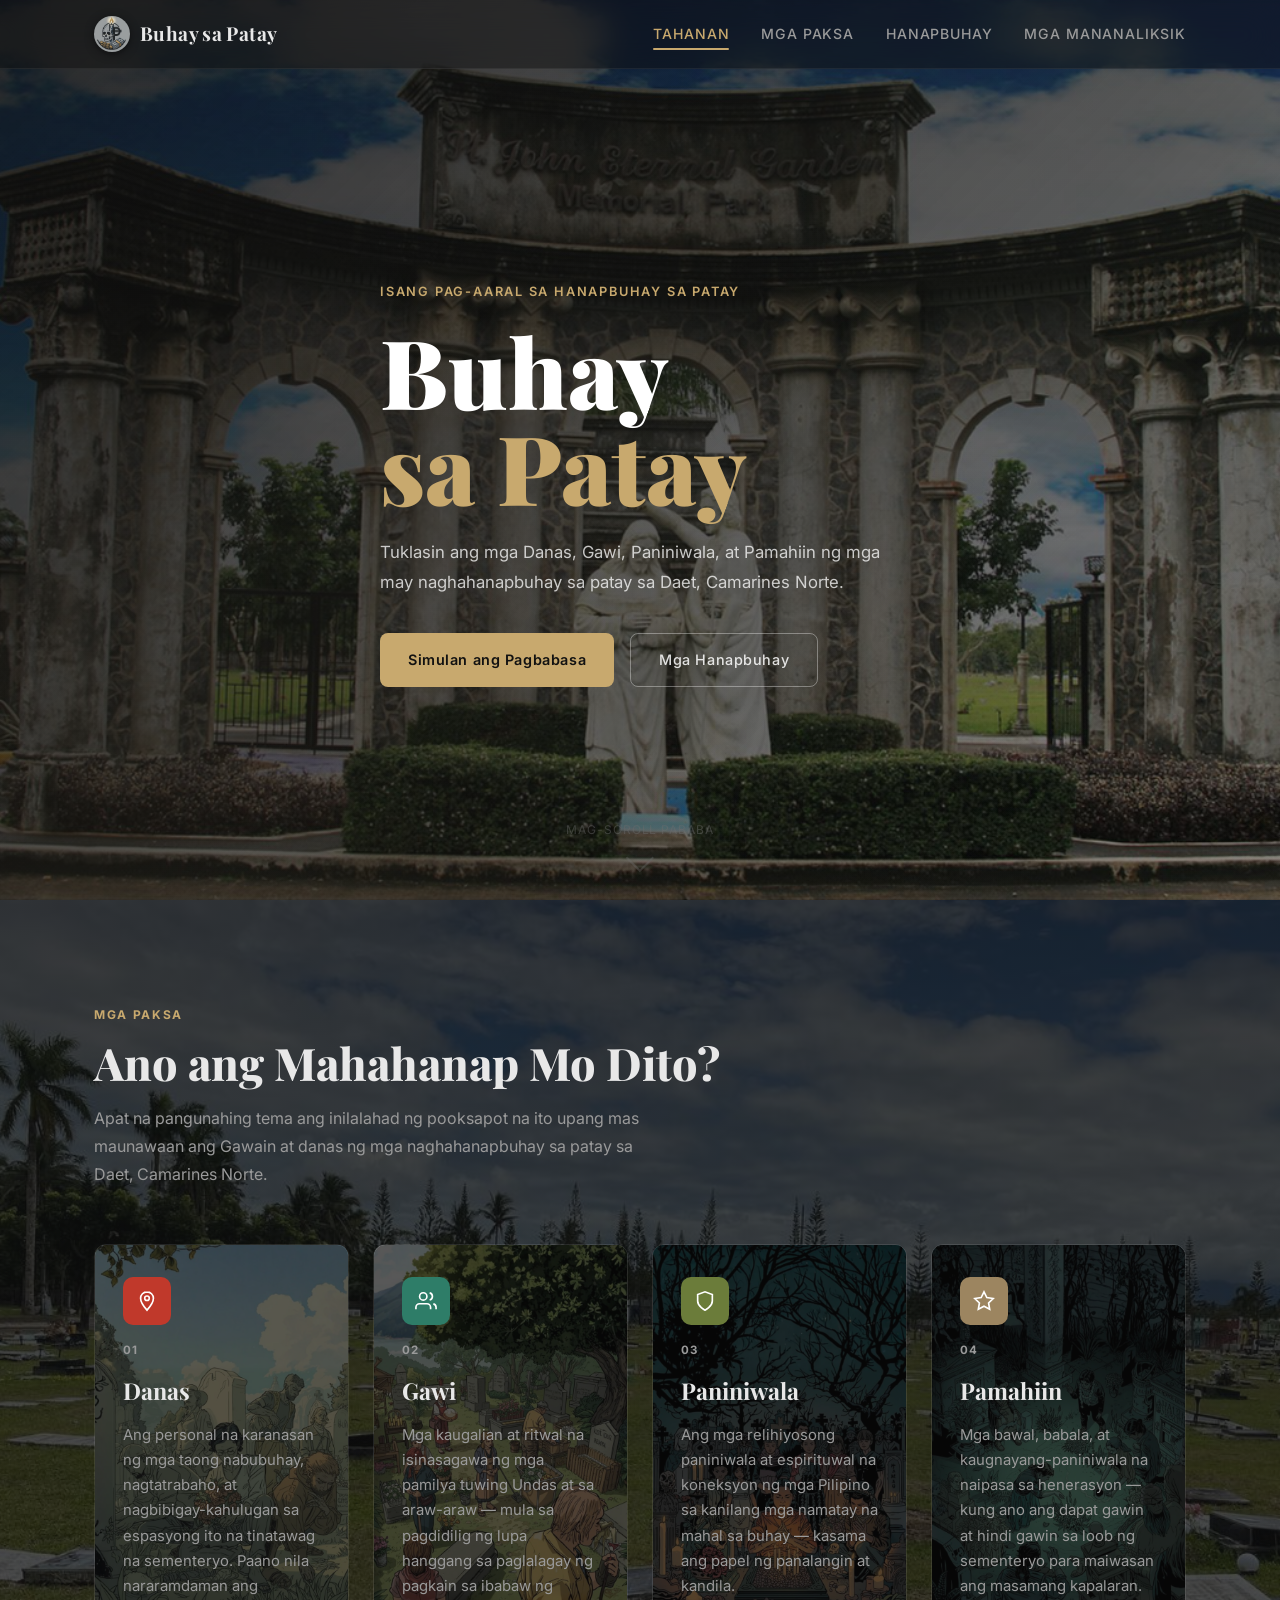
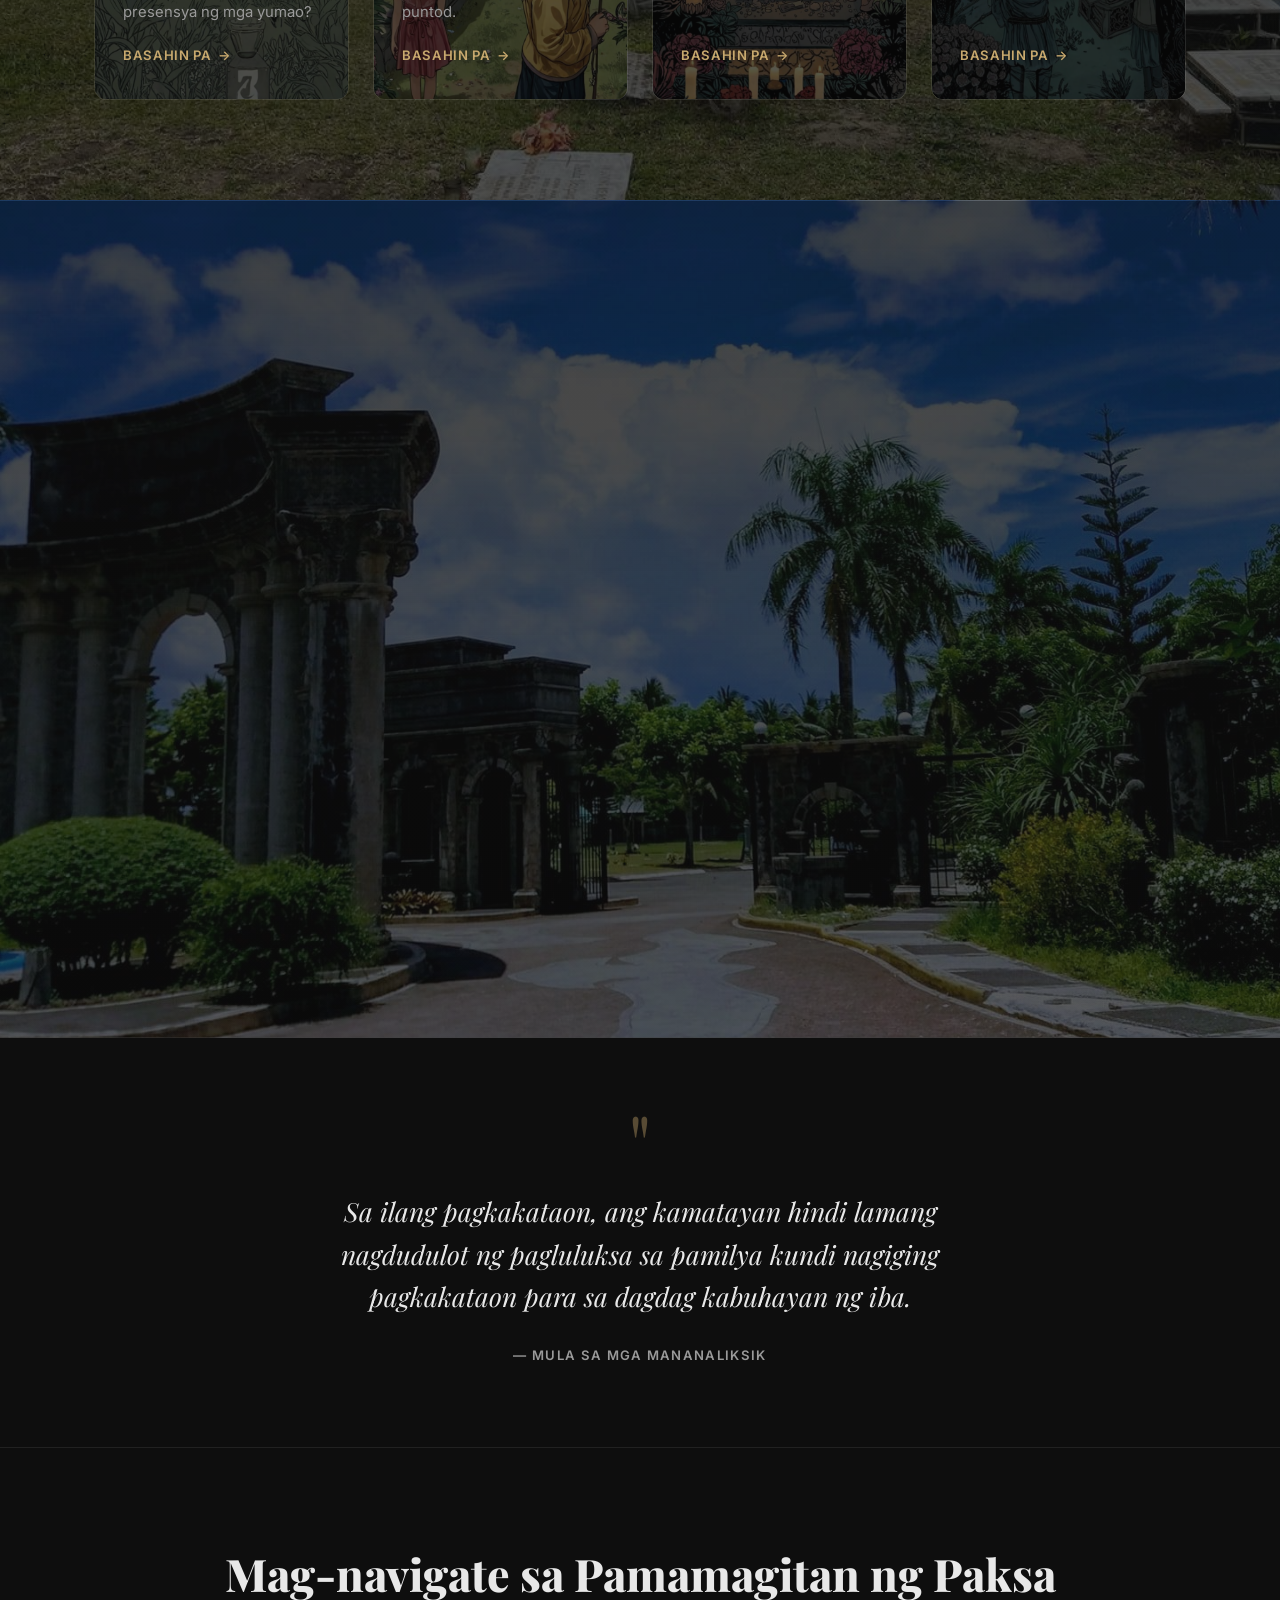
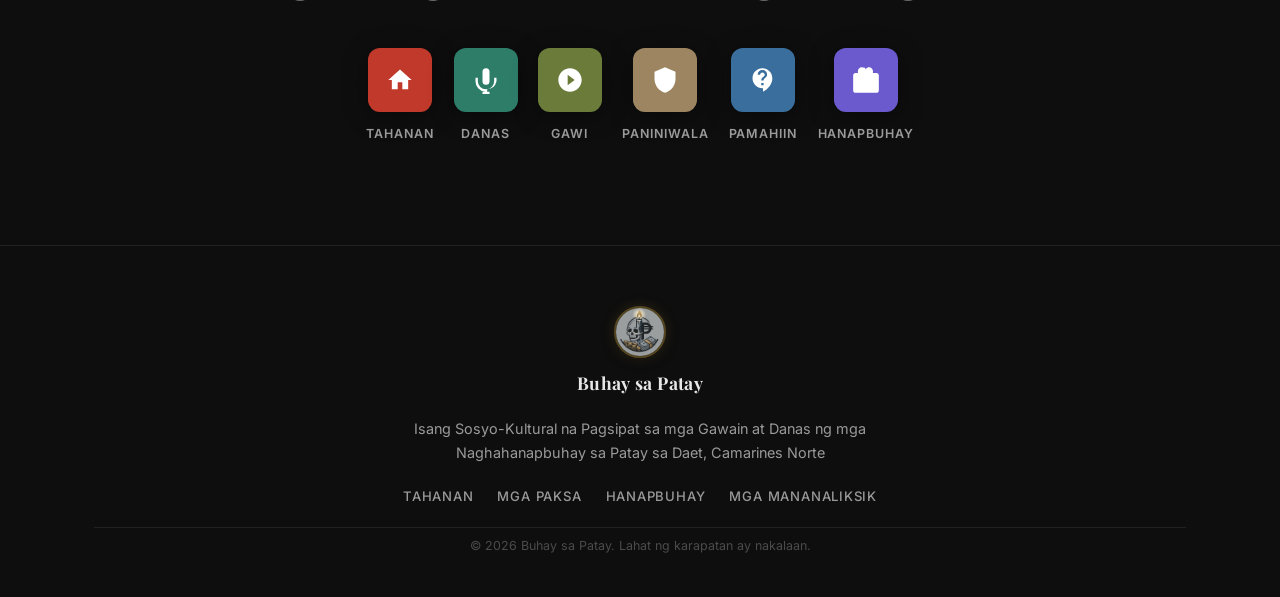
<file: index.html>
<!DOCTYPE html>
<html lang="fil" translate="no">
<head>
  <meta charset="UTF-8" />
  <meta name="google" content="notranslate" />
  <meta name="viewport" content="width=device-width, initial-scale=1.0" />
  <title>Buhay sa Patay</title>
  <link rel="icon" type="image/png" href="Assets/favicon_round.png">
  <link rel="preconnect" href="https://fonts.googleapis.com" />
  <link rel="preconnect" href="https://fonts.gstatic.com" crossorigin />
  <link href="https://fonts.googleapis.com/css2?family=Playfair+Display:wght@400;700;900&family=Inter:wght@300;400;500;600&display=swap" rel="stylesheet" />
  <link rel="stylesheet" href="style.css" />
</head>
<body>

  <!-- â”€â”€â”€ NAVBAR â”€â”€â”€ -->
  <header class="navbar">
    <div class="container nav-inner">
      <div class="brand">
        <img class="brand-icon" src="Assets/logo.png" alt="Logo">
        <span class="brand-text">Buhay sa Patay</span>
      </div>
      <nav class="nav-links">
        <a href="#home">Tahanan</a>
        <a href="#topics">Mga Paksa</a>
        <a href="#hanapbuhay">Hanapbuhay</a>
        <a href="mananaliksik.html">Mga Mananaliksik</a>
      </nav>
      <button class="hamburger" id="hamburger" aria-label="Toggle menu">
        <span></span><span></span><span></span>
      </button>
    </div>
    <div class="mobile-menu" id="mobileMenu"><div class="mobile-menu-inner"><div class="mobile-menu-inner">
      <a href="#home">Tahanan</a>
      <a href="#topics">Mga Paksa</a>
      <a href="#hanapbuhay">Hanapbuhay</a>
      <a href="mananaliksik.html">Mga Mananaliksik</a>
    </div>
  </header>

  <!-- â”€â”€â”€ HERO â”€â”€â”€ -->
  <section class="hero" id="home">
    <div class="hero-overlay"></div>
    <div class="container hero-content">
      <p class="hero-eyebrow">Isang Pag-aaral sa Hanapbuhay sa Patay</p>
      <h1 class="hero-title">Buhay<br /><span>sa Patay</span></h1>
      <p class="hero-desc">
        Tuklasin ang mga Danas, Gawi, Paniniwala, at Pamahiin ng mga 
        may naghahanapbuhay sa patay sa Daet, Camarines Norte.
      </p>
      <div class="hero-actions">
        <a href="#topics" class="btn-primary">Simulan ang Pagbabasa</a>
        <a href="#hanapbuhay" class="btn-ghost">Mga Hanapbuhay</a>
      </div>
    </div>
    <div class="hero-scroll-hint">
      <span>Mag-scroll pababa</span>
      <div class="scroll-arrow"></div>
    </div>
  </section>


  <!-- â”€â”€â”€ TOPICS SECTION â”€â”€â”€ -->
  <section class="topics" id="topics">
    <div class="container">
      <div class="section-label">Mga Paksa</div>
      <h2 class="section-title">Ano ang Mahahanap Mo Dito?</h2>
      <p class="section-sub">
        Apat na pangunahing tema ang inilalahad ng pooksapot na ito upang mas maunawaan ang 
        Gawain at danas ng mga naghahanapbuhay sa patay sa Daet, Camarines Norte.
      </p>

      <div class="cards-grid">

        <!-- Card 1 -->
        <a class="card" id="danas" href="danas.html">
          <div class="card-icon-wrap card-icon-red">
            <svg viewBox="0 0 24 24" fill="none" stroke="currentColor" stroke-width="1.8"><path d="M12 2C8.13 2 5 5.13 5 9c0 5.25 7 13 7 13s7-7.75 7-13c0-3.87-3.13-7-7-7z"/><circle cx="12" cy="9" r="2.5"/></svg>
          </div>
          <span class="card-tag">01</span>
          <h3>Danas</h3>
          <p>
            Ang personal na karanasan ng mga taong nabubuhay, nagtatrabaho, at
            nagbibigay-kahulugan sa espasyong ito na tinatawag na sementeryo.
            Paano nila nararamdaman ang presensya ng mga yumao?
          </p>
          <span class="card-link">Basahin pa <span>→</span></span>
        </a>

        <!-- Card 2 -->
        <a class="card" id="gawi" href="gawi.html">
          <div class="card-icon-wrap card-icon-teal">
            <svg viewBox="0 0 24 24" fill="none" stroke="currentColor" stroke-width="1.8"><path d="M17 21v-2a4 4 0 0 0-4-4H5a4 4 0 0 0-4 4v2"/><circle cx="9" cy="7" r="4"/><path d="M23 21v-2a4 4 0 0 0-3-3.87"/><path d="M16 3.13a4 4 0 0 1 0 7.75"/></svg>
          </div>
          <span class="card-tag">02</span>
          <h3>Gawi</h3>
          <p>
            Mga kaugalian at ritwal na isinasagawa ng mga pamilya tuwing Undas
            at sa araw-araw — mula sa pagdidilig ng lupa hanggang sa paglalagay
            ng pagkain sa ibabaw ng puntod.
          </p>
          <span class="card-link">Basahin pa <span>→</span></span>
        </a>

        <!-- Card 3 -->
        <a class="card" id="paniniwala" href="paniniwala.html">
          <div class="card-icon-wrap card-icon-olive">
            <svg viewBox="0 0 24 24" fill="none" stroke="currentColor" stroke-width="1.8"><path d="M12 22s8-4 8-10V5l-8-3-8 3v7c0 6 8 10 8 10z"/></svg>
          </div>
          <span class="card-tag">03</span>
          <h3>Paniniwala</h3>
          <p>
            Ang mga relihiyosong paniniwala at espirituwal na koneksyon ng mga
            Pilipino sa kanilang mga namatay na mahal sa buhay — kasama ang
            papel ng panalangin at kandila.
          </p>
          <span class="card-link">Basahin pa <span>→</span></span>
        </a>

        <!-- Card 4 -->
        <a class="card" id="pamahiin" href="pamahiin.html">
          <div class="card-icon-wrap card-icon-tan">
            <svg viewBox="0 0 24 24" fill="none" stroke="currentColor" stroke-width="1.8"><polygon points="12 2 15.09 8.26 22 9.27 17 14.14 18.18 21.02 12 17.77 5.82 21.02 7 14.14 2 9.27 8.91 8.26 12 2"/></svg>
          </div>
          <span class="card-tag">04</span>
          <h3>Pamahiin</h3>
          <p>
            Mga bawal, babala, at kaugnayang-paniniwala na naipasa sa henerasyon
            — kung ano ang dapat gawin at hindi gawin sa loob ng sementeryo
            para maiwasan ang masamang kapalaran.
          </p>
          <span class="card-link">Basahin pa <span>→</span></span>
        </a>

      </div>
    </div>
  </section>

  <!-- â”€â”€â”€ HANAPBUHAY FEATURE SECTION â”€â”€â”€ -->
  <section class="feature-section" id="hanapbuhay">
    <div class="container feature-inner">
      <div class="feature-text">
        <div class="section-label light">Tampok na Paksa</div>
        <h2 class="section-title light">
          Mga Hanapbuhay<br />sa Patay
        </h2>
        <p class="feature-desc">
          Hindi lang lugar ng pagdadalamhati ang sementeryo. Para sa maraming
          Pilipino, ito ay lugar din ng ikinabubuhay. Alamin ang iba't ibang
          anyo ng kabuhayan na namumukat sa loob at paligid ng sementeryo —
          mula sa pagbebenta ng bulaklak, at kandila hanggang sa mga
          manggagawang nagkukumpuni ng mga puntod.
        </p>
        <div class="feature-highlights">
          <div class="highlight-item">
            <span class="highlight-dot"></span>
            <p>Mga nagbebenta ng kandila</p>
          </div>
          <div class="highlight-item">
            <span class="highlight-dot"></span>
            <p>Mga nagbebenta ng bulaklak</p>
          </div>
          <div class="highlight-item">
            <span class="highlight-dot"></span>
            <p>Mga gumagawa ng lapida</p>
          </div>
          <div class="highlight-item">
            <span class="highlight-dot"></span>
            <p>Paglilinis at pag-aalaga ng puntod</p>
          </div>
          <div class="highlight-item">
            <span class="highlight-dot"></span>
            <p>Gumagawa ng ataol o kabaong</p>
          </div>
          <div class="highlight-item">
            <span class="highlight-dot"></span>
            <p>Make-up artist ng patay</p>
          </div>
        </div>
        <a href="#" class="btn-primary">Tuklasin ang mga Kwento</a>
      </div>
      <div class="feature-gallery">
        <a href="kandila.html" class="gallery-card gallery-card-link">
          <div class="gallery-placeholder gp-3" style="background-image:linear-gradient(to top, rgba(0,0,0,0.65) 0%, rgba(0,0,0,0.15) 60%), url('Assets/hanapbuhay_kandilaa.jpg'); background-size:cover; background-position:top center;">
            <span>Nagbebenta ng Kandila →</span>
          </div>
        </a>
        <a href="bulaklak.html" class="gallery-card gallery-card-link">
          <div class="gallery-placeholder gp-1" style="background-image:linear-gradient(to top, rgba(0,0,0,0.65) 0%, rgba(0,0,0,0.15) 60%), url('Assets/hanapbuhay_bulaklak.jpg'); background-size:cover; background-position:top center;">
            <span>Nagbebenta ng Bulaklak →</span>
          </div>
        </a>
        <a href="lapida.html" class="gallery-card gallery-card-link">
          <div class="gallery-placeholder gp-2" style="background-image:linear-gradient(to top, rgba(0,0,0,0.65) 0%, rgba(0,0,0,0.15) 60%), url('Assets/hanapbuhay_lapida.jpg'); background-size:cover; background-position:top center;">
            <span>Gumagawa ng Lapida →</span>
          </div>
        </a>
        <a href="naglilinis.html" class="gallery-card gallery-card-link">
          <div class="gallery-placeholder gp-4" style="background-image:linear-gradient(to top, rgba(0,0,0,0.65) 0%, rgba(0,0,0,0.15) 60%), url('Assets/hanapbuhay_paglilinis.jpg'); background-size:cover; background-position:top center;">
            <span>Naglilinis ng Puntod →</span>
          </div>
        </a>
        <a href="ataol.html" class="gallery-card gallery-card-link">
          <div class="gallery-placeholder gp-5" style="background-image:linear-gradient(to top, rgba(0,0,0,0.65) 0%, rgba(0,0,0,0.15) 60%), url('Assets/hanapbuhay_ataol.jpg'); background-size:cover; background-position:top center;">
            <span>Gumagawa ng Ataol →</span>
          </div>
        </a>
        <a href="tagaganda.html" class="gallery-card gallery-card-link">
          <div class="gallery-placeholder gp-6" style="background-image:linear-gradient(to top, rgba(0,0,0,0.65) 0%, rgba(0,0,0,0.15) 60%), url('Assets/hanapbuhay_make-up_artist.jpg'); background-size:cover; background-position:top center;">
            <span>Make-up Artist ng Patay →</span>
          </div>
        </a>
      </div>
    </div>
  </section>

  <!-- â”€â”€â”€ QUOTE SECTION â”€â”€â”€ -->
  <section class="quote-section">
    <div class="container">
      <blockquote>
        <span class="quote-mark">"</span>
        <p>
          Sa ilang pagkakataon, ang kamatayan hindi lamang nagdudulot ng pagluluksa sa pamilya 
          kundi nagiging pagkakataon para sa dagdag kabuhayan ng iba.
        </p>
        <cite>— Mula sa mga Mananaliksik</cite>
      </blockquote>
    </div>
  </section>

  <!-- â”€â”€â”€ BOTTOM NAV / QUICK LINKS â”€â”€â”€ -->
  <section class="quick-nav">
    <div class="container">
      <h2 class="section-title center">Mag-navigate sa Pamamagitan ng Paksa</h2>
      <div class="qnav-grid">
        <a href="#home" class="qnav-item">
          <div class="qnav-icon qn-red">
            <svg viewBox="0 0 24 24" fill="currentColor"><path d="M10 20v-6h4v6h5v-8h3L12 3 2 12h3v8z"/></svg>
          </div>
          <span>Tahanan</span>
        </a>
        <a href="danas.html" class="qnav-item">
          <div class="qnav-icon qn-teal">
            <svg viewBox="0 0 24 24" fill="currentColor"><path d="M12 2a3 3 0 0 1 3 3v8a3 3 0 0 1-6 0V5a3 3 0 0 1 3-3z M19 10v3a7 7 0 0 1-14 0v-3H3v3a9 9 0 0 0 8 8.94V22H9v2h6v-2h-2v-2.06A9 9 0 0 0 21 13v-3h-2z" fill-rule="evenodd"/></svg>
          </div>
          <span>Danas</span>
        </a>
        <a href="gawi.html" class="qnav-item">
          <div class="qnav-icon qn-olive">
            <svg viewBox="0 0 24 24" fill="currentColor"><path d="M12 2C6.48 2 2 6.48 2 12s4.48 10 10 10 10-4.48 10-10S17.52 2 12 2zm-2 14.5v-9l6 4.5-6 4.5z"/></svg>
          </div>
          <span>Gawi</span>
        </a>
        <a href="paniniwala.html" class="qnav-item">
          <div class="qnav-icon qn-tan">
            <svg viewBox="0 0 24 24" fill="currentColor"><path d="M12 1L3 5v6c0 5.55 3.84 10.74 9 12 5.16-1.26 9-6.45 9-12V5l-9-4z"/></svg>
          </div>
          <span>Paniniwala</span>
        </a>
        <a href="pamahiin.html" class="qnav-item">
          <div class="qnav-icon qn-blue">
            <svg viewBox="0 0 24 24" fill="currentColor"><path d="M11.5 2C6.81 2 3 5.81 3 10.5S6.81 19 11.5 19h.5v3c4.86-2.34 8-7 8-11.5C20 5.81 16.19 2 11.5 2zm1 14.5h-2v-2h2v2zm0-4h-2c0-3.25 3-3 3-5 0-1.1-.9-2-2-2s-2 .9-2 2h-2c0-2.21 1.79-4 4-4s4 1.79 4 4c0 2.5-3 2.75-3 5z"/></svg>
          </div>
          <span>Pamahiin</span>
        </a>
        <a href="#hanapbuhay" class="qnav-item">
          <div class="qnav-icon qn-purple">
            <svg viewBox="0 0 24 24" fill="currentColor"><path d="M20 6h-2.18c.07-.44.18-.88.18-1.35C18 2.51 16.49 1 14.65 1c-1.11 0-2.05.56-2.72 1.41L12 3.24l-.93-1.83C10.41 1.56 9.46 1 8.35 1 6.52 1 5 2.51 5 4.65c0 .47.11.91.18 1.35H3c-1.1 0-2 .9-2 2v13c0 1.1.9 2 2 2h18c1.1 0 2-.9 2-2V8c0-1.1-.9-2-2-2z"/></svg>
          </div>
          <span>Hanapbuhay</span>
        </a>
      </div>
    </div>
  </section>

  <!-- â”€â”€â”€ FOOTER â”€â”€â”€ -->
  <footer class="footer">
    <div class="container footer-inner">
      <div class="footer-brand">
        <img class="brand-icon" src="Assets/logo.png" alt="Logo">
        <span class="brand-text">Buhay sa Patay</span>
      </div>
      <p class="footer-desc">Isang Sosyo-Kultural na Pagsipat sa mga Gawain at Danas ng mga Naghahanapbuhay sa Patay sa Daet, Camarines Norte</p>
      <div class="footer-links">
        <a href="#home">Tahanan</a>
        <a href="#topics">Mga Paksa</a>
        <a href="#hanapbuhay">Hanapbuhay</a>
        <a href="mananaliksik.html">Mga Mananaliksik</a>
      </div>
      <p class="footer-copy">© 2026 Buhay sa Patay. Lahat ng karapatan ay nakalaan.</p>
    </div>
  </footer>

  <script src="main.js"></script>
</body>
</html>
</file>
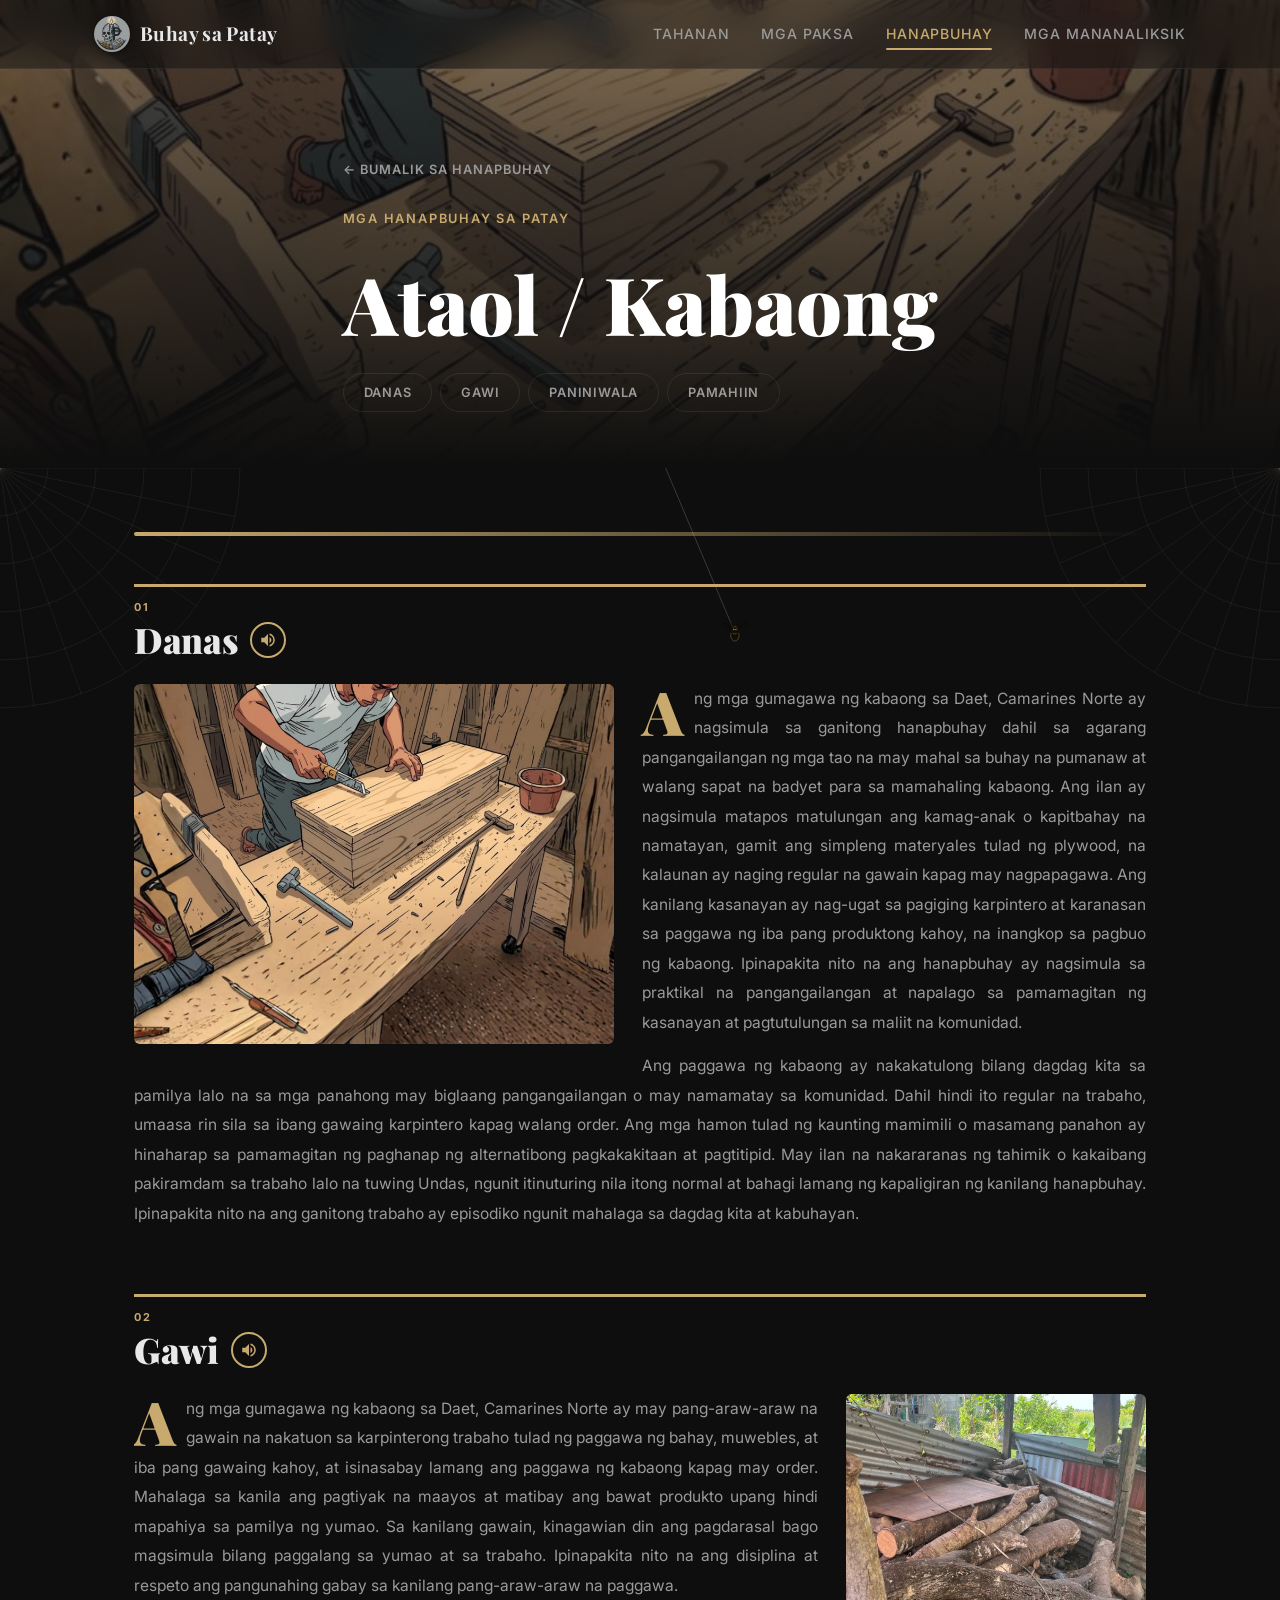
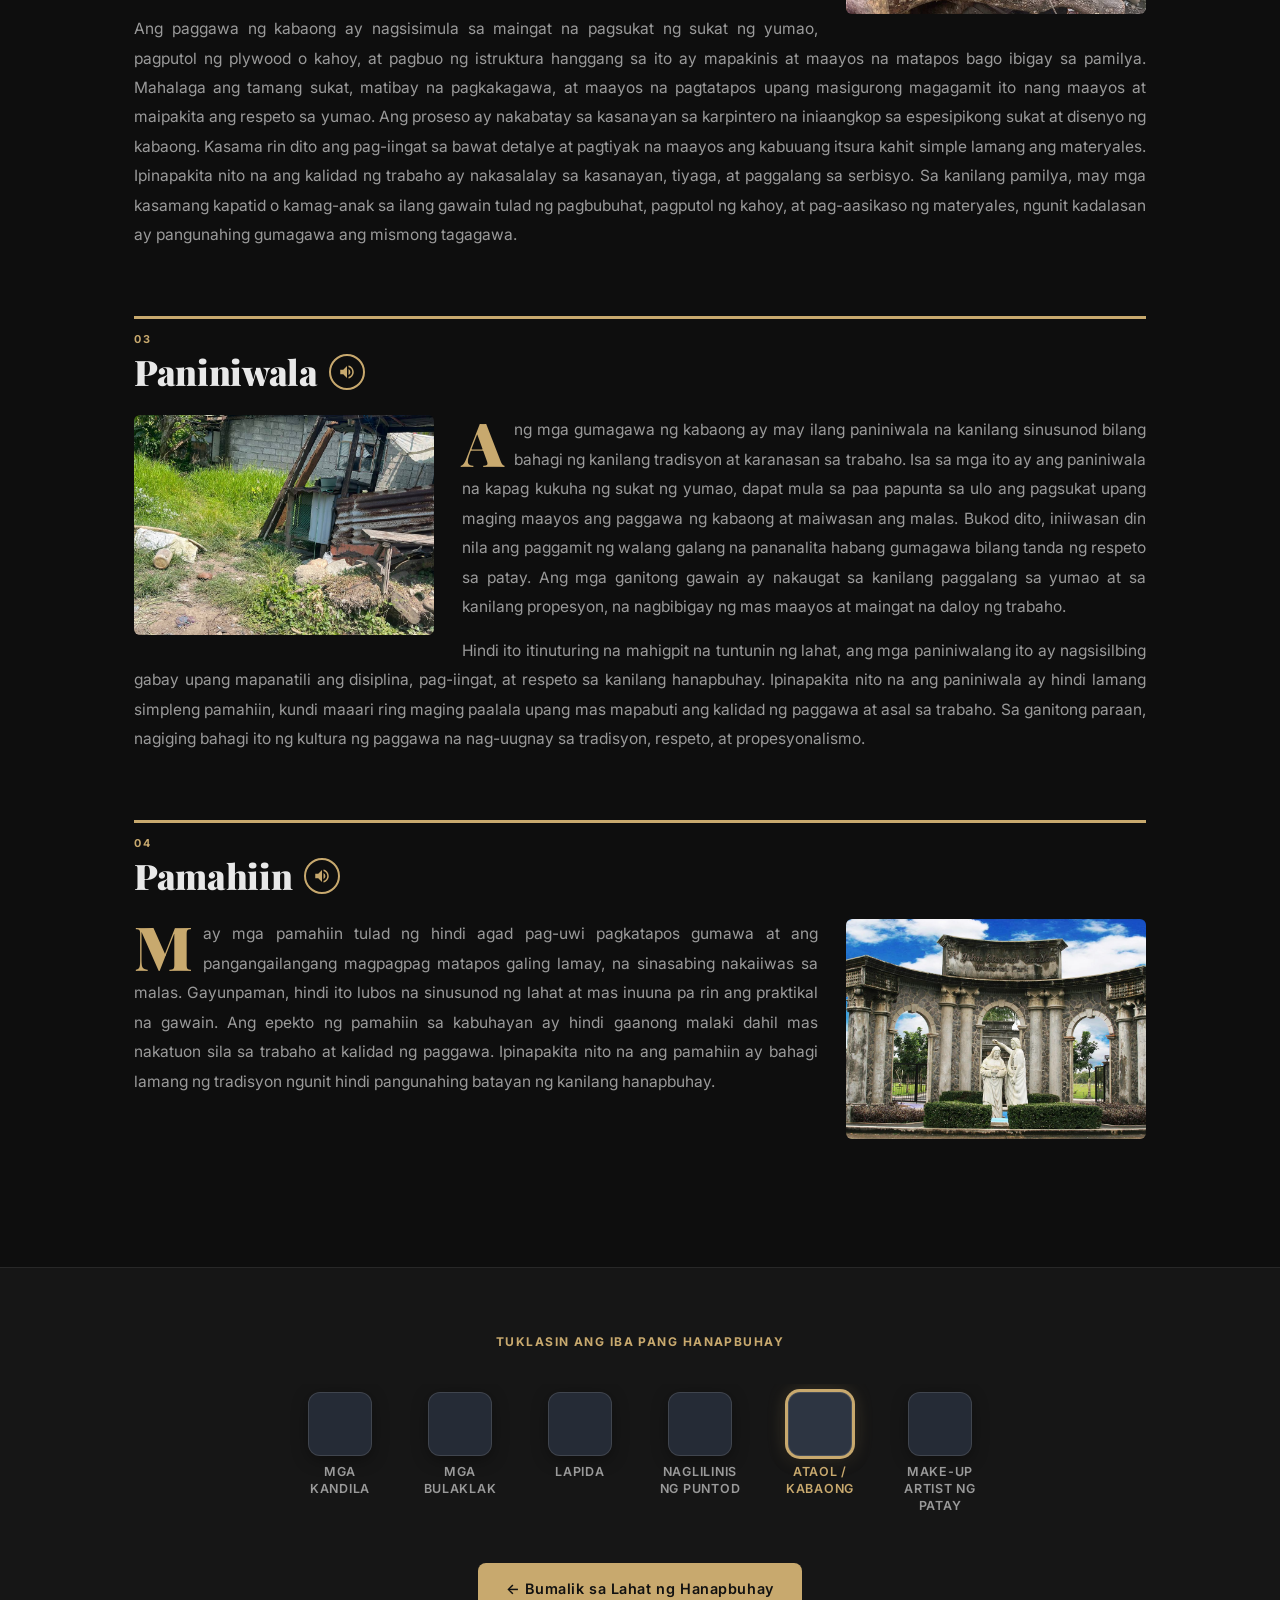
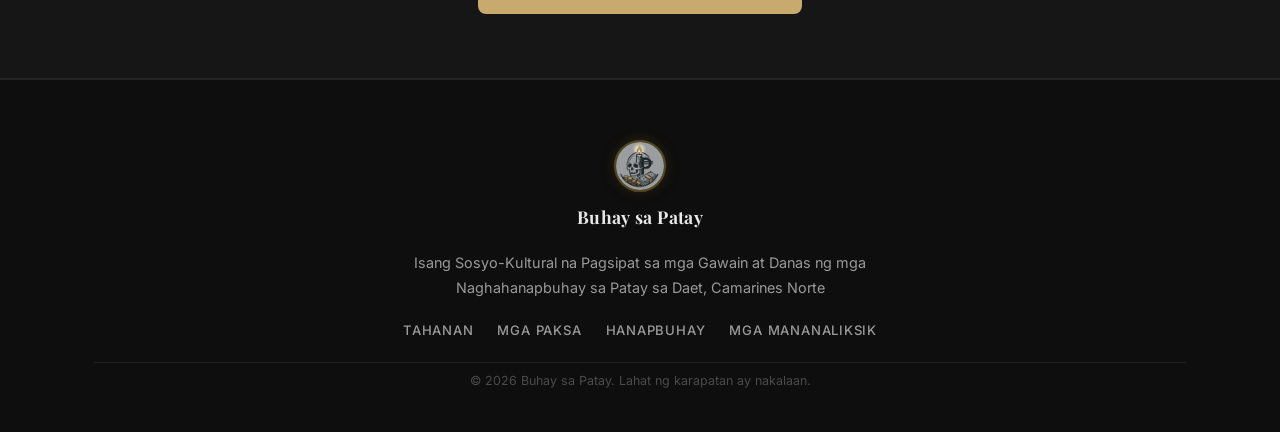
<file: ataol.html>
<!DOCTYPE html>
<html lang="fil" translate="no">
<head>
  <meta charset="UTF-8" />
  <meta name="google" content="notranslate" />
  <meta name="viewport" content="width=device-width, initial-scale=1.0" />
  <title>Ataol / Kabaong — Buhay sa Patay</title>
  <link rel="icon" type="image/png" href="Assets/favicon_round.png">
  <link rel="preconnect" href="https://fonts.googleapis.com" />
  <link rel="preconnect" href="https://fonts.gstatic.com" crossorigin />
  <link href="https://fonts.googleapis.com/css2?family=Playfair+Display:wght@400;700;900&family=Inter:wght@300;400;500;600&display=swap" rel="stylesheet" />
  <link rel="stylesheet" href="style.css" />
  <link rel="stylesheet" href="detail.css" />
  <script src="https://cdn.lordicon.com/lordicon.js"></script>
</head>
<body data-page-parity="odd">

  <!-- â”€â”€â”€ NAVBAR â”€â”€â”€ -->
  <header class="navbar">
    <div class="container nav-inner">
      <div class="brand">
        <a href="index.html" style="display:flex;align-items:center;gap:10px;text-decoration:none;color:inherit;">
          <img class="brand-icon" src="Assets/logo.png" alt="Logo">
          <span class="brand-text">Buhay sa Patay</span>
        </a>
      </div>
      <nav class="nav-links">
        <a href="index.html">Tahanan</a>
        <a href="index.html#topics">Mga Paksa</a>
        <a href="index.html#hanapbuhay" class="active">Hanapbuhay</a>
        <a href="mananaliksik.html">Mga Mananaliksik</a>
      </nav>
      <button class="hamburger" id="hamburger" aria-label="Toggle menu">
        <span></span><span></span><span></span>
      </button>
    </div>
    <div class="mobile-menu" id="mobileMenu"><div class="mobile-menu-inner"><div class="mobile-menu-inner">
      <a href="index.html">Tahanan</a>
      <a href="index.html#topics">Mga Paksa</a>
      <a href="index.html#hanapbuhay">Hanapbuhay</a>
      <a href="mananaliksik.html">Mga Mananaliksik</a>
    </div>
  </header>

  <!-- â”€â”€â”€ DETAIL HERO â”€â”€â”€ -->
  <!-- TODO: palitan ang 'Assets/ataol.jpg' ng tamang image path -->
  <section class="detail-hero" style="background-image:url('Assets/hanapbuhay_ataol.jpg')">
    <div class="detail-hero-overlay"></div>
    <div class="container detail-hero-content">
      <a href="index.html#hanapbuhay" class="back-link">← Bumalik sa Hanapbuhay</a>
      <div class="detail-hero-icon"><lord-icon src="https://cdn.lordicon.com/jqluolug.json" trigger="loop" delay="2000" style="width:72px;height:72px"></lord-icon></div>
      <p class="hero-eyebrow">Mga Hanapbuhay sa Patay</p>
      <h1 class="detail-hero-title">Ataol / Kabaong</h1>
      <div class="detail-tabs">
        <a href="#danas" class="detail-tab">Danas</a>
        <a href="#gawi" class="detail-tab">Gawi</a>
        <a href="#paniniwala" class="detail-tab">Paniniwala</a>
        <a href="#pamahiin" class="detail-tab">Pamahiin</a>
      </div>
    </div>
  </section>

  <!-- â”€â”€â”€ CONTENT â”€â”€â”€ -->
  <main class="detail-main">
    <div class="container detail-content">

      <!-- DANAS -->
      <section class="detail-section" id="danas">
        <div class="detail-section-label">
          <span class="dsec-number">01</span>
          <h2>Danas <button class="audio-btn" data-audio="Assets/Audio/Danas-Ataol.mp3" aria-label="Pakinggan ang seksyon"><svg viewBox="0 0 24 24" fill="currentColor"><path d="M3 9v6h4l5 5V4L7 9H3zm13.5 3A4.5 4.5 0 0 0 14 7.97v8.05c1.48-.73 2.5-2.25 2.5-4.02zM14 3.23v2.06c2.89.86 5 3.54 5 6.71s-2.11 5.85-5 6.71v2.06c4.01-.91 7-4.49 7-8.77s-2.99-7.86-7-8.77z"/></svg></button></h2>
        </div>
        <div class="detail-section-body">
          <img class="news-img" src="Assets/hanapbuhay_ataol.jpg" alt="Paggawa ng ataol o kabaong">
          <p>Ang mga gumagawa ng kabaong sa Daet, Camarines Norte ay nagsimula sa ganitong hanapbuhay dahil sa agarang pangangailangan ng mga tao na may mahal sa buhay na pumanaw at walang sapat na badyet para sa mamahaling kabaong. Ang ilan ay nagsimula matapos matulungan ang kamag-anak o kapitbahay na namatayan, gamit ang simpleng materyales tulad ng plywood, na kalaunan ay naging regular na gawain kapag may nagpapagawa. Ang kanilang kasanayan ay nag-ugat sa pagiging karpintero at karanasan sa paggawa ng iba pang produktong kahoy, na inangkop sa pagbuo ng kabaong. Ipinapakita nito na ang hanapbuhay ay nagsimula sa praktikal na pangangailangan at napalago sa pamamagitan ng kasanayan at pagtutulungan sa maliit na komunidad.</p>
          <p>Ang paggawa ng kabaong ay nakakatulong bilang dagdag kita sa pamilya lalo na sa mga panahong may biglaang pangangailangan o may namamatay sa komunidad. Dahil hindi ito regular na trabaho, umaasa rin sila sa ibang gawaing karpintero kapag walang order. Ang mga hamon tulad ng kaunting mamimili o masamang panahon ay hinaharap sa pamamagitan ng paghanap ng alternatibong pagkakakitaan at pagtitipid. May ilan na nakararanas ng tahimik o kakaibang pakiramdam sa trabaho lalo na tuwing Undas, ngunit itinuturing nila itong normal at bahagi lamang ng kapaligiran ng kanilang hanapbuhay. Ipinapakita nito na ang ganitong trabaho ay episodiko ngunit mahalaga sa dagdag kita at kabuhayan.</p>
        </div>
      </section>

      <div class="detail-divider"></div>

      <!-- GAWI -->
      <section class="detail-section" id="gawi">
        <div class="detail-section-label">
          <span class="dsec-number">02</span>
          <h2>Gawi <button class="audio-btn" data-audio="Assets/Audio/Gawi-Ataol.mp3" aria-label="Pakinggan ang seksyon"><svg viewBox="0 0 24 24" fill="currentColor"><path d="M3 9v6h4l5 5V4L7 9H3zm13.5 3A4.5 4.5 0 0 0 14 7.97v8.05c1.48-.73 2.5-2.25 2.5-4.02zM14 3.23v2.06c2.89.86 5 3.54 5 6.71s-2.11 5.85-5 6.71v2.06c4.01-.91 7-4.49 7-8.77s-2.99-7.86-7-8.77z"/></svg></button></h2>
        </div>
        <div class="detail-section-body">
          <img class="news-img" src="Assets/ataol_1.jpg" alt="Sementeryo">
          <p>Ang mga gumagawa ng kabaong sa Daet, Camarines Norte ay may pang-araw-araw na gawain na nakatuon sa karpinterong trabaho tulad ng paggawa ng bahay, muwebles, at iba pang gawaing kahoy, at isinasabay lamang ang paggawa ng kabaong kapag may order. Mahalaga sa kanila ang pagtiyak na maayos at matibay ang bawat produkto upang hindi mapahiya sa pamilya ng yumao. Sa kanilang gawain, kinagawian din ang pagdarasal bago magsimula bilang paggalang sa yumao at sa trabaho. Ipinapakita nito na ang disiplina at respeto ang pangunahing gabay sa kanilang pang-araw-araw na paggawa.</p>
          <p>Ang paggawa ng kabaong ay nagsisimula sa maingat na pagsukat ng sukat ng yumao, pagputol ng plywood o kahoy, at pagbuo ng istruktura hanggang sa ito ay mapakinis at maayos na matapos bago ibigay sa pamilya. Mahalaga ang tamang sukat, matibay na pagkakagawa, at maayos na pagtatapos upang masigurong magagamit ito nang maayos at maipakita ang respeto sa yumao. Ang proseso ay nakabatay sa kasanayan sa karpintero na iniaangkop sa espesipikong sukat at disenyo ng kabaong. Kasama rin dito ang pag-iingat sa bawat detalye at pagtiyak na maayos ang kabuuang itsura kahit simple lamang ang materyales. Ipinapakita nito na ang kalidad ng trabaho ay nakasalalay sa kasanayan, tiyaga, at paggalang sa serbisyo. Sa kanilang pamilya, may mga kasamang kapatid o kamag-anak sa ilang gawain tulad ng pagbubuhat, pagputol ng kahoy, at pag-aasikaso ng materyales, ngunit kadalasan ay pangunahing gumagawa ang mismong tagagawa.</p>
        </div>
      </section>

      <div class="detail-divider"></div>

      <!-- PANINIWALA -->
      <section class="detail-section" id="paniniwala">
        <div class="detail-section-label">
          <span class="dsec-number">03</span>
          <h2>Paniniwala <button class="audio-btn" data-audio="Assets/Audio/Paniniwala-Ataol.mp3" aria-label="Pakinggan ang seksyon"><svg viewBox="0 0 24 24" fill="currentColor"><path d="M3 9v6h4l5 5V4L7 9H3zm13.5 3A4.5 4.5 0 0 0 14 7.97v8.05c1.48-.73 2.5-2.25 2.5-4.02zM14 3.23v2.06c2.89.86 5 3.54 5 6.71s-2.11 5.85-5 6.71v2.06c4.01-.91 7-4.49 7-8.77s-2.99-7.86-7-8.77z"/></svg></button></h2>
        </div>
        <div class="detail-section-body">
          <img class="news-img" src="Assets/ataol_2.jpg" alt="Sementeryo">
          <p>Ang mga gumagawa ng kabaong ay may ilang paniniwala na kanilang sinusunod bilang bahagi ng kanilang tradisyon at karanasan sa trabaho. Isa sa mga ito ay ang paniniwala na kapag kukuha ng sukat ng yumao, dapat mula sa paa papunta sa ulo ang pagsukat upang maging maayos ang paggawa ng kabaong at maiwasan ang malas. Bukod dito, iniiwasan din nila ang paggamit ng walang galang na pananalita habang gumagawa bilang tanda ng respeto sa patay. Ang mga ganitong gawain ay nakaugat sa kanilang paggalang sa yumao at sa kanilang propesyon, na nagbibigay ng mas maayos at maingat na daloy ng trabaho.</p>
          <p>Hindi ito itinuturing na mahigpit na tuntunin ng lahat, ang mga paniniwalang ito ay nagsisilbing gabay upang mapanatili ang disiplina, pag-iingat, at respeto sa kanilang hanapbuhay. Ipinapakita nito na ang paniniwala ay hindi lamang simpleng pamahiin, kundi maaari ring maging paalala upang mas mapabuti ang kalidad ng paggawa at asal sa trabaho. Sa ganitong paraan, nagiging bahagi ito ng kultura ng paggawa na nag-uugnay sa tradisyon, respeto, at propesyonalismo.</p>
        </div>
      </section>

      <div class="detail-divider"></div>

      <!-- PAMAHIIN -->
      <section class="detail-section" id="pamahiin">
        <div class="detail-section-label">
          <span class="dsec-number">04</span>
          <h2>Pamahiin <button class="audio-btn" data-audio="Assets/Audio/Pamahiin-Ataol.mp3" aria-label="Pakinggan ang seksyon"><svg viewBox="0 0 24 24" fill="currentColor"><path d="M3 9v6h4l5 5V4L7 9H3zm13.5 3A4.5 4.5 0 0 0 14 7.97v8.05c1.48-.73 2.5-2.25 2.5-4.02zM14 3.23v2.06c2.89.86 5 3.54 5 6.71s-2.11 5.85-5 6.71v2.06c4.01-.91 7-4.49 7-8.77s-2.99-7.86-7-8.77z"/></svg></button></h2>
        </div>
        <div class="detail-section-body">
          <img class="news-img" src="Assets/main_bg.png" alt="Sementeryo">
          <p>May mga pamahiin tulad ng hindi agad pag-uwi pagkatapos gumawa at ang pangangailangang magpagpag matapos galing lamay, na sinasabing nakaiiwas sa malas. Gayunpaman, hindi ito lubos na sinusunod ng lahat at mas inuuna pa rin ang praktikal na gawain. Ang epekto ng pamahiin sa kabuhayan ay hindi gaanong malaki dahil mas nakatuon sila sa trabaho at kalidad ng paggawa. Ipinapakita nito na ang pamahiin ay bahagi lamang ng tradisyon ngunit hindi pangunahing batayan ng kanilang hanapbuhay.</p>
      </section>

    </div>
  </main>

  <!-- â”€â”€â”€ HANAPBUHAY NAV â”€â”€â”€ -->
  <section class="hbnav">
    <div class="container">
      <p class="hbnav-label">Tuklasin ang iba pang Hanapbuhay</p>
      <div class="hbnav-grid">
        <a href="kandila.html" class="hbnav-item">
          <div class="hbnav-icon" style="background:var(--tan)"><lord-icon src="https://cdn.lordicon.com/mfgtmuty.json" trigger="hover" colors="primary:#848484,secondary:#f24c00,tertiary:#d59f80" style="width:40px;height:40px"></lord-icon></div>
          <span>Mga Kandila</span>
        </a>
        <a href="bulaklak.html" class="hbnav-item">
          <div class="hbnav-icon" style="background:var(--teal)"><lord-icon src="https://cdn.lordicon.com/etuixrny.json" trigger="hover" colors="primary:#e4e4e4,secondary:#ffc738" style="width:40px;height:40px"></lord-icon></div>
          <span>Mga Bulaklak</span>
        </a>
        <a href="lapida.html" class="hbnav-item">
          <div class="hbnav-icon" style="background:var(--olive)"><lord-icon src="https://cdn.lordicon.com/sjhlybob.json" trigger="hover" colors="primary:#d59f80,secondary:#848484,tertiary:#646e78" style="width:40px;height:40px"></lord-icon></div>
          <span>Lapida</span>
        </a>
        <a href="naglilinis.html" class="hbnav-item">
          <div class="hbnav-icon" style="background:var(--blue)"><lord-icon src="https://cdn.lordicon.com/ijwgvxns.json" trigger="hover" colors="primary:#646e78,secondary:#d59f80,tertiary:#f9c9c0,quaternary:#c67d53,quinary:#848484,senary:#b26836" style="width:40px;height:40px"></lord-icon></div>
          <span>Naglilinis ng Puntod</span>
        </a>
        <span class="hbnav-item hbnav-item--active">
          <div class="hbnav-icon" style="background:var(--purple)"><lord-icon src="https://cdn.lordicon.com/jqluolug.json" trigger="hover" style="width:40px;height:40px"></lord-icon></div>
          <span>Ataol / Kabaong</span>
        </span>
        <a href="tagaganda.html" class="hbnav-item">
          <div class="hbnav-icon" style="background:var(--red)"><lord-icon src="https://cdn.lordicon.com/znrcrqdz.json" trigger="hover" colors="primary:#a66037" style="width:40px;height:40px"></lord-icon></div>
          <span>Make-up Artist ng Patay</span>
        </a>
      </div>
      <div class="hbnav-footer">
        <a href="index.html#hanapbuhay" class="btn-primary">← Bumalik sa Lahat ng Hanapbuhay</a>
      </div>
    </div>
  </section>

  <!-- ─── FOOTER ─── -->
  <footer class="footer">
    <div class="container footer-inner">
      <div class="footer-brand">
        <img class="brand-icon" src="Assets/logo.png" alt="Logo">
        <span class="brand-text">Buhay sa Patay</span>
      </div>
      <p class="footer-desc">Isang Sosyo-Kultural na Pagsipat sa mga Gawain at Danas ng mga Naghahanapbuhay sa Patay sa Daet, Camarines Norte</p>
      <div class="footer-links">
        <a href="index.html">Tahanan</a>
        <a href="index.html#topics">Mga Paksa</a>
        <a href="index.html#hanapbuhay">Hanapbuhay</a>
        <a href="mananaliksik.html">Mga Mananaliksik</a>
      </div>
      <p class="footer-copy">© 2026 Buhay sa Patay. Lahat ng karapatan ay nakalaan.</p>
    </div>
  </footer>

  <!-- ─── FLOATING AUDIO PLAYER ─── -->
  <div id="floatingPlayer" class="floating-player" aria-hidden="true">
    <div class="fp-label">
      <svg viewBox="0 0 24 24" fill="currentColor" width="14" height="14"><path d="M3 9v6h4l5 5V4L7 9H3zm13.5 3A4.5 4.5 0 0 0 14 7.97v8.05c1.48-.73 2.5-2.25 2.5-4.02zM14 3.23v2.06c2.89.86 5 3.54 5 6.71s-2.11 5.85-5 6.71v2.06c4.01-.91 7-4.49 7-8.77s-2.99-7.86-7-8.77z"/></svg>
      <span id="fpTitle">—</span>
    </div>
    <div class="fp-controls">
      <button id="fpPlayPause" class="fp-btn" aria-label="Play / Pause">
        <svg viewBox="0 0 24 24" fill="currentColor"><path d="M6 19h4V5H6v14zm8-14v14h4V5h-4z"/></svg>
      </button>
      <button id="fpStop" class="fp-btn fp-btn-stop" aria-label="Itigil">
        <svg viewBox="0 0 24 24" fill="currentColor"><path d="M6 6h12v12H6z"/></svg>
      </button>
    </div>
  </div>

  <script src="main.js"></script>
  <script src="spider.js"></script>
</body>
</html>
</file>
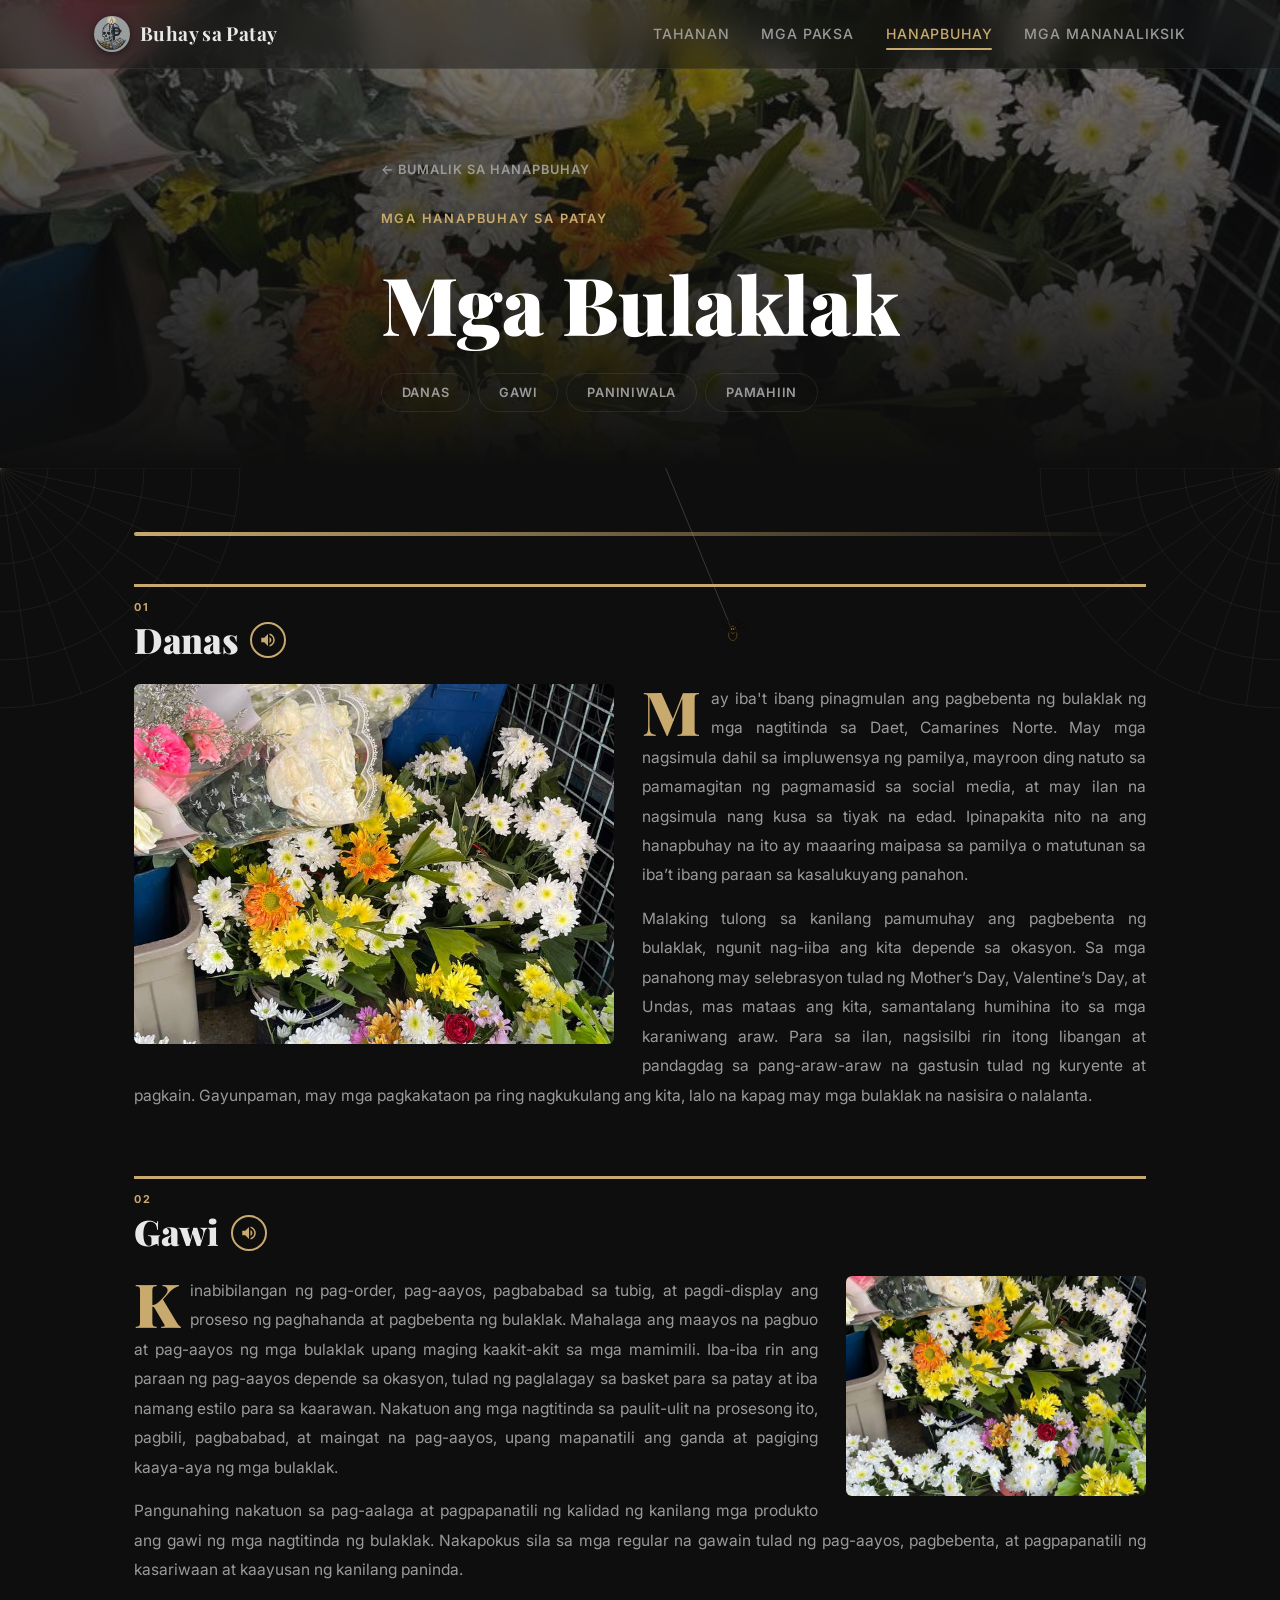
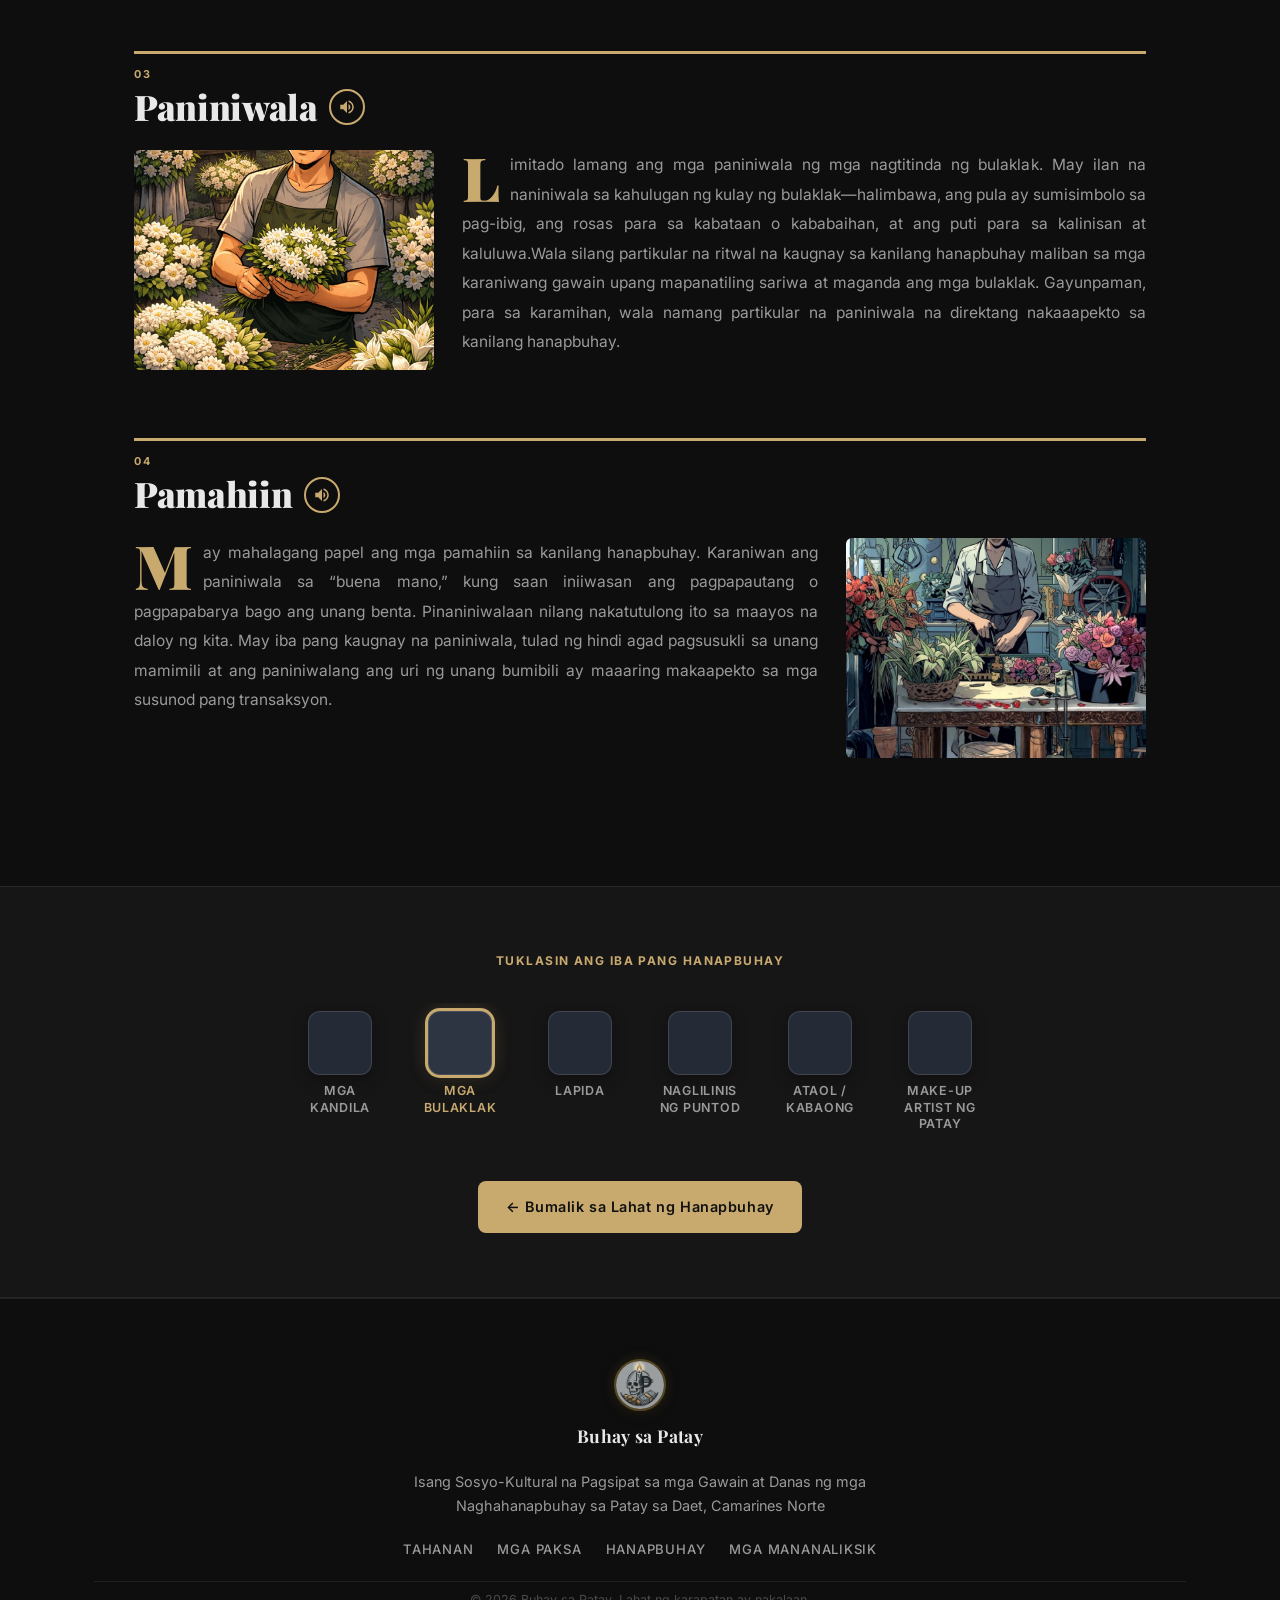
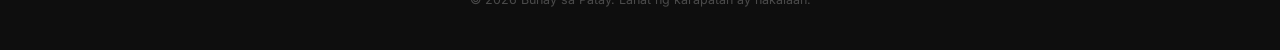
<file: bulaklak.html>
<!DOCTYPE html>
<html lang="fil" translate="no">
<head>
  <meta charset="UTF-8" />
  <meta name="google" content="notranslate" />
  <meta name="viewport" content="width=device-width, initial-scale=1.0" />
  <title>Mga Bulaklak — Buhay sa Patay</title>
  <link rel="icon" type="image/png" href="Assets/favicon_round.png">
  <link rel="preconnect" href="https://fonts.googleapis.com" />
  <link rel="preconnect" href="https://fonts.gstatic.com" crossorigin />
  <link href="https://fonts.googleapis.com/css2?family=Playfair+Display:wght@400;700;900&family=Inter:wght@300;400;500;600&display=swap" rel="stylesheet" />
  <link rel="stylesheet" href="style.css" />
  <link rel="stylesheet" href="detail.css" />
  <script src="https://cdn.lordicon.com/lordicon.js"></script>
</head>
<body data-page-parity="odd">

  <!-- ─── NAVBAR ─── -->
  <header class="navbar">
    <div class="container nav-inner">
      <div class="brand">
        <a href="index.html" style="display:flex;align-items:center;gap:10px;text-decoration:none;color:inherit;">
          <img class="brand-icon" src="Assets/logo.png" alt="Logo">
          <span class="brand-text">Buhay sa Patay</span>
        </a>
      </div>
      <nav class="nav-links">
        <a href="index.html">Tahanan</a>
        <a href="index.html#topics">Mga Paksa</a>
        <a href="index.html#hanapbuhay" class="active">Hanapbuhay</a>
        <a href="mananaliksik.html">Mga Mananaliksik</a>
      </nav>
      <button class="hamburger" id="hamburger" aria-label="Toggle menu">
        <span></span><span></span><span></span>
      </button>
    </div>
    <div class="mobile-menu" id="mobileMenu"><div class="mobile-menu-inner"><div class="mobile-menu-inner">
      <a href="index.html">Tahanan</a>
      <a href="index.html#topics">Mga Paksa</a>
      <a href="index.html#hanapbuhay">Hanapbuhay</a>
      <a href="mananaliksik.html">Mga Mananaliksik</a>
    </div>
  </header>

  <!-- ─── DETAIL HERO ─── -->
  <section class="detail-hero" style="background-image:url('Assets/flower_1.jpg')">
    <div class="detail-hero-overlay"></div>
    <div class="container detail-hero-content">
      <a href="index.html#hanapbuhay" class="back-link">← Bumalik sa Hanapbuhay</a>
      <div class="detail-hero-icon"><lord-icon src="https://cdn.lordicon.com/etuixrny.json" trigger="loop" delay="2000" colors="primary:#e4e4e4,secondary:#ffc738" style="width:72px;height:72px"></lord-icon></div>
      <p class="hero-eyebrow">Mga Hanapbuhay sa Patay</p>
      <h1 class="detail-hero-title">Mga Bulaklak</h1>
      <div class="detail-tabs">
        <a href="#danas" class="detail-tab">Danas</a>
        <a href="#gawi" class="detail-tab">Gawi</a>
        <a href="#paniniwala" class="detail-tab">Paniniwala</a>
        <a href="#pamahiin" class="detail-tab">Pamahiin</a>
      </div>
    </div>
  </section>

  <!-- ─── CONTENT ─── -->
  <main class="detail-main">
    <div class="container detail-content">

      <!-- DANAS -->
      <section class="detail-section" id="danas">
        <div class="detail-section-label">
          <span class="dsec-number">01</span>
          <h2>Danas <button class="audio-btn" data-audio="Assets/Audio/Danas-Bulaklak.mp3" aria-label="Pakinggan ang seksyon"><svg viewBox="0 0 24 24" fill="currentColor"><path d="M3 9v6h4l5 5V4L7 9H3zm13.5 3A4.5 4.5 0 0 0 14 7.97v8.05c1.48-.73 2.5-2.25 2.5-4.02zM14 3.23v2.06c2.89.86 5 3.54 5 6.71s-2.11 5.85-5 6.71v2.06c4.01-.91 7-4.49 7-8.77s-2.99-7.86-7-8.77z"/></svg></button></h2>
        </div>
        <div class="detail-section-body">
          <img class="news-img" src="Assets/flower_1.jpg" alt="Mga bulaklak sa sementeryo">
          <p>May iba't ibang pinagmulan ang pagbebenta ng bulaklak ng mga nagtitinda sa Daet, Camarines Norte. May mga nagsimula dahil sa impluwensya ng pamilya, mayroon ding natuto sa pamamagitan ng pagmamasid sa social media, at may ilan na nagsimula nang kusa sa tiyak na edad. Ipinapakita nito na ang hanapbuhay na ito ay maaaring maipasa sa pamilya o matutunan sa iba’t ibang paraan sa kasalukuyang panahon.</p>
          <p>Malaking tulong sa kanilang pamumuhay ang pagbebenta ng bulaklak, ngunit nag-iiba ang kita depende sa okasyon. Sa mga panahong may selebrasyon tulad ng Mother’s Day, Valentine’s Day, at Undas, mas mataas ang kita, samantalang humihina ito sa mga karaniwang araw. Para sa ilan, nagsisilbi rin itong libangan at pandagdag sa pang-araw-araw na gastusin tulad ng kuryente at pagkain. Gayunpaman, may mga pagkakataon pa ring nagkukulang ang kita, lalo na kapag may mga bulaklak na nasisira o nalalanta.</p>
        </div>
      </section>

      <div class="detail-divider"></div>

      <!-- GAWI -->
      <section class="detail-section" id="gawi">
        <div class="detail-section-label">
          <span class="dsec-number">02</span>
          <h2>Gawi <button class="audio-btn" data-audio="Assets/Audio/Gawi-Bulaklak.mp3" aria-label="Pakinggan ang seksyon"><svg viewBox="0 0 24 24" fill="currentColor"><path d="M3 9v6h4l5 5V4L7 9H3zm13.5 3A4.5 4.5 0 0 0 14 7.97v8.05c1.48-.73 2.5-2.25 2.5-4.02zM14 3.23v2.06c2.89.86 5 3.54 5 6.71s-2.11 5.85-5 6.71v2.06c4.01-.91 7-4.49 7-8.77s-2.99-7.86-7-8.77z"/></svg></button></h2>
        </div>
        <div class="detail-section-body">
          <img class="news-img" src="Assets/flower_2.jpg" alt="Tradisyon ng paggawa ng bulaklak">
          <p>Kinabibilangan ng pag-order, pag-aayos, pagbababad sa tubig, at pagdi-display ang proseso ng paghahanda at pagbebenta ng bulaklak. Mahalaga ang maayos na pagbuo at pag-aayos ng mga bulaklak upang maging kaakit-akit sa mga mamimili. Iba-iba rin ang paraan ng pag-aayos depende sa okasyon, tulad ng paglalagay sa basket para sa patay at iba namang estilo para sa kaarawan. Nakatuon ang mga nagtitinda sa paulit-ulit na prosesong ito, pagbili, pagbababad, at maingat na pag-aayos, upang mapanatili ang ganda at pagiging kaaya-aya ng mga bulaklak.</p>
          <p>Pangunahing nakatuon sa pag-aalaga at pagpapanatili ng kalidad ng kanilang mga produkto ang gawi ng mga nagtitinda ng bulaklak.  Nakapokus sila sa mga regular na gawain tulad ng pag-aayos, pagbebenta, at pagpapanatili ng kasariwaan at kaayusan ng kanilang paninda.</p>
        </div>
      </section>

      <div class="detail-divider"></div>

      <!-- PANINIWALA -->
      <section class="detail-section" id="paniniwala">
        <div class="detail-section-label">
          <span class="dsec-number">03</span>
          <h2>Paniniwala <button class="audio-btn" data-audio="Assets/Audio/Paniniwala-Bulaklak.mp3" aria-label="Pakinggan ang seksyon"><svg viewBox="0 0 24 24" fill="currentColor"><path d="M3 9v6h4l5 5V4L7 9H3zm13.5 3A4.5 4.5 0 0 0 14 7.97v8.05c1.48-.73 2.5-2.25 2.5-4.02zM14 3.23v2.06c2.89.86 5 3.54 5 6.71s-2.11 5.85-5 6.71v2.06c4.01-.91 7-4.49 7-8.77s-2.99-7.86-7-8.77z"/></svg></button></h2>
        </div>
        <div class="detail-section-body">
          <img class="news-img" src="Assets/ai_flower.jpg" alt="Tradisyon at paniniwala sa mga bulaklak">
          <p>Limitado lamang ang mga paniniwala ng mga nagtitinda ng bulaklak. May ilan na naniniwala sa kahulugan ng kulay ng bulaklak—halimbawa, ang pula ay sumisimbolo sa pag-ibig, ang rosas para sa kabataan o kababaihan, at ang puti para sa kalinisan at kaluluwa.Wala silang partikular na ritwal na kaugnay sa kanilang hanapbuhay maliban sa mga karaniwang gawain upang mapanatiling sariwa at maganda ang mga bulaklak. Gayunpaman, para sa karamihan, wala namang partikular na paniniwala na direktang nakaaapekto sa kanilang hanapbuhay.</p>
        </div>
      </section>

      <div class="detail-divider"></div>

      <!-- PAMAHIIN -->
      <section class="detail-section" id="pamahiin">
        <div class="detail-section-label">
          <span class="dsec-number">04</span>
          <h2>Pamahiin <button class="audio-btn" data-audio="Assets/Audio/Pamahiin-Bulaklak.mp3" aria-label="Pakinggan ang seksyon"><svg viewBox="0 0 24 24" fill="currentColor"><path d="M3 9v6h4l5 5V4L7 9H3zm13.5 3A4.5 4.5 0 0 0 14 7.97v8.05c1.48-.73 2.5-2.25 2.5-4.02zM14 3.23v2.06c2.89.86 5 3.54 5 6.71s-2.11 5.85-5 6.71v2.06c4.01-.91 7-4.49 7-8.77s-2.99-7.86-7-8.77z"/></svg></button></h2>
        </div>
        <div class="detail-section-body">
          <img class="news-img" src="Assets/hanapbuhay_bulaklak.jpg" alt="Tagagawa ng bulaklak">
          <p>May mahalagang papel ang mga pamahiin sa kanilang hanapbuhay. Karaniwan ang paniniwala sa “buena mano,” kung saan iniiwasan ang pagpapautang o pagpapabarya bago ang unang benta. Pinaniniwalaan nilang nakatutulong ito sa maayos na daloy ng kita. May iba pang kaugnay na paniniwala, tulad ng hindi agad pagsusukli sa unang mamimili at ang paniniwalang ang uri ng unang bumibili ay maaaring makaapekto sa mga susunod pang transaksyon.</p>
        </div>
      </section>

    </div>
  </main>

  <!-- ─── HANAPBUHAY NAV ─── -->
  <section class="hbnav">
    <div class="container">
      <p class="hbnav-label">Tuklasin ang iba pang Hanapbuhay</p>
      <div class="hbnav-grid">
        <a href="kandila.html" class="hbnav-item">
          <div class="hbnav-icon" style="background:var(--tan)"><lord-icon src="https://cdn.lordicon.com/mfgtmuty.json" trigger="hover" colors="primary:#848484,secondary:#f24c00,tertiary:#d59f80" style="width:40px;height:40px"></lord-icon></div>
          <span>Mga Kandila</span>
        </a>
        <span class="hbnav-item hbnav-item--active">
          <div class="hbnav-icon" style="background:var(--teal)"><lord-icon src="https://cdn.lordicon.com/etuixrny.json" trigger="hover" colors="primary:#e4e4e4,secondary:#ffc738" style="width:40px;height:40px"></lord-icon></div>
          <span>Mga Bulaklak</span>
        </span>
        <a href="lapida.html" class="hbnav-item">
          <div class="hbnav-icon" style="background:var(--olive)"><lord-icon src="https://cdn.lordicon.com/sjhlybob.json" trigger="hover" colors="primary:#d59f80,secondary:#848484,tertiary:#646e78" style="width:40px;height:40px"></lord-icon></div>
          <span>Lapida</span>
        </a>
        <a href="naglilinis.html" class="hbnav-item">
          <div class="hbnav-icon" style="background:var(--blue)"><lord-icon src="https://cdn.lordicon.com/ijwgvxns.json" trigger="hover" colors="primary:#646e78,secondary:#d59f80,tertiary:#f9c9c0,quaternary:#c67d53,quinary:#848484,senary:#b26836" style="width:40px;height:40px"></lord-icon></div>
          <span>Naglilinis ng Puntod</span>
        </a>
        <a href="ataol.html" class="hbnav-item">
          <div class="hbnav-icon" style="background:var(--purple)"><lord-icon src="https://cdn.lordicon.com/jqluolug.json" trigger="hover" style="width:40px;height:40px"></lord-icon></div>
          <span>Ataol / Kabaong</span>
        </a>
        <a href="tagaganda.html" class="hbnav-item">
          <div class="hbnav-icon" style="background:var(--red)"><lord-icon src="https://cdn.lordicon.com/znrcrqdz.json" trigger="hover" colors="primary:#a66037" style="width:40px;height:40px"></lord-icon></div>
          <span>Make-up Artist ng Patay</span>
        </a>
      </div>
      <div class="hbnav-footer">
        <a href="index.html#hanapbuhay" class="btn-primary">← Bumalik sa Lahat ng Hanapbuhay</a>
      </div>
    </div>
  </section>

  <!-- ─── FOOTER ─── -->
  <footer class="footer">
    <div class="container footer-inner">
      <div class="footer-brand">
        <img class="brand-icon" src="Assets/logo.png" alt="Logo">
        <span class="brand-text">Buhay sa Patay</span>
      </div>
      <p class="footer-desc">Isang Sosyo-Kultural na Pagsipat sa mga Gawain at Danas ng mga Naghahanapbuhay sa Patay sa Daet, Camarines Norte</p>
      <div class="footer-links">
        <a href="index.html">Tahanan</a>
        <a href="index.html#topics">Mga Paksa</a>
        <a href="index.html#hanapbuhay">Hanapbuhay</a>
        <a href="mananaliksik.html">Mga Mananaliksik</a>
      </div>
      <p class="footer-copy">© 2026 Buhay sa Patay. Lahat ng karapatan ay nakalaan.</p>
    </div>
  </footer>

  <!-- ─── FLOATING AUDIO PLAYER ─── -->
  <div id="floatingPlayer" class="floating-player" aria-hidden="true">
    <div class="fp-label">
      <svg viewBox="0 0 24 24" fill="currentColor" width="14" height="14"><path d="M3 9v6h4l5 5V4L7 9H3zm13.5 3A4.5 4.5 0 0 0 14 7.97v8.05c1.48-.73 2.5-2.25 2.5-4.02zM14 3.23v2.06c2.89.86 5 3.54 5 6.71s-2.11 5.85-5 6.71v2.06c4.01-.91 7-4.49 7-8.77s-2.99-7.86-7-8.77z"/></svg>
      <span id="fpTitle">—</span>
    </div>
    <div class="fp-controls">
      <button id="fpPlayPause" class="fp-btn" aria-label="Play / Pause">
        <svg viewBox="0 0 24 24" fill="currentColor"><path d="M6 19h4V5H6v14zm8-14v14h4V5h-4z"/></svg>
      </button>
      <button id="fpStop" class="fp-btn fp-btn-stop" aria-label="Itigil">
        <svg viewBox="0 0 24 24" fill="currentColor"><path d="M6 6h12v12H6z"/></svg>
      </button>
    </div>
  </div>

  <script src="main.js"></script>
  <script src="spider.js"></script>
</body>
</html>
</file>
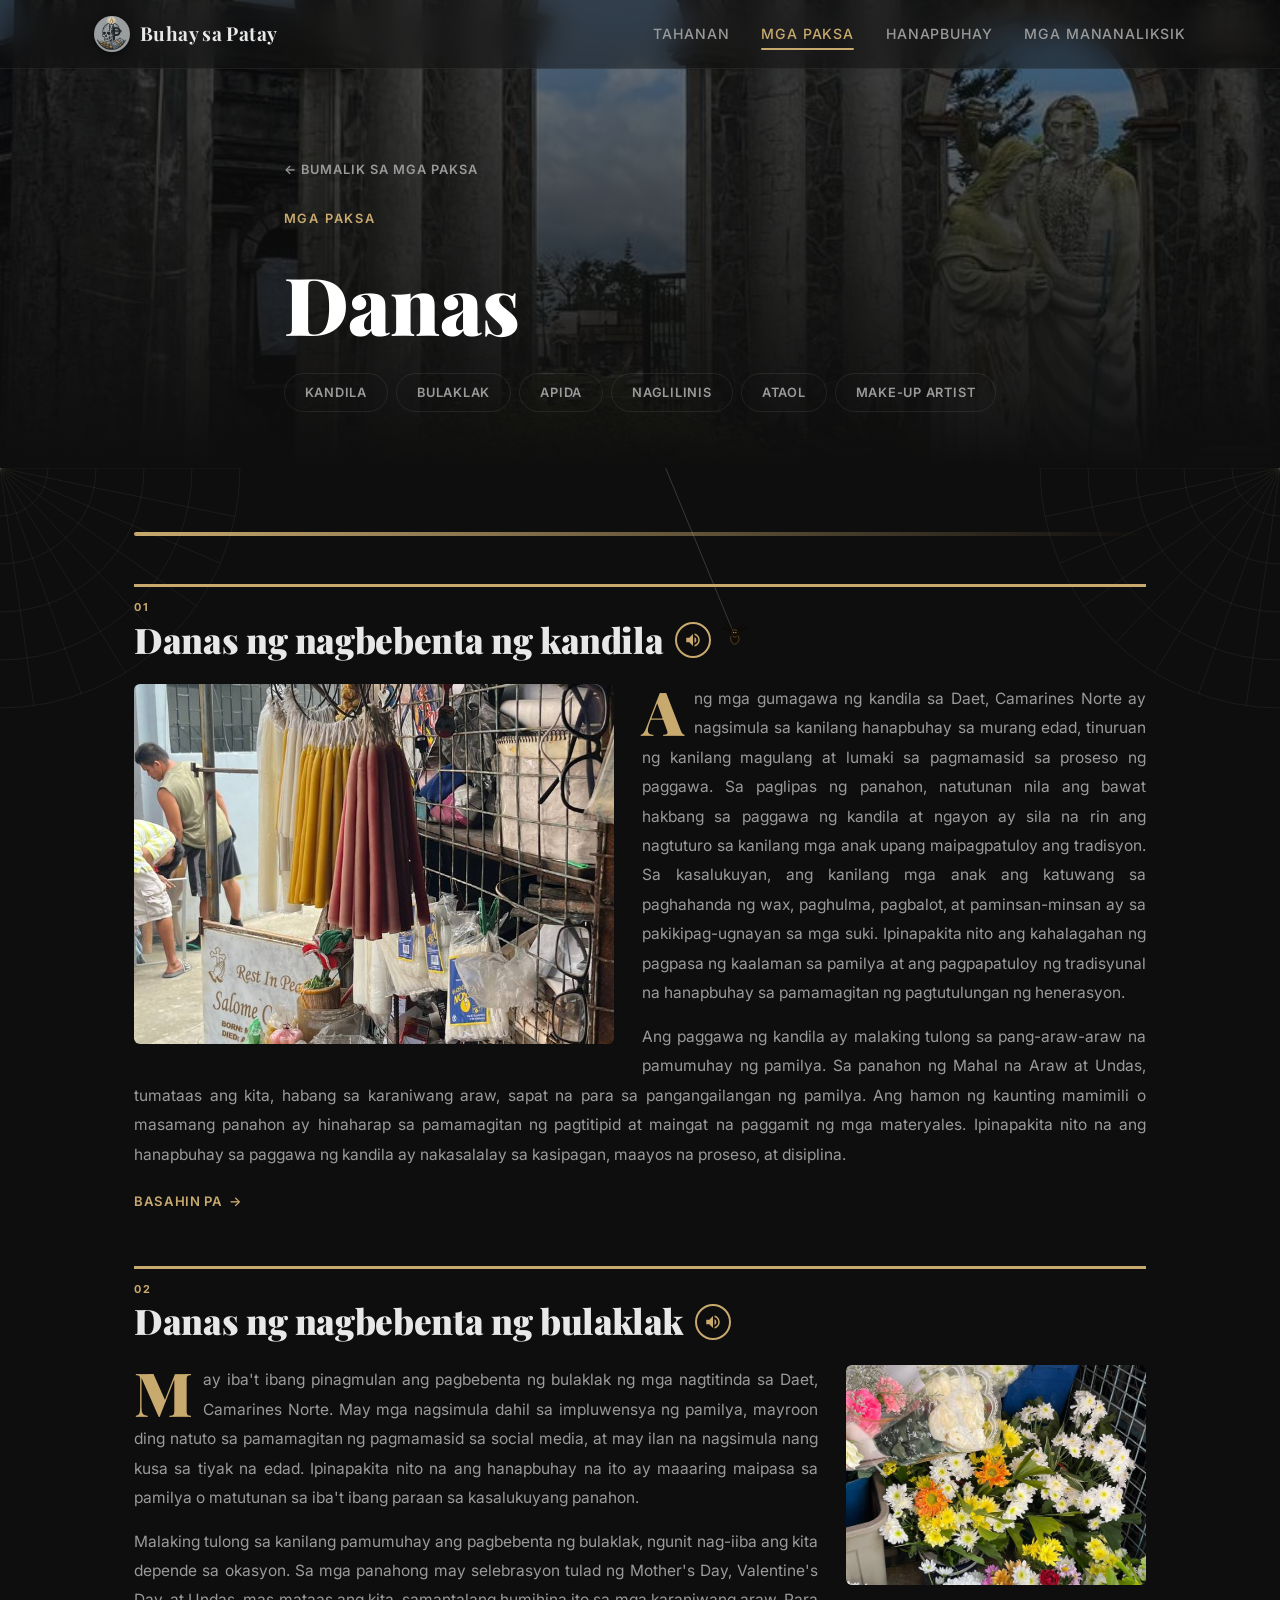
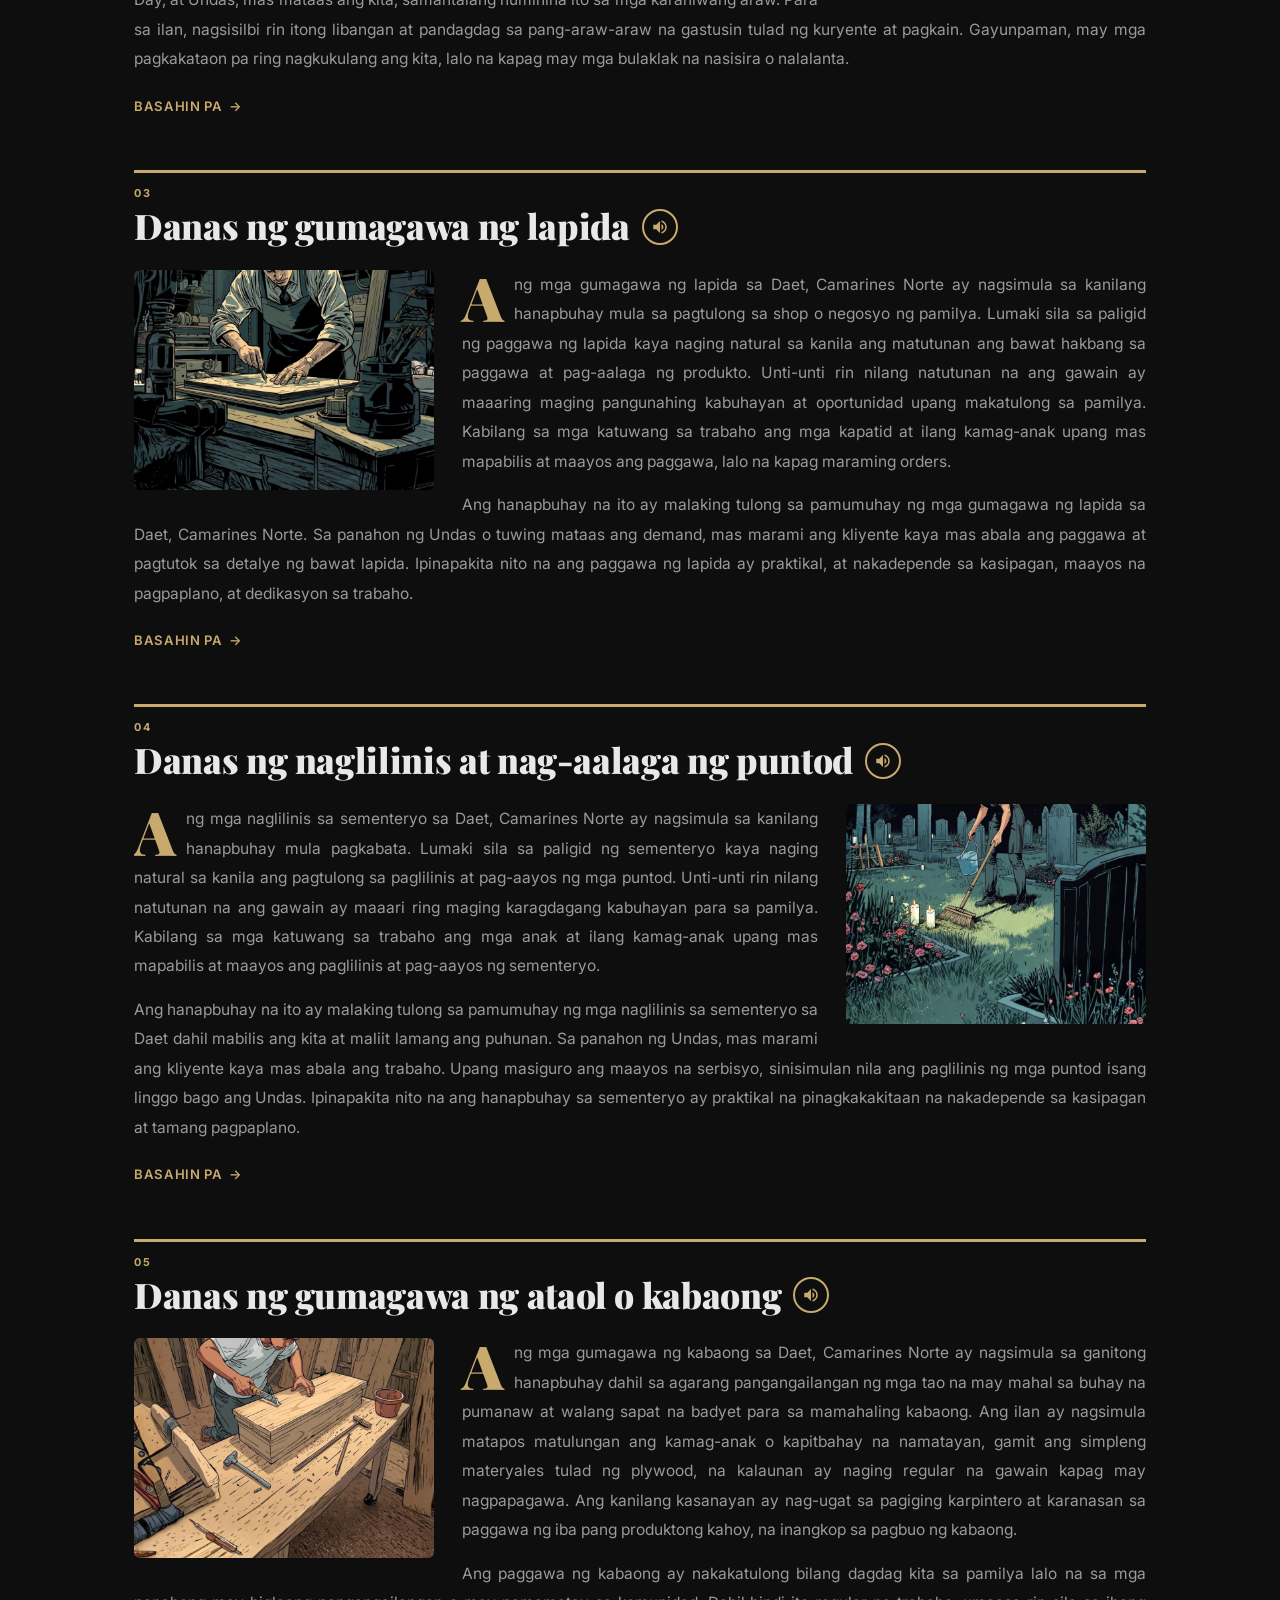
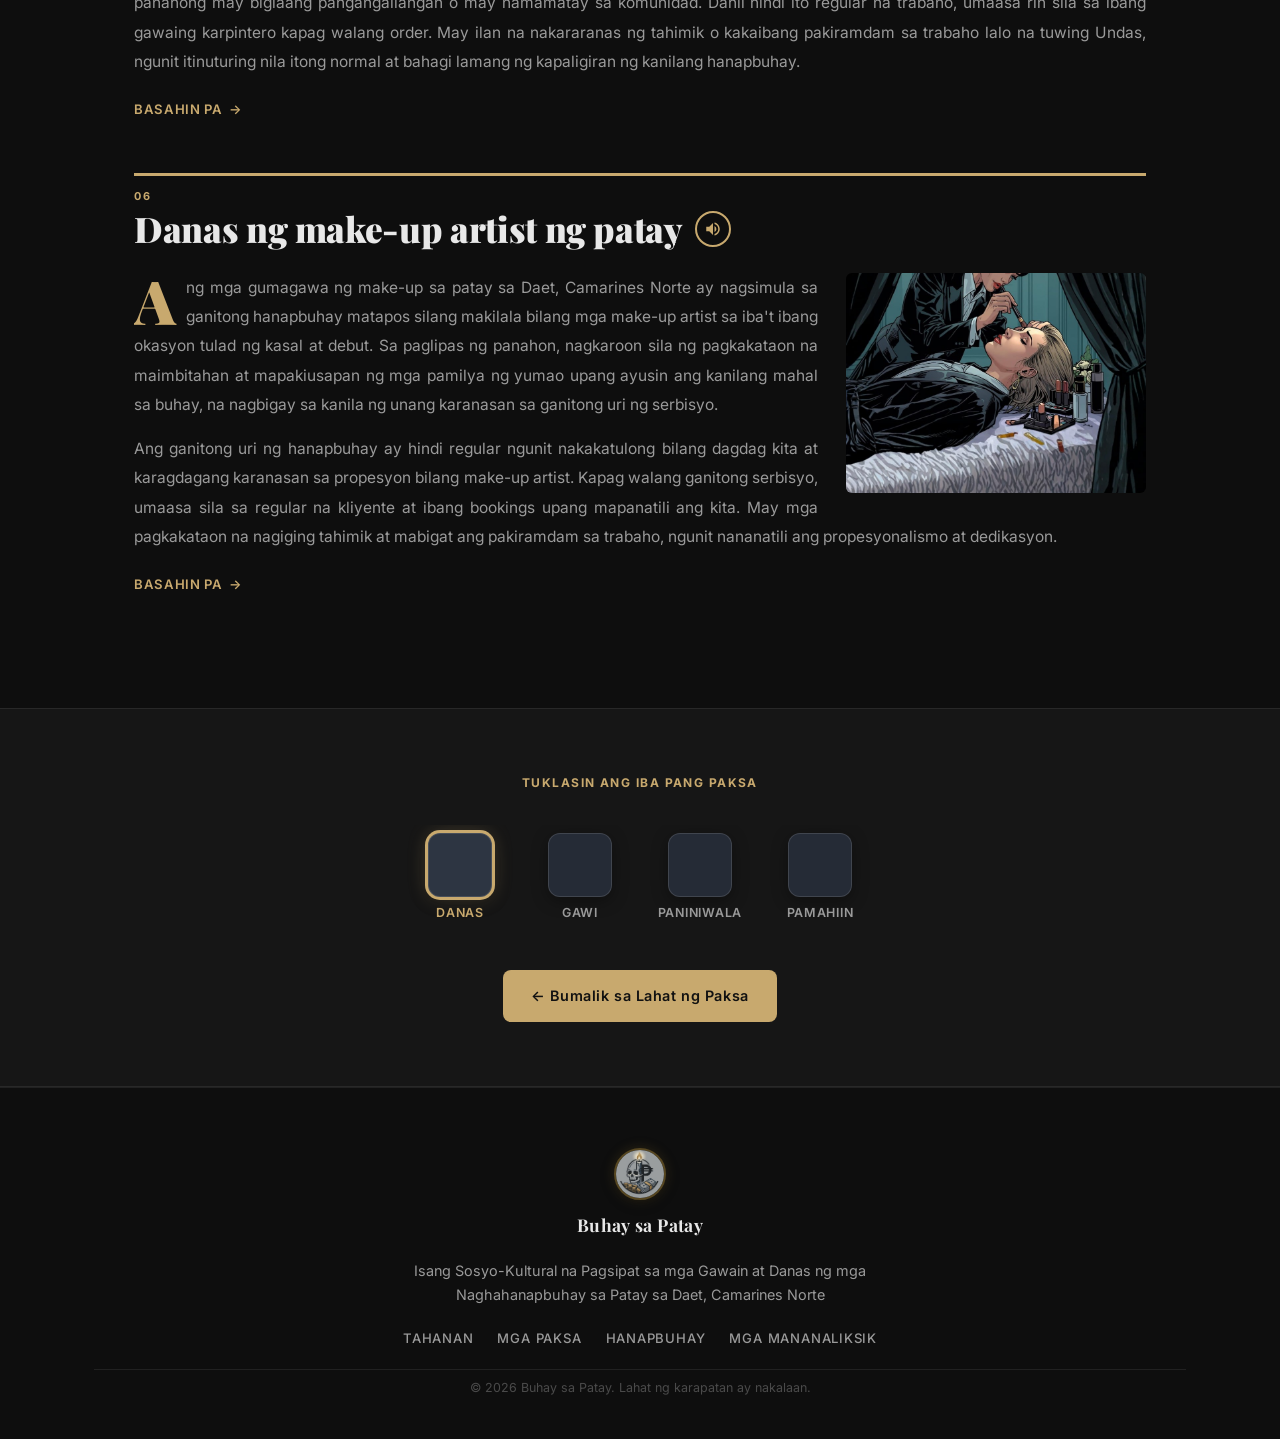
<file: danas.html>
<!DOCTYPE html>
<html lang="fil" translate="no">
<head>
  <meta charset="UTF-8" />
  <meta name="google" content="notranslate" />
<meta name="viewport" content="width=device-width, initial-scale=1.0" />
  <title>Danas — Buhay sa Patay</title>
  <link rel="icon" type="image/png" href="Assets/favicon_round.png">
  <link rel="preconnect" href="https://fonts.googleapis.com" />
  <link rel="preconnect" href="https://fonts.gstatic.com" crossorigin />
  <link href="https://fonts.googleapis.com/css2?family=Playfair+Display:wght@400;700;900&family=Inter:wght@300;400;500;600&display=swap" rel="stylesheet" />
  <link rel="stylesheet" href="style.css" />
  <link rel="stylesheet" href="detail.css" />
  <script src="https://cdn.lordicon.com/lordicon.js"></script>
</head>
<body data-page-parity="odd">

  <!-- â”€â”€â”€ NAVBAR â”€â”€â”€ -->
  <header class="navbar">
    <div class="container nav-inner">
      <div class="brand">
        <a href="index.html" style="display:flex;align-items:center;gap:10px;text-decoration:none;color:inherit;">
          <img class="brand-icon" src="Assets/logo.png" alt="Logo">
          <span class="brand-text">Buhay sa Patay</span>
        </a>
      </div>
      <nav class="nav-links">
        <a href="index.html">Tahanan</a>
        <a href="index.html#topics" class="active">Mga Paksa</a>
        <a href="index.html#hanapbuhay">Hanapbuhay</a>
        <a href="mananaliksik.html">Mga Mananaliksik</a>
      </nav>
      <button class="hamburger" id="hamburger" aria-label="Toggle menu">
        <span></span><span></span><span></span>
      </button>
    </div>
    <div class="mobile-menu" id="mobileMenu"><div class="mobile-menu-inner"><div class="mobile-menu-inner">
      <a href="index.html">Tahanan</a>
      <a href="index.html#topics">Mga Paksa</a>
      <a href="index.html#hanapbuhay">Hanapbuhay</a>
      <a href="mananaliksik.html">Mga Mananaliksik</a>
    </div>
  </header>

  <!-- â”€â”€â”€ HERO â”€â”€â”€ -->
  <section class="detail-hero" style="background-image:url('Assets/bg_3.jpg')">
    <div class="detail-hero-overlay"></div>
    <div class="container detail-hero-content">
      <a href="index.html#topics" class="back-link">← Bumalik sa Mga Paksa</a>
      <div class="detail-hero-icon"><lord-icon src="https://cdn.lordicon.com/yxsbonud.json" trigger="loop" delay="2000" colors="primary:#ebe6ef,secondary:#848484,tertiary:#f24c00,quaternary:#f9c9c0,quinary:#66eece" style="width:72px;height:72px"></lord-icon></div>
      <p class="hero-eyebrow">Mga Paksa</p>
      <h1 class="detail-hero-title">Danas</h1>
      <div class="detail-tabs">
        <a href="#kandila" class="detail-tab">Kandila</a>
        <a href="#bulaklak" class="detail-tab">Bulaklak</a>
        <a href="#lapida" class="detail-tab">apida</a>
        <a href="#naglilinis" class="detail-tab">Naglilinis</a>
        <a href="#ataol" class="detail-tab">Ataol</a>
        <a href="#tagaganda" class="detail-tab">Make-up Artist</a>
      </div>
    </div>
  </section>

  <!-- â”€â”€â”€ CONTENT â”€â”€â”€ -->
  <main class="detail-main">
    <div class="container detail-content">

      <!-- KANDILA -->
      <section class="detail-section" id="kandila">
        <div class="detail-section-label">
          <span class="dsec-number">01</span>
          <h2>Danas ng nagbebenta ng kandila <button class="audio-btn" data-audio="Assets/Audio/Danas-Kandila.mp3" aria-label="Pakinggan ang seksyon"><svg viewBox="0 0 24 24" fill="currentColor"><path d="M3 9v6h4l5 5V4L7 9H3zm13.5 3A4.5 4.5 0 0 0 14 7.97v8.05c1.48-.73 2.5-2.25 2.5-4.02zM14 3.23v2.06c2.89.86 5 3.54 5 6.71s-2.11 5.85-5 6.71v2.06c4.01-.91 7-4.49 7-8.77s-2.99-7.86-7-8.77z"/></svg></button></h2>
        </div>
        <div class="detail-section-body">
          <img class="news-img" src="Assets/candle_1.jpg" alt="Paggawa ng kandila">
          <p>Ang mga gumagawa ng kandila sa Daet, Camarines Norte ay nagsimula sa kanilang hanapbuhay sa murang edad, tinuruan ng kanilang magulang at lumaki sa pagmamasid sa proseso ng paggawa. Sa paglipas ng panahon, natutunan nila ang bawat hakbang sa paggawa ng kandila at ngayon ay sila na rin ang nagtuturo sa kanilang mga anak upang maipagpatuloy ang tradisyon. Sa kasalukuyan, ang kanilang mga anak ang katuwang sa paghahanda ng wax, paghulma, pagbalot, at paminsan-minsan ay sa pakikipag-ugnayan sa mga suki. Ipinapakita nito ang kahalagahan ng pagpasa ng kaalaman sa pamilya at ang pagpapatuloy ng tradisyunal na hanapbuhay sa pamamagitan ng pagtutulungan ng henerasyon.</p>
          <p>Ang paggawa ng kandila ay malaking tulong sa pang-araw-araw na pamumuhay ng pamilya. Sa panahon ng Mahal na Araw at Undas, tumataas ang kita, habang sa karaniwang araw, sapat na para sa pangangailangan ng pamilya. Ang hamon ng kaunting mamimili o masamang panahon ay hinaharap sa pamamagitan ng pagtitipid at maingat na paggamit ng mga materyales. Ipinapakita nito na ang hanapbuhay sa paggawa ng kandila ay nakasalalay sa kasipagan, maayos na proseso, at disiplina.</p>
          <a href="kandila.html" class="card-link">Basahin pa <span>→</span></a>
        </div>
      </section>

      <div class="detail-divider"></div>

      <!-- BULAKLAK -->
      <section class="detail-section" id="bulaklak">
        <div class="detail-section-label">
          <span class="dsec-number">02</span>
          <h2>Danas ng nagbebenta ng bulaklak <button class="audio-btn" data-audio="Assets/Audio/Danas-Bulaklak.mp3" aria-label="Pakinggan ang seksyon"><svg viewBox="0 0 24 24" fill="currentColor"><path d="M3 9v6h4l5 5V4L7 9H3zm13.5 3A4.5 4.5 0 0 0 14 7.97v8.05c1.48-.73 2.5-2.25 2.5-4.02zM14 3.23v2.06c2.89.86 5 3.54 5 6.71s-2.11 5.85-5 6.71v2.06c4.01-.91 7-4.49 7-8.77s-2.99-7.86-7-8.77z"/></svg></button></h2>
        </div>
        <div class="detail-section-body">
          <img class="news-img" src="Assets/flower_1.jpg" alt="Mga bulaklak sa sementeryo">
          <p>May iba't ibang pinagmulan ang pagbebenta ng bulaklak ng mga nagtitinda sa Daet, Camarines Norte. May mga nagsimula dahil sa impluwensya ng pamilya, mayroon ding natuto sa pamamagitan ng pagmamasid sa social media, at may ilan na nagsimula nang kusa sa tiyak na edad. Ipinapakita nito na ang hanapbuhay na ito ay maaaring maipasa sa pamilya o matutunan sa iba't ibang paraan sa kasalukuyang panahon.</p>
          <p>Malaking tulong sa kanilang pamumuhay ang pagbebenta ng bulaklak, ngunit nag-iiba ang kita depende sa okasyon. Sa mga panahong may selebrasyon tulad ng Mother's Day, Valentine's Day, at Undas, mas mataas ang kita, samantalang humihina ito sa mga karaniwang araw. Para sa ilan, nagsisilbi rin itong libangan at pandagdag sa pang-araw-araw na gastusin tulad ng kuryente at pagkain. Gayunpaman, may mga pagkakataon pa ring nagkukulang ang kita, lalo na kapag may mga bulaklak na nasisira o nalalanta.</p>
          <a href="bulaklak.html" class="card-link">Basahin pa <span>→</span></a>
        </div>
      </section>

      <div class="detail-divider"></div>

      <!-- LAPIDA -->
      <section class="detail-section" id="lapida">
        <div class="detail-section-label">
          <span class="dsec-number">03</span>
          <h2>Danas ng gumagawa ng lapida <button class="audio-btn" data-audio="Assets/Audio/Danas-Lapida.mp3" aria-label="Pakinggan ang seksyon"><svg viewBox="0 0 24 24" fill="currentColor"><path d="M3 9v6h4l5 5V4L7 9H3zm13.5 3A4.5 4.5 0 0 0 14 7.97v8.05c1.48-.73 2.5-2.25 2.5-4.02zM14 3.23v2.06c2.89.86 5 3.54 5 6.71s-2.11 5.85-5 6.71v2.06c4.01-.91 7-4.49 7-8.77s-2.99-7.86-7-8.77z"/></svg></button></h2>
        </div>
        <div class="detail-section-body">
          <img class="news-img" src="Assets/hanapbuhay_lapida.jpg" alt="Paggawa ng lapida">
          <p>Ang mga gumagawa ng lapida sa Daet, Camarines Norte ay nagsimula sa kanilang hanapbuhay mula sa pagtulong sa shop o negosyo ng pamilya. Lumaki sila sa paligid ng paggawa ng lapida kaya naging natural sa kanila ang matutunan ang bawat hakbang sa paggawa at pag-aalaga ng produkto. Unti-unti rin nilang natutunan na ang gawain ay maaaring maging pangunahing kabuhayan at oportunidad upang makatulong sa pamilya. Kabilang sa mga katuwang sa trabaho ang mga kapatid at ilang kamag-anak upang mas mapabilis at maayos ang paggawa, lalo na kapag maraming orders.</p>
          <p>Ang hanapbuhay na ito ay malaking tulong sa pamumuhay ng mga gumagawa ng lapida sa Daet, Camarines Norte. Sa panahon ng Undas o tuwing mataas ang demand, mas marami ang kliyente kaya mas abala ang paggawa at pagtutok sa detalye ng bawat lapida. Ipinapakita nito na ang paggawa ng lapida ay praktikal, at nakadepende sa kasipagan, maayos na pagpaplano, at dedikasyon sa trabaho.</p>
          <a href="lapida.html" class="card-link">Basahin pa <span>→</span></a>
        </div>
      </section>

      <div class="detail-divider"></div>

      <!-- NAGLILINIS -->
      <section class="detail-section" id="naglilinis">
        <div class="detail-section-label">
          <span class="dsec-number">04</span>
          <h2>Danas ng naglilinis at nag-aalaga ng puntod <button class="audio-btn" data-audio="Assets/Audio/Danas-Naglilinis.mp3" aria-label="Pakinggan ang seksyon"><svg viewBox="0 0 24 24" fill="currentColor"><path d="M3 9v6h4l5 5V4L7 9H3zm13.5 3A4.5 4.5 0 0 0 14 7.97v8.05c1.48-.73 2.5-2.25 2.5-4.02zM14 3.23v2.06c2.89.86 5 3.54 5 6.71s-2.11 5.85-5 6.71v2.06c4.01-.91 7-4.49 7-8.77s-2.99-7.86-7-8.77z"/></svg></button></h2>
        </div>
        <div class="detail-section-body">
          <img class="news-img" src="Assets/hanapbuhay_paglilinis.jpg" alt="Paglilinis ng sementeryo">
          <p>Ang mga naglilinis sa sementeryo sa Daet, Camarines Norte ay nagsimula sa kanilang hanapbuhay mula pagkabata. Lumaki sila sa paligid ng sementeryo kaya naging natural sa kanila ang pagtulong sa paglilinis at pag-aayos ng mga puntod. Unti-unti rin nilang natutunan na ang gawain ay maaari ring maging karagdagang kabuhayan para sa pamilya. Kabilang sa mga katuwang sa trabaho ang mga anak at ilang kamag-anak upang mas mapabilis at maayos ang paglilinis at pag-aayos ng sementeryo.</p>
          <p>Ang hanapbuhay na ito ay malaking tulong sa pamumuhay ng mga naglilinis sa sementeryo sa Daet dahil mabilis ang kita at maliit lamang ang puhunan. Sa panahon ng Undas, mas marami ang kliyente kaya mas abala ang trabaho. Upang masiguro ang maayos na serbisyo, sinisimulan nila ang paglilinis ng mga puntod isang linggo bago ang Undas. Ipinapakita nito na ang hanapbuhay sa sementeryo ay praktikal na pinagkakakitaan na nakadepende sa kasipagan at tamang pagpaplano.</p>
          <a href="naglilinis.html" class="card-link">Basahin pa <span>→</span></a>
        </div>
      </section>

      <div class="detail-divider"></div>

      <!-- ATAOL -->
      <section class="detail-section" id="ataol">
        <div class="detail-section-label">
          <span class="dsec-number">05</span>
          <h2>Danas ng gumagawa ng ataol o kabaong <button class="audio-btn" data-audio="Assets/Audio/Danas-Ataol.mp3" aria-label="Pakinggan ang seksyon"><svg viewBox="0 0 24 24" fill="currentColor"><path d="M3 9v6h4l5 5V4L7 9H3zm13.5 3A4.5 4.5 0 0 0 14 7.97v8.05c1.48-.73 2.5-2.25 2.5-4.02zM14 3.23v2.06c2.89.86 5 3.54 5 6.71s-2.11 5.85-5 6.71v2.06c4.01-.91 7-4.49 7-8.77s-2.99-7.86-7-8.77z"/></svg></button></h2>
        </div>
        <div class="detail-section-body">
          <img class="news-img" src="Assets/hanapbuhay_ataol.jpg" alt="Paggawa ng ataol o kabaong">
          <p>Ang mga gumagawa ng kabaong sa Daet, Camarines Norte ay nagsimula sa ganitong hanapbuhay dahil sa agarang pangangailangan ng mga tao na may mahal sa buhay na pumanaw at walang sapat na badyet para sa mamahaling kabaong. Ang ilan ay nagsimula matapos matulungan ang kamag-anak o kapitbahay na namatayan, gamit ang simpleng materyales tulad ng plywood, na kalaunan ay naging regular na gawain kapag may nagpapagawa. Ang kanilang kasanayan ay nag-ugat sa pagiging karpintero at karanasan sa paggawa ng iba pang produktong kahoy, na inangkop sa pagbuo ng kabaong.</p>
          <p>Ang paggawa ng kabaong ay nakakatulong bilang dagdag kita sa pamilya lalo na sa mga panahong may biglaang pangangailangan o may namamatay sa komunidad. Dahil hindi ito regular na trabaho, umaasa rin sila sa ibang gawaing karpintero kapag walang order. May ilan na nakararanas ng tahimik o kakaibang pakiramdam sa trabaho lalo na tuwing Undas, ngunit itinuturing nila itong normal at bahagi lamang ng kapaligiran ng kanilang hanapbuhay.</p>
          <a href="ataol.html" class="card-link">Basahin pa <span>→</span></a>
        </div>
      </section>

      <div class="detail-divider"></div>

      <!-- TAGAGANDA -->
      <section class="detail-section" id="tagaganda">
        <div class="detail-section-label">
          <span class="dsec-number">06</span>
          <h2>Danas ng make-up artist ng patay <button class="audio-btn" data-audio="Assets/Audio/Danas-Tagaganda.mp3" aria-label="Pakinggan ang seksyon"><svg viewBox="0 0 24 24" fill="currentColor"><path d="M3 9v6h4l5 5V4L7 9H3zm13.5 3A4.5 4.5 0 0 0 14 7.97v8.05c1.48-.73 2.5-2.25 2.5-4.02zM14 3.23v2.06c2.89.86 5 3.54 5 6.71s-2.11 5.85-5 6.71v2.06c4.01-.91 7-4.49 7-8.77s-2.99-7.86-7-8.77z"/></svg></button></h2>
        </div>
        <div class="detail-section-body">
          <img class="news-img" src="Assets/hanapbuhay_make-up_artist.jpg" alt="Tagaganda ng patay">
          <p>Ang mga gumagawa ng make-up sa patay sa Daet, Camarines Norte ay nagsimula sa ganitong hanapbuhay matapos silang makilala bilang mga make-up artist sa iba't ibang okasyon tulad ng kasal at debut. Sa paglipas ng panahon, nagkaroon sila ng pagkakataon na maimbitahan at mapakiusapan ng mga pamilya ng yumao upang ayusin ang kanilang mahal sa buhay, na nagbigay sa kanila ng unang karanasan sa ganitong uri ng serbisyo.</p>
          <p>Ang ganitong uri ng hanapbuhay ay hindi regular ngunit nakakatulong bilang dagdag kita at karagdagang karanasan sa propesyon bilang make-up artist. Kapag walang ganitong serbisyo, umaasa sila sa regular na kliyente at ibang bookings upang mapanatili ang kita. May mga pagkakataon na nagiging tahimik at mabigat ang pakiramdam sa trabaho, ngunit nananatili ang propesyonalismo at dedikasyon.</p>
          <a href="tagaganda.html" class="card-link">Basahin pa <span>→</span></a>
        </div>
      </section>

    </div>
  </main>

  <!-- â”€â”€â”€ TOPIC NAV â”€â”€â”€ -->
  <section class="hbnav">
    <div class="container">
      <p class="hbnav-label">Tuklasin ang iba pang Paksa</p>
      <div class="hbnav-grid">
        <span class="hbnav-item hbnav-item--active">
          <div class="hbnav-icon" style="background:var(--red)"><lord-icon src="https://cdn.lordicon.com/yxsbonud.json" trigger="hover" colors="primary:#ebe6ef,secondary:#848484,tertiary:#f24c00,quaternary:#f9c9c0,quinary:#66eece" style="width:40px;height:40px"></lord-icon></div>
          <span>Danas</span>
        </span>
        <a href="gawi.html" class="hbnav-item">
          <div class="hbnav-icon" style="background:var(--teal)"><lord-icon src="https://cdn.lordicon.com/ydwstxbl.json" trigger="hover" colors="primary:#d59f80,secondary:#ebe6ef" style="width:40px;height:40px"></lord-icon></div>
          <span>Gawi</span>
        </a>
        <a href="paniniwala.html" class="hbnav-item">
          <div class="hbnav-icon" style="background:var(--olive)"><lord-icon src="https://cdn.lordicon.com/watryeys.json" trigger="hover" colors="primary:#646e78,secondary:#f9c9c0,tertiary:#848484" style="width:40px;height:40px"></lord-icon></div>
          <span>Paniniwala</span>
        </a>
        <a href="pamahiin.html" class="hbnav-item">
          <div class="hbnav-icon" style="background:var(--tan)"><lord-icon src="https://cdn.lordicon.com/ozfnndcu.json" trigger="hover" colors="primary:#d59f80,secondary:#848484,tertiary:#f24c00" style="width:40px;height:40px"></lord-icon></div>
          <span>Pamahiin</span>
        </a>
      </div>
      <div class="hbnav-footer">
        <a href="index.html#topics" class="btn-primary">← Bumalik sa Lahat ng Paksa</a>
      </div>
    </div>
  </section>

  <!-- ─── FOOTER ─── -->
  <footer class="footer">
    <div class="container footer-inner">
      <div class="footer-brand">
        <img class="brand-icon" src="Assets/logo.png" alt="Logo">
        <span class="brand-text">Buhay sa Patay</span>
      </div>
      <p class="footer-desc">Isang Sosyo-Kultural na Pagsipat sa mga Gawain at Danas ng mga Naghahanapbuhay sa Patay sa Daet, Camarines Norte</p>
      <div class="footer-links">
        <a href="index.html">Tahanan</a>
        <a href="index.html#topics">Mga Paksa</a>
        <a href="index.html#hanapbuhay">Hanapbuhay</a>
        <a href="mananaliksik.html">Mga Mananaliksik</a>
      </div>
      <p class="footer-copy">© 2026 Buhay sa Patay. Lahat ng karapatan ay nakalaan.</p>
    </div>
  </footer>

  <!-- ─── FLOATING AUDIO PLAYER ─── -->
  <div id="floatingPlayer" class="floating-player" aria-hidden="true">
    <div class="fp-label">
      <svg viewBox="0 0 24 24" fill="currentColor" width="14" height="14"><path d="M3 9v6h4l5 5V4L7 9H3zm13.5 3A4.5 4.5 0 0 0 14 7.97v8.05c1.48-.73 2.5-2.25 2.5-4.02zM14 3.23v2.06c2.89.86 5 3.54 5 6.71s-2.11 5.85-5 6.71v2.06c4.01-.91 7-4.49 7-8.77s-2.99-7.86-7-8.77z"/></svg>
      <span id="fpTitle">—</span>
    </div>
    <div class="fp-controls">
      <button id="fpPlayPause" class="fp-btn" aria-label="Play / Pause"><svg viewBox="0 0 24 24" fill="currentColor"><path d="M6 19h4V5H6v14zm8-14v14h4V5h-4z"/></svg></button>
      <button id="fpStop" class="fp-btn fp-btn-stop" aria-label="Itigil"><svg viewBox="0 0 24 24" fill="currentColor"><path d="M6 6h12v12H6z"/></svg></button>
    </div>
  </div>

  <script src="main.js"></script>
  <script src="spider.js"></script>
</body>
</html>
</file>
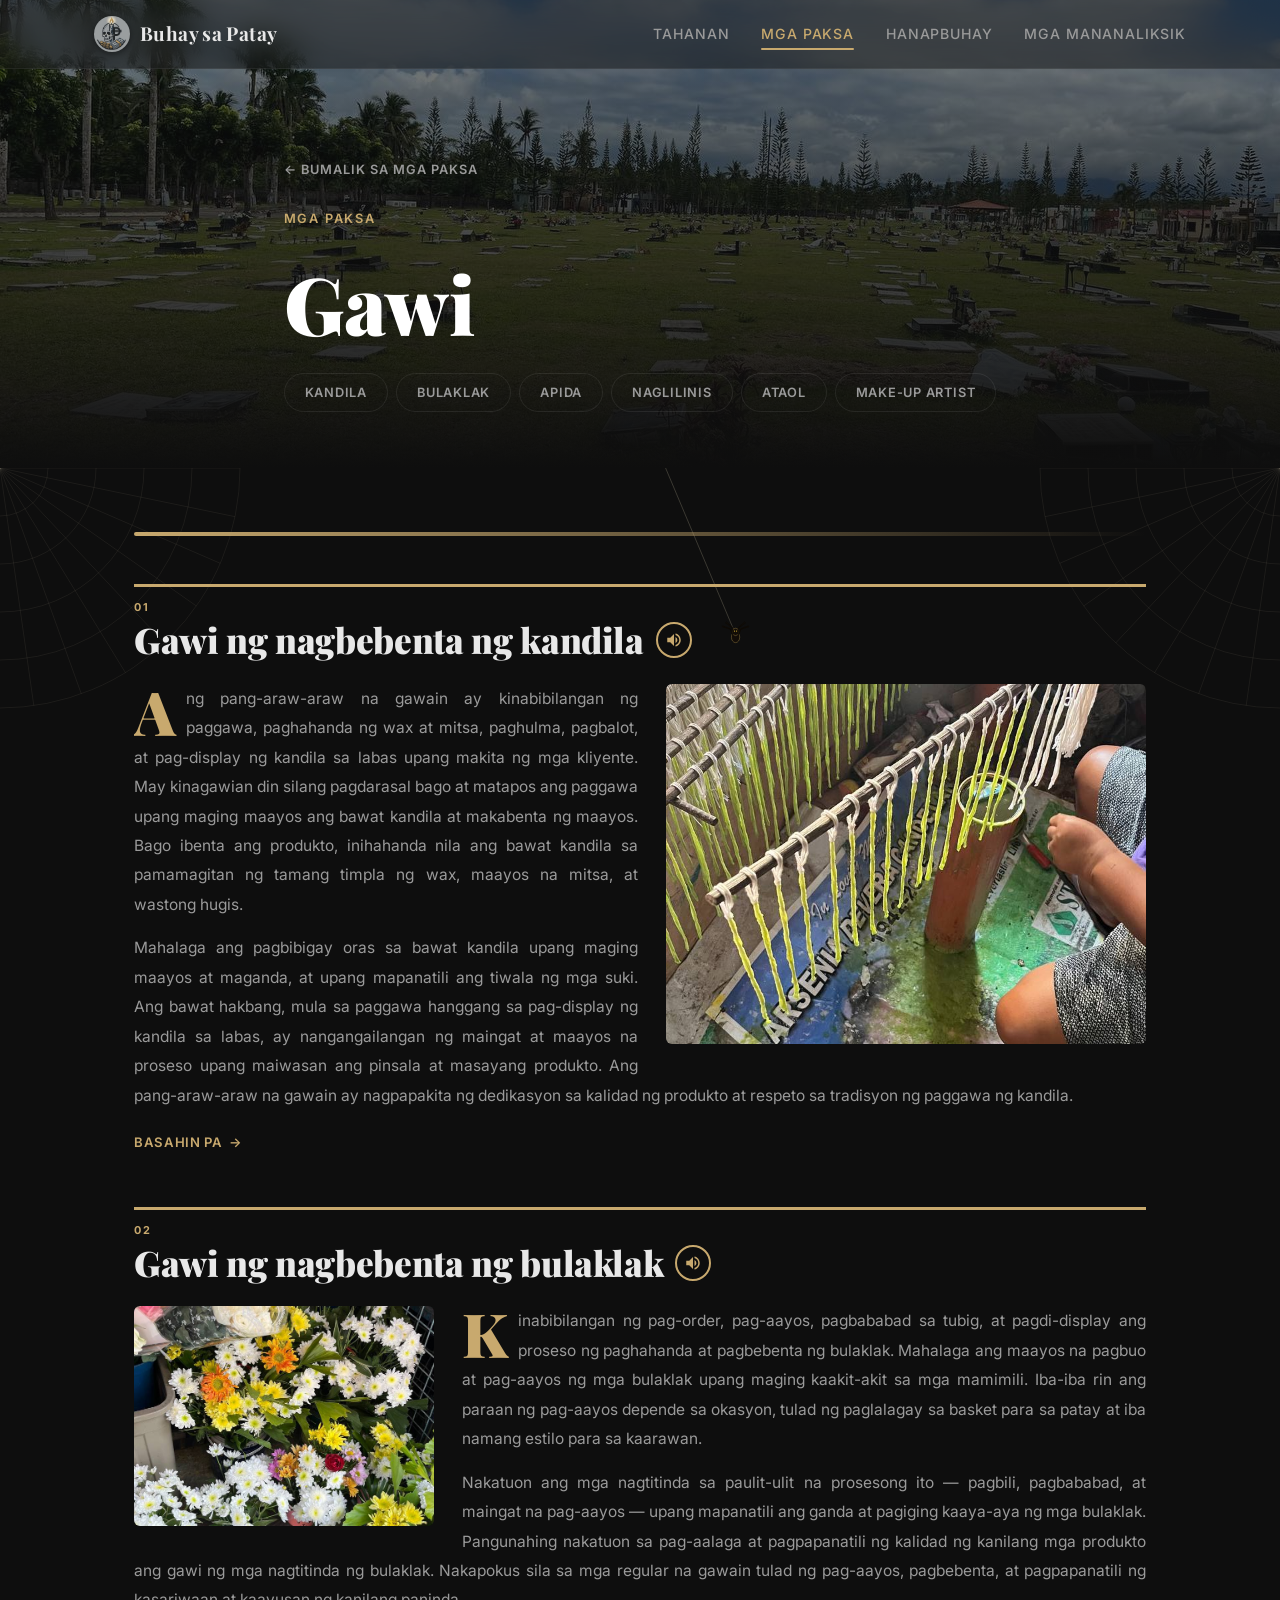
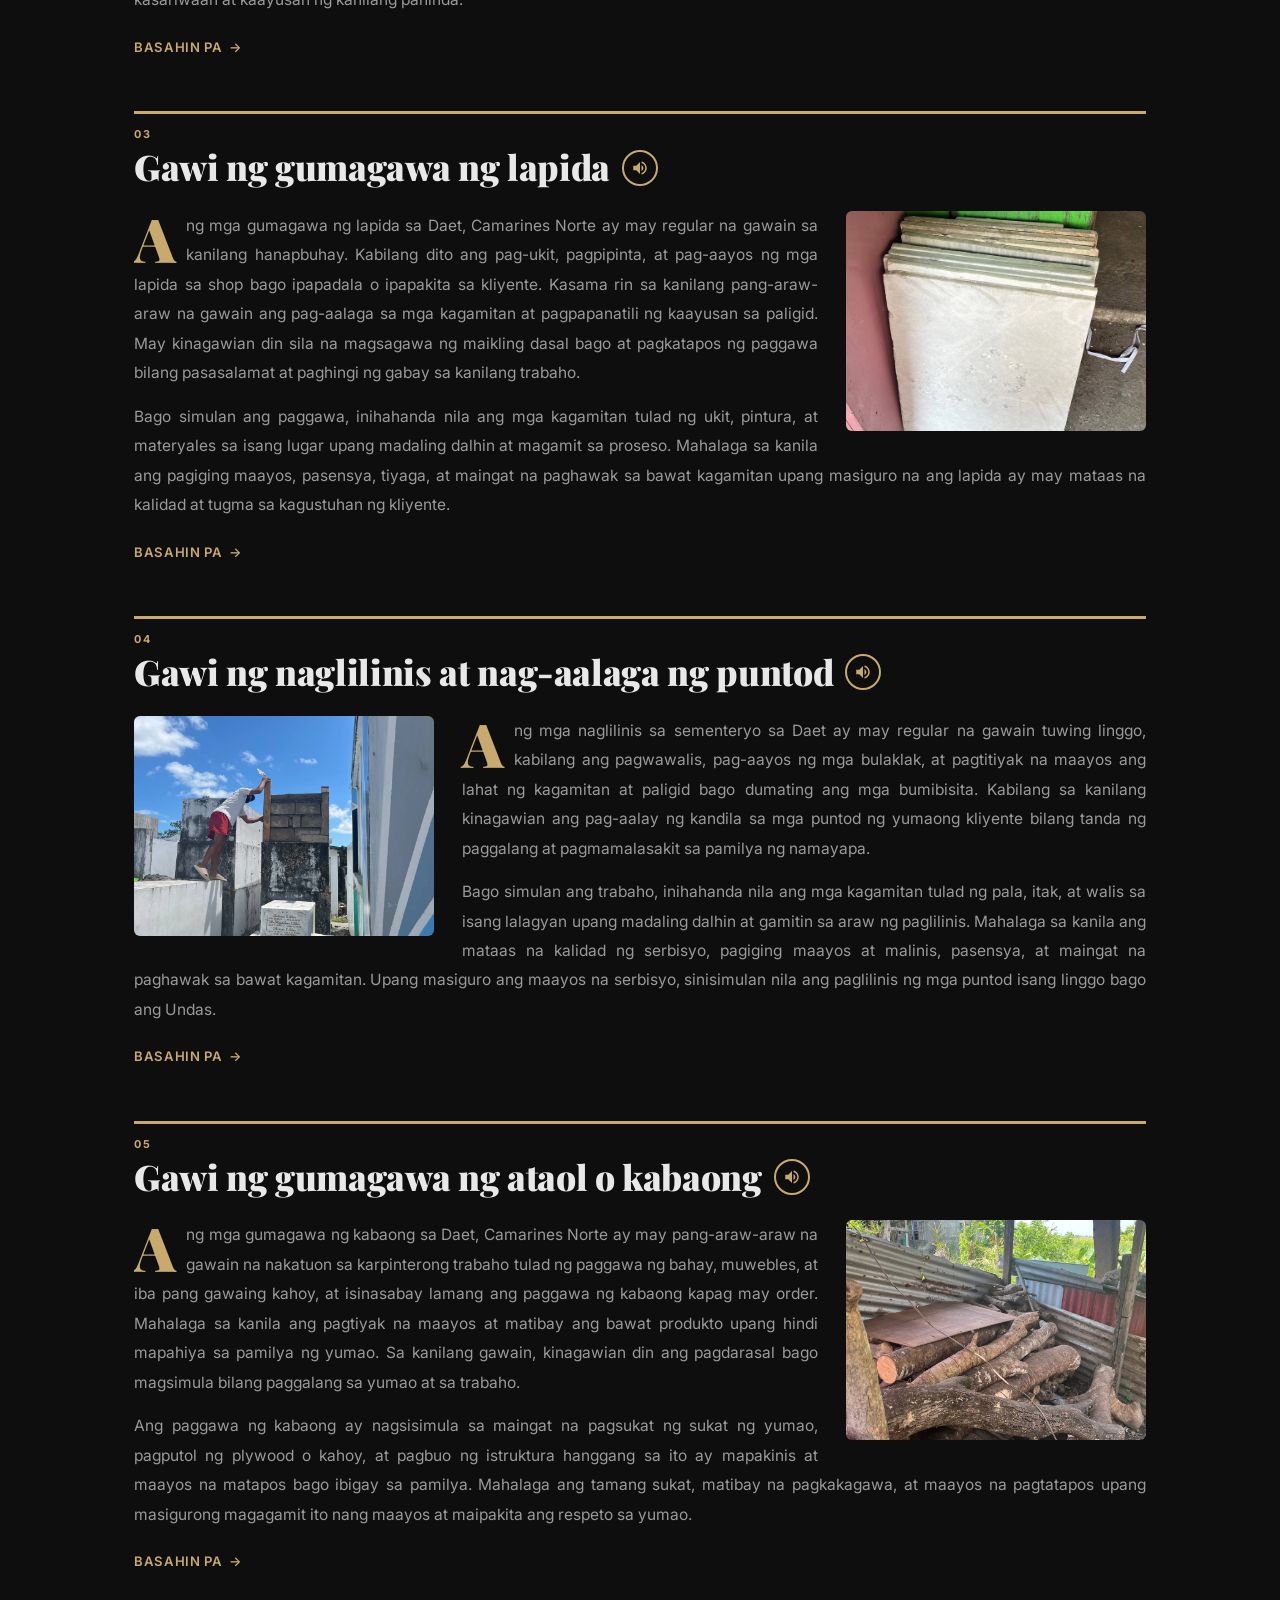
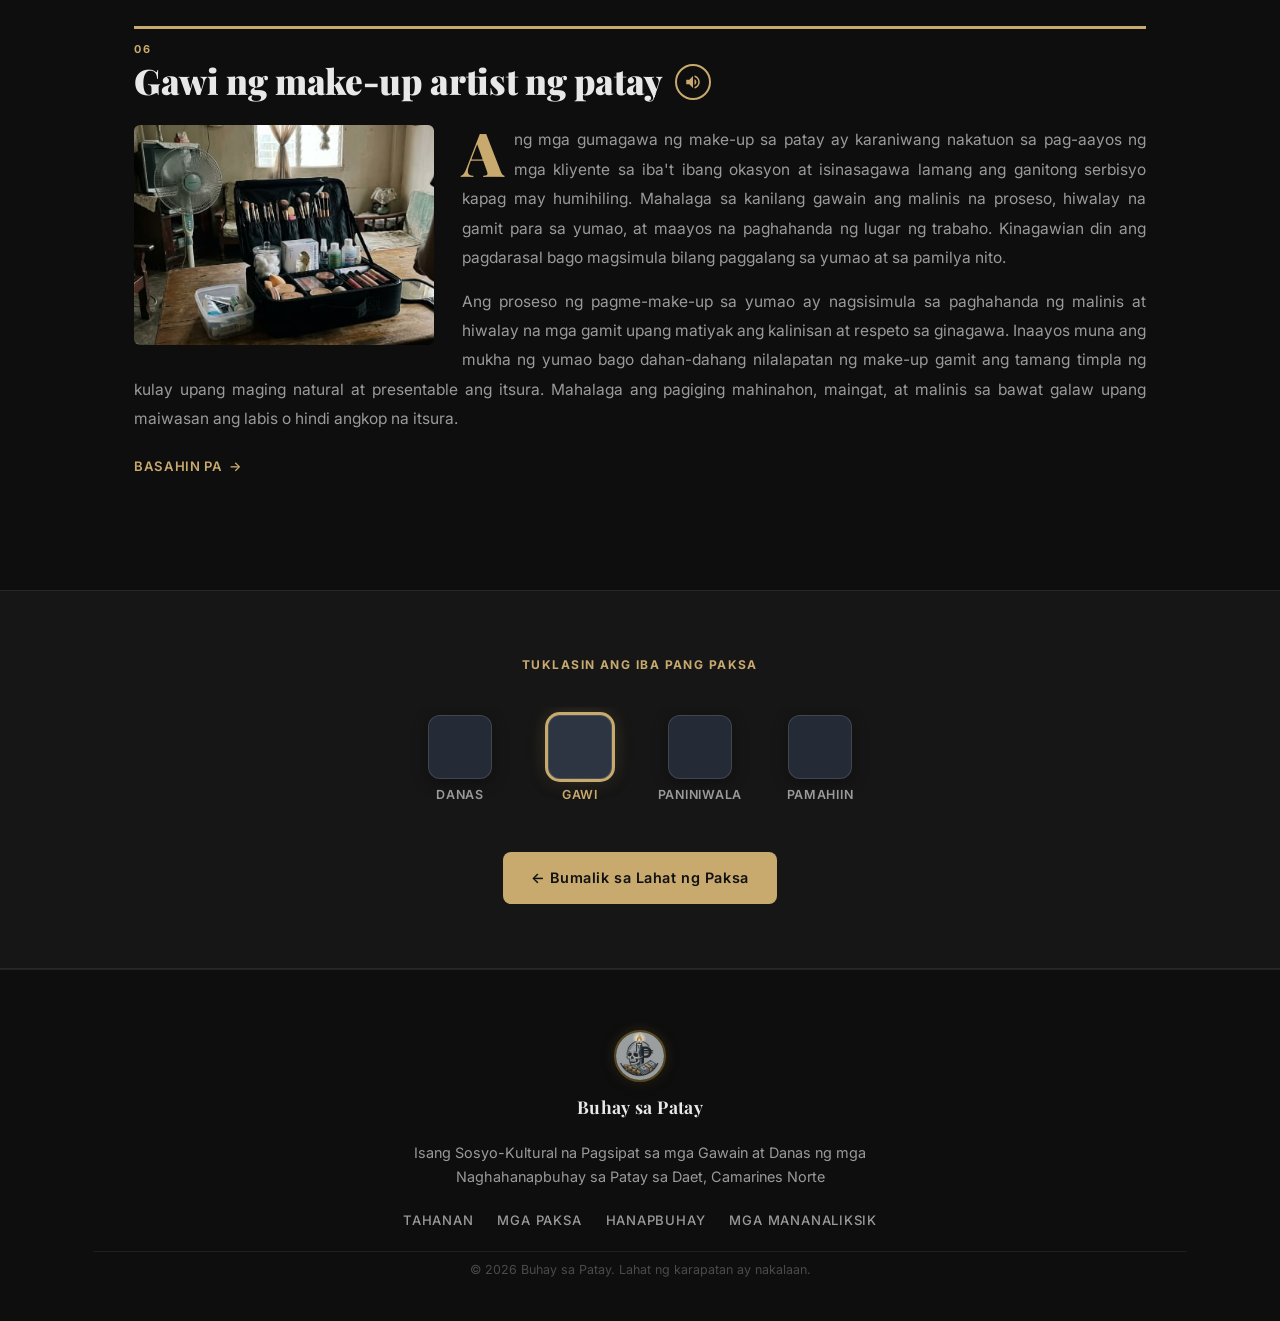
<file: gawi.html>
<!DOCTYPE html>
<html lang="fil" translate="no">
<head>
  <meta charset="UTF-8" />
  <meta name="google" content="notranslate" />
  <meta name="viewport" content="width=device-width, initial-scale=1.0" />
  <title>Gawi — Buhay sa Patay</title>
  <link rel="icon" type="image/png" href="Assets/favicon_round.png">
  <link rel="preconnect" href="https://fonts.googleapis.com" />
  <link rel="preconnect" href="https://fonts.gstatic.com" crossorigin />
  <link href="https://fonts.googleapis.com/css2?family=Playfair+Display:wght@400;700;900&family=Inter:wght@300;400;500;600&display=swap" rel="stylesheet" />
  <link rel="stylesheet" href="style.css" />
  <link rel="stylesheet" href="detail.css" />
  <script src="https://cdn.lordicon.com/lordicon.js"></script>
</head>
<body data-page-parity="even">

  <!-- â”€â”€â”€ NAVBAR â”€â”€â”€ -->
  <header class="navbar">
    <div class="container nav-inner">
      <div class="brand">
        <a href="index.html" style="display:flex;align-items:center;gap:10px;text-decoration:none;color:inherit;">
          <img class="brand-icon" src="Assets/logo.png" alt="Logo">
          <span class="brand-text">Buhay sa Patay</span>
        </a>
      </div>
      <nav class="nav-links">
        <a href="index.html">Tahanan</a>
        <a href="index.html#topics" class="active">Mga Paksa</a>
        <a href="index.html#hanapbuhay">Hanapbuhay</a>
        <a href="mananaliksik.html">Mga Mananaliksik</a>
      </nav>
      <button class="hamburger" id="hamburger" aria-label="Toggle menu">
        <span></span><span></span><span></span>
      </button>
    </div>
    <div class="mobile-menu" id="mobileMenu"><div class="mobile-menu-inner"><div class="mobile-menu-inner">
      <a href="index.html">Tahanan</a>
      <a href="index.html#topics">Mga Paksa</a>
      <a href="index.html#hanapbuhay">Hanapbuhay</a>
      <a href="mananaliksik.html">Mga Mananaliksik</a>
    </div>
  </header>

  <!-- â”€â”€â”€ HERO â”€â”€â”€ -->
  <section class="detail-hero" style="background-image:url('Assets/bg_4.jpg')">
    <div class="detail-hero-overlay"></div>
    <div class="container detail-hero-content">
      <a href="index.html#topics" class="back-link">← Bumalik sa Mga Paksa</a>
      <div class="detail-hero-icon"><lord-icon src="https://cdn.lordicon.com/ydwstxbl.json" trigger="loop" delay="2000" colors="primary:#d59f80,secondary:#ebe6ef" style="width:72px;height:72px"></lord-icon></div>
      <p class="hero-eyebrow">Mga Paksa</p>
      <h1 class="detail-hero-title">Gawi</h1>
<div class="detail-tabs">
        <a href="#kandila" class="detail-tab">Kandila</a>
        <a href="#bulaklak" class="detail-tab">Bulaklak</a>
        <a href="#lapida" class="detail-tab">apida</a>
        <a href="#naglilinis" class="detail-tab">Naglilinis</a>
        <a href="#ataol" class="detail-tab">Ataol</a>
        <a href="#tagaganda" class="detail-tab">Make-up Artist</a>
      </div>
    </div>
  </section>

  <!-- â”€â”€â”€ CONTENT â”€â”€â”€ -->
  <main class="detail-main">
    <div class="container detail-content">

      <!-- KANDILA -->
      <section class="detail-section" id="kandila">
        <div class="detail-section-label">
          <span class="dsec-number">01</span>
          <h2>Gawi ng nagbebenta ng kandila <button class="audio-btn" data-audio="Assets/Audio/Gawi-Kandila.mp3" aria-label="Pakinggan ang seksyon"><svg viewBox="0 0 24 24" fill="currentColor"><path d="M3 9v6h4l5 5V4L7 9H3zm13.5 3A4.5 4.5 0 0 0 14 7.97v8.05c1.48-.73 2.5-2.25 2.5-4.02zM14 3.23v2.06c2.89.86 5 3.54 5 6.71s-2.11 5.85-5 6.71v2.06c4.01-.91 7-4.49 7-8.77s-2.99-7.86-7-8.77z"/></svg></button></h2>
        </div>
        <div class="detail-section-body">
          <img class="news-img" src="Assets/candle_2.jpg" alt="Gawi sa paggawa ng kandila">
          <p>Ang pang-araw-araw na gawain ay kinabibilangan ng paggawa, paghahanda ng wax at mitsa, paghulma, pagbalot, at pag-display ng kandila sa labas upang makita ng mga kliyente. May kinagawian din silang pagdarasal bago at matapos ang paggawa upang maging maayos ang bawat kandila at makabenta ng maayos. Bago ibenta ang produkto, inihahanda nila ang bawat kandila sa pamamagitan ng tamang timpla ng wax, maayos na mitsa, at wastong hugis.</p>
          <p>Mahalaga ang pagbibigay oras sa bawat kandila upang maging maayos at maganda, at upang mapanatili ang tiwala ng mga suki. Ang bawat hakbang, mula sa paggawa hanggang sa pag-display ng kandila sa labas, ay nangangailangan ng maingat at maayos na proseso upang maiwasan ang pinsala at masayang produkto. Ang pang-araw-araw na gawain ay nagpapakita ng dedikasyon sa kalidad ng produkto at respeto sa tradisyon ng paggawa ng kandila.</p>
          <a href="kandila.html" class="card-link">Basahin pa <span>→</span></a>
        </div>
      </section>

      <div class="detail-divider"></div>

      <!-- BULAKLAK -->
      <section class="detail-section" id="bulaklak">
        <div class="detail-section-label">
          <span class="dsec-number">02</span>
          <h2>Gawi ng nagbebenta ng bulaklak <button class="audio-btn" data-audio="Assets/Audio/Gawi-Bulaklak.mp3" aria-label="Pakinggan ang seksyon"><svg viewBox="0 0 24 24" fill="currentColor"><path d="M3 9v6h4l5 5V4L7 9H3zm13.5 3A4.5 4.5 0 0 0 14 7.97v8.05c1.48-.73 2.5-2.25 2.5-4.02zM14 3.23v2.06c2.89.86 5 3.54 5 6.71s-2.11 5.85-5 6.71v2.06c4.01-.91 7-4.49 7-8.77s-2.99-7.86-7-8.77z"/></svg></button></h2>
        </div>
        <div class="detail-section-body">
          <img class="news-img" src="Assets/flower_2.jpg" alt="Tradisyon ng pagbebenta ng bulaklak">
          <p>Kinabibilangan ng pag-order, pag-aayos, pagbababad sa tubig, at pagdi-display ang proseso ng paghahanda at pagbebenta ng bulaklak. Mahalaga ang maayos na pagbuo at pag-aayos ng mga bulaklak upang maging kaakit-akit sa mga mamimili. Iba-iba rin ang paraan ng pag-aayos depende sa okasyon, tulad ng paglalagay sa basket para sa patay at iba namang estilo para sa kaarawan.</p>
          <p>Nakatuon ang mga nagtitinda sa paulit-ulit na prosesong ito — pagbili, pagbababad, at maingat na pag-aayos — upang mapanatili ang ganda at pagiging kaaya-aya ng mga bulaklak. Pangunahing nakatuon sa pag-aalaga at pagpapanatili ng kalidad ng kanilang mga produkto ang gawi ng mga nagtitinda ng bulaklak. Nakapokus sila sa mga regular na gawain tulad ng pag-aayos, pagbebenta, at pagpapanatili ng kasariwaan at kaayusan ng kanilang paninda.</p>
          <a href="bulaklak.html" class="card-link">Basahin pa <span>→</span></a>
        </div>
      </section>

      <div class="detail-divider"></div>

      <!-- LAPIDA -->
      <section class="detail-section" id="lapida">
        <div class="detail-section-label">
          <span class="dsec-number">03</span>
          <h2>Gawi ng gumagawa ng lapida <button class="audio-btn" data-audio="Assets/Audio/Gawi-Lapida.mp3" aria-label="Pakinggan ang seksyon"><svg viewBox="0 0 24 24" fill="currentColor"><path d="M3 9v6h4l5 5V4L7 9H3zm13.5 3A4.5 4.5 0 0 0 14 7.97v8.05c1.48-.73 2.5-2.25 2.5-4.02zM14 3.23v2.06c2.89.86 5 3.54 5 6.71s-2.11 5.85-5 6.71v2.06c4.01-.91 7-4.49 7-8.77s-2.99-7.86-7-8.77z"/></svg></button></h2>
        </div>
        <div class="detail-section-body">
          <img class="news-img" src="Assets/lapida_2.jpg" alt="Mga lapida sa sementeryo">
          <p>Ang mga gumagawa ng lapida sa Daet, Camarines Norte ay may regular na gawain sa kanilang hanapbuhay. Kabilang dito ang pag-ukit, pagpipinta, at pag-aayos ng mga lapida sa shop bago ipapadala o ipapakita sa kliyente. Kasama rin sa kanilang pang-araw-araw na gawain ang pag-aalaga sa mga kagamitan at pagpapanatili ng kaayusan sa paligid. May kinagawian din sila na magsagawa ng maikling dasal bago at pagkatapos ng paggawa bilang pasasalamat at paghingi ng gabay sa kanilang trabaho.</p>
          <p>Bago simulan ang paggawa, inihahanda nila ang mga kagamitan tulad ng ukit, pintura, at materyales sa isang lugar upang madaling dalhin at magamit sa proseso. Mahalaga sa kanila ang pagiging maayos, pasensya, tiyaga, at maingat na paghawak sa bawat kagamitan upang masiguro na ang lapida ay may mataas na kalidad at tugma sa kagustuhan ng kliyente.</p>
          <a href="lapida.html" class="card-link">Basahin pa <span>→</span></a>
        </div>
      </section>

      <div class="detail-divider"></div>

      <!-- NAGLILINIS -->
      <section class="detail-section" id="naglilinis">
        <div class="detail-section-label">
          <span class="dsec-number">04</span>
          <h2>Gawi ng naglilinis at nag-aalaga ng puntod <button class="audio-btn" data-audio="Assets/Audio/Gawi-Naglilinis.mp3" aria-label="Pakinggan ang seksyon"><svg viewBox="0 0 24 24" fill="currentColor"><path d="M3 9v6h4l5 5V4L7 9H3zm13.5 3A4.5 4.5 0 0 0 14 7.97v8.05c1.48-.73 2.5-2.25 2.5-4.02zM14 3.23v2.06c2.89.86 5 3.54 5 6.71s-2.11 5.85-5 6.71v2.06c4.01-.91 7-4.49 7-8.77s-2.99-7.86-7-8.77z"/></svg></button></h2>
        </div>
        <div class="detail-section-body">
          <img class="news-img" src="Assets/cleaning_2.jpg" alt="Gawain sa sementeryo">
          <p>Ang mga naglilinis sa sementeryo sa Daet ay may regular na gawain tuwing linggo, kabilang ang pagwawalis, pag-aayos ng mga bulaklak, at pagtitiyak na maayos ang lahat ng kagamitan at paligid bago dumating ang mga bumibisita. Kabilang sa kanilang kinagawian ang pag-aalay ng kandila sa mga puntod ng yumaong kliyente bilang tanda ng paggalang at pagmamalasakit sa pamilya ng namayapa.</p>
          <p>Bago simulan ang trabaho, inihahanda nila ang mga kagamitan tulad ng pala, itak, at walis sa isang lalagyan upang madaling dalhin at gamitin sa araw ng paglilinis. Mahalaga sa kanila ang mataas na kalidad ng serbisyo, pagiging maayos at malinis, pasensya, at maingat na paghawak sa bawat kagamitan. Upang masiguro ang maayos na serbisyo, sinisimulan nila ang paglilinis ng mga puntod isang linggo bago ang Undas.</p>
          <a href="naglilinis.html" class="card-link">Basahin pa <span>→</span></a>
        </div>
      </section>

      <div class="detail-divider"></div>

      <!-- ATAOL -->
      <section class="detail-section" id="ataol">
        <div class="detail-section-label">
          <span class="dsec-number">05</span>
          <h2>Gawi ng gumagawa ng ataol o kabaong <button class="audio-btn" data-audio="Assets/Audio/Gawi-Ataol.mp3" aria-label="Pakinggan ang seksyon"><svg viewBox="0 0 24 24" fill="currentColor"><path d="M3 9v6h4l5 5V4L7 9H3zm13.5 3A4.5 4.5 0 0 0 14 7.97v8.05c1.48-.73 2.5-2.25 2.5-4.02zM14 3.23v2.06c2.89.86 5 3.54 5 6.71s-2.11 5.85-5 6.71v2.06c4.01-.91 7-4.49 7-8.77s-2.99-7.86-7-8.77z"/></svg></button></h2>
        </div>
        <div class="detail-section-body">
          <img class="news-img" src="Assets/ataol_1.jpg" alt="Paggawa ng ataol o kabaong">
          <p>Ang mga gumagawa ng kabaong sa Daet, Camarines Norte ay may pang-araw-araw na gawain na nakatuon sa karpinterong trabaho tulad ng paggawa ng bahay, muwebles, at iba pang gawaing kahoy, at isinasabay lamang ang paggawa ng kabaong kapag may order. Mahalaga sa kanila ang pagtiyak na maayos at matibay ang bawat produkto upang hindi mapahiya sa pamilya ng yumao. Sa kanilang gawain, kinagawian din ang pagdarasal bago magsimula bilang paggalang sa yumao at sa trabaho.</p>
          <p>Ang paggawa ng kabaong ay nagsisimula sa maingat na pagsukat ng sukat ng yumao, pagputol ng plywood o kahoy, at pagbuo ng istruktura hanggang sa ito ay mapakinis at maayos na matapos bago ibigay sa pamilya. Mahalaga ang tamang sukat, matibay na pagkakagawa, at maayos na pagtatapos upang masigurong magagamit ito nang maayos at maipakita ang respeto sa yumao.</p>
          <a href="ataol.html" class="card-link">Basahin pa <span>→</span></a>
        </div>
      </section>

      <div class="detail-divider"></div>

      <!-- TAGAGANDA -->
      <section class="detail-section" id="tagaganda">
        <div class="detail-section-label">
          <span class="dsec-number">06</span>
          <h2>Gawi ng make-up artist ng patay <button class="audio-btn" data-audio="Assets/Audio/Gawi-Tagaganda.mp3" aria-label="Pakinggan ang seksyon"><svg viewBox="0 0 24 24" fill="currentColor"><path d="M3 9v6h4l5 5V4L7 9H3zm13.5 3A4.5 4.5 0 0 0 14 7.97v8.05c1.48-.73 2.5-2.25 2.5-4.02zM14 3.23v2.06c2.89.86 5 3.54 5 6.71s-2.11 5.85-5 6.71v2.06c4.01-.91 7-4.49 7-8.77s-2.99-7.86-7-8.77z"/></svg></button></h2>
        </div>
        <div class="detail-section-body">
          <img class="news-img" src="Assets/make-up-1.jpg" alt="Proseso ng tagaganda">
          <p>Ang mga gumagawa ng make-up sa patay ay karaniwang nakatuon sa pag-aayos ng mga kliyente sa iba't ibang okasyon at isinasagawa lamang ang ganitong serbisyo kapag may humihiling. Mahalaga sa kanilang gawain ang malinis na proseso, hiwalay na gamit para sa yumao, at maayos na paghahanda ng lugar ng trabaho. Kinagawian din ang pagdarasal bago magsimula bilang paggalang sa yumao at sa pamilya nito.</p>
          <p>Ang proseso ng pagme-make-up sa yumao ay nagsisimula sa paghahanda ng malinis at hiwalay na mga gamit upang matiyak ang kalinisan at respeto sa ginagawa. Inaayos muna ang mukha ng yumao bago dahan-dahang nilalapatan ng make-up gamit ang tamang timpla ng kulay upang maging natural at presentable ang itsura. Mahalaga ang pagiging mahinahon, maingat, at malinis sa bawat galaw upang maiwasan ang labis o hindi angkop na itsura.</p>
          <a href="tagaganda.html" class="card-link">Basahin pa <span>→</span></a>
        </div>
      </section>

    </div>
  </main>

  <!-- â”€â”€â”€ TOPIC NAV â”€â”€â”€ -->
  <section class="hbnav">
    <div class="container">
      <p class="hbnav-label">Tuklasin ang iba pang Paksa</p>
      <div class="hbnav-grid">
        <a href="danas.html" class="hbnav-item">
          <div class="hbnav-icon" style="background:var(--red)"><lord-icon src="https://cdn.lordicon.com/yxsbonud.json" trigger="hover" colors="primary:#ebe6ef,secondary:#848484,tertiary:#f24c00,quaternary:#f9c9c0,quinary:#66eece" style="width:40px;height:40px"></lord-icon></div>
          <span>Danas</span>
        </a>
        <span class="hbnav-item hbnav-item--active">
          <div class="hbnav-icon" style="background:var(--teal)"><lord-icon src="https://cdn.lordicon.com/ydwstxbl.json" trigger="hover" colors="primary:#d59f80,secondary:#ebe6ef" style="width:40px;height:40px"></lord-icon></div>
          <span>Gawi</span>
        </span>
        <a href="paniniwala.html" class="hbnav-item">
          <div class="hbnav-icon" style="background:var(--olive)"><lord-icon src="https://cdn.lordicon.com/watryeys.json" trigger="hover" colors="primary:#646e78,secondary:#f9c9c0,tertiary:#848484" style="width:40px;height:40px"></lord-icon></div>
          <span>Paniniwala</span>
        </a>
        <a href="pamahiin.html" class="hbnav-item">
          <div class="hbnav-icon" style="background:var(--tan)"><lord-icon src="https://cdn.lordicon.com/ozfnndcu.json" trigger="hover" colors="primary:#d59f80,secondary:#848484,tertiary:#f24c00" style="width:40px;height:40px"></lord-icon></div>
          <span>Pamahiin</span>
        </a>
      </div>
      <div class="hbnav-footer">
        <a href="index.html#topics" class="btn-primary">← Bumalik sa Lahat ng Paksa</a>
      </div>
    </div>
  </section>

  <!-- ─── FOOTER ─── -->
  <footer class="footer">
    <div class="container footer-inner">
      <div class="footer-brand">
        <img class="brand-icon" src="Assets/logo.png" alt="Logo">
        <span class="brand-text">Buhay sa Patay</span>
      </div>
      <p class="footer-desc">Isang Sosyo-Kultural na Pagsipat sa mga Gawain at Danas ng mga Naghahanapbuhay sa Patay sa Daet, Camarines Norte</p>
      <div class="footer-links">
        <a href="index.html">Tahanan</a>
        <a href="index.html#topics">Mga Paksa</a>
        <a href="index.html#hanapbuhay">Hanapbuhay</a>
        <a href="mananaliksik.html">Mga Mananaliksik</a>
      </div>
      <p class="footer-copy">© 2026 Buhay sa Patay. Lahat ng karapatan ay nakalaan.</p>
    </div>
  </footer>

  <!-- ─── FLOATING AUDIO PLAYER ─── -->
  <div id="floatingPlayer" class="floating-player" aria-hidden="true">
    <div class="fp-label">
      <svg viewBox="0 0 24 24" fill="currentColor" width="14" height="14"><path d="M3 9v6h4l5 5V4L7 9H3zm13.5 3A4.5 4.5 0 0 0 14 7.97v8.05c1.48-.73 2.5-2.25 2.5-4.02zM14 3.23v2.06c2.89.86 5 3.54 5 6.71s-2.11 5.85-5 6.71v2.06c4.01-.91 7-4.49 7-8.77s-2.99-7.86-7-8.77z"/></svg>
      <span id="fpTitle">—</span>
    </div>
    <div class="fp-controls">
      <button id="fpPlayPause" class="fp-btn" aria-label="Play / Pause"><svg viewBox="0 0 24 24" fill="currentColor"><path d="M6 19h4V5H6v14zm8-14v14h4V5h-4z"/></svg></button>
      <button id="fpStop" class="fp-btn fp-btn-stop" aria-label="Itigil"><svg viewBox="0 0 24 24" fill="currentColor"><path d="M6 6h12v12H6z"/></svg></button>
    </div>
  </div>

  <script src="main.js"></script>
  <script src="spider.js"></script>
</body>
</html>
</file>
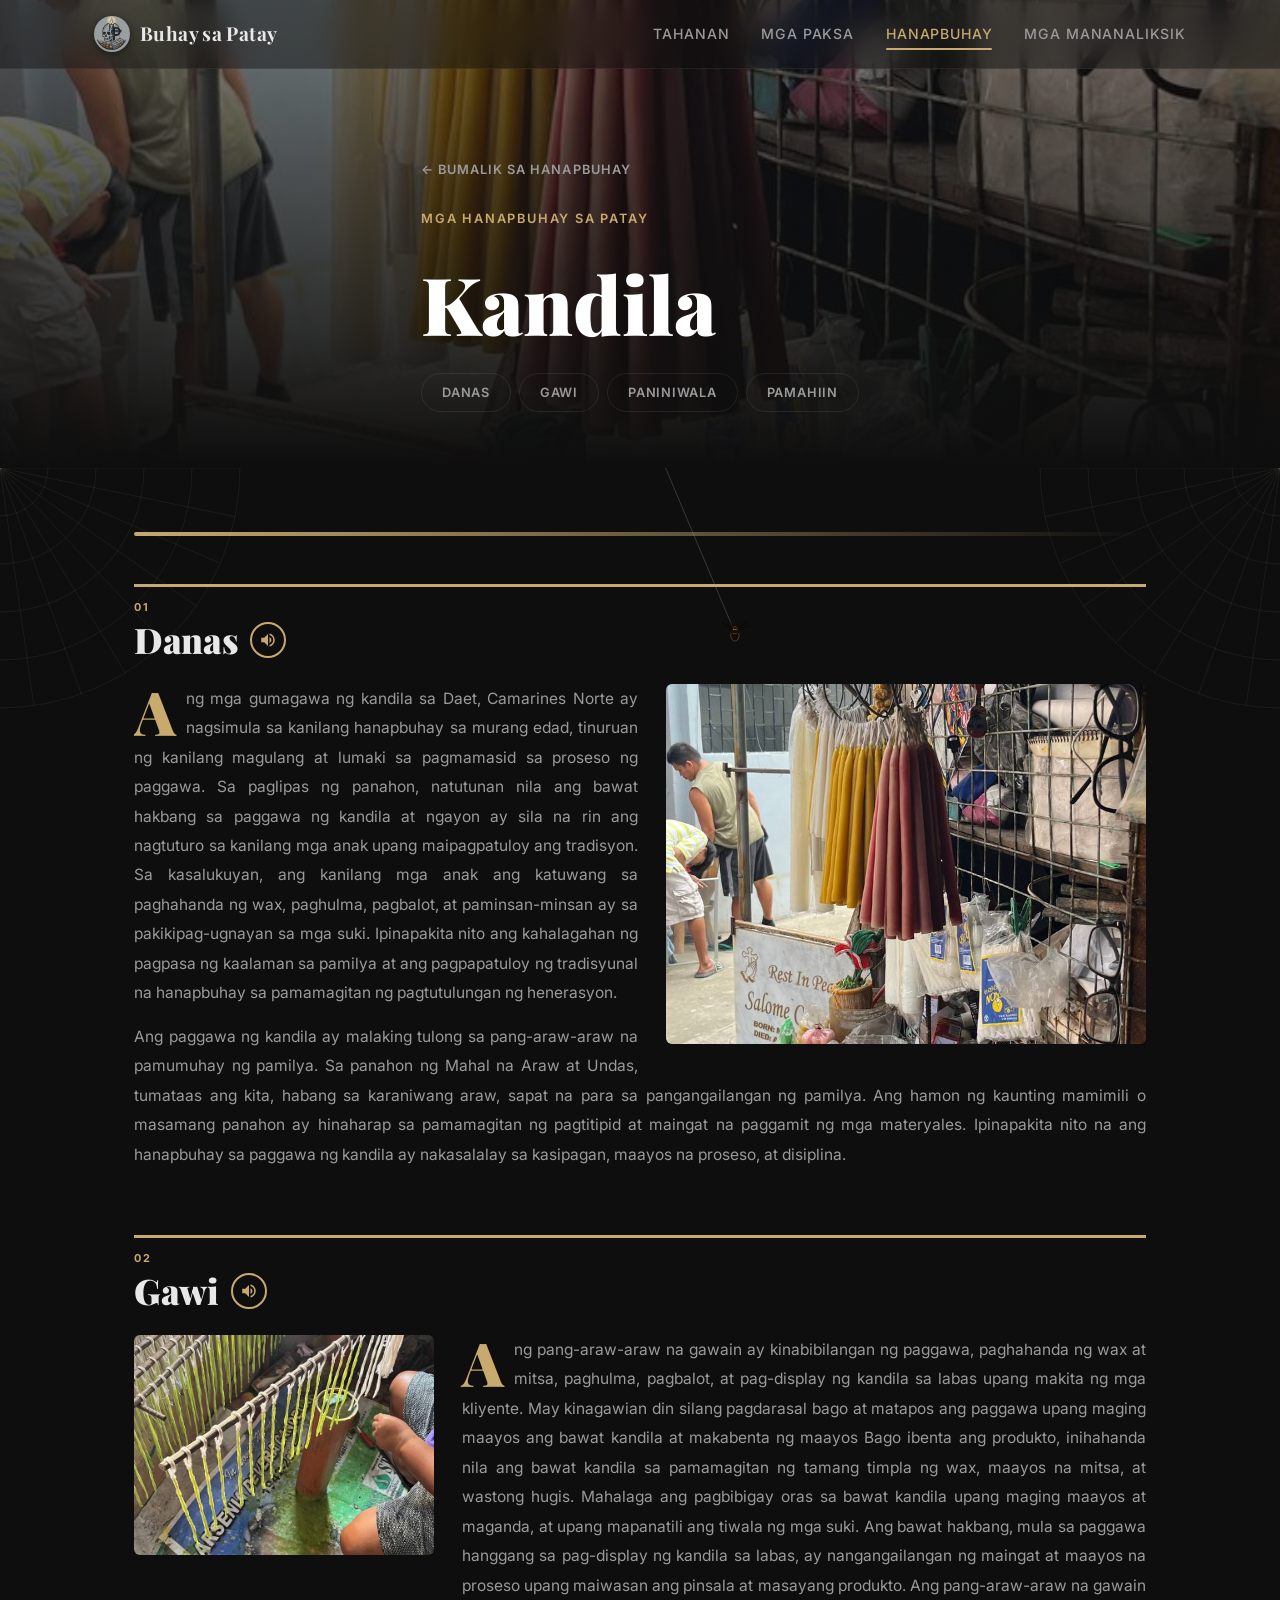
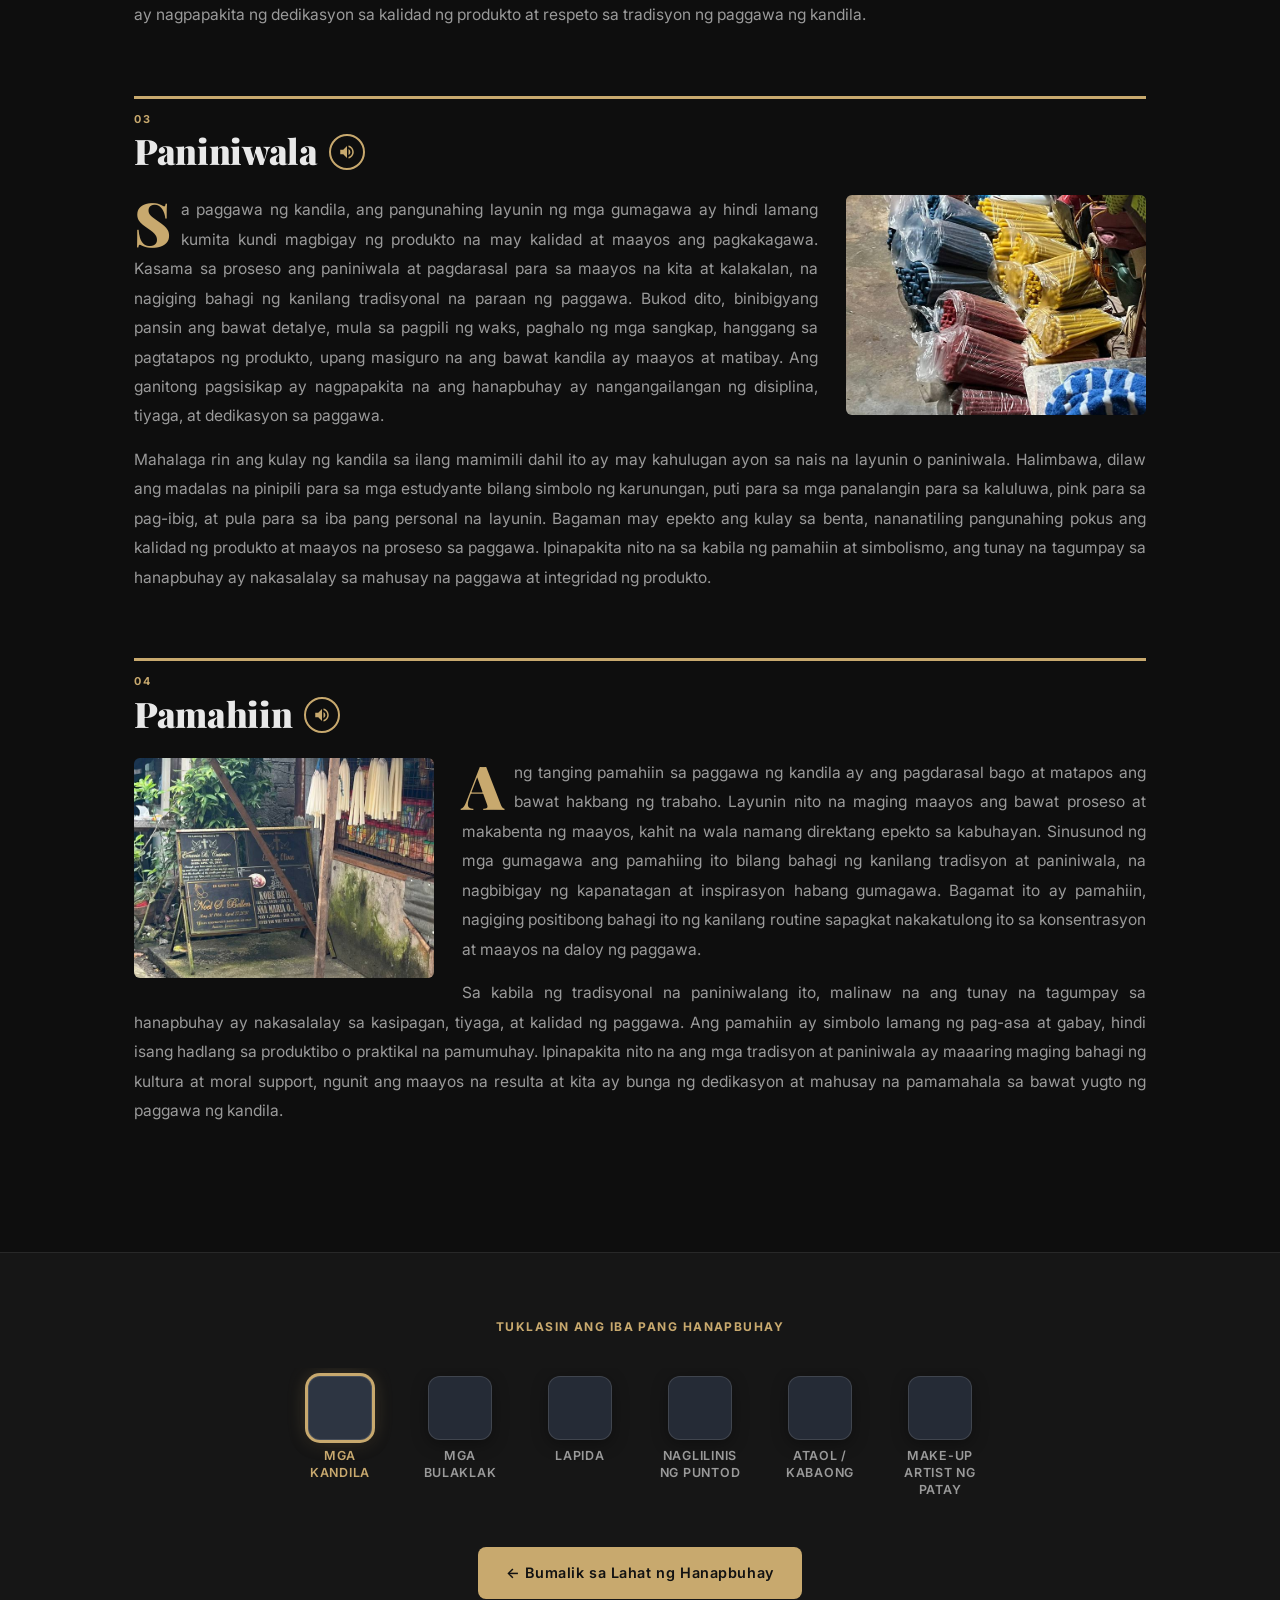
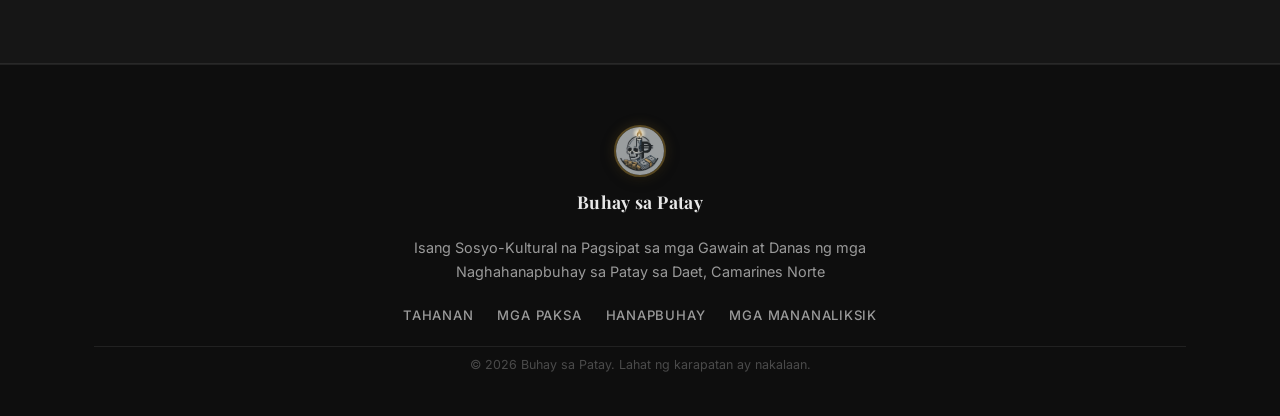
<file: kandila.html>
<!DOCTYPE html>
<html lang="fil" translate="no">
<head>
  <meta charset="UTF-8" />
  <meta name="google" content="notranslate" />
  <meta name="viewport" content="width=device-width, initial-scale=1.0" />
  <title>Kandila — Buhay sa Patay</title>
  <link rel="icon" type="image/png" href="Assets/favicon_round.png">
  <link rel="preconnect" href="https://fonts.googleapis.com" />
  <link rel="preconnect" href="https://fonts.gstatic.com" crossorigin />
  <link href="https://fonts.googleapis.com/css2?family=Playfair+Display:wght@400;700;900&family=Inter:wght@300;400;500;600&display=swap" rel="stylesheet" />
  <link rel="stylesheet" href="style.css" />
  <link rel="stylesheet" href="detail.css" />
  <script src="https://cdn.lordicon.com/lordicon.js"></script>
</head>
<body data-page-parity="even">

  <!-- â”€â”€â”€ NAVBAR â”€â”€â”€ -->
  <header class="navbar">
    <div class="container nav-inner">
      <div class="brand">
        <a href="index.html" style="display:flex;align-items:center;gap:10px;text-decoration:none;color:inherit;">
          <img class="brand-icon" src="Assets/logo.png" alt="Logo">
          <span class="brand-text">Buhay sa Patay</span>
        </a>
      </div>
      <nav class="nav-links">
        <a href="index.html">Tahanan</a>
        <a href="index.html#topics">Mga Paksa</a>
        <a href="index.html#hanapbuhay" class="active">Hanapbuhay</a>
        <a href="mananaliksik.html">Mga Mananaliksik</a>
      </nav>
      <button class="hamburger" id="hamburger" aria-label="Toggle menu">
        <span></span><span></span><span></span>
      </button>
    </div>
    <div class="mobile-menu" id="mobileMenu"><div class="mobile-menu-inner"><div class="mobile-menu-inner">
      <a href="index.html">Tahanan</a>
      <a href="index.html#topics">Mga Paksa</a>
      <a href="index.html#hanapbuhay">Hanapbuhay</a>
      <a href="mananaliksik.html">Mga Mananaliksik</a>
    </div>
  </header>

  <!-- â”€â”€â”€ DETAIL HERO â”€â”€â”€ -->
  <section class="detail-hero" style="background-image:url('Assets/candle_1.jpg')">
    <div class="detail-hero-overlay"></div>
    <div class="container detail-hero-content">
      <a href="index.html#hanapbuhay" class="back-link">← Bumalik sa Hanapbuhay</a>
      <div class="detail-hero-icon"><lord-icon src="https://cdn.lordicon.com/mfgtmuty.json" trigger="loop" delay="2000" colors="primary:#848484,secondary:#f24c00,tertiary:#d59f80" style="width:72px;height:72px"></lord-icon></div>
      <p class="hero-eyebrow">Mga Hanapbuhay sa Patay</p>
      <h1 class="detail-hero-title">Kandila</h1>
      <div class="detail-tabs">
        <a href="#danas" class="detail-tab">Danas</a>
        <a href="#gawi" class="detail-tab">Gawi</a>
        <a href="#paniniwala" class="detail-tab">Paniniwala</a>
        <a href="#pamahiin" class="detail-tab">Pamahiin</a>
      </div>
    </div>
  </section>

  <!-- â”€â”€â”€ CONTENT â”€â”€â”€ -->
  <main class="detail-main">
    <div class="container detail-content">

      <!-- DANAS -->
      <section class="detail-section" id="danas">
        <div class="detail-section-label">
          <span class="dsec-number">01</span>
          <h2>Danas <button class="audio-btn" data-audio="Assets/Audio/Danas-Kandila.mp3" aria-label="Pakinggan ang seksyon"><svg viewBox="0 0 24 24" fill="currentColor"><path d="M3 9v6h4l5 5V4L7 9H3zm13.5 3A4.5 4.5 0 0 0 14 7.97v8.05c1.48-.73 2.5-2.25 2.5-4.02zM14 3.23v2.06c2.89.86 5 3.54 5 6.71s-2.11 5.85-5 6.71v2.06c4.01-.91 7-4.49 7-8.77s-2.99-7.86-7-8.77z"/></svg></button></h2>
        </div>
        <div class="detail-section-body">
          <img class="news-img" src="Assets/candle_1.jpg" alt="Paggawa ng kandila">
          <p>Ang mga gumagawa ng kandila sa Daet, Camarines Norte ay nagsimula sa kanilang hanapbuhay sa murang edad, tinuruan ng kanilang magulang at lumaki sa pagmamasid sa proseso ng paggawa. Sa paglipas ng panahon, natutunan nila ang bawat hakbang sa paggawa ng kandila at ngayon ay sila na rin ang nagtuturo sa kanilang mga anak upang maipagpatuloy ang tradisyon. Sa kasalukuyan, ang kanilang mga anak ang katuwang sa paghahanda ng wax, paghulma, pagbalot, at paminsan-minsan ay sa pakikipag-ugnayan sa mga suki. Ipinapakita nito ang kahalagahan ng pagpasa ng kaalaman sa pamilya at ang pagpapatuloy ng tradisyunal na hanapbuhay sa pamamagitan ng pagtutulungan ng henerasyon.</p>
          <p>Ang paggawa ng kandila ay malaking tulong sa pang-araw-araw na pamumuhay ng pamilya. Sa panahon ng Mahal na Araw at Undas, tumataas ang kita, habang sa karaniwang araw, sapat na para sa pangangailangan ng pamilya. Ang hamon ng kaunting mamimili o masamang panahon ay hinaharap sa pamamagitan ng pagtitipid at maingat na paggamit ng mga materyales. Ipinapakita nito na ang hanapbuhay sa paggawa ng kandila ay nakasalalay sa kasipagan, maayos na proseso, at disiplina.</p>
        </div>
      </section>

      <div class="detail-divider"></div>

      <!-- GAWI -->
      <section class="detail-section" id="gawi">
        <div class="detail-section-label">
          <span class="dsec-number">02</span>
          <h2>Gawi <button class="audio-btn" data-audio="Assets/Audio/Gawi-Kandila.mp3" aria-label="Pakinggan ang seksyon"><svg viewBox="0 0 24 24" fill="currentColor"><path d="M3 9v6h4l5 5V4L7 9H3zm13.5 3A4.5 4.5 0 0 0 14 7.97v8.05c1.48-.73 2.5-2.25 2.5-4.02zM14 3.23v2.06c2.89.86 5 3.54 5 6.71s-2.11 5.85-5 6.71v2.06c4.01-.91 7-4.49 7-8.77s-2.99-7.86-7-8.77z"/></svg></button></h2>
        </div>
        <div class="detail-section-body">
          <img class="news-img" src="Assets/candle_2.jpg" alt="Pang-araw-araw na gawain sa kandila">
          <p>Ang pang-araw-araw na gawain ay kinabibilangan ng paggawa, paghahanda ng wax at mitsa, paghulma, pagbalot, at pag-display ng kandila sa labas upang makita ng mga kliyente. May kinagawian din silang pagdarasal bago at matapos ang paggawa upang maging maayos ang bawat kandila at makabenta ng maayos Bago ibenta ang produkto, inihahanda nila ang bawat kandila sa pamamagitan ng tamang timpla ng wax, maayos na mitsa, at wastong hugis. Mahalaga ang pagbibigay oras sa bawat kandila upang maging maayos at maganda, at upang mapanatili ang tiwala ng mga suki. Ang bawat hakbang, mula sa paggawa hanggang sa pag-display ng kandila sa labas, ay nangangailangan ng maingat at maayos na proseso upang maiwasan ang pinsala at masayang produkto. Ang pang-araw-araw na gawain ay nagpapakita ng dedikasyon sa kalidad ng produkto at respeto sa tradisyon ng paggawa ng kandila.</p>
        </div>
      </section>

      <div class="detail-divider"></div>

      <!-- PANINIWALA -->
      <section class="detail-section" id="paniniwala">
        <div class="detail-section-label">
          <span class="dsec-number">03</span>
          <h2>Paniniwala <button class="audio-btn" data-audio="Assets/Audio/Paniniwa-Kandila.mp3" aria-label="Pakinggan ang seksyon"><svg viewBox="0 0 24 24" fill="currentColor"><path d="M3 9v6h4l5 5V4L7 9H3zm13.5 3A4.5 4.5 0 0 0 14 7.97v8.05c1.48-.73 2.5-2.25 2.5-4.02zM14 3.23v2.06c2.89.86 5 3.54 5 6.71s-2.11 5.85-5 6.71v2.06c4.01-.91 7-4.49 7-8.77s-2.99-7.86-7-8.77z"/></svg></button></h2>
        </div>
        <div class="detail-section-body">
          <img class="news-img" src="Assets/another_candle1 (1).jpg" alt="Kandila at paniniwala">
          <p>Sa paggawa ng kandila, ang pangunahing layunin ng mga gumagawa ay hindi lamang kumita kundi magbigay ng produkto na may kalidad at maayos ang pagkakagawa. Kasama sa proseso ang paniniwala at pagdarasal para sa maayos na kita at kalakalan, na nagiging bahagi ng kanilang tradisyonal na paraan ng paggawa. Bukod dito, binibigyang pansin ang bawat detalye, mula sa pagpili ng waks, paghalo ng mga sangkap, hanggang sa pagtatapos ng produkto, upang masiguro na ang bawat kandila ay maayos at matibay. Ang ganitong pagsisikap ay nagpapakita na ang hanapbuhay ay nangangailangan ng disiplina, tiyaga, at dedikasyon sa paggawa.</p>
          <p>Mahalaga rin ang kulay ng kandila sa ilang mamimili dahil ito ay may kahulugan ayon sa nais na layunin o paniniwala. Halimbawa, dilaw ang madalas na pinipili para sa mga estudyante bilang simbolo ng karunungan, puti para sa mga panalangin para sa kaluluwa, pink para sa pag-ibig, at pula para sa iba pang personal na layunin. Bagaman may epekto ang kulay sa benta, nananatiling pangunahing pokus ang kalidad ng produkto at maayos na proseso sa paggawa. Ipinapakita nito na sa kabila ng pamahiin at simbolismo, ang tunay na tagumpay sa hanapbuhay ay nakasalalay sa mahusay na paggawa at integridad ng produkto.</p>
        </div>
      </section>

      <div class="detail-divider"></div>

      <!-- PAMAHIIN -->
      <section class="detail-section" id="pamahiin">
        <div class="detail-section-label">
          <span class="dsec-number">04</span>
          <h2>Pamahiin <button class="audio-btn" data-audio="Assets/Audio/Pamahiin-Kandila.mp3" aria-label="Pakinggan ang seksyon"><svg viewBox="0 0 24 24" fill="currentColor"><path d="M3 9v6h4l5 5V4L7 9H3zm13.5 3A4.5 4.5 0 0 0 14 7.97v8.05c1.48-.73 2.5-2.25 2.5-4.02zM14 3.23v2.06c2.89.86 5 3.54 5 6.71s-2.11 5.85-5 6.71v2.06c4.01-.91 7-4.49 7-8.77s-2.99-7.86-7-8.77z"/></svg></button></h2>
        </div>
        <div class="detail-section-body">
          <img class="news-img" src="Assets/another_candle_with_lapida.jpg" alt="Kandila at lapida">
          <p>Ang tanging pamahiin sa paggawa ng kandila ay ang pagdarasal bago at matapos ang bawat hakbang ng trabaho. Layunin nito na maging maayos ang bawat proseso at makabenta ng maayos, kahit na wala namang direktang epekto sa kabuhayan. Sinusunod ng mga gumagawa ang pamahiing ito bilang bahagi ng kanilang tradisyon at paniniwala, na nagbibigay ng kapanatagan at inspirasyon habang gumagawa. Bagamat ito ay pamahiin, nagiging positibong bahagi ito ng kanilang routine sapagkat nakakatulong ito sa konsentrasyon at maayos na daloy ng paggawa.</p>
          <p>Sa kabila ng tradisyonal na paniniwalang ito, malinaw na ang tunay na tagumpay sa hanapbuhay ay nakasalalay sa kasipagan, tiyaga, at kalidad ng paggawa. Ang pamahiin ay simbolo lamang ng pag-asa at gabay, hindi isang hadlang sa produktibo o praktikal na pamumuhay. Ipinapakita nito na ang mga tradisyon at paniniwala ay maaaring maging bahagi ng kultura at moral support, ngunit ang maayos na resulta at kita ay bunga ng dedikasyon at mahusay na pamamahala sa bawat yugto ng paggawa ng kandila.</p>
        </div>
      </section>

    </div>
  </main>

  <!-- â”€â”€â”€ HANAPBUHAY NAV â”€â”€â”€ -->
  <section class="hbnav">
    <div class="container">
      <p class="hbnav-label">Tuklasin ang iba pang Hanapbuhay</p>
      <div class="hbnav-grid">
        <span class="hbnav-item hbnav-item--active">
          <div class="hbnav-icon" style="background:var(--tan)"><lord-icon src="https://cdn.lordicon.com/mfgtmuty.json" trigger="hover" colors="primary:#848484,secondary:#f24c00,tertiary:#d59f80" style="width:40px;height:40px"></lord-icon></div>
          <span>Mga Kandila</span>
        </span>
        <a href="bulaklak.html" class="hbnav-item">
          <div class="hbnav-icon" style="background:var(--teal)"><lord-icon src="https://cdn.lordicon.com/etuixrny.json" trigger="hover" colors="primary:#e4e4e4,secondary:#ffc738" style="width:40px;height:40px"></lord-icon></div>
          <span>Mga Bulaklak</span>
        </a>
        <a href="lapida.html" class="hbnav-item">
          <div class="hbnav-icon" style="background:var(--olive)"><lord-icon src="https://cdn.lordicon.com/sjhlybob.json" trigger="hover" colors="primary:#d59f80,secondary:#848484,tertiary:#646e78" style="width:40px;height:40px"></lord-icon></div>
          <span>Lapida</span>
        </a>
        <a href="naglilinis.html" class="hbnav-item">
          <div class="hbnav-icon" style="background:var(--blue)"><lord-icon src="https://cdn.lordicon.com/ijwgvxns.json" trigger="hover" colors="primary:#646e78,secondary:#d59f80,tertiary:#f9c9c0,quaternary:#c67d53,quinary:#848484,senary:#b26836" style="width:40px;height:40px"></lord-icon></div>
          <span>Naglilinis ng Puntod</span>
        </a>
        <a href="ataol.html" class="hbnav-item">
          <div class="hbnav-icon" style="background:var(--purple)"><lord-icon src="https://cdn.lordicon.com/jqluolug.json" trigger="hover" style="width:40px;height:40px"></lord-icon></div>
          <span>Ataol / Kabaong</span>
        </a>
        <a href="tagaganda.html" class="hbnav-item">
          <div class="hbnav-icon" style="background:var(--red)"><lord-icon src="https://cdn.lordicon.com/znrcrqdz.json" trigger="hover" colors="primary:#a66037" style="width:40px;height:40px"></lord-icon></div>
          <span>Make-up Artist ng Patay</span>
        </a>
      </div>
      <div class="hbnav-footer">
        <a href="index.html#hanapbuhay" class="btn-primary">← Bumalik sa Lahat ng Hanapbuhay</a>
      </div>
    </div>
  </section>

  <!-- ─── FOOTER ─── -->
  <footer class="footer">
    <div class="container footer-inner">
      <div class="footer-brand">
        <img class="brand-icon" src="Assets/logo.png" alt="Logo">
        <span class="brand-text">Buhay sa Patay</span>
      </div>
      <p class="footer-desc">Isang Sosyo-Kultural na Pagsipat sa mga Gawain at Danas ng mga Naghahanapbuhay sa Patay sa Daet, Camarines Norte</p>
      <div class="footer-links">
        <a href="index.html">Tahanan</a>
        <a href="index.html#topics">Mga Paksa</a>
        <a href="index.html#hanapbuhay">Hanapbuhay</a>
        <a href="mananaliksik.html">Mga Mananaliksik</a>
      </div>
      <p class="footer-copy">© 2026 Buhay sa Patay. Lahat ng karapatan ay nakalaan.</p>
    </div>
  </footer>

  <!-- â”€â”€â”€ FLOATING AUDIO PLAYER â”€â”€â”€ -->
  <div id="floatingPlayer" class="floating-player" aria-hidden="true">
    <div class="fp-label">
      <svg viewBox="0 0 24 24" fill="currentColor" width="14" height="14"><path d="M3 9v6h4l5 5V4L7 9H3zm13.5 3A4.5 4.5 0 0 0 14 7.97v8.05c1.48-.73 2.5-2.25 2.5-4.02zM14 3.23v2.06c2.89.86 5 3.54 5 6.71s-2.11 5.85-5 6.71v2.06c4.01-.91 7-4.49 7-8.77s-2.99-7.86-7-8.77z"/></svg>
      <span id="fpTitle">—</span>
    </div>
    <div class="fp-controls">
      <button id="fpPlayPause" class="fp-btn" aria-label="Play / Pause">
        <svg viewBox="0 0 24 24" fill="currentColor"><path d="M6 19h4V5H6v14zm8-14v14h4V5h-4z"/></svg>
      </button>
      <button id="fpStop" class="fp-btn fp-btn-stop" aria-label="Itigil">
        <svg viewBox="0 0 24 24" fill="currentColor"><path d="M6 6h12v12H6z"/></svg>
      </button>
    </div>
  </div>

  <script src="main.js"></script>
  <script src="spider.js"></script>
</body>
</html>
</file>
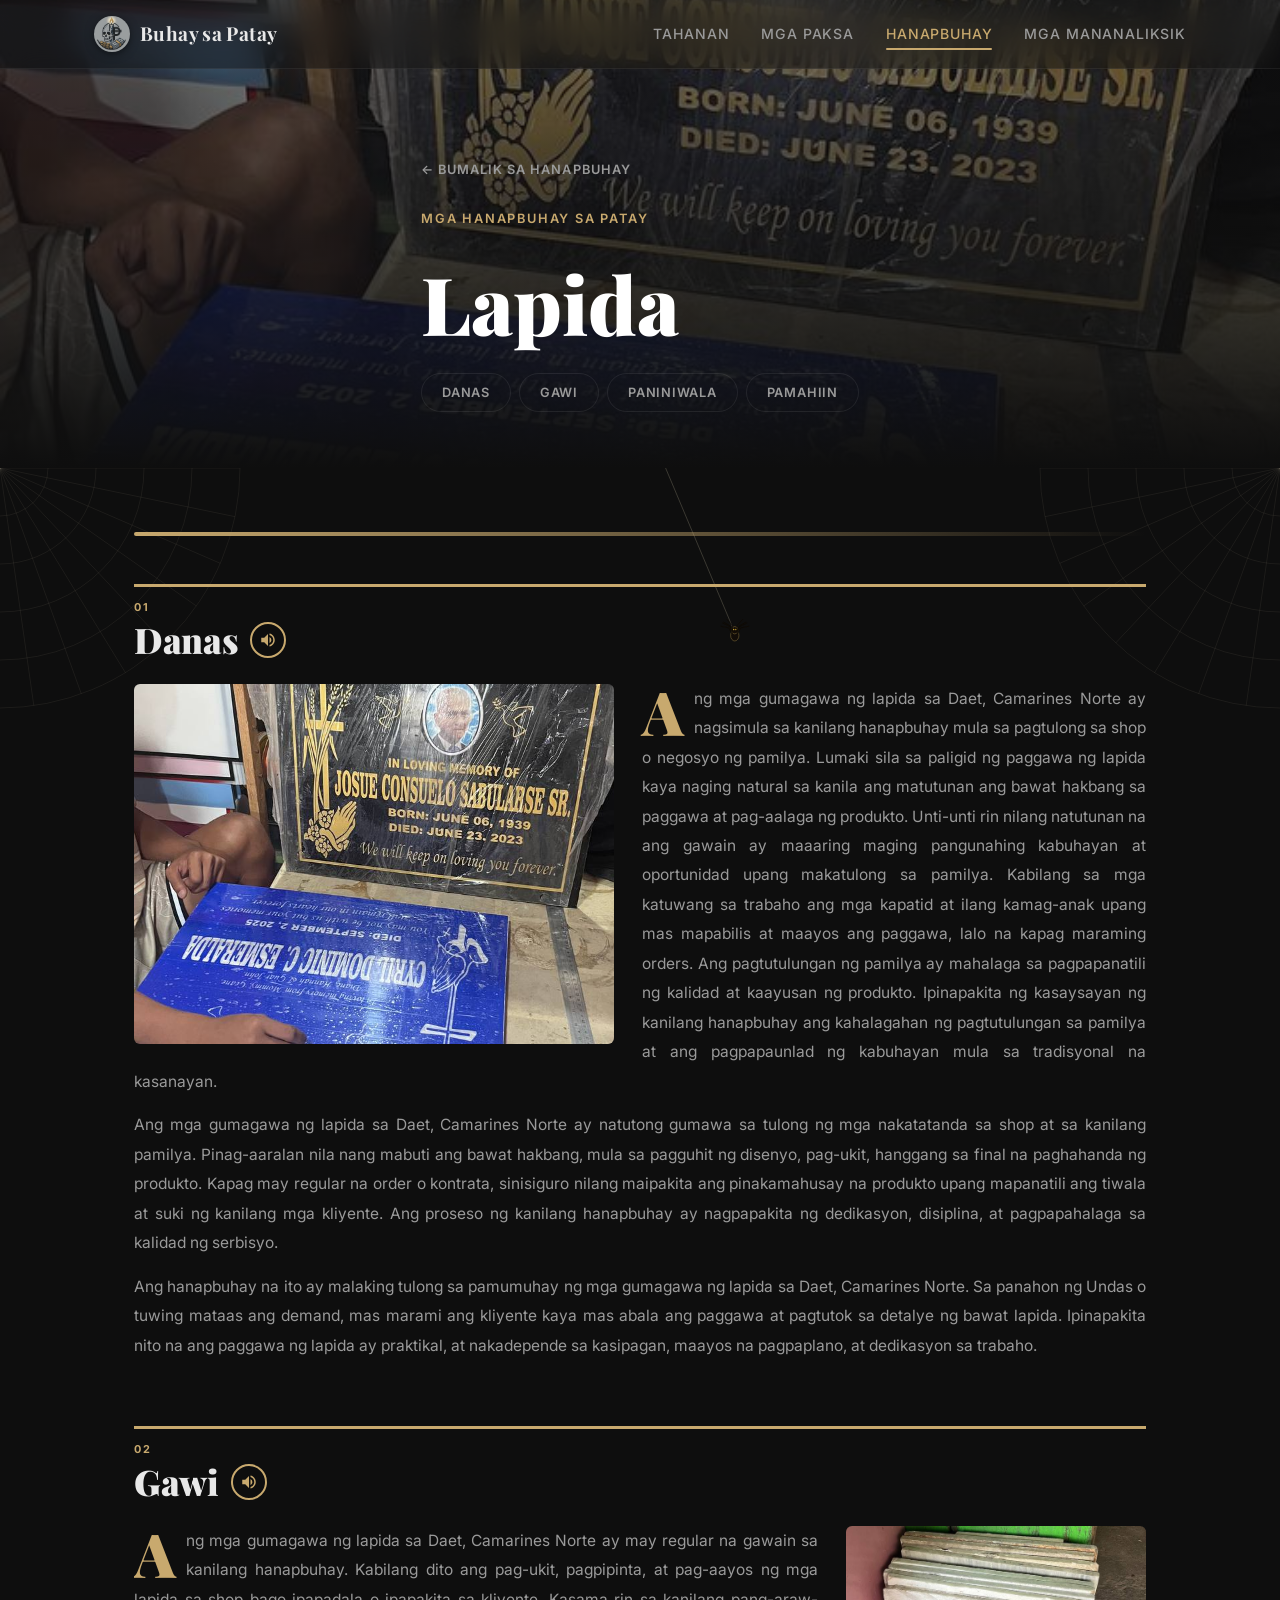
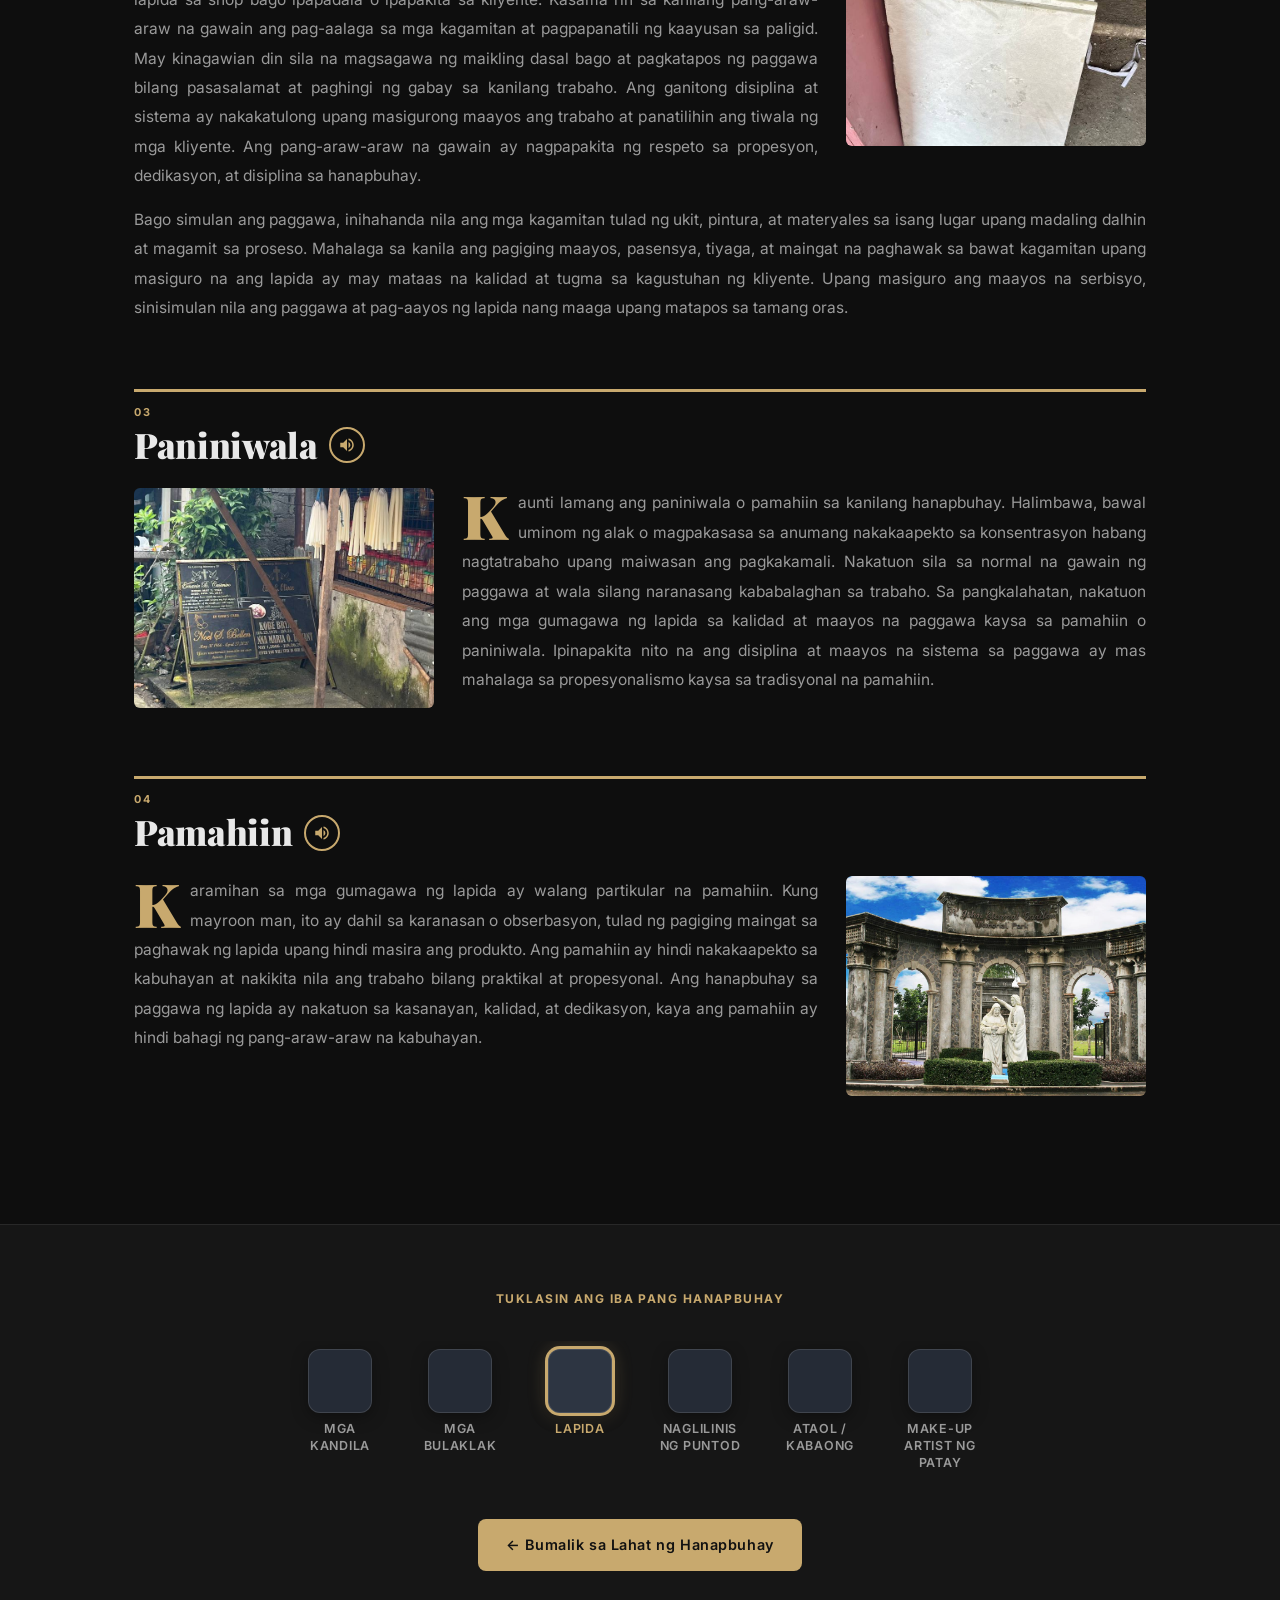
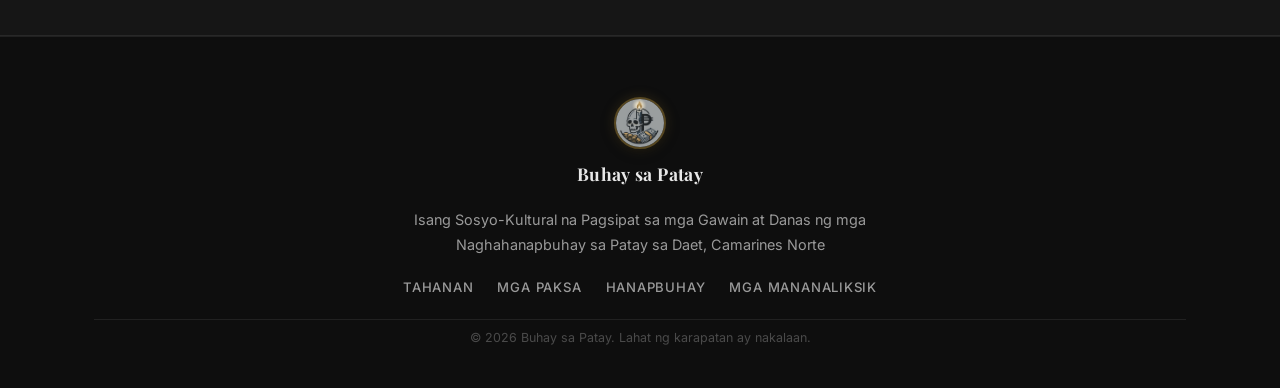
<file: lapida.html>
<!DOCTYPE html>
<html lang="fil" translate="no">
<head>
  <meta charset="UTF-8" />
  <meta name="google" content="notranslate" />
  <meta name="viewport" content="width=device-width, initial-scale=1.0" />
  <title>Lapida — Buhay sa Patay</title>
  <link rel="icon" type="image/png" href="Assets/favicon_round.png">
  <link rel="preconnect" href="https://fonts.googleapis.com" />
  <link rel="preconnect" href="https://fonts.gstatic.com" crossorigin />
  <link href="https://fonts.googleapis.com/css2?family=Playfair+Display:wght@400;700;900&family=Inter:wght@300;400;500;600&display=swap" rel="stylesheet" />
  <link rel="stylesheet" href="style.css" />
  <link rel="stylesheet" href="detail.css" />
  <script src="https://cdn.lordicon.com/lordicon.js"></script>
</head>
<body data-page-parity="odd">

  <!-- â”€â”€â”€ NAVBAR â”€â”€â”€ -->
  <header class="navbar">
    <div class="container nav-inner">
      <div class="brand">
        <a href="index.html" style="display:flex;align-items:center;gap:10px;text-decoration:none;color:inherit;">
          <img class="brand-icon" src="Assets/logo.png" alt="Logo">
          <span class="brand-text">Buhay sa Patay</span>
        </a>
      </div>
      <nav class="nav-links">
        <a href="index.html">Tahanan</a>
        <a href="index.html#topics">Mga Paksa</a>
        <a href="index.html#hanapbuhay" class="active">Hanapbuhay</a>
        <a href="mananaliksik.html">Mga Mananaliksik</a>
      </nav>
      <button class="hamburger" id="hamburger" aria-label="Toggle menu">
        <span></span><span></span><span></span>
      </button>
    </div>
    <div class="mobile-menu" id="mobileMenu"><div class="mobile-menu-inner"><div class="mobile-menu-inner">
      <a href="index.html">Tahanan</a>
      <a href="index.html#topics">Mga Paksa</a>
      <a href="index.html#hanapbuhay">Hanapbuhay</a>
      <a href="mananaliksik.html">Mga Mananaliksik</a>
    </div>
  </header>

  <!-- â”€â”€â”€ DETAIL HERO â”€â”€â”€ -->
  <section class="detail-hero" style="background-image:url('Assets/lapida_1.jpg')">
    <div class="detail-hero-overlay"></div>
    <div class="container detail-hero-content">
      <a href="index.html#hanapbuhay" class="back-link">← Bumalik sa Hanapbuhay</a>
      <div class="detail-hero-icon"><lord-icon src="https://cdn.lordicon.com/sjhlybob.json" trigger="loop" delay="2000" colors="primary:#d59f80,secondary:#848484,tertiary:#646e78" style="width:72px;height:72px"></lord-icon></div>
      <p class="hero-eyebrow">Mga Hanapbuhay sa Patay</p>
      <h1 class="detail-hero-title">Lapida</h1>
      <div class="detail-tabs">
        <a href="#danas" class="detail-tab">Danas</a>
        <a href="#gawi" class="detail-tab">Gawi</a>
        <a href="#paniniwala" class="detail-tab">Paniniwala</a>
        <a href="#pamahiin" class="detail-tab">Pamahiin</a>
      </div>
    </div>
  </section>

  <!-- â”€â”€â”€ CONTENT â”€â”€â”€ -->
  <main class="detail-main">
    <div class="container detail-content">

      <!-- DANAS -->
      <section class="detail-section" id="danas">
        <div class="detail-section-label">
          <span class="dsec-number">01</span>
          <h2>Danas <button class="audio-btn" data-audio="Assets/Audio/Danas-Lapida.mp3" aria-label="Pakinggan ang seksyon"><svg viewBox="0 0 24 24" fill="currentColor"><path d="M3 9v6h4l5 5V4L7 9H3zm13.5 3A4.5 4.5 0 0 0 14 7.97v8.05c1.48-.73 2.5-2.25 2.5-4.02zM14 3.23v2.06c2.89.86 5 3.54 5 6.71s-2.11 5.85-5 6.71v2.06c4.01-.91 7-4.49 7-8.77s-2.99-7.86-7-8.77z"/></svg></button></h2>
        </div>
        <div class="detail-section-body">
          <img class="news-img" src="Assets/lapida_1.jpg" alt="Paggawa ng lapida">
          <p>Ang mga gumagawa ng lapida sa Daet, Camarines Norte ay nagsimula sa kanilang hanapbuhay mula sa pagtulong sa shop o negosyo ng pamilya. Lumaki sila sa paligid ng paggawa ng lapida kaya naging natural sa kanila ang matutunan ang bawat hakbang sa paggawa at pag-aalaga ng produkto. Unti-unti rin nilang natutunan na ang gawain ay maaaring maging pangunahing kabuhayan at oportunidad upang makatulong sa pamilya. Kabilang sa mga katuwang sa trabaho ang mga kapatid at ilang kamag-anak upang mas mapabilis at maayos ang paggawa, lalo na kapag maraming orders. Ang pagtutulungan ng pamilya ay mahalaga sa pagpapanatili ng kalidad at kaayusan ng produkto. Ipinapakita ng kasaysayan ng kanilang hanapbuhay ang kahalagahan ng pagtutulungan sa pamilya at ang pagpapaunlad ng kabuhayan mula sa tradisyonal na kasanayan.</p>
          <p>Ang mga gumagawa ng lapida sa Daet, Camarines Norte ay natutong gumawa sa tulong ng mga nakatatanda sa shop at sa kanilang pamilya. Pinag-aaralan nila nang mabuti ang bawat hakbang, mula sa pagguhit ng disenyo, pag-ukit, hanggang sa final na paghahanda ng produkto. Kapag may regular na order o kontrata, sinisiguro nilang maipakita ang pinakamahusay na produkto upang mapanatili ang tiwala at suki ng kanilang mga kliyente. Ang proseso ng kanilang hanapbuhay ay nagpapakita ng dedikasyon, disiplina, at pagpapahalaga sa kalidad ng serbisyo.</p>
          <p>Ang hanapbuhay na ito ay malaking tulong sa pamumuhay ng mga gumagawa ng lapida sa Daet, Camarines Norte. Sa panahon ng Undas o tuwing mataas ang demand, mas marami ang kliyente kaya mas abala ang paggawa at pagtutok sa detalye ng bawat lapida. Ipinapakita nito na ang paggawa ng lapida ay praktikal, at nakadepende sa kasipagan, maayos na pagpaplano, at dedikasyon sa trabaho.</p>
        </div>
      </section>

      <div class="detail-divider"></div>

      <!-- GAWI -->
      <section class="detail-section" id="gawi">
        <div class="detail-section-label">
          <span class="dsec-number">02</span>
          <h2>Gawi <button class="audio-btn" data-audio="Assets/Audio/Gawi-Lapida.mp3" aria-label="Pakinggan ang seksyon"><svg viewBox="0 0 24 24" fill="currentColor"><path d="M3 9v6h4l5 5V4L7 9H3zm13.5 3A4.5 4.5 0 0 0 14 7.97v8.05c1.48-.73 2.5-2.25 2.5-4.02zM14 3.23v2.06c2.89.86 5 3.54 5 6.71s-2.11 5.85-5 6.71v2.06c4.01-.91 7-4.49 7-8.77s-2.99-7.86-7-8.77z"/></svg></button></h2>
        </div>
        <div class="detail-section-body">
          <img class="news-img" src="Assets/lapida_2.jpg" alt="Mga lapida sa sementeryo">
          <p>Ang mga gumagawa ng lapida sa Daet, Camarines Norte ay may regular na gawain sa kanilang hanapbuhay. Kabilang dito ang pag-ukit, pagpipinta, at pag-aayos ng mga lapida sa shop bago ipapadala o ipapakita sa kliyente. Kasama rin sa kanilang pang-araw-araw na gawain ang pag-aalaga sa mga kagamitan at pagpapanatili ng kaayusan sa paligid. May kinagawian din sila na magsagawa ng maikling dasal bago at pagkatapos ng paggawa bilang pasasalamat at paghingi ng gabay sa kanilang trabaho. Ang ganitong disiplina at sistema ay nakakatulong upang masigurong maayos ang trabaho at panatilihin ang tiwala ng mga kliyente. Ang pang-araw-araw na gawain ay nagpapakita ng respeto sa propesyon, dedikasyon, at disiplina sa hanapbuhay.</p>
          <p>Bago simulan ang paggawa, inihahanda nila ang mga kagamitan tulad ng ukit, pintura, at materyales sa isang lugar upang madaling dalhin at magamit sa proseso. Mahalaga sa kanila ang pagiging maayos, pasensya, tiyaga, at maingat na paghawak sa bawat kagamitan upang masiguro na ang lapida ay may mataas na kalidad at tugma sa kagustuhan ng kliyente. Upang masiguro ang maayos na serbisyo, sinisimulan nila ang paggawa at pag-aayos ng lapida nang maaga upang matapos sa tamang oras.</p>
        </div>
      </section>

      <div class="detail-divider"></div>

      <!-- PANINIWALA -->
      <section class="detail-section" id="paniniwala">
        <div class="detail-section-label">
          <span class="dsec-number">03</span>
          <h2>Paniniwala <button class="audio-btn" data-audio="Assets/Audio/Paniniwala-Lapida.mp3" aria-label="Pakinggan ang seksyon"><svg viewBox="0 0 24 24" fill="currentColor"><path d="M3 9v6h4l5 5V4L7 9H3zm13.5 3A4.5 4.5 0 0 0 14 7.97v8.05c1.48-.73 2.5-2.25 2.5-4.02zM14 3.23v2.06c2.89.86 5 3.54 5 6.71s-2.11 5.85-5 6.71v2.06c4.01-.91 7-4.49 7-8.77s-2.99-7.86-7-8.77z"/></svg></button></h2>
        </div>
        <div class="detail-section-body">
          <img class="news-img" src="Assets/another_candle_with_lapida.jpg" alt="Kandila at lapida">
          <p>Kaunti lamang ang paniniwala o pamahiin sa kanilang hanapbuhay. Halimbawa, bawal uminom ng alak o magpakasasa sa anumang nakakaapekto sa konsentrasyon habang nagtatrabaho upang maiwasan ang pagkakamali. Nakatuon sila sa normal na gawain ng paggawa at wala silang naranasang kababalaghan sa trabaho. Sa pangkalahatan, nakatuon ang mga gumagawa ng lapida sa kalidad at maayos na paggawa kaysa sa pamahiin o paniniwala. Ipinapakita nito na ang disiplina at maayos na sistema sa paggawa ay mas mahalaga sa propesyonalismo kaysa sa tradisyonal na pamahiin.</p>
        </div>
      </section>

      <div class="detail-divider"></div>

      <!-- PAMAHIIN -->
      <section class="detail-section" id="pamahiin">
        <div class="detail-section-label">
          <span class="dsec-number">04</span>
          <h2>Pamahiin <button class="audio-btn" data-audio="Assets/Audio/Pamahiin-Lapida.mp3" aria-label="Pakinggan ang seksyon"><svg viewBox="0 0 24 24" fill="currentColor"><path d="M3 9v6h4l5 5V4L7 9H3zm13.5 3A4.5 4.5 0 0 0 14 7.97v8.05c1.48-.73 2.5-2.25 2.5-4.02zM14 3.23v2.06c2.89.86 5 3.54 5 6.71s-2.11 5.85-5 6.71v2.06c4.01-.91 7-4.49 7-8.77s-2.99-7.86-7-8.77z"/></svg></button></h2>
        </div>
        <div class="detail-section-body">
          <img class="news-img" src="Assets/main_bg.png" alt="Alaala sa sementeryo">
          <p>Karamihan sa mga gumagawa ng lapida ay walang partikular na pamahiin. Kung mayroon man, ito ay dahil sa karanasan o obserbasyon, tulad ng pagiging maingat sa paghawak ng lapida upang hindi masira ang produkto. Ang pamahiin ay hindi nakakaapekto sa kabuhayan at nakikita nila ang trabaho bilang praktikal at propesyonal. Ang hanapbuhay sa paggawa ng lapida ay nakatuon sa kasanayan, kalidad, at dedikasyon, kaya ang pamahiin ay hindi bahagi ng pang-araw-araw na kabuhayan.</p>
        </div>
      </section>

    </div>
  </main>

  <!-- â”€â”€â”€ HANAPBUHAY NAV â”€â”€â”€ -->
  <section class="hbnav">
    <div class="container">
      <p class="hbnav-label">Tuklasin ang iba pang Hanapbuhay</p>
      <div class="hbnav-grid">
        <a href="kandila.html" class="hbnav-item">
          <div class="hbnav-icon" style="background:var(--tan)"><lord-icon src="https://cdn.lordicon.com/mfgtmuty.json" trigger="hover" colors="primary:#848484,secondary:#f24c00,tertiary:#d59f80" style="width:40px;height:40px"></lord-icon></div>
          <span>Mga Kandila</span>
        </a>
        <a href="bulaklak.html" class="hbnav-item">
          <div class="hbnav-icon" style="background:var(--teal)"><lord-icon src="https://cdn.lordicon.com/etuixrny.json" trigger="hover" colors="primary:#e4e4e4,secondary:#ffc738" style="width:40px;height:40px"></lord-icon></div>
          <span>Mga Bulaklak</span>
        </a>
        <span class="hbnav-item hbnav-item--active">
          <div class="hbnav-icon" style="background:var(--olive)"><lord-icon src="https://cdn.lordicon.com/sjhlybob.json" trigger="hover" colors="primary:#d59f80,secondary:#848484,tertiary:#646e78" style="width:40px;height:40px"></lord-icon></div>
          <span>Lapida</span>
        </span>
        <a href="naglilinis.html" class="hbnav-item">
          <div class="hbnav-icon" style="background:var(--blue)"><lord-icon src="https://cdn.lordicon.com/ijwgvxns.json" trigger="hover" colors="primary:#646e78,secondary:#d59f80,tertiary:#f9c9c0,quaternary:#c67d53,quinary:#848484,senary:#b26836" style="width:40px;height:40px"></lord-icon></div>
          <span>Naglilinis ng Puntod</span>
        </a>
        <a href="ataol.html" class="hbnav-item">
          <div class="hbnav-icon" style="background:var(--purple)"><lord-icon src="https://cdn.lordicon.com/jqluolug.json" trigger="hover" style="width:40px;height:40px"></lord-icon></div>
          <span>Ataol / Kabaong</span>
        </a>
        <a href="tagaganda.html" class="hbnav-item">
          <div class="hbnav-icon" style="background:var(--red)"><lord-icon src="https://cdn.lordicon.com/znrcrqdz.json" trigger="hover" colors="primary:#a66037" style="width:40px;height:40px"></lord-icon></div>
          <span>Make-up Artist ng Patay</span>
        </a>
      </div>
      <div class="hbnav-footer">
        <a href="index.html#hanapbuhay" class="btn-primary">← Bumalik sa Lahat ng Hanapbuhay</a>
      </div>
    </div>
  </section>

  <!-- ─── FOOTER ─── -->
  <footer class="footer">
    <div class="container footer-inner">
      <div class="footer-brand">
        <img class="brand-icon" src="Assets/logo.png" alt="Logo">
        <span class="brand-text">Buhay sa Patay</span>
      </div>
      <p class="footer-desc">Isang Sosyo-Kultural na Pagsipat sa mga Gawain at Danas ng mga Naghahanapbuhay sa Patay sa Daet, Camarines Norte</p>
      <div class="footer-links">
        <a href="index.html">Tahanan</a>
        <a href="index.html#topics">Mga Paksa</a>
        <a href="index.html#hanapbuhay">Hanapbuhay</a>
        <a href="mananaliksik.html">Mga Mananaliksik</a>
      </div>
      <p class="footer-copy">© 2026 Buhay sa Patay. Lahat ng karapatan ay nakalaan.</p>
    </div>
  </footer>

  <!-- ─── FLOATING AUDIO PLAYER ─── -->
  <div id="floatingPlayer" class="floating-player" aria-hidden="true">
    <div class="fp-label">
      <svg viewBox="0 0 24 24" fill="currentColor" width="14" height="14"><path d="M3 9v6h4l5 5V4L7 9H3zm13.5 3A4.5 4.5 0 0 0 14 7.97v8.05c1.48-.73 2.5-2.25 2.5-4.02zM14 3.23v2.06c2.89.86 5 3.54 5 6.71s-2.11 5.85-5 6.71v2.06c4.01-.91 7-4.49 7-8.77s-2.99-7.86-7-8.77z"/></svg>
      <span id="fpTitle">—</span>
    </div>
    <div class="fp-controls">
      <button id="fpPlayPause" class="fp-btn" aria-label="Play / Pause">
        <svg viewBox="0 0 24 24" fill="currentColor"><path d="M6 19h4V5H6v14zm8-14v14h4V5h-4z"/></svg>
      </button>
      <button id="fpStop" class="fp-btn fp-btn-stop" aria-label="Itigil">
        <svg viewBox="0 0 24 24" fill="currentColor"><path d="M6 6h12v12H6z"/></svg>
      </button>
    </div>
  </div>

  <script src="main.js"></script>
  <script src="spider.js"></script>
</body>
</html>
</file>
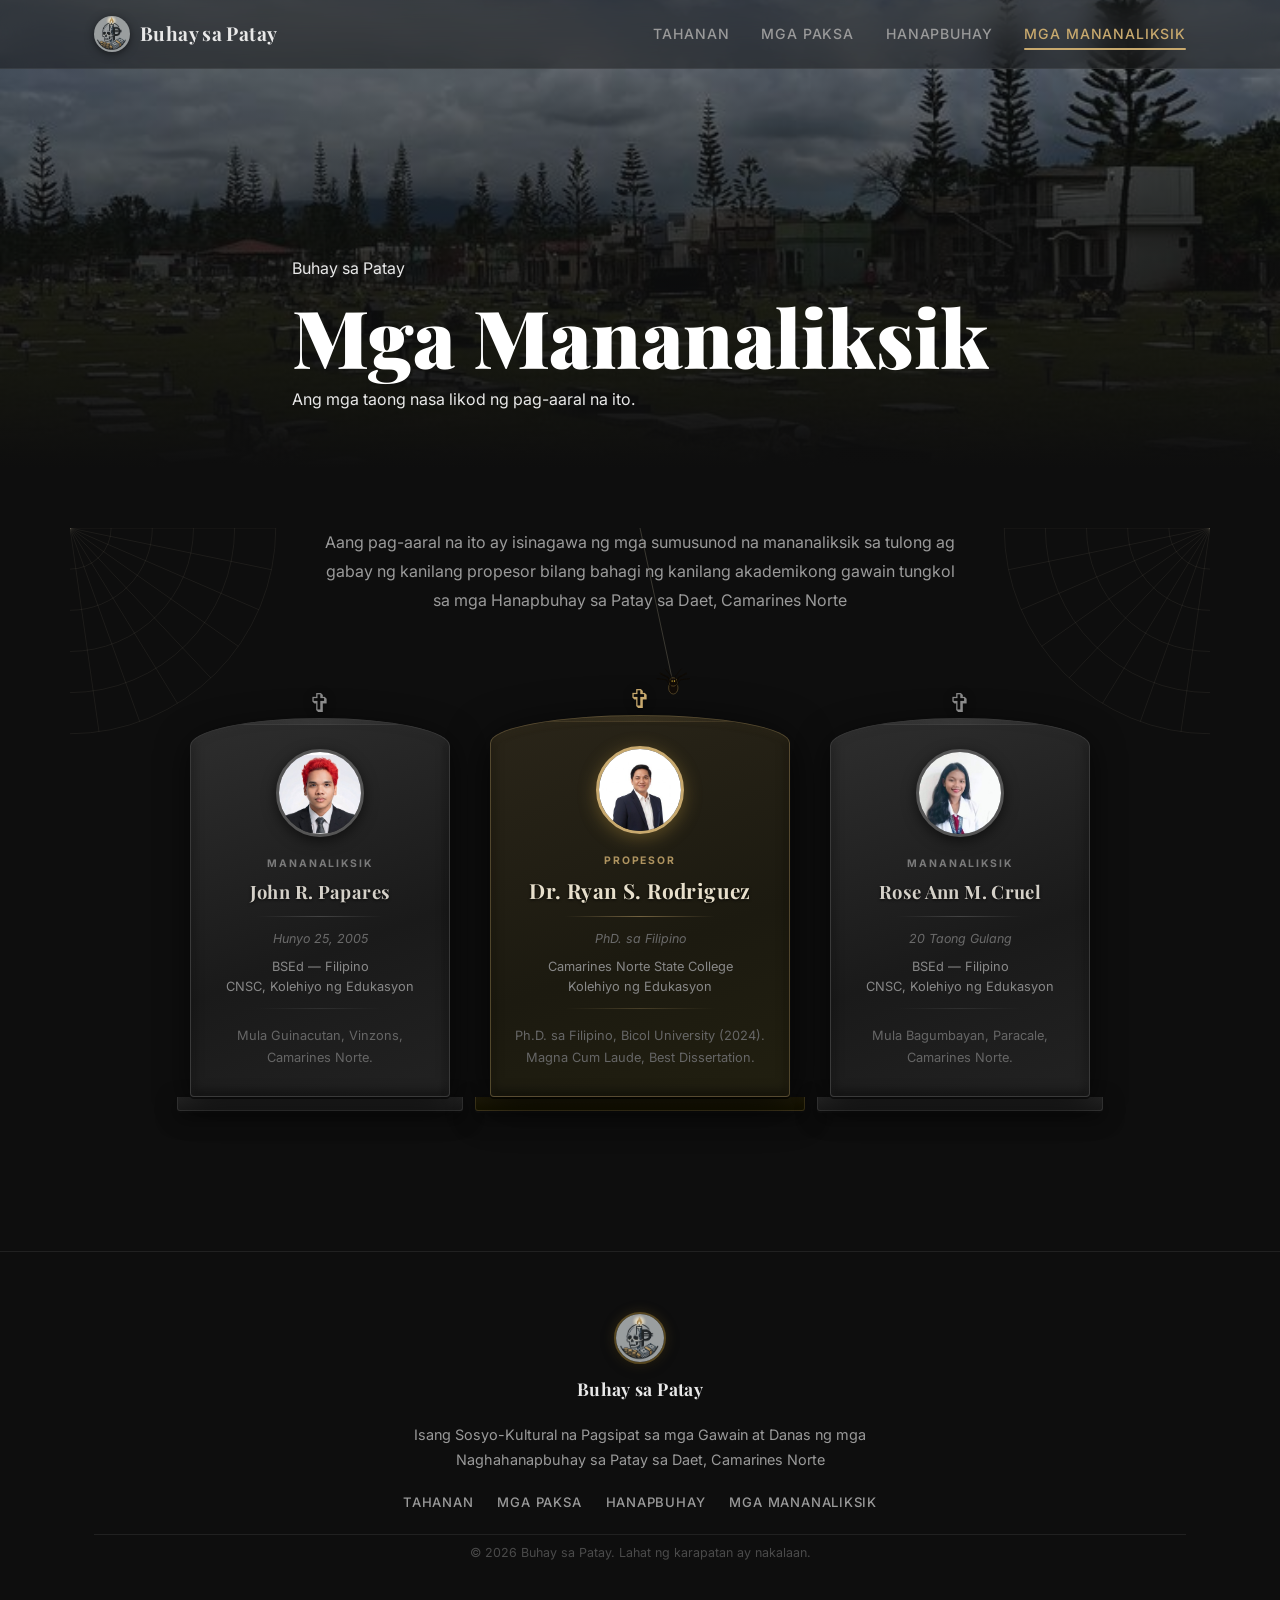
<file: mananaliksik.html>
<!DOCTYPE html>
<html lang="fil" translate="no">
<head>
  <meta charset="UTF-8" />
  <meta name="google" content="notranslate" />
  <meta name="viewport" content="width=device-width, initial-scale=1.0" />
  <title>Mga Mananaliksik — Buhay sa Patay</title>
  <link rel="icon" type="image/png" href="Assets/favicon_round.png">
  <link rel="preconnect" href="https://fonts.googleapis.com" />
  <link rel="preconnect" href="https://fonts.gstatic.com" crossorigin />
  <link href="https://fonts.googleapis.com/css2?family=Playfair+Display:wght@400;700;900&family=Inter:wght@300;400;500;600&display=swap" rel="stylesheet" />
  <link rel="stylesheet" href="style.css" />
  <link rel="stylesheet" href="detail.css" />
  <script src="https://cdn.lordicon.com/lordicon.js"></script>
</head>
<body>

  <!-- â”€â”€â”€ NAVBAR â”€â”€â”€ -->
  <header class="navbar">
    <div class="container nav-inner">
      <div class="brand">
        <a href="index.html" style="display:flex;align-items:center;gap:10px;text-decoration:none;color:inherit;">
          <img class="brand-icon" src="Assets/logo.png" alt="Logo">
          <span class="brand-text">Buhay sa Patay</span>
        </a>
      </div>
      <nav class="nav-links">
        <a href="index.html">Tahanan</a>
        <a href="index.html#topics">Mga Paksa</a>
        <a href="index.html#hanapbuhay">Hanapbuhay</a>
        <a href="mananaliksik.html" class="active">Mga Mananaliksik</a>
      </nav>
      <button class="hamburger" id="hamburger" aria-label="Toggle menu">
        <span></span><span></span><span></span>
      </button>
    </div>
    <div class="mobile-menu" id="mobileMenu"><div class="mobile-menu-inner"><div class="mobile-menu-inner">
      <a href="index.html">Tahanan</a>
      <a href="index.html#topics">Mga Paksa</a>
      <a href="index.html#hanapbuhay">Hanapbuhay</a>
      <a href="mananaliksik.html">Mga Mananaliksik</a>
    </div>
  </header>

  <!-- â”€â”€â”€ HERO â”€â”€â”€ -->
  <section class="detail-hero" style="background-image:url('Assets/bg_2.jpg');">
    <div class="detail-hero-overlay"></div>
    <div class="container detail-hero-content">
      <p class="detail-hero-label">Buhay sa Patay</p>
      <h1 class="detail-hero-title">Mga Mananaliksik</h1>
      <p class="detail-hero-sub">Ang mga taong nasa likod ng pag-aaral na ito.</p>
    </div>
  </section>

  <!-- â”€â”€â”€ MAIN CONTENT â”€â”€â”€ -->
    <!-- ─── MAIN CONTENT ─── -->
  <main class="detail-main researchers-main">
    <div class="container">

      <div class="researchers-page-intro">
        <p>Aang pag-aaral na ito ay isinagawa ng mga sumusunod na mananaliksik sa tulong ag gabay ng kanilang propesor bilang bahagi ng kanilang akademikong gawain tungkol sa mga Hanapbuhay sa Patay sa Daet, Camarines Norte</p>
      </div>

      <div class="lapida-grid">

        <!-- Researcher 1 — John R. Papares -->
        <div class="lapida-card" data-modal="modal-papares" role="button" tabindex="0">
          <div class="researcher-candle-deco researcher-candle-deco--mananaliksik" aria-hidden="true">
            <lord-icon
              class="researcher-candle-deco__item researcher-candle-deco__item--a"
              src="https://cdn.lordicon.com/mfgtmuty.json"
              trigger="loop"
              delay="2000"
              colors="primary:#848484,secondary:#f24c00,tertiary:#d59f80"
              style="width:150px;height:150px">
            </lord-icon>
            <lord-icon
              class="researcher-candle-deco__item researcher-candle-deco__item--b"
              src="https://cdn.lordicon.com/mfgtmuty.json"
              trigger="loop"
              delay="2000"
              colors="primary:#848484,secondary:#f24c00,tertiary:#d59f80"
              style="width:132px;height:132px">
            </lord-icon>
            <lord-icon
              class="researcher-candle-deco__item researcher-candle-deco__item--c"
              src="https://cdn.lordicon.com/mfgtmuty.json"
              trigger="loop"
              delay="2000"
              colors="primary:#848484,secondary:#f24c00,tertiary:#d59f80"
              style="width:118px;height:118px">
            </lord-icon>
          </div>
          <div class="researcher-pumpkin-deco researcher-pumpkin-deco--left" aria-hidden="true">
            <lord-icon
              src="https://cdn.lordicon.com/bqiokzrc.json"
              trigger="loop"
              delay="2000"
              style="width:128px;height:128px">
            </lord-icon>
          </div>
          <div class="lapida-top-cross">✞</div>
          <div class="lapida-stone">
            <div class="lapida-arch"></div>
            <div class="lapida-inner">
              <img class="lapida-photo" src="Assets/Mananaliksik_Papares.jpg" alt="John R. Papares">
              <p class="lapida-role">Mananaliksik</p>
              <h2 class="lapida-name">John R. Papares</h2>
              <div class="lapida-rule"></div>
              <p class="lapida-dates">Hunyo 25, 2005</p>
              <p class="lapida-sub">BSEd — Filipino<br>CNSC, Kolehiyo ng Edukasyon</p>
              <div class="lapida-rule lapida-rule--thin"></div>
              <p class="lapida-desc">Mula Guinacutan, Vinzons, Camarines Norte.</p>
            </div>
          </div>
          <div class="lapida-base"></div>
        </div>

        <!-- Adviser — Dr. Ryan S. Rodriguez -->
        <div class="lapida-card lapida-card--adviser" data-modal="modal-rodriguez" role="button" tabindex="0">
          <div class="researcher-candle-deco researcher-candle-deco--professor" aria-hidden="true">
            <lord-icon
              class="researcher-candle-deco__item researcher-candle-deco__item--a"
              src="https://cdn.lordicon.com/mfgtmuty.json"
              trigger="loop"
              delay="2000"
              colors="primary:#848484,secondary:#f24c00,tertiary:#d59f80"
              style="width:138px;height:138px">
            </lord-icon>
            <lord-icon
              class="researcher-candle-deco__item researcher-candle-deco__item--b"
              src="https://cdn.lordicon.com/mfgtmuty.json"
              trigger="loop"
              delay="2000"
              colors="primary:#848484,secondary:#f24c00,tertiary:#d59f80"
              style="width:122px;height:122px">
            </lord-icon>
            <lord-icon
              class="researcher-candle-deco__item researcher-candle-deco__item--c"
              src="https://cdn.lordicon.com/mfgtmuty.json"
              trigger="loop"
              delay="2000"
              colors="primary:#848484,secondary:#f24c00,tertiary:#d59f80"
              style="width:108px;height:108px">
            </lord-icon>
          </div>
          <div class="lapida-top-cross lapida-top-cross--gold">✞</div>
          <div class="lapida-stone lapida-stone--adviser">
            <div class="lapida-arch lapida-arch--gold"></div>
            <div class="lapida-inner">
              <img class="lapida-photo lapida-photo--gold" src="Assets/Propesor_Rodriguez.jpg" alt="Dr. Ryan S. Rodriguez">
              <p class="lapida-role lapida-role--gold">Propesor</p>
              <h2 class="lapida-name">Dr. Ryan S. Rodriguez</h2>
              <div class="lapida-rule lapida-rule--gold"></div>
              <p class="lapida-dates">PhD. sa Filipino</p>
              <p class="lapida-sub">Camarines Norte State College<br>Kolehiyo ng Edukasyon</p>
              <div class="lapida-rule lapida-rule--thin lapida-rule--gold"></div>
              <p class="lapida-desc">Ph.D. sa Filipino, Bicol University (2024). Magna Cum Laude, Best Dissertation.</p>
            </div>
          </div>
          <div class="lapida-base lapida-base--gold"></div>
        </div>

        <!-- Researcher 2 — Rose Ann M. Cruel -->
        <div class="lapida-card" data-modal="modal-cruel" role="button" tabindex="0">
          <div class="researcher-candle-deco researcher-candle-deco--mananaliksik" aria-hidden="true">
            <lord-icon
              class="researcher-candle-deco__item researcher-candle-deco__item--a"
              src="https://cdn.lordicon.com/mfgtmuty.json"
              trigger="loop"
              delay="2000"
              colors="primary:#848484,secondary:#f24c00,tertiary:#d59f80"
              style="width:150px;height:150px">
            </lord-icon>
            <lord-icon
              class="researcher-candle-deco__item researcher-candle-deco__item--b"
              src="https://cdn.lordicon.com/mfgtmuty.json"
              trigger="loop"
              delay="2000"
              colors="primary:#848484,secondary:#f24c00,tertiary:#d59f80"
              style="width:132px;height:132px">
            </lord-icon>
            <lord-icon
              class="researcher-candle-deco__item researcher-candle-deco__item--c"
              src="https://cdn.lordicon.com/mfgtmuty.json"
              trigger="loop"
              delay="2000"
              colors="primary:#848484,secondary:#f24c00,tertiary:#d59f80"
              style="width:118px;height:118px">
            </lord-icon>
          </div>
          <div class="researcher-pumpkin-deco researcher-pumpkin-deco--right" aria-hidden="true">
            <lord-icon
              src="https://cdn.lordicon.com/bqiokzrc.json"
              trigger="loop"
              delay="2000"
              style="width:128px;height:128px">
            </lord-icon>
          </div>
          <div class="lapida-top-cross">✞</div>
          <div class="lapida-stone">
            <div class="lapida-arch"></div>
            <div class="lapida-inner">
              <img class="lapida-photo" src="Assets/Mananaliksik_Cruel.jpg" alt="Rose Ann M. Cruel">
              <p class="lapida-role">Mananaliksik</p>
              <h2 class="lapida-name">Rose Ann M. Cruel</h2>
              <div class="lapida-rule"></div>
              <p class="lapida-dates">20 Taong Gulang</p>
              <p class="lapida-sub">BSEd — Filipino<br>CNSC, Kolehiyo ng Edukasyon</p>
              <div class="lapida-rule lapida-rule--thin"></div>
              <p class="lapida-desc">Mula Bagumbayan, Paracale, Camarines Norte.</p>
            </div>
          </div>
          <div class="lapida-base"></div>
        </div>

      </div>
    </div>
  </main>

  <!-- â”€â”€â”€ FOOTER â”€â”€â”€ -->
  <footer class="footer">
    <div class="container footer-inner">
      <div class="footer-brand">
        <img class="brand-icon" src="Assets/logo.png" alt="Logo">
        <span class="brand-text">Buhay sa Patay</span>
      </div>
      <p class="footer-desc">Isang Sosyo-Kultural na Pagsipat sa mga Gawain at Danas ng mga Naghahanapbuhay sa Patay sa Daet, Camarines Norte</p>
      <div class="footer-links">
        <a href="index.html">Tahanan</a>
        <a href="index.html#topics">Mga Paksa</a>
        <a href="index.html#hanapbuhay">Hanapbuhay</a>
        <a href="mananaliksik.html">Mga Mananaliksik</a>
      </div>
      <p class="footer-copy">© 2026 Buhay sa Patay. Lahat ng karapatan ay nakalaan.</p>
    </div>
  </footer>

  <!-- MODALS -->
  <div class="researcher-modal" id="modal-papares" role="dialog" aria-modal="true" aria-labelledby="modal-papares-title">
    <div class="researcher-modal__overlay"></div>
    <div class="researcher-modal__box">
      <canvas class="modal-spider-canvas"></canvas>
      <button class="researcher-modal__close" aria-label="Isara">&times;</button>
      <img class="researcher-modal__photo" src="Assets/Mananaliksik_Papares.jpg" alt="John R. Papares">
      <p class="researcher-modal__role">Mananaliksik</p>
      <h2 class="researcher-modal__name" id="modal-papares-title">John R. Papares</h2>
      <div class="researcher-modal__rule"></div>
      <div class="researcher-modal__body">
        <p>Si John R. Papares ay kasalukuyang kumukuha ng kursong Batsilyer ng Pansekundaryang Edukasyon medyor sa Filipino sa Camarines Norte State College&#8211;Abano Campus. Ipinanganak siya noong Hunyo 25, 2005 sa Daet, Camarines Norte at kasalukuyang naninirahan sa P-3 Guinacutan, Vinzons, Camarines Norte.</p>
        <p>Natapos niya ang kanyang sekundaryang edukasyon sa Vinzons Pilot High School noong 2023 at ang kanyang elementarya sa Guinacutan Elementary School noong 2017. Bilang isang mag-aaral sa larangan ng edukasyon, nakatuon ang kanyang interes sa pagpapalawak ng kaalaman sa wikang Filipino at sa epektibong pagtuturo nito sa mga mag-aaral. Layunin niyang maging isang mahusay at responsableng guro na makatutulong sa paghubog ng kakayahan at pagpapahalaga ng kabataang Pilipino.</p>
      </div>
    </div>
  </div>

  <div class="researcher-modal" id="modal-rodriguez" role="dialog" aria-modal="true" aria-labelledby="modal-rodriguez-title">
    <div class="researcher-modal__overlay"></div>
    <div class="researcher-modal__box researcher-modal__box--gold">
      <canvas class="modal-spider-canvas"></canvas>
      <button class="researcher-modal__close researcher-modal__close--gold" aria-label="Isara">&times;</button>
      <img class="researcher-modal__photo researcher-modal__photo--gold" src="Assets/Propesor_Rodriguez.jpg" alt="Dr. Ryan S. Rodriguez">
      <p class="researcher-modal__role researcher-modal__role--gold">Propesor</p>
      <h2 class="researcher-modal__name" id="modal-rodriguez-title">Dr. Ryan S. Rodriguez</h2>
      <div class="researcher-modal__rule researcher-modal__rule--gold"></div>
      <div class="researcher-modal__body">
        <p>Si Dr. Ryan S. Rodriguez ay isang Tagapayo at ganap na Doktor ng Pilosopiya sa Filipino. Nagtapos siya ng Batsilyer sa Pansekundaryang Edukasyon major sa Filipino noong 2005 sa La Consolacion College&#8211;Daet. Ipinagpatuloy niya ang kanyang pag-aaral at nakamit ang Master of Arts in Education major sa Filipino sa Universidad de Santa Isabel sa Lungsod ng Naga.</p>
        <p>Sa kanyang akademikong paglalakbay, nakatanggap siya ng mga parangal tulad ng Magna Cum Laude, Best Thesis, at Best Presenter noong 2016. Taong 2024 nang kanyang makamit ang Doctor of Philosophy in Filipino sa Bicol University sa Lungsod ng Legazpi, kung saan kinilala rin ang kanyang disertasyon bilang pinakamahusay.</p>
      </div>
    </div>
  </div>

  <div class="researcher-modal" id="modal-cruel" role="dialog" aria-modal="true" aria-labelledby="modal-cruel-title">
    <div class="researcher-modal__overlay"></div>
    <div class="researcher-modal__box">
      <canvas class="modal-spider-canvas"></canvas>
      <button class="researcher-modal__close" aria-label="Isara">&times;</button>
      <img class="researcher-modal__photo" src="Assets/Mananaliksik_Cruel.jpg" alt="Rose Ann M. Cruel">
      <p class="researcher-modal__role">Mananaliksik</p>
      <h2 class="researcher-modal__name" id="modal-cruel-title">Rose Ann M. Cruel</h2>
      <div class="researcher-modal__rule"></div>
      <div class="researcher-modal__body">
        <p>Si Rose Ann M. Cruel, dalawampung (20) taong gulang at nagmula sa Barangay Bagumbayan, sa Bayan ng Paracale, Camarines Norte. Nagtapos siya ng elementarya sa Bagumbayan Elementary School, at sekondarya sa Paracale National High School, nagtapos ng may karangalan at kasalukuyang nagpapakadalubhasa sa Batsilyer ng Sekondaryang Edukasyon medyor sa Filipino sa Camarines Norte State College, Kolehiyo ng edukasyon.</p>
        <p>Siya ay mahilig sumayaw, umawit nagnanais na mapalawak ang kaalaman sa larangan ng Filipino. Naniniwala siyang sa bawat hanapbuhay, may gawain at danas na nakahimlay, na nagpapatunay at ang ating kultura&#8217;y binubuhay tungo sa magandang hinaharap, nang may tiyaga, sipag at pagsisikap.</p>
      </div>
    </div>
  </div>

  <script src="main.js"></script>
  <script src="spider.js"></script>
</body>
</html>
</file>
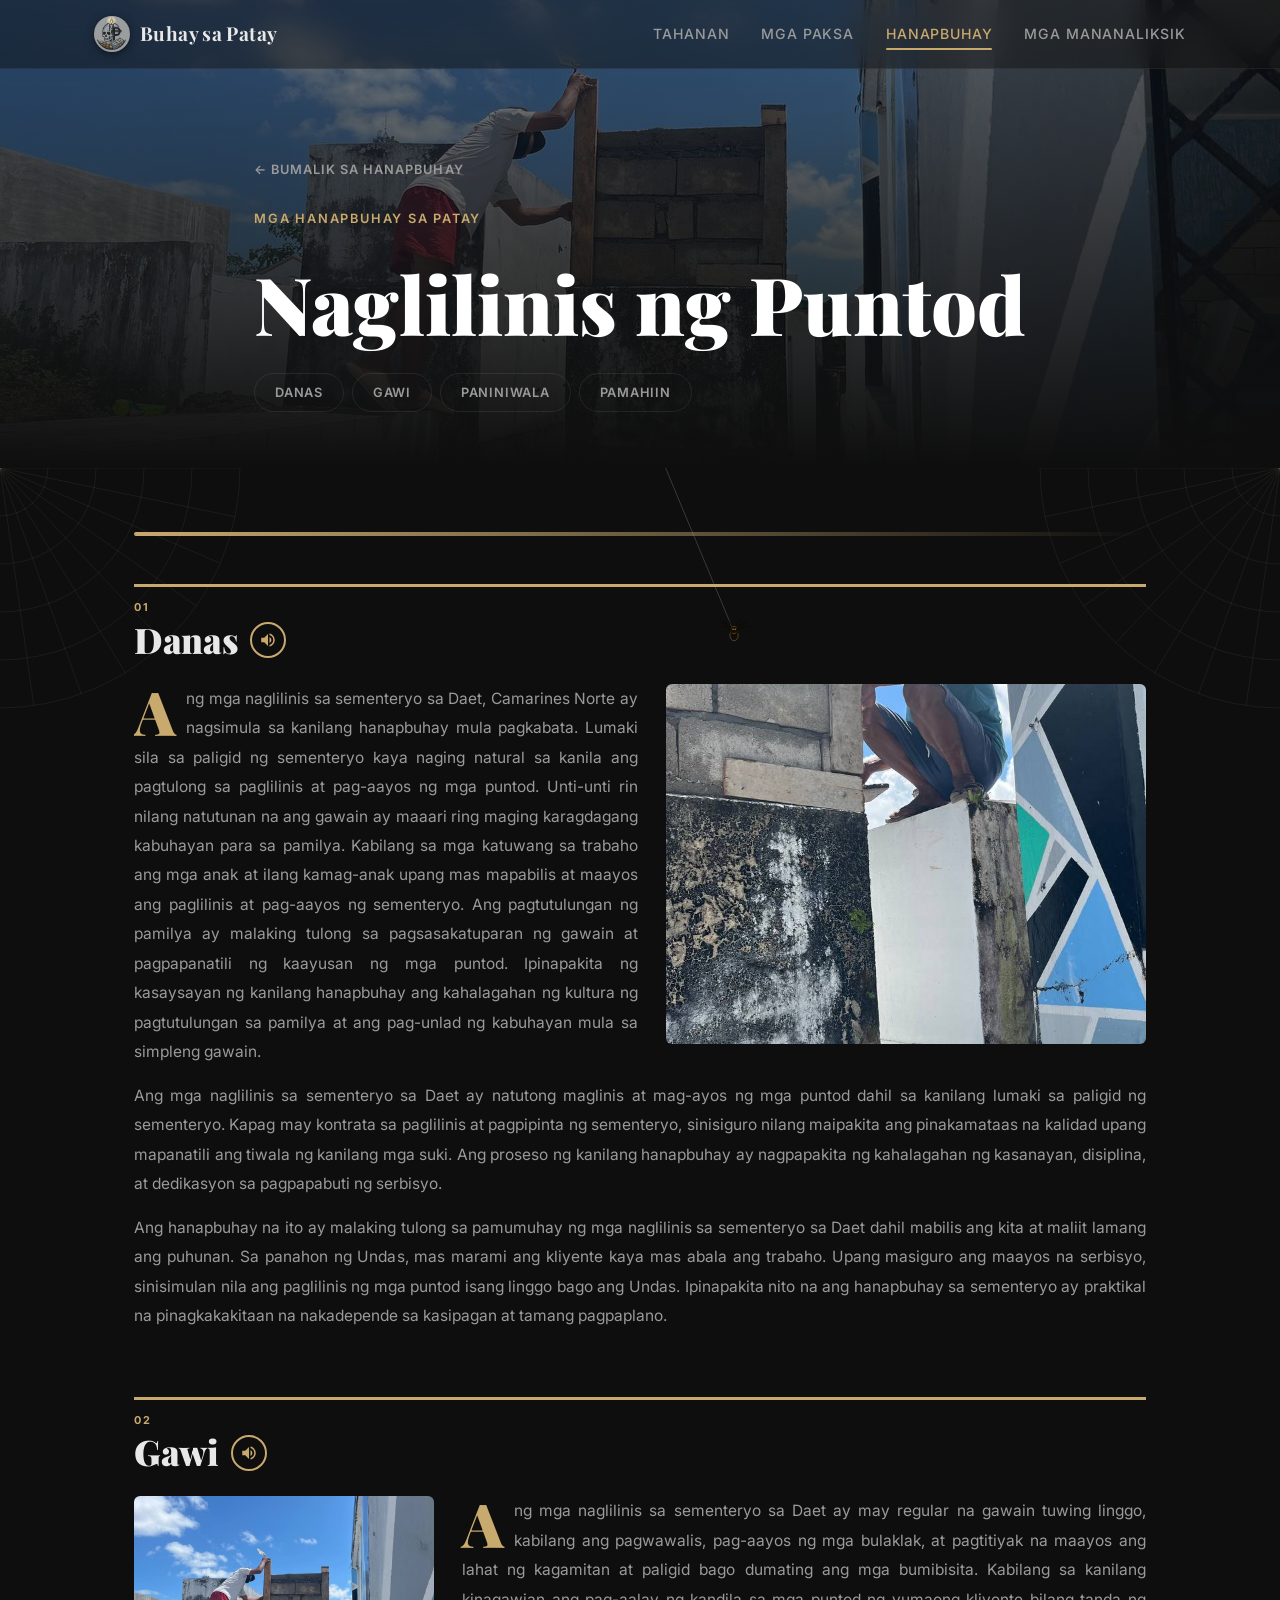
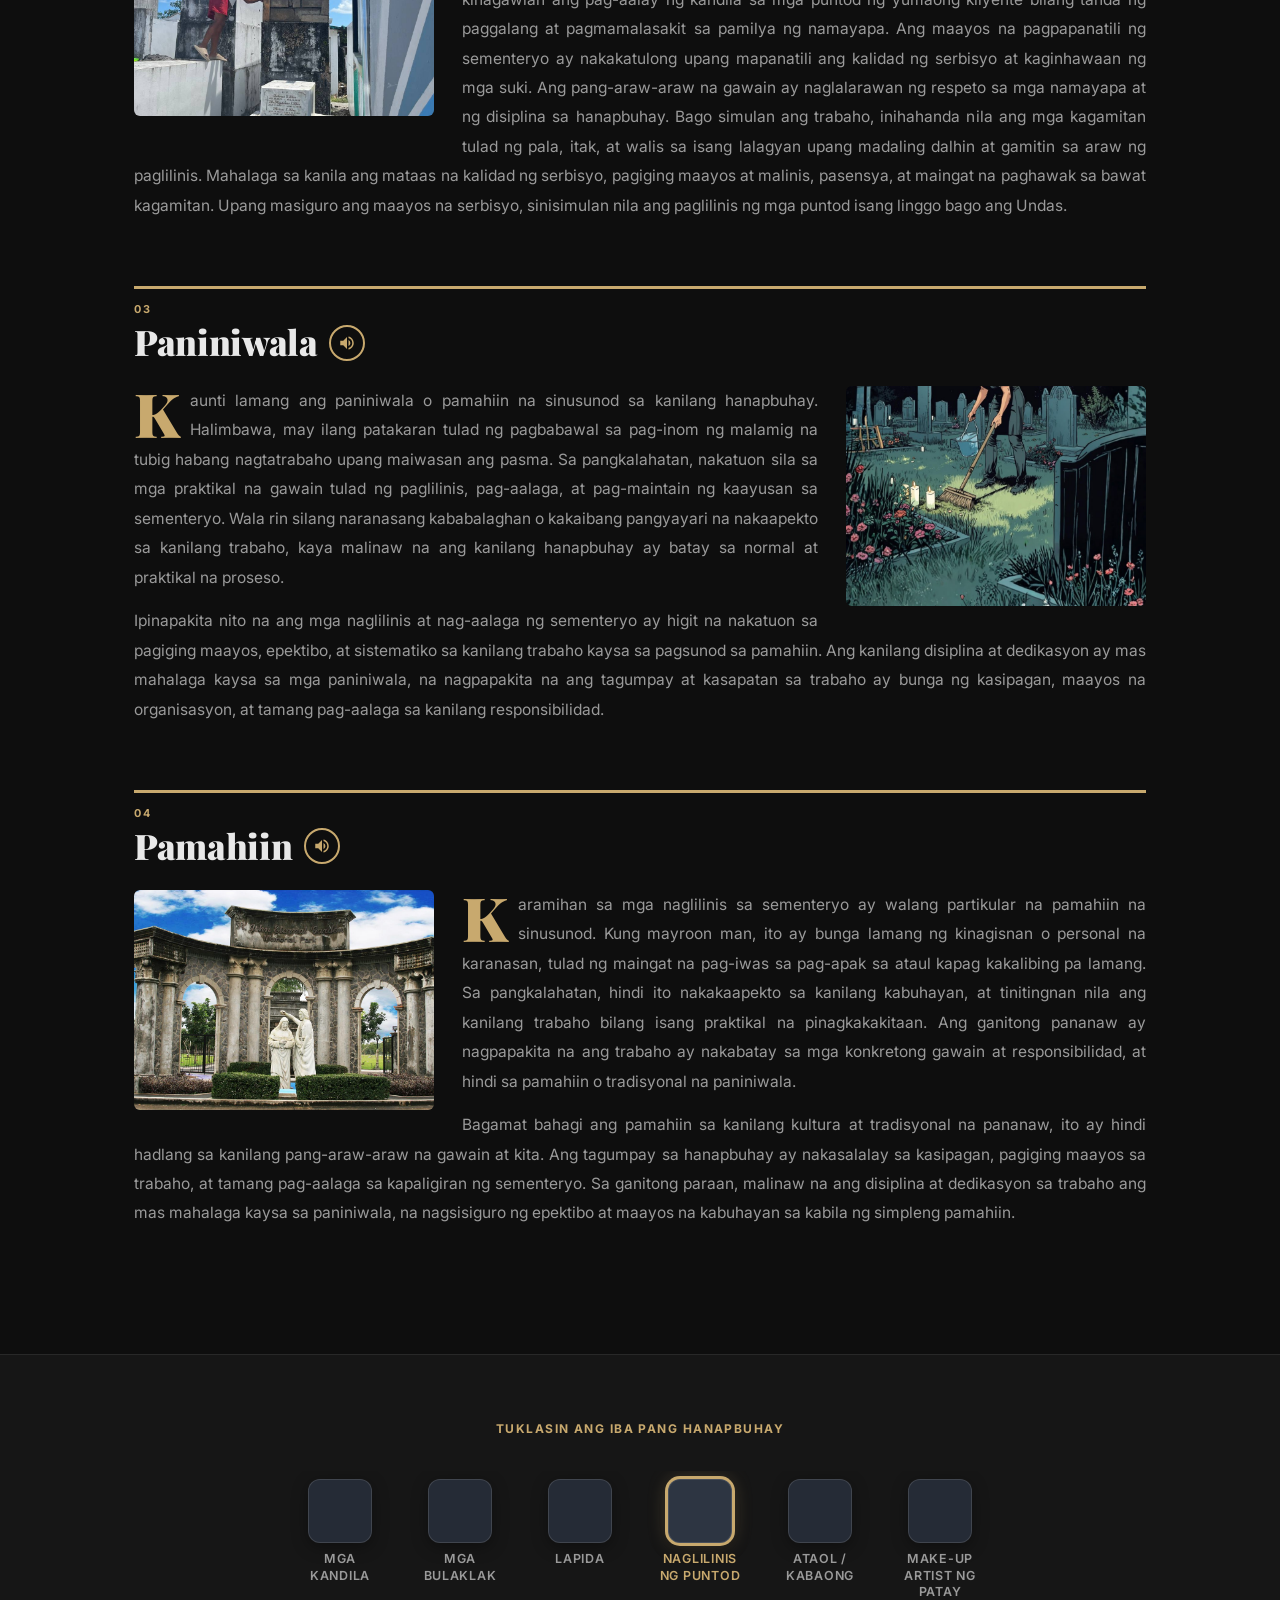
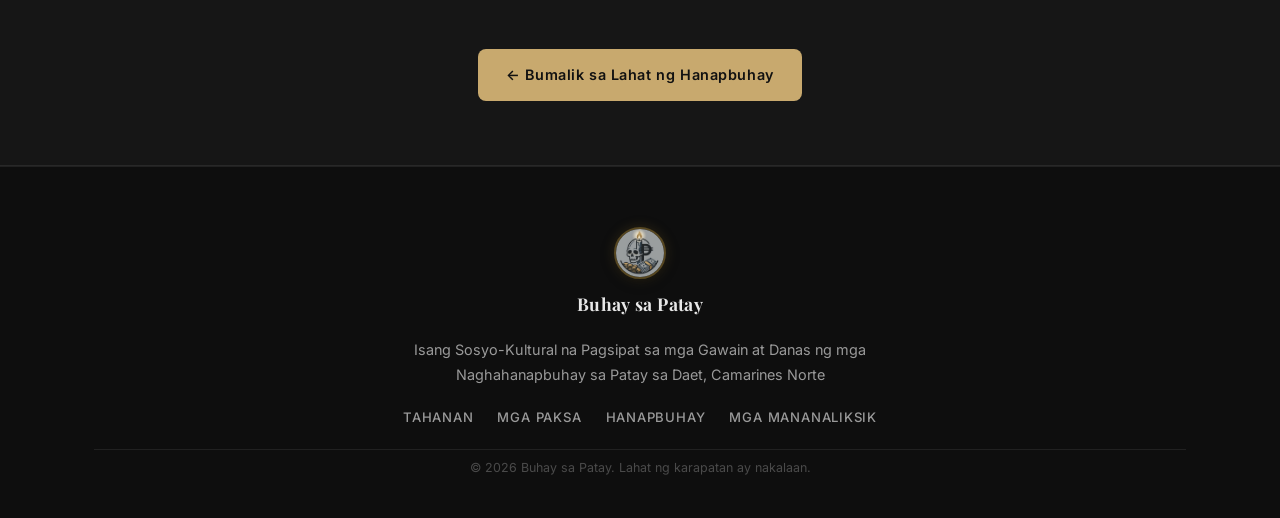
<file: naglilinis.html>
<!DOCTYPE html>
<html lang="fil" translate="no">
<head>
  <meta charset="UTF-8" />
  <meta name="google" content="notranslate" />
  <meta name="viewport" content="width=device-width, initial-scale=1.0" />
  <title>Naglilinis ng Puntod — Buhay sa Patay</title>
  <link rel="icon" type="image/png" href="Assets/favicon_round.png">
  <link rel="preconnect" href="https://fonts.googleapis.com" />
  <link rel="preconnect" href="https://fonts.gstatic.com" crossorigin />
  <link href="https://fonts.googleapis.com/css2?family=Playfair+Display:wght@400;700;900&family=Inter:wght@300;400;500;600&display=swap" rel="stylesheet" />
  <link rel="stylesheet" href="style.css" />
  <link rel="stylesheet" href="detail.css" />
  <script src="https://cdn.lordicon.com/lordicon.js"></script>
</head>
<body data-page-parity="even">

  <!-- â”€â”€â”€ NAVBAR â”€â”€â”€ -->
  <header class="navbar">
    <div class="container nav-inner">
      <div class="brand">
        <a href="index.html" style="display:flex;align-items:center;gap:10px;text-decoration:none;color:inherit;">
          <img class="brand-icon" src="Assets/logo.png" alt="Logo">
          <span class="brand-text">Buhay sa Patay</span>
        </a>
      </div>
      <nav class="nav-links">
        <a href="index.html">Tahanan</a>
        <a href="index.html#topics">Mga Paksa</a>
        <a href="index.html#hanapbuhay" class="active">Hanapbuhay</a>
        <a href="mananaliksik.html">Mga Mananaliksik</a>
      </nav>
      <button class="hamburger" id="hamburger" aria-label="Toggle menu">
        <span></span><span></span><span></span>
      </button>
    </div>
    <div class="mobile-menu" id="mobileMenu"><div class="mobile-menu-inner"><div class="mobile-menu-inner">
      <a href="index.html">Tahanan</a>
      <a href="index.html#topics">Mga Paksa</a>
      <a href="index.html#hanapbuhay">Hanapbuhay</a>
      <a href="mananaliksik.html">Mga Mananaliksik</a>
    </div>
  </header>

  <!-- â”€â”€â”€ DETAIL HERO â”€â”€â”€ -->
  <section class="detail-hero" style="background-image:url('Assets/cleaning_2.jpg')">
    <div class="detail-hero-overlay"></div>
    <div class="container detail-hero-content">
      <a href="index.html#hanapbuhay" class="back-link">← Bumalik sa Hanapbuhay</a>
      <div class="detail-hero-icon"><lord-icon src="https://cdn.lordicon.com/ijwgvxns.json" trigger="loop" delay="2000" colors="primary:#646e78,secondary:#d59f80,tertiary:#f9c9c0,quaternary:#c67d53,quinary:#848484,senary:#b26836" style="width:72px;height:72px"></lord-icon></div>
      <p class="hero-eyebrow">Mga Hanapbuhay sa Patay</p>
      <h1 class="detail-hero-title">Naglilinis ng Puntod</h1>
      <div class="detail-tabs">
        <a href="#danas" class="detail-tab">Danas</a>
        <a href="#gawi" class="detail-tab">Gawi</a>
        <a href="#paniniwala" class="detail-tab">Paniniwala</a>
        <a href="#pamahiin" class="detail-tab">Pamahiin</a>
      </div>
    </div>
  </section>

  <!-- â”€â”€â”€ CONTENT â”€â”€â”€ -->
  <main class="detail-main">
    <div class="container detail-content">

      <!-- DANAS -->
      <section class="detail-section" id="danas">
        <div class="detail-section-label">
          <span class="dsec-number">01</span>
          <h2>Danas <button class="audio-btn" data-audio="Assets/Audio/Danas-Naglilinis.mp3" aria-label="Pakinggan ang seksyon"><svg viewBox="0 0 24 24" fill="currentColor"><path d="M3 9v6h4l5 5V4L7 9H3zm13.5 3A4.5 4.5 0 0 0 14 7.97v8.05c1.48-.73 2.5-2.25 2.5-4.02zM14 3.23v2.06c2.89.86 5 3.54 5 6.71s-2.11 5.85-5 6.71v2.06c4.01-.91 7-4.49 7-8.77s-2.99-7.86-7-8.77z"/></svg></button></h2>
        </div>
        <div class="detail-section-body">
          <img class="news-img" src="Assets/cleaning_1.jpg" alt="Paglilinis ng sementeryo">
          <p>Ang mga naglilinis sa sementeryo sa Daet, Camarines Norte ay nagsimula sa kanilang hanapbuhay mula pagkabata. Lumaki sila sa paligid ng sementeryo kaya naging natural sa kanila ang pagtulong sa paglilinis at pag-aayos ng mga puntod. Unti-unti rin nilang natutunan na ang gawain ay maaari ring maging karagdagang kabuhayan para sa pamilya. Kabilang sa mga katuwang sa trabaho ang mga anak at ilang kamag-anak upang mas mapabilis at maayos ang paglilinis at pag-aayos ng sementeryo. Ang pagtutulungan ng pamilya ay malaking tulong sa pagsasakatuparan ng gawain at pagpapanatili ng kaayusan ng mga puntod. Ipinapakita ng kasaysayan ng kanilang hanapbuhay ang kahalagahan ng kultura ng pagtutulungan sa pamilya at ang pag-unlad ng kabuhayan mula sa simpleng gawain.</p>
          <p>Ang mga naglilinis sa sementeryo sa Daet ay natutong maglinis at mag-ayos ng mga puntod dahil sa kanilang lumaki sa paligid ng sementeryo. Kapag may kontrata sa paglilinis at pagpipinta ng sementeryo, sinisiguro nilang maipakita ang pinakamataas na kalidad upang mapanatili ang tiwala ng kanilang mga suki. Ang proseso ng kanilang hanapbuhay ay nagpapakita ng kahalagahan ng kasanayan, disiplina, at dedikasyon sa pagpapabuti ng serbisyo.</p>
          <p>Ang hanapbuhay na ito ay malaking tulong sa pamumuhay ng mga naglilinis sa sementeryo sa Daet dahil mabilis ang kita at maliit lamang ang puhunan. Sa panahon ng Undas, mas marami ang kliyente kaya mas abala ang trabaho. Upang masiguro ang maayos na serbisyo, sinisimulan nila ang paglilinis ng mga puntod isang linggo bago ang Undas. Ipinapakita nito na ang hanapbuhay sa sementeryo ay praktikal na pinagkakakitaan na nakadepende sa kasipagan at tamang pagpaplano.</p>
        </div>
      </section>

      <div class="detail-divider"></div>

      <!-- GAWI -->
      <section class="detail-section" id="gawi">
        <div class="detail-section-label">
          <span class="dsec-number">02</span>
          <h2>Gawi <button class="audio-btn" data-audio="Assets/Audio/Gawi-Naglilinis.mp3" aria-label="Pakinggan ang seksyon"><svg viewBox="0 0 24 24" fill="currentColor"><path d="M3 9v6h4l5 5V4L7 9H3zm13.5 3A4.5 4.5 0 0 0 14 7.97v8.05c1.48-.73 2.5-2.25 2.5-4.02zM14 3.23v2.06c2.89.86 5 3.54 5 6.71s-2.11 5.85-5 6.71v2.06c4.01-.91 7-4.49 7-8.77s-2.99-7.86-7-8.77z"/></svg></button></h2>
        </div>
        <div class="detail-section-body">
          <img class="news-img" src="Assets/cleaning_2.jpg" alt="Gawain sa sementeryo">
          <p>Ang mga naglilinis sa sementeryo sa Daet ay may regular na gawain tuwing linggo, kabilang ang pagwawalis, pag-aayos ng mga bulaklak, at pagtitiyak na maayos ang lahat ng kagamitan at paligid bago dumating ang mga bumibisita. Kabilang sa kanilang kinagawian ang pag-aalay ng kandila sa mga puntod ng yumaong kliyente bilang tanda ng paggalang at pagmamalasakit sa pamilya ng namayapa. Ang maayos na pagpapanatili ng sementeryo ay nakakatulong upang mapanatili ang kalidad ng serbisyo at kaginhawaan ng mga suki. Ang pang-araw-araw na gawain ay naglalarawan ng respeto sa mga namayapa at ng disiplina sa hanapbuhay. Bago simulan ang trabaho, inihahanda nila ang mga kagamitan tulad ng pala, itak, at walis sa isang lalagyan upang madaling dalhin at gamitin sa araw ng paglilinis. Mahalaga sa kanila ang mataas na kalidad ng serbisyo, pagiging maayos at malinis, pasensya, at maingat na paghawak sa bawat kagamitan. Upang masiguro ang maayos na serbisyo, sinisimulan nila ang paglilinis ng mga puntod isang linggo bago ang Undas.</p>
        </div>
      </section>

      <div class="detail-divider"></div>

      <!-- PANINIWALA -->
      <section class="detail-section" id="paniniwala">
        <div class="detail-section-label">
          <span class="dsec-number">03</span>
          <h2>Paniniwala <button class="audio-btn" data-audio="Assets/Audio/Paniniwala-Naglilinis.mp3" aria-label="Pakinggan ang seksyon"><svg viewBox="0 0 24 24" fill="currentColor"><path d="M3 9v6h4l5 5V4L7 9H3zm13.5 3A4.5 4.5 0 0 0 14 7.97v8.05c1.48-.73 2.5-2.25 2.5-4.02zM14 3.23v2.06c2.89.86 5 3.54 5 6.71s-2.11 5.85-5 6.71v2.06c4.01-.91 7-4.49 7-8.77s-2.99-7.86-7-8.77z"/></svg></button></h2>
        </div>
        <div class="detail-section-body">
          <img class="news-img" src="Assets/hanapbuhay_paglilinis.jpg" alt="Paniniwala sa paglilinis ng puntod">
          <p>Kaunti lamang ang paniniwala o pamahiin na sinusunod sa kanilang hanapbuhay. Halimbawa, may ilang patakaran tulad ng pagbabawal sa pag-inom ng malamig na tubig habang nagtatrabaho upang maiwasan ang pasma. Sa pangkalahatan, nakatuon sila sa mga praktikal na gawain tulad ng paglilinis, pag-aalaga, at pag-maintain ng kaayusan sa sementeryo. Wala rin silang naranasang kababalaghan o kakaibang pangyayari na nakaapekto sa kanilang trabaho, kaya malinaw na ang kanilang hanapbuhay ay batay sa normal at praktikal na proseso.</p>
          <p>Ipinapakita nito na ang mga naglilinis at nag-aalaga ng sementeryo ay higit na nakatuon sa pagiging maayos, epektibo, at sistematiko sa kanilang trabaho kaysa sa pagsunod sa pamahiin. Ang kanilang disiplina at dedikasyon ay mas mahalaga kaysa sa mga paniniwala, na nagpapakita na ang tagumpay at kasapatan sa trabaho ay bunga ng kasipagan, maayos na organisasyon, at tamang pag-aalaga sa kanilang responsibilidad.</p>
        </div>
      </section>

      <div class="detail-divider"></div>

      <!-- PAMAHIIN -->
      <section class="detail-section" id="pamahiin">
        <div class="detail-section-label">
          <span class="dsec-number">04</span>
          <h2>Pamahiin <button class="audio-btn" data-audio="Assets/Audio/Pamahiin-Naglilinis.mp3" aria-label="Pakinggan ang seksyon"><svg viewBox="0 0 24 24" fill="currentColor"><path d="M3 9v6h4l5 5V4L7 9H3zm13.5 3A4.5 4.5 0 0 0 14 7.97v8.05c1.48-.73 2.5-2.25 2.5-4.02zM14 3.23v2.06c2.89.86 5 3.54 5 6.71s-2.11 5.85-5 6.71v2.06c4.01-.91 7-4.49 7-8.77s-2.99-7.86-7-8.77z"/></svg></button></h2>
        </div>
        <div class="detail-section-body">
          <img class="news-img" src="Assets/main_bg.png" alt="Sementeryo">
          <p>Karamihan sa mga naglilinis sa sementeryo ay walang partikular na pamahiin na sinusunod. Kung mayroon man, ito ay bunga lamang ng kinagisnan o personal na karanasan, tulad ng maingat na pag-iwas sa pag-apak sa ataul kapag kakalibing pa lamang. Sa pangkalahatan, hindi ito nakakaapekto sa kanilang kabuhayan, at tinitingnan nila ang kanilang trabaho bilang isang praktikal na pinagkakakitaan. Ang ganitong pananaw ay nagpapakita na ang trabaho ay nakabatay sa mga konkretong gawain at responsibilidad, at hindi sa pamahiin o tradisyonal na paniniwala.</p>
          <p>Bagamat bahagi ang pamahiin sa kanilang kultura at tradisyonal na pananaw, ito ay hindi hadlang sa kanilang pang-araw-araw na gawain at kita. Ang tagumpay sa hanapbuhay ay nakasalalay sa kasipagan, pagiging maayos sa trabaho, at tamang pag-aalaga sa kapaligiran ng sementeryo. Sa ganitong paraan, malinaw na ang disiplina at dedikasyon sa trabaho ang mas mahalaga kaysa sa paniniwala, na nagsisiguro ng epektibo at maayos na kabuhayan sa kabila ng simpleng pamahiin.</p>
        </div>
      </section>

    </div>
  </main>

  <!-- â”€â”€â”€ HANAPBUHAY NAV â”€â”€â”€ -->
  <section class="hbnav">
    <div class="container">
      <p class="hbnav-label">Tuklasin ang iba pang Hanapbuhay</p>
      <div class="hbnav-grid">
        <a href="kandila.html" class="hbnav-item">
          <div class="hbnav-icon" style="background:var(--tan)"><lord-icon src="https://cdn.lordicon.com/mfgtmuty.json" trigger="hover" colors="primary:#848484,secondary:#f24c00,tertiary:#d59f80" style="width:40px;height:40px"></lord-icon></div>
          <span>Mga Kandila</span>
        </a>
        <a href="bulaklak.html" class="hbnav-item">
          <div class="hbnav-icon" style="background:var(--teal)"><lord-icon src="https://cdn.lordicon.com/etuixrny.json" trigger="hover" colors="primary:#e4e4e4,secondary:#ffc738" style="width:40px;height:40px"></lord-icon></div>
          <span>Mga Bulaklak</span>
        </a>
        <a href="lapida.html" class="hbnav-item">
          <div class="hbnav-icon" style="background:var(--olive)"><lord-icon src="https://cdn.lordicon.com/sjhlybob.json" trigger="hover" colors="primary:#d59f80,secondary:#848484,tertiary:#646e78" style="width:40px;height:40px"></lord-icon></div>
          <span>Lapida</span>
        </a>
        <span class="hbnav-item hbnav-item--active">
          <div class="hbnav-icon" style="background:var(--blue)"><lord-icon src="https://cdn.lordicon.com/ijwgvxns.json" trigger="hover" colors="primary:#646e78,secondary:#d59f80,tertiary:#f9c9c0,quaternary:#c67d53,quinary:#848484,senary:#b26836" style="width:40px;height:40px"></lord-icon></div>
          <span>Naglilinis ng Puntod</span>
        </span>
        <a href="ataol.html" class="hbnav-item">
          <div class="hbnav-icon" style="background:var(--purple)"><lord-icon src="https://cdn.lordicon.com/jqluolug.json" trigger="hover" style="width:40px;height:40px"></lord-icon></div>
          <span>Ataol / Kabaong</span>
        </a>
        <a href="tagaganda.html" class="hbnav-item">
          <div class="hbnav-icon" style="background:var(--red)"><lord-icon src="https://cdn.lordicon.com/znrcrqdz.json" trigger="hover" colors="primary:#a66037" style="width:40px;height:40px"></lord-icon></div>
          <span>Make-up Artist ng Patay</span>
        </a>
      </div>
      <div class="hbnav-footer">
        <a href="index.html#hanapbuhay" class="btn-primary">← Bumalik sa Lahat ng Hanapbuhay</a>
      </div>
    </div>
  </section>

  <!-- ─── FOOTER ─── -->
  <footer class="footer">
    <div class="container footer-inner">
      <div class="footer-brand">
        <img class="brand-icon" src="Assets/logo.png" alt="Logo">
        <span class="brand-text">Buhay sa Patay</span>
      </div>
      <p class="footer-desc">Isang Sosyo-Kultural na Pagsipat sa mga Gawain at Danas ng mga Naghahanapbuhay sa Patay sa Daet, Camarines Norte</p>
      <div class="footer-links">
        <a href="index.html">Tahanan</a>
        <a href="index.html#topics">Mga Paksa</a>
        <a href="index.html#hanapbuhay">Hanapbuhay</a>
        <a href="mananaliksik.html">Mga Mananaliksik</a>
      </div>
      <p class="footer-copy">© 2026 Buhay sa Patay. Lahat ng karapatan ay nakalaan.</p>
    </div>
  </footer>

  <!-- ─── FLOATING AUDIO PLAYER ─── -->
  <div id="floatingPlayer" class="floating-player" aria-hidden="true">
    <div class="fp-label">
      <svg viewBox="0 0 24 24" fill="currentColor" width="14" height="14"><path d="M3 9v6h4l5 5V4L7 9H3zm13.5 3A4.5 4.5 0 0 0 14 7.97v8.05c1.48-.73 2.5-2.25 2.5-4.02zM14 3.23v2.06c2.89.86 5 3.54 5 6.71s-2.11 5.85-5 6.71v2.06c4.01-.91 7-4.49 7-8.77s-2.99-7.86-7-8.77z"/></svg>
      <span id="fpTitle">—</span>
    </div>
    <div class="fp-controls">
      <button id="fpPlayPause" class="fp-btn" aria-label="Play / Pause">
        <svg viewBox="0 0 24 24" fill="currentColor"><path d="M6 19h4V5H6v14zm8-14v14h4V5h-4z"/></svg>
      </button>
      <button id="fpStop" class="fp-btn fp-btn-stop" aria-label="Itigil">
        <svg viewBox="0 0 24 24" fill="currentColor"><path d="M6 6h12v12H6z"/></svg>
      </button>
    </div>
  </div>

  <script src="main.js"></script>
  <script src="spider.js"></script>
</body>
</html>
</file>
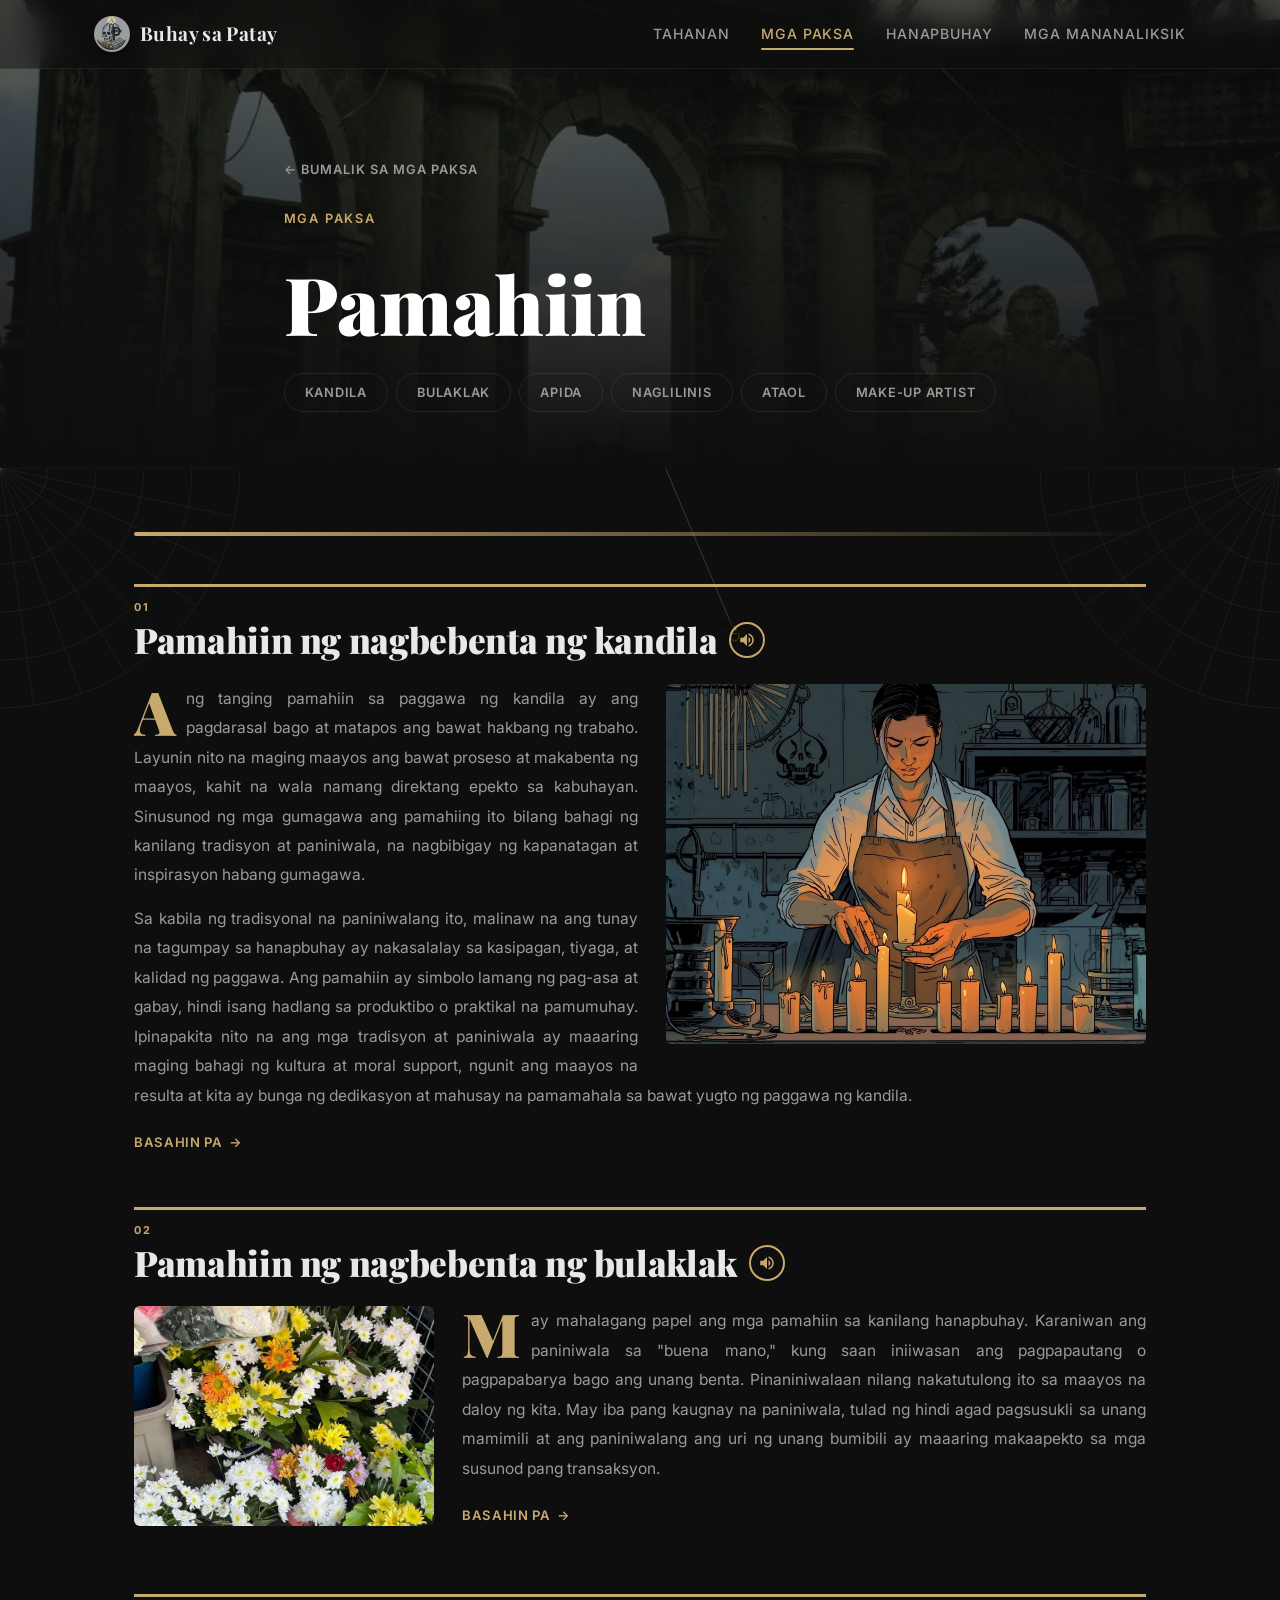
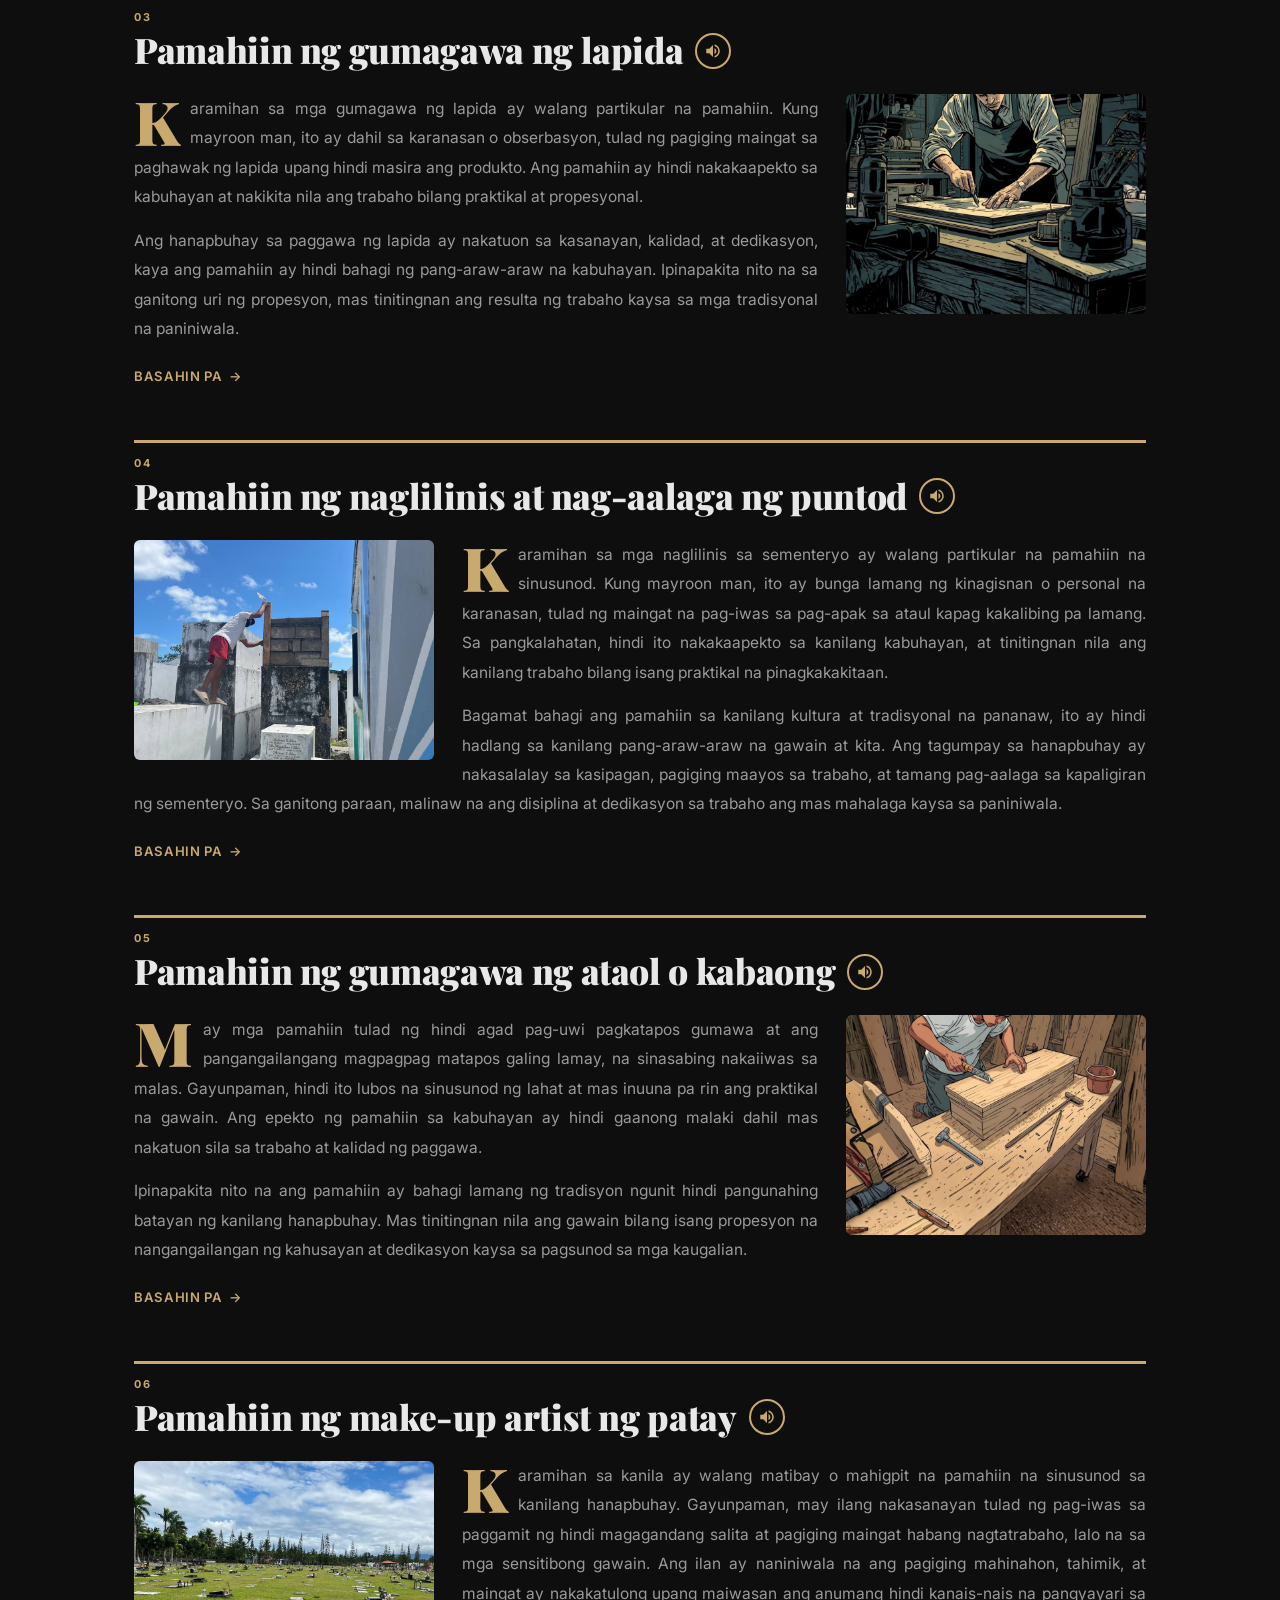
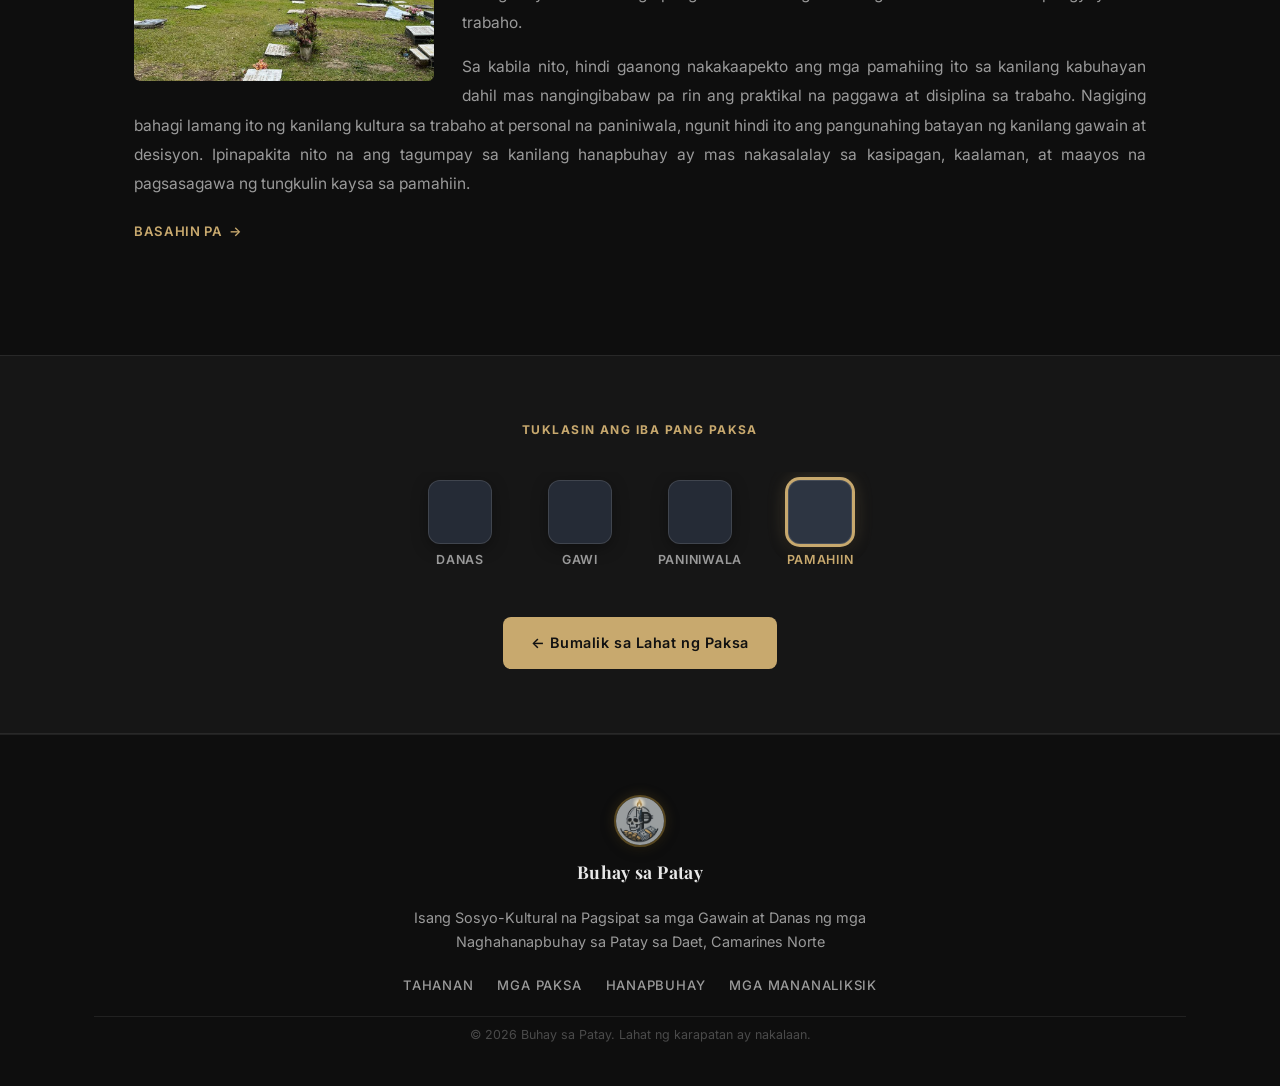
<file: pamahiin.html>
<!DOCTYPE html>
<html lang="fil" translate="no">
<head>
  <meta charset="UTF-8" />
  <meta name="google" content="notranslate" />
  <meta name="viewport" content="width=device-width, initial-scale=1.0" />
  <title>Pamahiin — Buhay sa Patay</title>
  <link rel="icon" type="image/png" href="Assets/favicon_round.png">
  <link rel="preconnect" href="https://fonts.googleapis.com" />
  <link rel="preconnect" href="https://fonts.gstatic.com" crossorigin />
  <link href="https://fonts.googleapis.com/css2?family=Playfair+Display:wght@400;700;900&family=Inter:wght@300;400;500;600&display=swap" rel="stylesheet" />
  <link rel="stylesheet" href="style.css" />
  <link rel="stylesheet" href="detail.css" />
  <script src="https://cdn.lordicon.com/lordicon.js"></script>
</head>
<body data-page-parity="even">

  <!-- â”€â”€â”€ NAVBAR â”€â”€â”€ -->
  <header class="navbar">
    <div class="container nav-inner">
      <div class="brand">
        <a href="index.html" style="display:flex;align-items:center;gap:10px;text-decoration:none;color:inherit;">
          <img class="brand-icon" src="Assets/logo.png" alt="Logo">
          <span class="brand-text">Buhay sa Patay</span>
        </a>
      </div>
      <nav class="nav-links">
        <a href="index.html">Tahanan</a>
        <a href="index.html#topics" class="active">Mga Paksa</a>
        <a href="index.html#hanapbuhay">Hanapbuhay</a>
        <a href="mananaliksik.html">Mga Mananaliksik</a>
      </nav>
      <button class="hamburger" id="hamburger" aria-label="Toggle menu">
        <span></span><span></span><span></span>
      </button>
    </div>
    <div class="mobile-menu" id="mobileMenu"><div class="mobile-menu-inner"><div class="mobile-menu-inner">
      <a href="index.html">Tahanan</a>
      <a href="index.html#topics">Mga Paksa</a>
      <a href="index.html#hanapbuhay">Hanapbuhay</a>
      <a href="mananaliksik.html">Mga Mananaliksik</a>
    </div>
  </header>

  <!-- â”€â”€â”€ HERO â”€â”€â”€ -->
  <section class="detail-hero" style="background-image:url('Assets/bg_1.jpg')">
    <div class="detail-hero-overlay"></div>
    <div class="container detail-hero-content">
      <a href="index.html#topics" class="back-link">← Bumalik sa Mga Paksa</a>
      <div class="detail-hero-icon"><lord-icon src="https://cdn.lordicon.com/ozfnndcu.json" trigger="loop" delay="2000" colors="primary:#d59f80,secondary:#848484,tertiary:#f24c00" style="width:72px;height:72px"></lord-icon></div>
      <p class="hero-eyebrow">Mga Paksa</p>
      <h1 class="detail-hero-title">Pamahiin</h1>
        <div class="detail-tabs">
        <a href="#kandila" class="detail-tab">Kandila</a>
        <a href="#bulaklak" class="detail-tab">Bulaklak</a>
        <a href="#lapida" class="detail-tab">apida</a>
        <a href="#naglilinis" class="detail-tab">Naglilinis</a>
        <a href="#ataol" class="detail-tab">Ataol</a>
        <a href="#tagaganda" class="detail-tab">Make-up Artist</a>
      </div>
    </div>
  </section>

  <!-- â”€â”€â”€ CONTENT â”€â”€â”€ -->
  <main class="detail-main">
    <div class="container detail-content">

      <!-- KANDILA -->
      <section class="detail-section" id="kandila">
        <div class="detail-section-label">
          <span class="dsec-number">01</span>
          <h2>Pamahiin ng nagbebenta ng kandila <button class="audio-btn" data-audio="Assets/Audio/Pamahiin-Kandila.mp3" aria-label="Pakinggan ang seksyon"><svg viewBox="0 0 24 24" fill="currentColor"><path d="M3 9v6h4l5 5V4L7 9H3zm13.5 3A4.5 4.5 0 0 0 14 7.97v8.05c1.48-.73 2.5-2.25 2.5-4.02zM14 3.23v2.06c2.89.86 5 3.54 5 6.71s-2.11 5.85-5 6.71v2.06c4.01-.91 7-4.49 7-8.77s-2.99-7.86-7-8.77z"/></svg></button></h2>
        </div>
        <div class="detail-section-body">
          <img class="news-img" src="Assets/hanapbuhay_kandilaa.jpg" alt="Kandila at lapida">
          <p>Ang tanging pamahiin sa paggawa ng kandila ay ang pagdarasal bago at matapos ang bawat hakbang ng trabaho. Layunin nito na maging maayos ang bawat proseso at makabenta ng maayos, kahit na wala namang direktang epekto sa kabuhayan. Sinusunod ng mga gumagawa ang pamahiing ito bilang bahagi ng kanilang tradisyon at paniniwala, na nagbibigay ng kapanatagan at inspirasyon habang gumagawa.</p>
          <p>Sa kabila ng tradisyonal na paniniwalang ito, malinaw na ang tunay na tagumpay sa hanapbuhay ay nakasalalay sa kasipagan, tiyaga, at kalidad ng paggawa. Ang pamahiin ay simbolo lamang ng pag-asa at gabay, hindi isang hadlang sa produktibo o praktikal na pamumuhay. Ipinapakita nito na ang mga tradisyon at paniniwala ay maaaring maging bahagi ng kultura at moral support, ngunit ang maayos na resulta at kita ay bunga ng dedikasyon at mahusay na pamamahala sa bawat yugto ng paggawa ng kandila.</p>
          <a href="kandila.html" class="card-link">Basahin pa <span>→</span></a>
        </div>
      </section>

      <div class="detail-divider"></div>

      <!-- BULAKLAK -->
      <section class="detail-section" id="bulaklak">
        <div class="detail-section-label">
          <span class="dsec-number">02</span>
          <h2>Pamahiin ng nagbebenta ng bulaklak <button class="audio-btn" data-audio="Assets/Audio/Pamahiin-Bulaklak.mp3" aria-label="Pakinggan ang seksyon"><svg viewBox="0 0 24 24" fill="currentColor"><path d="M3 9v6h4l5 5V4L7 9H3zm13.5 3A4.5 4.5 0 0 0 14 7.97v8.05c1.48-.73 2.5-2.25 2.5-4.02zM14 3.23v2.06c2.89.86 5 3.54 5 6.71s-2.11 5.85-5 6.71v2.06c4.01-.91 7-4.49 7-8.77s-2.99-7.86-7-8.77z"/></svg></button></h2>
        </div>
        <div class="detail-section-body">
          <img class="news-img" src="Assets/flower_2.jpg" alt="Bulaklak">
          <p>May mahalagang papel ang mga pamahiin sa kanilang hanapbuhay. Karaniwan ang paniniwala sa "buena mano," kung saan iniiwasan ang pagpapautang o pagpapabarya bago ang unang benta. Pinaniniwalaan nilang nakatutulong ito sa maayos na daloy ng kita. May iba pang kaugnay na paniniwala, tulad ng hindi agad pagsusukli sa unang mamimili at ang paniniwalang ang uri ng unang bumibili ay maaaring makaapekto sa mga susunod pang transaksyon.</p>
          <a href="bulaklak.html" class="card-link">Basahin pa <span>→</span></a>
        </div>
      </section>

      <div class="detail-divider"></div>

      <!-- LAPIDA -->
      <section class="detail-section" id="lapida">
        <div class="detail-section-label">
          <span class="dsec-number">03</span>
          <h2>Pamahiin ng gumagawa ng lapida <button class="audio-btn" data-audio="Assets/Audio/Pamahiin-Lapida.mp3" aria-label="Pakinggan ang seksyon"><svg viewBox="0 0 24 24" fill="currentColor"><path d="M3 9v6h4l5 5V4L7 9H3zm13.5 3A4.5 4.5 0 0 0 14 7.97v8.05c1.48-.73 2.5-2.25 2.5-4.02zM14 3.23v2.06c2.89.86 5 3.54 5 6.71s-2.11 5.85-5 6.71v2.06c4.01-.91 7-4.49 7-8.77s-2.99-7.86-7-8.77z"/></svg></button></h2>
        </div>
        <div class="detail-section-body">
          <img class="news-img" src="Assets/hanapbuhay_lapida.jpg" alt="Lapida">
          <p>Karamihan sa mga gumagawa ng lapida ay walang partikular na pamahiin. Kung mayroon man, ito ay dahil sa karanasan o obserbasyon, tulad ng pagiging maingat sa paghawak ng lapida upang hindi masira ang produkto. Ang pamahiin ay hindi nakakaapekto sa kabuhayan at nakikita nila ang trabaho bilang praktikal at propesyonal.</p>
          <p>Ang hanapbuhay sa paggawa ng lapida ay nakatuon sa kasanayan, kalidad, at dedikasyon, kaya ang pamahiin ay hindi bahagi ng pang-araw-araw na kabuhayan. Ipinapakita nito na sa ganitong uri ng propesyon, mas tinitingnan ang resulta ng trabaho kaysa sa mga tradisyonal na paniniwala.</p>
          <a href="lapida.html" class="card-link">Basahin pa <span>→</span></a>
        </div>
      </section>

      <div class="detail-divider"></div>

      <!-- NAGLILINIS -->
      <section class="detail-section" id="naglilinis">
        <div class="detail-section-label">
          <span class="dsec-number">04</span>
          <h2>Pamahiin ng naglilinis at nag-aalaga ng puntod <button class="audio-btn" data-audio="Assets/Audio/Pamahiin-Naglilinis.mp3" aria-label="Pakinggan ang seksyon"><svg viewBox="0 0 24 24" fill="currentColor"><path d="M3 9v6h4l5 5V4L7 9H3zm13.5 3A4.5 4.5 0 0 0 14 7.97v8.05c1.48-.73 2.5-2.25 2.5-4.02zM14 3.23v2.06c2.89.86 5 3.54 5 6.71s-2.11 5.85-5 6.71v2.06c4.01-.91 7-4.49 7-8.77s-2.99-7.86-7-8.77z"/></svg></button></h2>
        </div>
        <div class="detail-section-body">
          <img class="news-img" src="Assets/cleaning_2.jpg" alt="Paglilinis ng sementeryo">
          <p>Karamihan sa mga naglilinis sa sementeryo ay walang partikular na pamahiin na sinusunod. Kung mayroon man, ito ay bunga lamang ng kinagisnan o personal na karanasan, tulad ng maingat na pag-iwas sa pag-apak sa ataul kapag kakalibing pa lamang. Sa pangkalahatan, hindi ito nakakaapekto sa kanilang kabuhayan, at tinitingnan nila ang kanilang trabaho bilang isang praktikal na pinagkakakitaan.</p>
          <p>Bagamat bahagi ang pamahiin sa kanilang kultura at tradisyonal na pananaw, ito ay hindi hadlang sa kanilang pang-araw-araw na gawain at kita. Ang tagumpay sa hanapbuhay ay nakasalalay sa kasipagan, pagiging maayos sa trabaho, at tamang pag-aalaga sa kapaligiran ng sementeryo. Sa ganitong paraan, malinaw na ang disiplina at dedikasyon sa trabaho ang mas mahalaga kaysa sa paniniwala.</p>
          <a href="naglilinis.html" class="card-link">Basahin pa <span>→</span></a>
        </div>
      </section>

      <div class="detail-divider"></div>

      <!-- ATAOL -->
      <section class="detail-section" id="ataol">
        <div class="detail-section-label">
          <span class="dsec-number">05</span>
          <h2>Pamahiin ng gumagawa ng ataol o kabaong <button class="audio-btn" data-audio="Assets/Audio/Pamahiin-Ataol.mp3" aria-label="Pakinggan ang seksyon"><svg viewBox="0 0 24 24" fill="currentColor"><path d="M3 9v6h4l5 5V4L7 9H3zm13.5 3A4.5 4.5 0 0 0 14 7.97v8.05c1.48-.73 2.5-2.25 2.5-4.02zM14 3.23v2.06c2.89.86 5 3.54 5 6.71s-2.11 5.85-5 6.71v2.06c4.01-.91 7-4.49 7-8.77s-2.99-7.86-7-8.77z"/></svg></button></h2>
        </div>
        <div class="detail-section-body">
          <img class="news-img" src="Assets/hanapbuhay_ataol.jpg" alt="Ataol o Kabaong">
          <p>May mga pamahiin tulad ng hindi agad pag-uwi pagkatapos gumawa at ang pangangailangang magpagpag matapos galing lamay, na sinasabing nakaiiwas sa malas. Gayunpaman, hindi ito lubos na sinusunod ng lahat at mas inuuna pa rin ang praktikal na gawain. Ang epekto ng pamahiin sa kabuhayan ay hindi gaanong malaki dahil mas nakatuon sila sa trabaho at kalidad ng paggawa.</p>
          <p>Ipinapakita nito na ang pamahiin ay bahagi lamang ng tradisyon ngunit hindi pangunahing batayan ng kanilang hanapbuhay. Mas tinitingnan nila ang gawain bilang isang propesyon na nangangailangan ng kahusayan at dedikasyon kaysa sa pagsunod sa mga kaugalian.</p>
          <a href="ataol.html" class="card-link">Basahin pa <span>→</span></a>
        </div>
      </section>

      <div class="detail-divider"></div>

      <!-- TAGAGANDA -->
      <section class="detail-section" id="tagaganda">
        <div class="detail-section-label">
          <span class="dsec-number">06</span>
          <h2>Pamahiin ng make-up artist ng patay <button class="audio-btn" data-audio="Assets/Audio/Pamahiin-Tagaganda.mp3" aria-label="Pakinggan ang seksyon"><svg viewBox="0 0 24 24" fill="currentColor"><path d="M3 9v6h4l5 5V4L7 9H3zm13.5 3A4.5 4.5 0 0 0 14 7.97v8.05c1.48-.73 2.5-2.25 2.5-4.02zM14 3.23v2.06c2.89.86 5 3.54 5 6.71s-2.11 5.85-5 6.71v2.06c4.01-.91 7-4.49 7-8.77s-2.99-7.86-7-8.77z"/></svg></button></h2>
        </div>
        <div class="detail-section-body">
          <img class="news-img" src="Assets/bg_4.jpg" alt="Sementeryo">
          <p>Karamihan sa kanila ay walang matibay o mahigpit na pamahiin na sinusunod sa kanilang hanapbuhay. Gayunpaman, may ilang nakasanayan tulad ng pag-iwas sa paggamit ng hindi magagandang salita at pagiging maingat habang nagtatrabaho, lalo na sa mga sensitibong gawain. Ang ilan ay naniniwala na ang pagiging mahinahon, tahimik, at maingat ay nakakatulong upang maiwasan ang anumang hindi kanais-nais na pangyayari sa trabaho.</p>
          <p>Sa kabila nito, hindi gaanong nakakaapekto ang mga pamahiing ito sa kanilang kabuhayan dahil mas nangingibabaw pa rin ang praktikal na paggawa at disiplina sa trabaho. Nagiging bahagi lamang ito ng kanilang kultura sa trabaho at personal na paniniwala, ngunit hindi ito ang pangunahing batayan ng kanilang gawain at desisyon. Ipinapakita nito na ang tagumpay sa kanilang hanapbuhay ay mas nakasalalay sa kasipagan, kaalaman, at maayos na pagsasagawa ng tungkulin kaysa sa pamahiin.</p>
          <a href="tagaganda.html" class="card-link">Basahin pa <span>→</span></a>
        </div>
      </section>

    </div>
  </main>

  <!-- â”€â”€â”€ TOPIC NAV â”€â”€â”€ -->
  <section class="hbnav">
    <div class="container">
      <p class="hbnav-label">Tuklasin ang iba pang Paksa</p>
      <div class="hbnav-grid">
        <a href="danas.html" class="hbnav-item">
          <div class="hbnav-icon" style="background:var(--red)"><lord-icon src="https://cdn.lordicon.com/yxsbonud.json" trigger="hover" colors="primary:#ebe6ef,secondary:#848484,tertiary:#f24c00,quaternary:#f9c9c0,quinary:#66eece" style="width:40px;height:40px"></lord-icon></div>
          <span>Danas</span>
        </a>
        <a href="gawi.html" class="hbnav-item">
          <div class="hbnav-icon" style="background:var(--teal)"><lord-icon src="https://cdn.lordicon.com/ydwstxbl.json" trigger="hover" colors="primary:#d59f80,secondary:#ebe6ef" style="width:40px;height:40px"></lord-icon></div>
          <span>Gawi</span>
        </a>
        <a href="paniniwala.html" class="hbnav-item">
          <div class="hbnav-icon" style="background:var(--olive)"><lord-icon src="https://cdn.lordicon.com/watryeys.json" trigger="hover" colors="primary:#646e78,secondary:#f9c9c0,tertiary:#848484" style="width:40px;height:40px"></lord-icon></div>
          <span>Paniniwala</span>
        </a>
        <span class="hbnav-item hbnav-item--active">
          <div class="hbnav-icon" style="background:var(--tan)"><lord-icon src="https://cdn.lordicon.com/ozfnndcu.json" trigger="hover" colors="primary:#d59f80,secondary:#848484,tertiary:#f24c00" style="width:40px;height:40px"></lord-icon></div>
          <span>Pamahiin</span>
        </span>
      </div>
      <div class="hbnav-footer">
        <a href="index.html#topics" class="btn-primary">← Bumalik sa Lahat ng Paksa</a>
      </div>
    </div>
  </section>

  <!-- ─── FOOTER ─── -->
  <footer class="footer">
    <div class="container footer-inner">
      <div class="footer-brand">
        <img class="brand-icon" src="Assets/logo.png" alt="Logo">
        <span class="brand-text">Buhay sa Patay</span>
      </div>
      <p class="footer-desc">Isang Sosyo-Kultural na Pagsipat sa mga Gawain at Danas ng mga Naghahanapbuhay sa Patay sa Daet, Camarines Norte</p>
      <div class="footer-links">
        <a href="index.html">Tahanan</a>
        <a href="index.html#topics">Mga Paksa</a>
        <a href="index.html#hanapbuhay">Hanapbuhay</a>
        <a href="mananaliksik.html">Mga Mananaliksik</a>
      </div>
      <p class="footer-copy">© 2026 Buhay sa Patay. Lahat ng karapatan ay nakalaan.</p>
    </div>
  </footer>

  <!-- ─── FLOATING AUDIO PLAYER ─── -->
  <div id="floatingPlayer" class="floating-player" aria-hidden="true">
    <div class="fp-label">
      <svg viewBox="0 0 24 24" fill="currentColor" width="14" height="14"><path d="M3 9v6h4l5 5V4L7 9H3zm13.5 3A4.5 4.5 0 0 0 14 7.97v8.05c1.48-.73 2.5-2.25 2.5-4.02zM14 3.23v2.06c2.89.86 5 3.54 5 6.71s-2.11 5.85-5 6.71v2.06c4.01-.91 7-4.49 7-8.77s-2.99-7.86-7-8.77z"/></svg>
      <span id="fpTitle">—</span>
    </div>
    <div class="fp-controls">
      <button id="fpPlayPause" class="fp-btn" aria-label="Play / Pause"><svg viewBox="0 0 24 24" fill="currentColor"><path d="M6 19h4V5H6v14zm8-14v14h4V5h-4z"/></svg></button>
      <button id="fpStop" class="fp-btn fp-btn-stop" aria-label="Itigil"><svg viewBox="0 0 24 24" fill="currentColor"><path d="M6 6h12v12H6z"/></svg></button>
    </div>
  </div>

  <script src="main.js"></script>
  <script src="spider.js"></script>
</body>
</html>
</file>
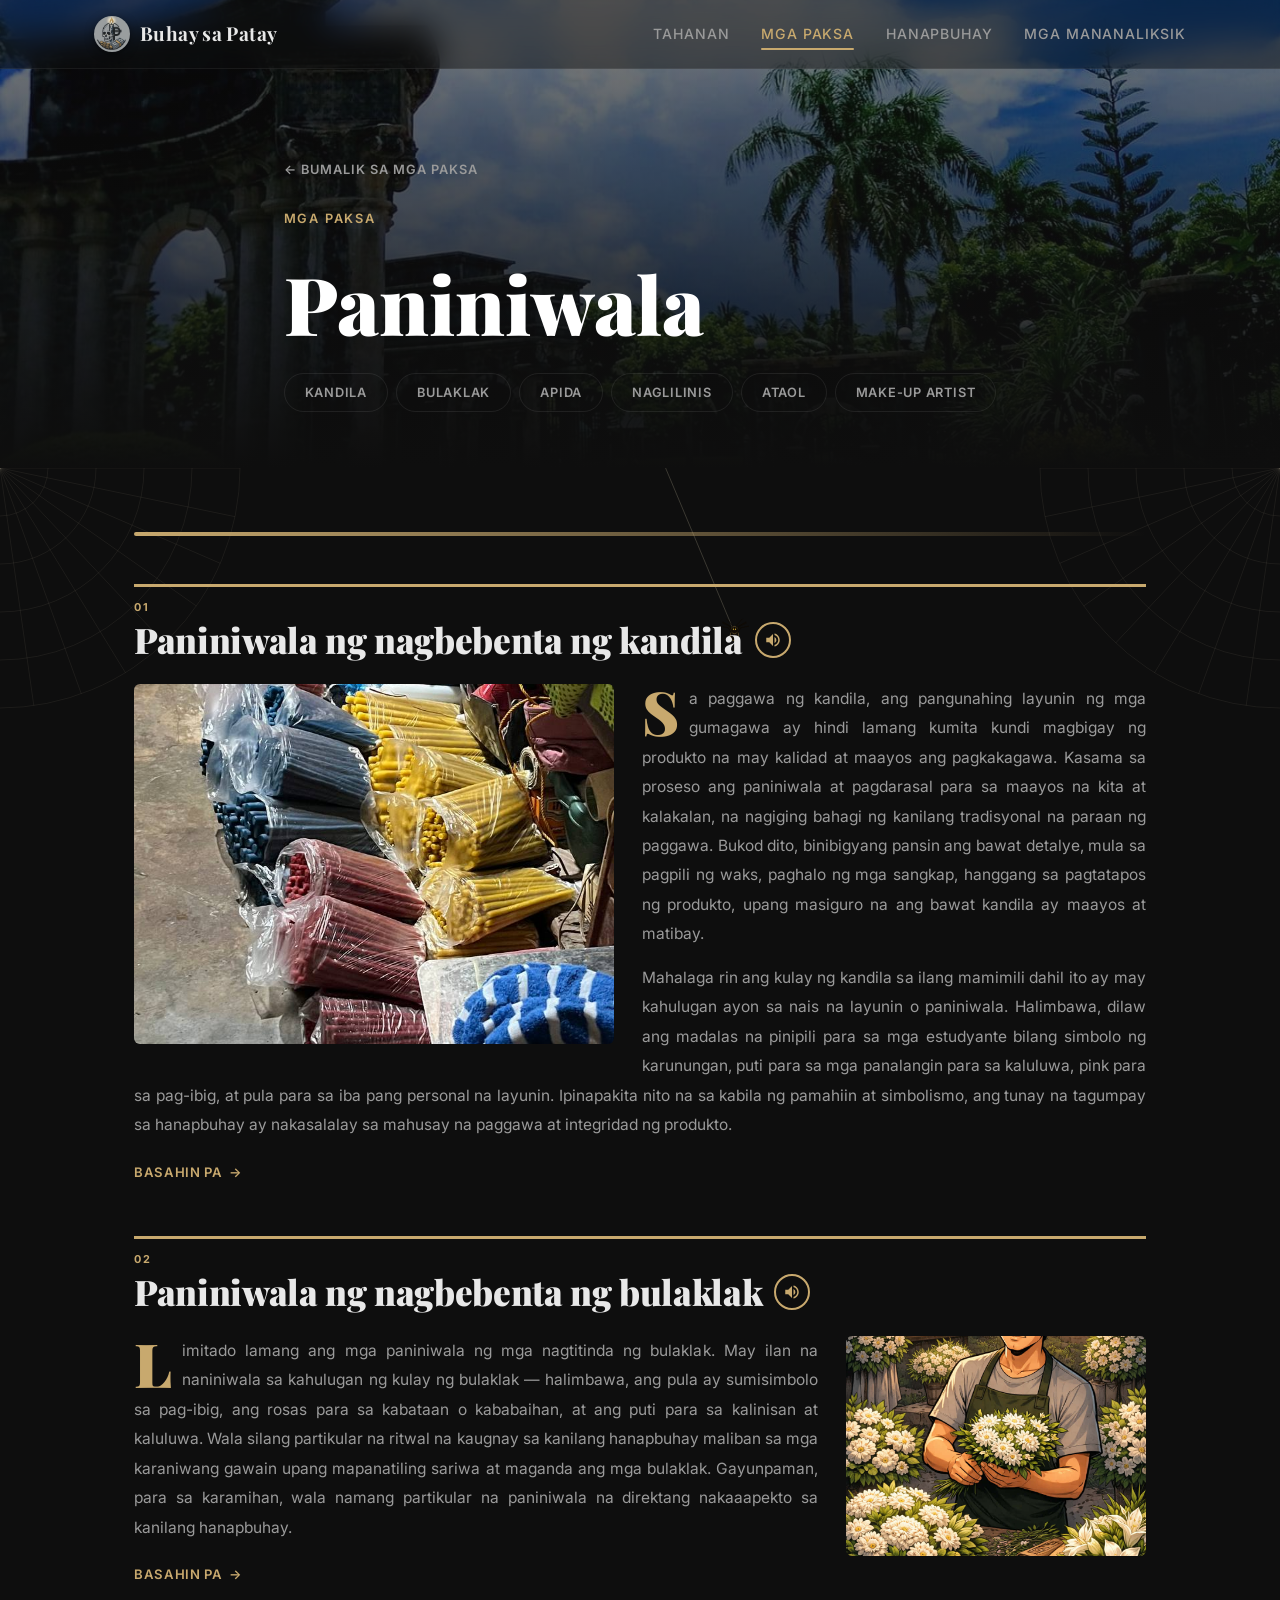
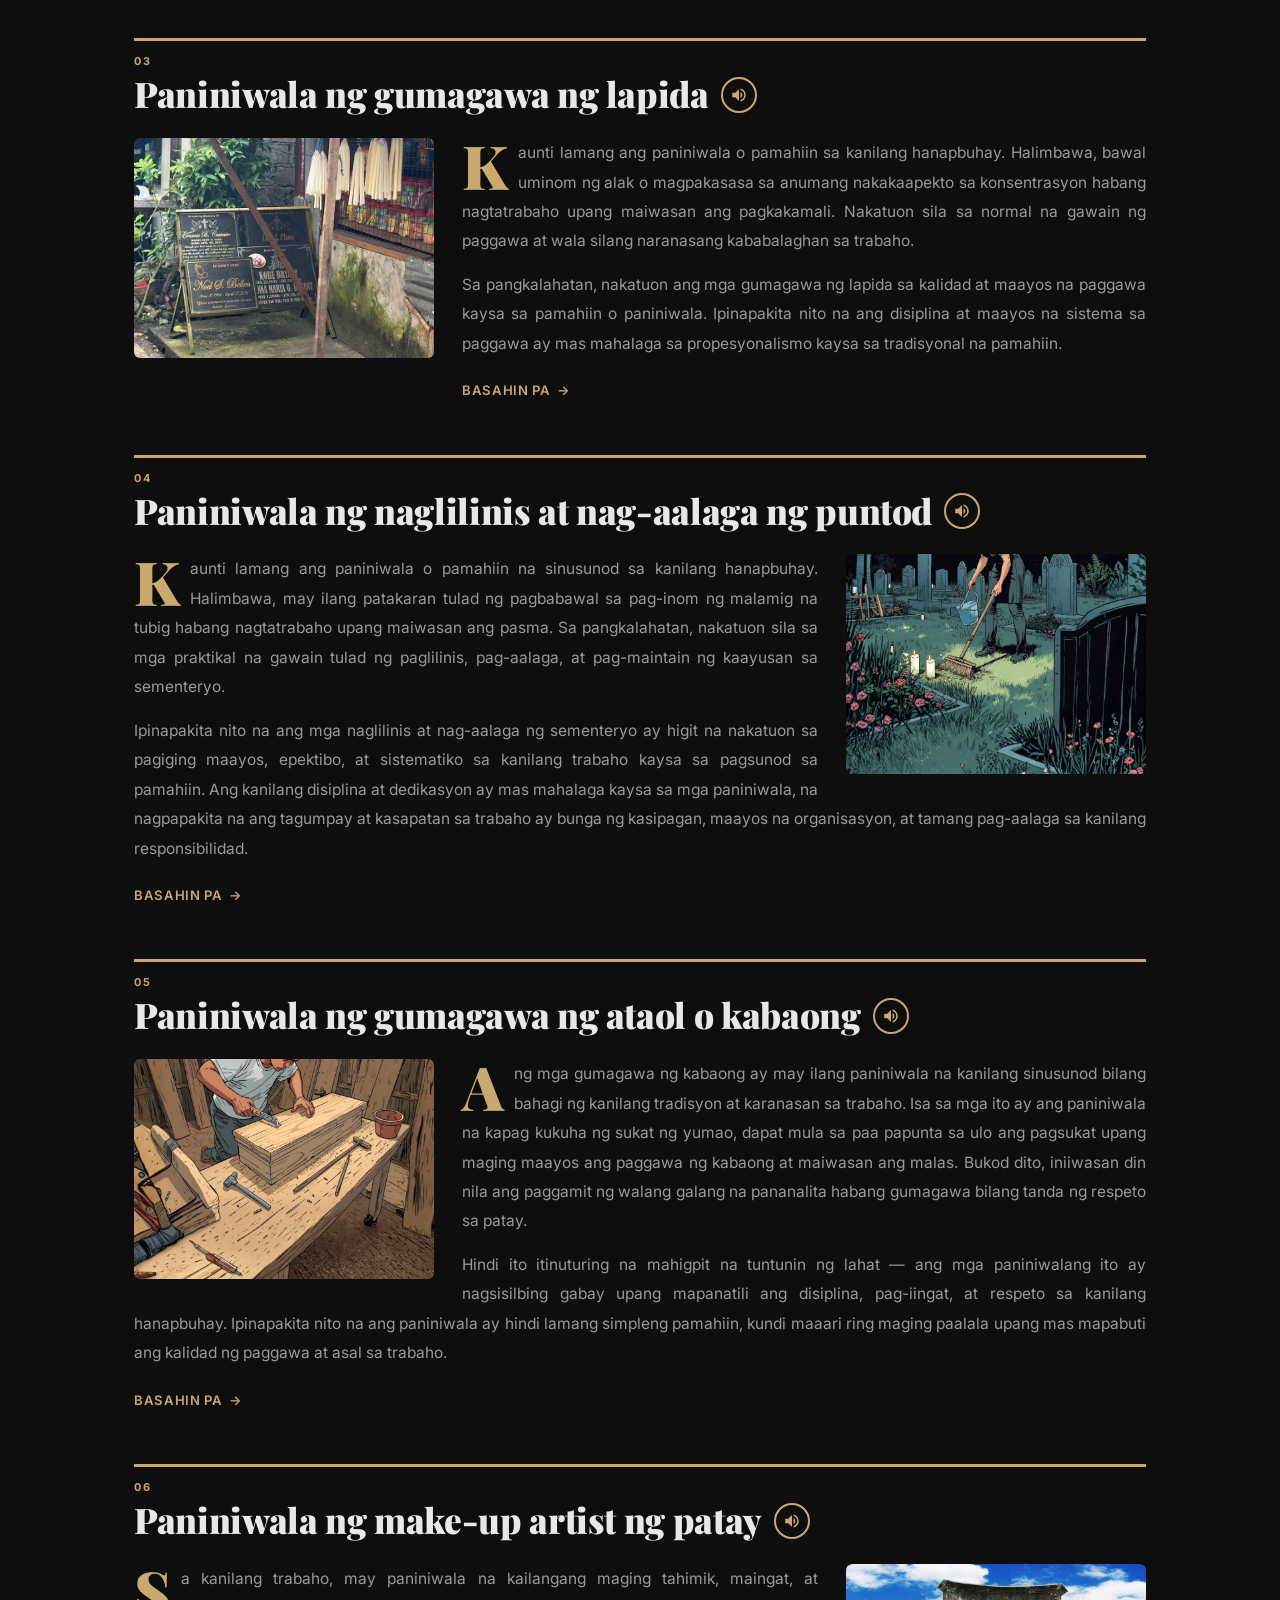
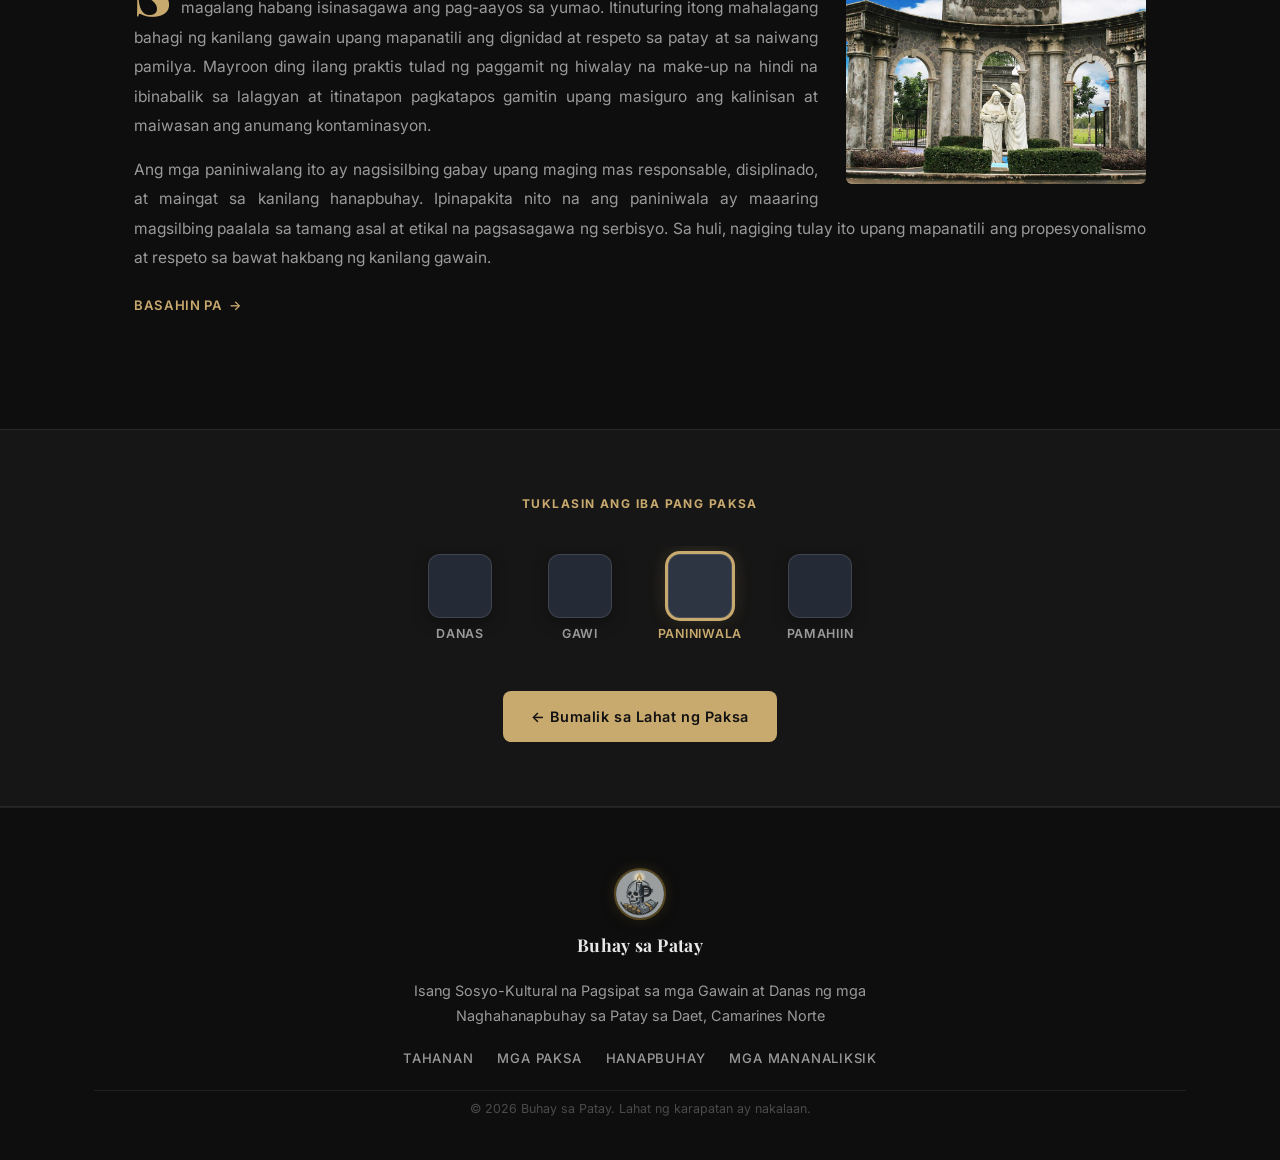
<file: paniniwala.html>
<!DOCTYPE html>
<html lang="fil" translate="no">
<head>
  <meta charset="UTF-8" />
  <meta name="google" content="notranslate" />
  <meta name="viewport" content="width=device-width, initial-scale=1.0" />
  <title>Paniniwala — Buhay sa Patay</title>
  <link rel="icon" type="image/png" href="Assets/favicon_round.png">
  <link rel="preconnect" href="https://fonts.googleapis.com" />
  <link rel="preconnect" href="https://fonts.gstatic.com" crossorigin />
  <link href="https://fonts.googleapis.com/css2?family=Playfair+Display:wght@400;700;900&family=Inter:wght@300;400;500;600&display=swap" rel="stylesheet" />
  <link rel="stylesheet" href="style.css" />
  <link rel="stylesheet" href="detail.css" />
  <script src="https://cdn.lordicon.com/lordicon.js"></script>
</head>
<body data-page-parity="odd">

  <!-- â”€â”€â”€ NAVBAR â”€â”€â”€ -->
  <header class="navbar">
    <div class="container nav-inner">
      <div class="brand">
        <a href="index.html" style="display:flex;align-items:center;gap:10px;text-decoration:none;color:inherit;">
          <img class="brand-icon" src="Assets/logo.png" alt="Logo">
          <span class="brand-text">Buhay sa Patay</span>
        </a>
      </div>
      <nav class="nav-links">
        <a href="index.html">Tahanan</a>
        <a href="index.html#topics" class="active">Mga Paksa</a>
        <a href="index.html#hanapbuhay">Hanapbuhay</a>
        <a href="mananaliksik.html">Mga Mananaliksik</a>
      </nav>
      <button class="hamburger" id="hamburger" aria-label="Toggle menu">
        <span></span><span></span><span></span>
      </button>
    </div>
    <div class="mobile-menu" id="mobileMenu"><div class="mobile-menu-inner"><div class="mobile-menu-inner">
      <a href="index.html">Tahanan</a>
      <a href="index.html#topics">Mga Paksa</a>
      <a href="index.html#hanapbuhay">Hanapbuhay</a>
      <a href="mananaliksik.html">Mga Mananaliksik</a>
    </div>
  </header>

  <!-- â”€â”€â”€ HERO â”€â”€â”€ -->
  <section class="detail-hero" style="background-image:url('Assets/another_bg.jpg')">
    <div class="detail-hero-overlay"></div>
    <div class="container detail-hero-content">
      <a href="index.html#topics" class="back-link">← Bumalik sa Mga Paksa</a>
      <div class="detail-hero-icon"><lord-icon src="https://cdn.lordicon.com/watryeys.json" trigger="loop" delay="2000" colors="primary:#646e78,secondary:#f9c9c0,tertiary:#848484" style="width:72px;height:72px"></lord-icon></div>
      <p class="hero-eyebrow">Mga Paksa</p>
      <h1 class="detail-hero-title">Paniniwala</h1>
        <div class="detail-tabs">
        <a href="#kandila" class="detail-tab">Kandila</a>
        <a href="#bulaklak" class="detail-tab">Bulaklak</a>
        <a href="#lapida" class="detail-tab">apida</a>
        <a href="#naglilinis" class="detail-tab">Naglilinis</a>
        <a href="#ataol" class="detail-tab">Ataol</a>
        <a href="#tagaganda" class="detail-tab">Make-up Artist</a>
      </div>
    </div>
  </section>

  <!-- â”€â”€â”€ CONTENT â”€â”€â”€ -->
  <main class="detail-main">
    <div class="container detail-content">

      <!-- KANDILA -->
      <section class="detail-section" id="kandila">
        <div class="detail-section-label">
          <span class="dsec-number">01</span>
          <h2>Paniniwala ng nagbebenta ng kandila <button class="audio-btn" data-audio="Assets/Audio/Paniniwa-Kandila.mp3" aria-label="Pakinggan ang seksyon"><svg viewBox="0 0 24 24" fill="currentColor"><path d="M3 9v6h4l5 5V4L7 9H3zm13.5 3A4.5 4.5 0 0 0 14 7.97v8.05c1.48-.73 2.5-2.25 2.5-4.02zM14 3.23v2.06c2.89.86 5 3.54 5 6.71s-2.11 5.85-5 6.71v2.06c4.01-.91 7-4.49 7-8.77s-2.99-7.86-7-8.77z"/></svg></button></h2>
        </div>
        <div class="detail-section-body">
          <img class="news-img" src="Assets/another_candle1 (1).jpg" alt="Kandila at paniniwala">
          <p>Sa paggawa ng kandila, ang pangunahing layunin ng mga gumagawa ay hindi lamang kumita kundi magbigay ng produkto na may kalidad at maayos ang pagkakagawa. Kasama sa proseso ang paniniwala at pagdarasal para sa maayos na kita at kalakalan, na nagiging bahagi ng kanilang tradisyonal na paraan ng paggawa. Bukod dito, binibigyang pansin ang bawat detalye, mula sa pagpili ng waks, paghalo ng mga sangkap, hanggang sa pagtatapos ng produkto, upang masiguro na ang bawat kandila ay maayos at matibay.</p>
          <p>Mahalaga rin ang kulay ng kandila sa ilang mamimili dahil ito ay may kahulugan ayon sa nais na layunin o paniniwala. Halimbawa, dilaw ang madalas na pinipili para sa mga estudyante bilang simbolo ng karunungan, puti para sa mga panalangin para sa kaluluwa, pink para sa pag-ibig, at pula para sa iba pang personal na layunin. Ipinapakita nito na sa kabila ng pamahiin at simbolismo, ang tunay na tagumpay sa hanapbuhay ay nakasalalay sa mahusay na paggawa at integridad ng produkto.</p>
          <a href="kandila.html" class="card-link">Basahin pa <span>→</span></a>
        </div>
      </section>

      <div class="detail-divider"></div>

      <!-- BULAKLAK -->
      <section class="detail-section" id="bulaklak">
        <div class="detail-section-label">
          <span class="dsec-number">02</span>
          <h2>Paniniwala ng nagbebenta ng bulaklak <button class="audio-btn" data-audio="Assets/Audio/Paniniwala-Bulaklak.mp3" aria-label="Pakinggan ang seksyon"><svg viewBox="0 0 24 24" fill="currentColor"><path d="M3 9v6h4l5 5V4L7 9H3zm13.5 3A4.5 4.5 0 0 0 14 7.97v8.05c1.48-.73 2.5-2.25 2.5-4.02zM14 3.23v2.06c2.89.86 5 3.54 5 6.71s-2.11 5.85-5 6.71v2.06c4.01-.91 7-4.49 7-8.77s-2.99-7.86-7-8.77z"/></svg></button></h2>
        </div>
        <div class="detail-section-body">
          <img class="news-img" src="Assets/ai_flower.jpg" alt="Bulaklak at paniniwala">
          <p>Limitado lamang ang mga paniniwala ng mga nagtitinda ng bulaklak. May ilan na naniniwala sa kahulugan ng kulay ng bulaklak — halimbawa, ang pula ay sumisimbolo sa pag-ibig, ang rosas para sa kabataan o kababaihan, at ang puti para sa kalinisan at kaluluwa. Wala silang partikular na ritwal na kaugnay sa kanilang hanapbuhay maliban sa mga karaniwang gawain upang mapanatiling sariwa at maganda ang mga bulaklak. Gayunpaman, para sa karamihan, wala namang partikular na paniniwala na direktang nakaaapekto sa kanilang hanapbuhay.</p>
          <a href="bulaklak.html" class="card-link">Basahin pa <span>→</span></a>
        </div>
      </section>

      <div class="detail-divider"></div>

      <!-- LAPIDA -->
      <section class="detail-section" id="lapida">
        <div class="detail-section-label">
          <span class="dsec-number">03</span>
          <h2>Paniniwala ng gumagawa ng lapida <button class="audio-btn" data-audio="Assets/Audio/Paniniwala-Lapida.mp3" aria-label="Pakinggan ang seksyon"><svg viewBox="0 0 24 24" fill="currentColor"><path d="M3 9v6h4l5 5V4L7 9H3zm13.5 3A4.5 4.5 0 0 0 14 7.97v8.05c1.48-.73 2.5-2.25 2.5-4.02zM14 3.23v2.06c2.89.86 5 3.54 5 6.71s-2.11 5.85-5 6.71v2.06c4.01-.91 7-4.49 7-8.77s-2.99-7.86-7-8.77z"/></svg></button></h2>
        </div>
        <div class="detail-section-body">
          <img class="news-img" src="Assets/another_candle_with_lapida.jpg" alt="Kandila at lapida">
          <p>Kaunti lamang ang paniniwala o pamahiin sa kanilang hanapbuhay. Halimbawa, bawal uminom ng alak o magpakasasa sa anumang nakakaapekto sa konsentrasyon habang nagtatrabaho upang maiwasan ang pagkakamali. Nakatuon sila sa normal na gawain ng paggawa at wala silang naranasang kababalaghan sa trabaho.</p>
          <p>Sa pangkalahatan, nakatuon ang mga gumagawa ng lapida sa kalidad at maayos na paggawa kaysa sa pamahiin o paniniwala. Ipinapakita nito na ang disiplina at maayos na sistema sa paggawa ay mas mahalaga sa propesyonalismo kaysa sa tradisyonal na pamahiin.</p>
          <a href="lapida.html" class="card-link">Basahin pa <span>→</span></a>
        </div>
      </section>

      <div class="detail-divider"></div>

      <!-- NAGLILINIS -->
      <section class="detail-section" id="naglilinis">
        <div class="detail-section-label">
          <span class="dsec-number">04</span>
          <h2>Paniniwala ng naglilinis at nag-aalaga ng puntod <button class="audio-btn" data-audio="Assets/Audio/Paniniwala-Naglilinis.mp3" aria-label="Pakinggan ang seksyon"><svg viewBox="0 0 24 24" fill="currentColor"><path d="M3 9v6h4l5 5V4L7 9H3zm13.5 3A4.5 4.5 0 0 0 14 7.97v8.05c1.48-.73 2.5-2.25 2.5-4.02zM14 3.23v2.06c2.89.86 5 3.54 5 6.71s-2.11 5.85-5 6.71v2.06c4.01-.91 7-4.49 7-8.77s-2.99-7.86-7-8.77z"/></svg></button></h2>
        </div>
        <div class="detail-section-body">
          <img class="news-img" src="Assets/hanapbuhay_paglilinis.jpg" alt="Sementeryo">
          <p>Kaunti lamang ang paniniwala o pamahiin na sinusunod sa kanilang hanapbuhay. Halimbawa, may ilang patakaran tulad ng pagbabawal sa pag-inom ng malamig na tubig habang nagtatrabaho upang maiwasan ang pasma. Sa pangkalahatan, nakatuon sila sa mga praktikal na gawain tulad ng paglilinis, pag-aalaga, at pag-maintain ng kaayusan sa sementeryo.</p>
          <p>Ipinapakita nito na ang mga naglilinis at nag-aalaga ng sementeryo ay higit na nakatuon sa pagiging maayos, epektibo, at sistematiko sa kanilang trabaho kaysa sa pagsunod sa pamahiin. Ang kanilang disiplina at dedikasyon ay mas mahalaga kaysa sa mga paniniwala, na nagpapakita na ang tagumpay at kasapatan sa trabaho ay bunga ng kasipagan, maayos na organisasyon, at tamang pag-aalaga sa kanilang responsibilidad.</p>
          <a href="naglilinis.html" class="card-link">Basahin pa <span>→</span></a>
        </div>
      </section>

      <div class="detail-divider"></div>

      <!-- ATAOL -->
      <section class="detail-section" id="ataol">
        <div class="detail-section-label">
          <span class="dsec-number">05</span>
          <h2>Paniniwala ng gumagawa ng ataol o kabaong <button class="audio-btn" data-audio="Assets/Audio/Paniniwala-Ataol.mp3" aria-label="Pakinggan ang seksyon"><svg viewBox="0 0 24 24" fill="currentColor"><path d="M3 9v6h4l5 5V4L7 9H3zm13.5 3A4.5 4.5 0 0 0 14 7.97v8.05c1.48-.73 2.5-2.25 2.5-4.02zM14 3.23v2.06c2.89.86 5 3.54 5 6.71s-2.11 5.85-5 6.71v2.06c4.01-.91 7-4.49 7-8.77s-2.99-7.86-7-8.77z"/></svg></button></h2>
        </div>
        <div class="detail-section-body">
          <img class="news-img" src="Assets/hanapbuhay_ataol.jpg" alt="Sementeryo">
          <p>Ang mga gumagawa ng kabaong ay may ilang paniniwala na kanilang sinusunod bilang bahagi ng kanilang tradisyon at karanasan sa trabaho. Isa sa mga ito ay ang paniniwala na kapag kukuha ng sukat ng yumao, dapat mula sa paa papunta sa ulo ang pagsukat upang maging maayos ang paggawa ng kabaong at maiwasan ang malas. Bukod dito, iniiwasan din nila ang paggamit ng walang galang na pananalita habang gumagawa bilang tanda ng respeto sa patay.</p>
          <p>Hindi ito itinuturing na mahigpit na tuntunin ng lahat — ang mga paniniwalang ito ay nagsisilbing gabay upang mapanatili ang disiplina, pag-iingat, at respeto sa kanilang hanapbuhay. Ipinapakita nito na ang paniniwala ay hindi lamang simpleng pamahiin, kundi maaari ring maging paalala upang mas mapabuti ang kalidad ng paggawa at asal sa trabaho.</p>
          <a href="ataol.html" class="card-link">Basahin pa <span>→</span></a>
        </div>
      </section>

      <div class="detail-divider"></div>

      <!-- TAGAGANDA -->
      <section class="detail-section" id="tagaganda">
        <div class="detail-section-label">
          <span class="dsec-number">06</span>
          <h2>Paniniwala ng make-up artist ng patay <button class="audio-btn" data-audio="Assets/Audio/Paniniwala-Tagaganda.mp3" aria-label="Pakinggan ang seksyon"><svg viewBox="0 0 24 24" fill="currentColor"><path d="M3 9v6h4l5 5V4L7 9H3zm13.5 3A4.5 4.5 0 0 0 14 7.97v8.05c1.48-.73 2.5-2.25 2.5-4.02zM14 3.23v2.06c2.89.86 5 3.54 5 6.71s-2.11 5.85-5 6.71v2.06c4.01-.91 7-4.49 7-8.77s-2.99-7.86-7-8.77z"/></svg></button></h2>
        </div>
        <div class="detail-section-body">
          <img class="news-img" src="Assets/main_bg.png" alt="Sementeryo">
          <p>Sa kanilang trabaho, may paniniwala na kailangang maging tahimik, maingat, at magalang habang isinasagawa ang pag-aayos sa yumao. Itinuturing itong mahalagang bahagi ng kanilang gawain upang mapanatili ang dignidad at respeto sa patay at sa naiwang pamilya. Mayroon ding ilang praktis tulad ng paggamit ng hiwalay na make-up na hindi na ibinabalik sa lalagyan at itinatapon pagkatapos gamitin upang masiguro ang kalinisan at maiwasan ang anumang kontaminasyon.</p>
          <p>Ang mga paniniwalang ito ay nagsisilbing gabay upang maging mas responsable, disiplinado, at maingat sa kanilang hanapbuhay. Ipinapakita nito na ang paniniwala ay maaaring magsilbing paalala sa tamang asal at etikal na pagsasagawa ng serbisyo. Sa huli, nagiging tulay ito upang mapanatili ang propesyonalismo at respeto sa bawat hakbang ng kanilang gawain.</p>
          <a href="tagaganda.html" class="card-link">Basahin pa <span>→</span></a>
        </div>
      </section>

    </div>
  </main>

  <!-- â”€â”€â”€ TOPIC NAV â”€â”€â”€ -->
  <section class="hbnav">
    <div class="container">
      <p class="hbnav-label">Tuklasin ang iba pang Paksa</p>
      <div class="hbnav-grid">
        <a href="danas.html" class="hbnav-item">
          <div class="hbnav-icon" style="background:var(--red)"><lord-icon src="https://cdn.lordicon.com/yxsbonud.json" trigger="hover" colors="primary:#ebe6ef,secondary:#848484,tertiary:#f24c00,quaternary:#f9c9c0,quinary:#66eece" style="width:40px;height:40px"></lord-icon></div>
          <span>Danas</span>
        </a>
        <a href="gawi.html" class="hbnav-item">
          <div class="hbnav-icon" style="background:var(--teal)"><lord-icon src="https://cdn.lordicon.com/ydwstxbl.json" trigger="hover" colors="primary:#d59f80,secondary:#ebe6ef" style="width:40px;height:40px"></lord-icon></div>
          <span>Gawi</span>
        </a>
        <span class="hbnav-item hbnav-item--active">
          <div class="hbnav-icon" style="background:var(--olive)"><lord-icon src="https://cdn.lordicon.com/watryeys.json" trigger="hover" colors="primary:#646e78,secondary:#f9c9c0,tertiary:#848484" style="width:40px;height:40px"></lord-icon></div>
          <span>Paniniwala</span>
        </span>
        <a href="pamahiin.html" class="hbnav-item">
          <div class="hbnav-icon" style="background:var(--tan)"><lord-icon src="https://cdn.lordicon.com/ozfnndcu.json" trigger="hover" colors="primary:#d59f80,secondary:#848484,tertiary:#f24c00" style="width:40px;height:40px"></lord-icon></div>
          <span>Pamahiin</span>
        </a>
      </div>
      <div class="hbnav-footer">
        <a href="index.html#topics" class="btn-primary">← Bumalik sa Lahat ng Paksa</a>
      </div>
    </div>
  </section>

  <!-- â”€â”€â”€ FOOTER â”€â”€â”€ -->
  <footer class="footer">
    <div class="container footer-inner">
      <div class="footer-brand">
        <img class="brand-icon" src="Assets/logo.png" alt="Logo">
        <span class="brand-text">Buhay sa Patay</span>
      </div>
      <p class="footer-desc">Isang Sosyo-Kultural na Pagsipat sa mga Gawain at Danas ng mga Naghahanapbuhay sa Patay sa Daet, Camarines Norte</p>
      <div class="footer-links">
        <a href="index.html">Tahanan</a>
        <a href="index.html#topics">Mga Paksa</a>
        <a href="index.html#hanapbuhay">Hanapbuhay</a>
        <a href="mananaliksik.html">Mga Mananaliksik</a>
      </div>
      <p class="footer-copy">© 2026 Buhay sa Patay. Lahat ng karapatan ay nakalaan.</p>
    </div>
  </footer>

  <!-- ─── FLOATING AUDIO PLAYER ─── -->
  <div id="floatingPlayer" class="floating-player" aria-hidden="true">
    <div class="fp-label">
      <svg viewBox="0 0 24 24" fill="currentColor" width="14" height="14"><path d="M3 9v6h4l5 5V4L7 9H3zm13.5 3A4.5 4.5 0 0 0 14 7.97v8.05c1.48-.73 2.5-2.25 2.5-4.02zM14 3.23v2.06c2.89.86 5 3.54 5 6.71s-2.11 5.85-5 6.71v2.06c4.01-.91 7-4.49 7-8.77s-2.99-7.86-7-8.77z"/></svg>
      <span id="fpTitle">—</span>
    </div>
    <div class="fp-controls">
      <button id="fpPlayPause" class="fp-btn" aria-label="Play / Pause"><svg viewBox="0 0 24 24" fill="currentColor"><path d="M6 19h4V5H6v14zm8-14v14h4V5h-4z"/></svg></button>
      <button id="fpStop" class="fp-btn fp-btn-stop" aria-label="Itigil"><svg viewBox="0 0 24 24" fill="currentColor"><path d="M6 6h12v12H6z"/></svg></button>
    </div>
  </div>

  <script src="main.js"></script>
  <script src="spider.js"></script>
</body>
</html>
</file>
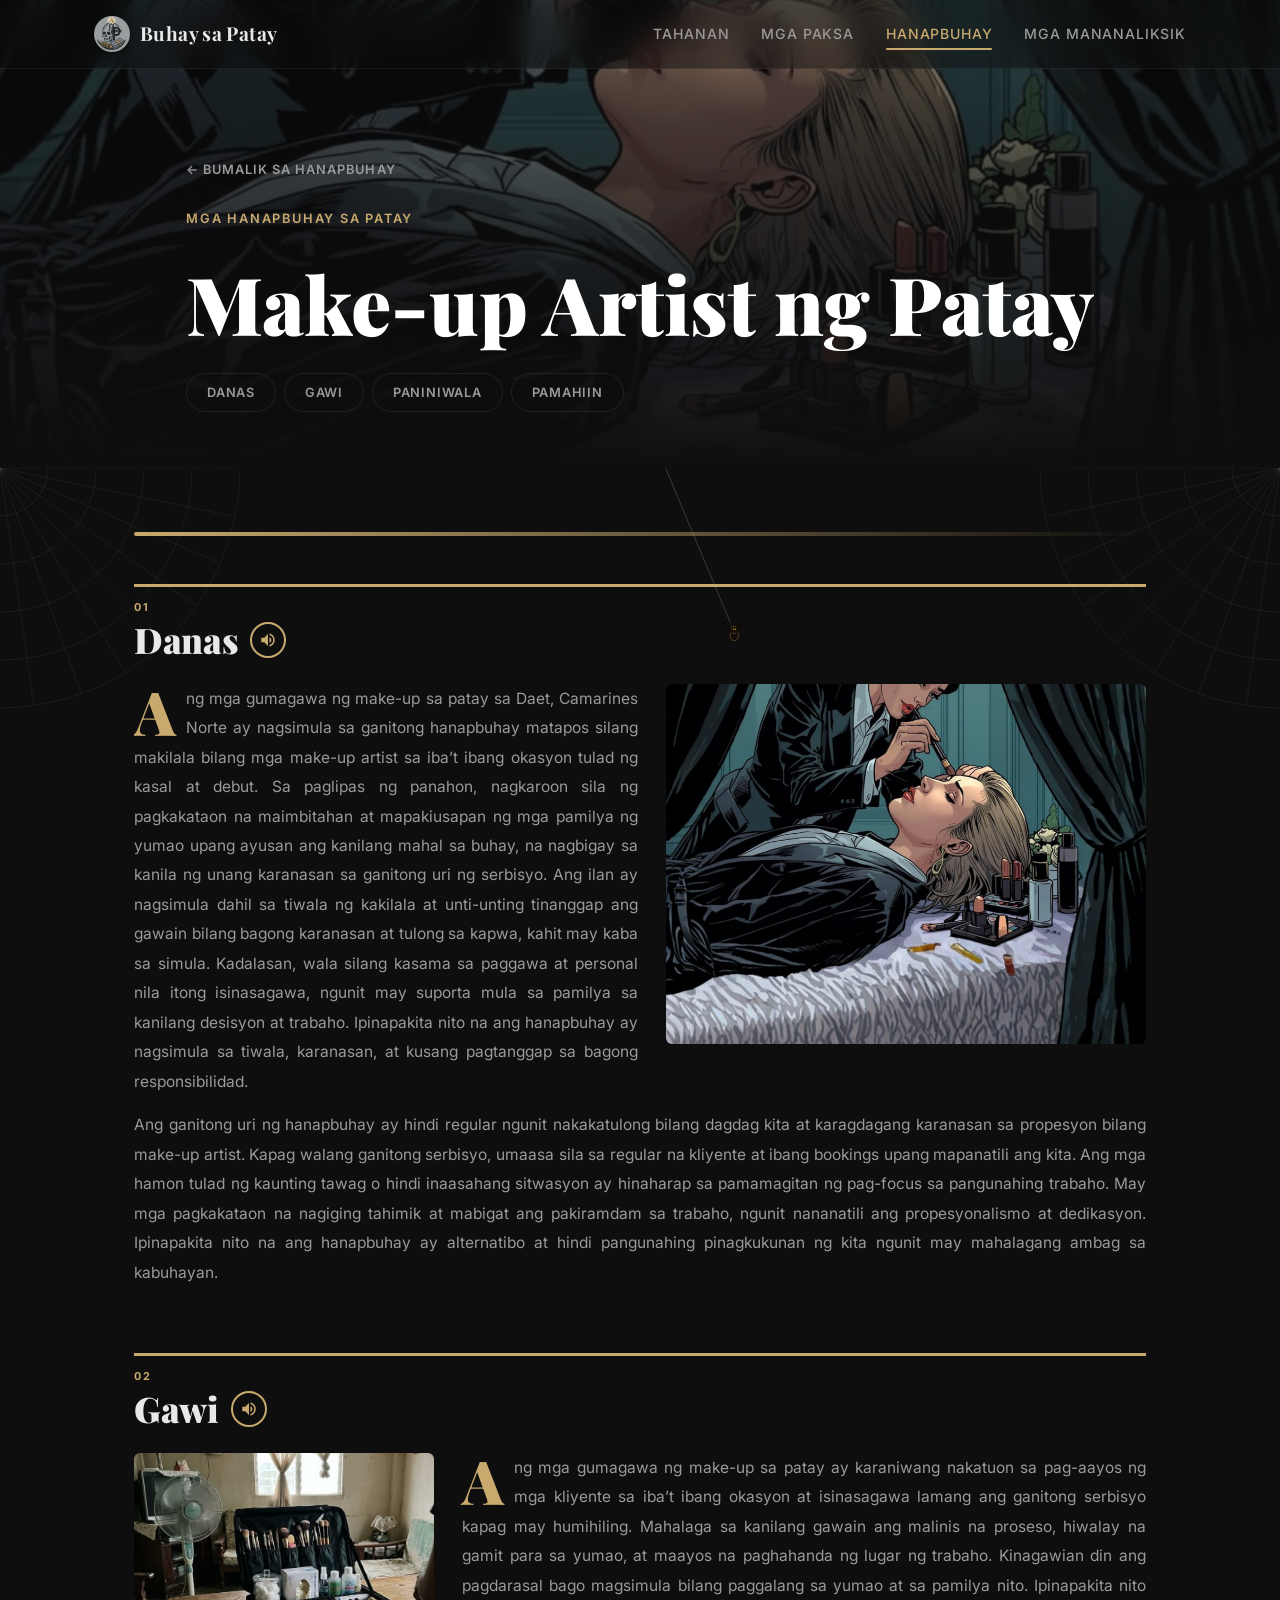
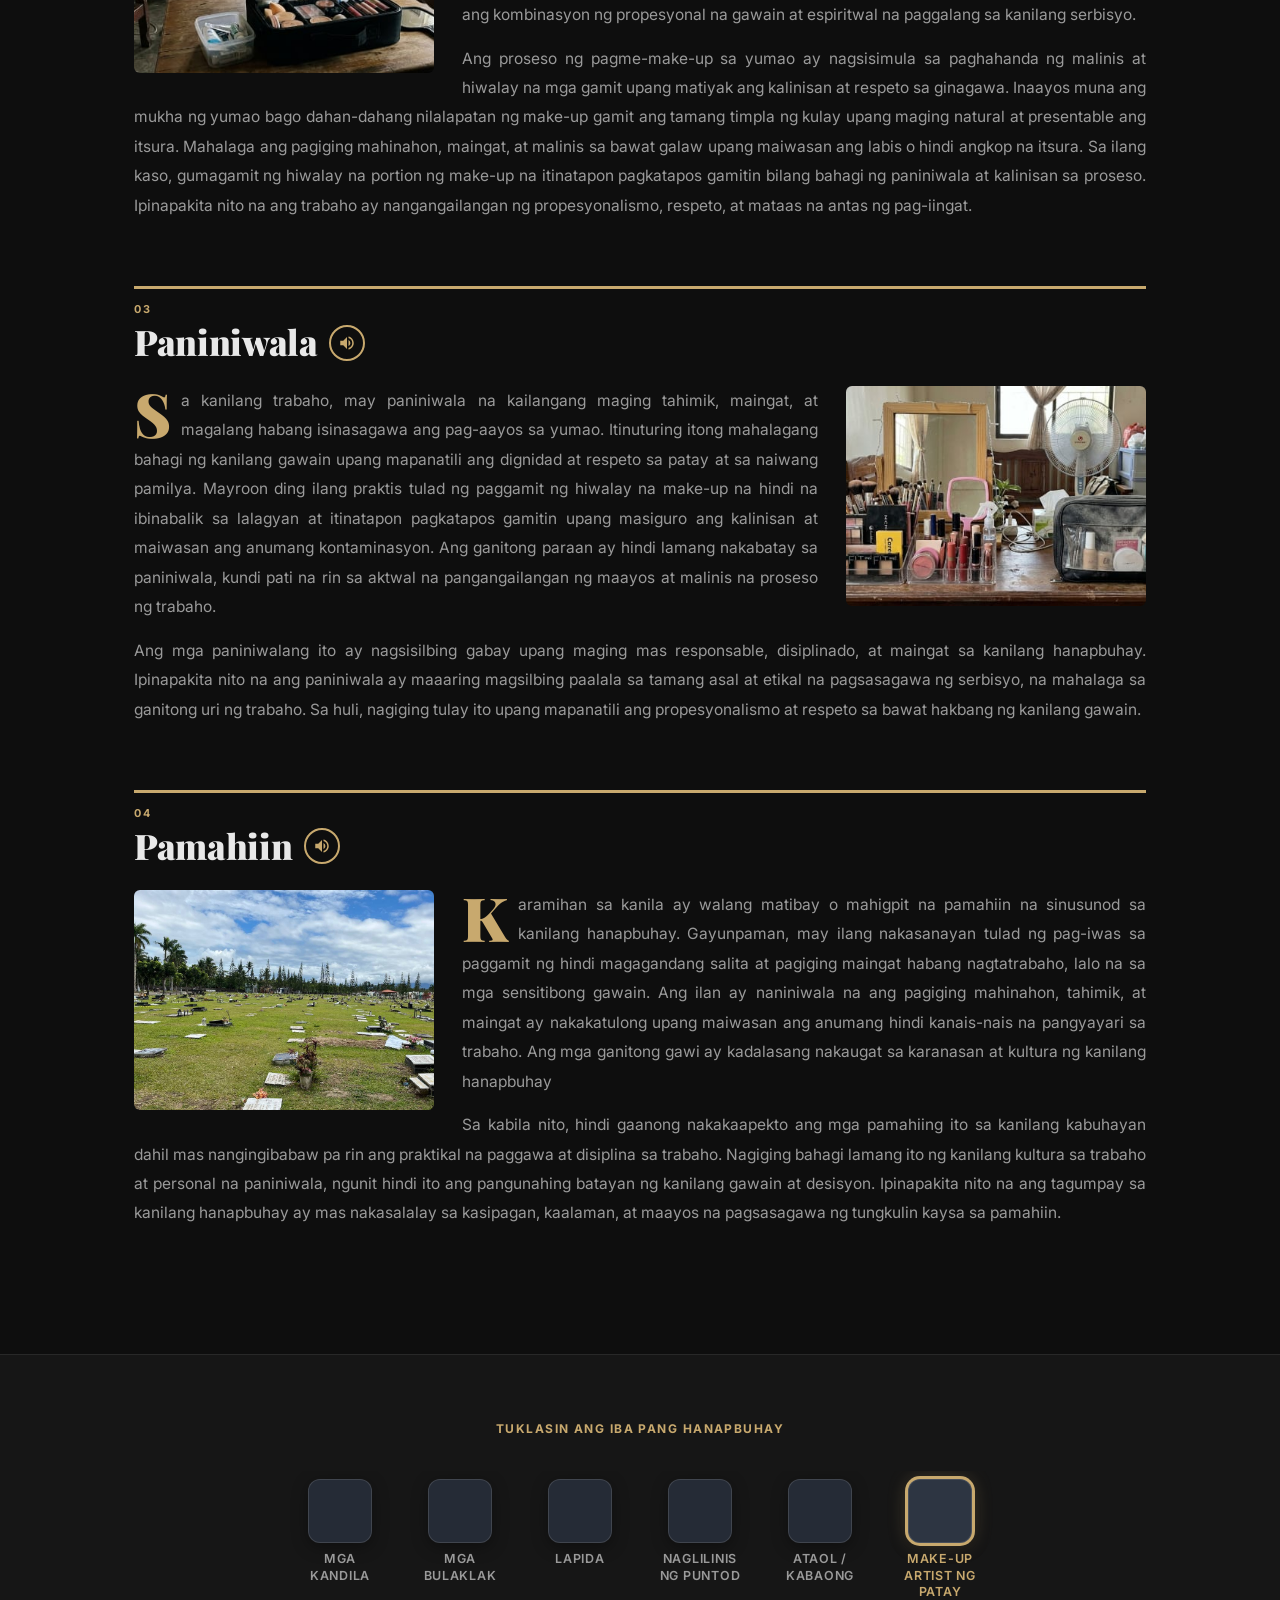
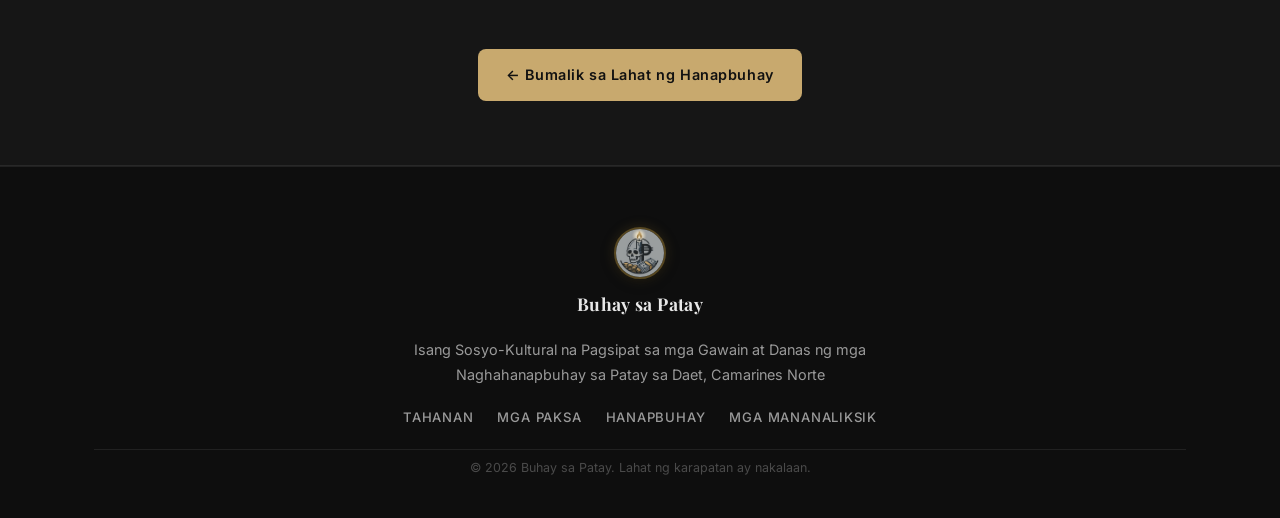
<file: tagaganda.html>
<!DOCTYPE html>
<html lang="fil" translate="no">
<head>
  <meta charset="UTF-8" />
  <meta name="google" content="notranslate" />
  <meta name="viewport" content="width=device-width, initial-scale=1.0" />
  <title>Tagaganda ng Patay — Buhay sa Patay</title>
  <link rel="icon" type="image/png" href="Assets/favicon_round.png">
  <link rel="preconnect" href="https://fonts.googleapis.com" />
  <link rel="preconnect" href="https://fonts.gstatic.com" crossorigin />
  <link href="https://fonts.googleapis.com/css2?family=Playfair+Display:wght@400;700;900&family=Inter:wght@300;400;500;600&display=swap" rel="stylesheet" />
  <link rel="stylesheet" href="style.css" />
  <link rel="stylesheet" href="detail.css" />
  <script src="https://cdn.lordicon.com/lordicon.js"></script>
</head>
<body data-page-parity="even">

  <!-- â”€â”€â”€ NAVBAR â”€â”€â”€ -->
  <header class="navbar">
    <div class="container nav-inner">
      <div class="brand">
        <a href="index.html" style="display:flex;align-items:center;gap:10px;text-decoration:none;color:inherit;">
          <img class="brand-icon" src="Assets/logo.png" alt="Logo">
          <span class="brand-text">Buhay sa Patay</span>
        </a>
      </div>
      <nav class="nav-links">
        <a href="index.html">Tahanan</a>
        <a href="index.html#topics">Mga Paksa</a>
        <a href="index.html#hanapbuhay" class="active">Hanapbuhay</a>
        <a href="mananaliksik.html">Mga Mananaliksik</a>
      </nav>
      <button class="hamburger" id="hamburger" aria-label="Toggle menu">
        <span></span><span></span><span></span>
      </button>
    </div>
    <div class="mobile-menu" id="mobileMenu"><div class="mobile-menu-inner"><div class="mobile-menu-inner">
      <a href="index.html">Tahanan</a>
      <a href="index.html#topics">Mga Paksa</a>
      <a href="index.html#hanapbuhay">Hanapbuhay</a>
      <a href="mananaliksik.html">Mga Mananaliksik</a>
    </div>
  </header>

  <!-- â”€â”€â”€ DETAIL HERO â”€â”€â”€ -->
  <!-- TODO: palitan ang 'Assets/tagaganda.jpg' ng tamang image path -->
  <section class="detail-hero" style="background-image:url('Assets/hanapbuhay_make-up_artist.jpg')">
    <div class="detail-hero-overlay"></div>
    <div class="container detail-hero-content">
      <a href="index.html#hanapbuhay" class="back-link">← Bumalik sa Hanapbuhay</a>
      <div class="detail-hero-icon"><lord-icon src="https://cdn.lordicon.com/znrcrqdz.json" trigger="loop" delay="2000" colors="primary:#a66037" style="width:72px;height:72px"></lord-icon></div>
      <p class="hero-eyebrow">Mga Hanapbuhay sa Patay</p>
      <h1 class="detail-hero-title">Make-up Artist ng Patay</h1>
      <div class="detail-tabs">
        <a href="#danas" class="detail-tab">Danas</a>
        <a href="#gawi" class="detail-tab">Gawi</a>
        <a href="#paniniwala" class="detail-tab">Paniniwala</a>
        <a href="#pamahiin" class="detail-tab">Pamahiin</a>
      </div>
    </div>
  </section>

  <!-- â”€â”€â”€ CONTENT â”€â”€â”€ -->
  <main class="detail-main">
    <div class="container detail-content">

      <!-- DANAS -->
      <section class="detail-section" id="danas">
        <div class="detail-section-label">
          <span class="dsec-number">01</span>
          <h2>Danas <button class="audio-btn" data-audio="Assets/Audio/Danas-Tagaganda.mp3" aria-label="Pakinggan ang seksyon"><svg viewBox="0 0 24 24" fill="currentColor"><path d="M3 9v6h4l5 5V4L7 9H3zm13.5 3A4.5 4.5 0 0 0 14 7.97v8.05c1.48-.73 2.5-2.25 2.5-4.02zM14 3.23v2.06c2.89.86 5 3.54 5 6.71s-2.11 5.85-5 6.71v2.06c4.01-.91 7-4.49 7-8.77s-2.99-7.86-7-8.77z"/></svg></button></h2>
        </div>
        <div class="detail-section-body">
          <img class="news-img" src="Assets/hanapbuhay_make-up_artist.jpg" alt="Tagaganda ng patay">
          <p>Ang mga gumagawa ng make-up sa patay sa Daet, Camarines Norte ay nagsimula sa ganitong hanapbuhay matapos silang makilala bilang mga make-up artist sa iba’t ibang okasyon tulad ng kasal at debut. Sa paglipas ng panahon, nagkaroon sila ng pagkakataon na maimbitahan at mapakiusapan ng mga pamilya ng yumao upang ayusan ang kanilang mahal sa buhay, na nagbigay sa kanila ng unang karanasan sa ganitong uri ng serbisyo. Ang ilan ay nagsimula dahil sa tiwala ng kakilala at unti-unting tinanggap ang gawain bilang bagong karanasan at tulong sa kapwa, kahit may kaba sa simula. Kadalasan, wala silang kasama sa paggawa at personal nila itong isinasagawa, ngunit may suporta mula sa pamilya sa kanilang desisyon at trabaho. Ipinapakita nito na ang hanapbuhay ay nagsimula sa tiwala, karanasan, at kusang pagtanggap sa bagong responsibilidad.</p>
          <p>Ang ganitong uri ng hanapbuhay ay hindi regular ngunit nakakatulong bilang dagdag kita at karagdagang karanasan sa propesyon bilang make-up artist. Kapag walang ganitong serbisyo, umaasa sila sa regular na kliyente at ibang bookings upang mapanatili ang kita. Ang mga hamon tulad ng kaunting tawag o hindi inaasahang sitwasyon ay hinaharap sa pamamagitan ng pag-focus sa pangunahing trabaho. May mga pagkakataon na nagiging tahimik at mabigat ang pakiramdam sa trabaho, ngunit nananatili ang propesyonalismo at dedikasyon. Ipinapakita nito na ang hanapbuhay ay alternatibo at hindi pangunahing pinagkukunan ng kita ngunit may mahalagang ambag sa kabuhayan.</p>
        </div>
      </section>

      <div class="detail-divider"></div>

      <!-- GAWI -->
      <section class="detail-section" id="gawi">
        <div class="detail-section-label">
          <span class="dsec-number">02</span>
          <h2>Gawi <button class="audio-btn" data-audio="Assets/Audio/Gawi-Tagaganda.mp3" aria-label="Pakinggan ang seksyon"><svg viewBox="0 0 24 24" fill="currentColor"><path d="M3 9v6h4l5 5V4L7 9H3zm13.5 3A4.5 4.5 0 0 0 14 7.97v8.05c1.48-.73 2.5-2.25 2.5-4.02zM14 3.23v2.06c2.89.86 5 3.54 5 6.71s-2.11 5.85-5 6.71v2.06c4.01-.91 7-4.49 7-8.77s-2.99-7.86-7-8.77z"/></svg></button></h2>
        </div>
        <div class="detail-section-body">
          <img class="news-img" src="Assets/make-up-1.jpg" alt="Landas sa sementeryo">
          <p>Ang mga gumagawa ng make-up sa patay ay karaniwang nakatuon sa pag-aayos ng mga kliyente sa iba’t ibang okasyon at isinasagawa lamang ang ganitong serbisyo kapag may humihiling. Mahalaga sa kanilang gawain ang malinis na proseso, hiwalay na gamit para sa yumao, at maayos na paghahanda ng lugar ng trabaho. Kinagawian din ang pagdarasal bago magsimula bilang paggalang sa yumao at sa pamilya nito. Ipinapakita nito ang kombinasyon ng propesyonal na gawain at espiritwal na paggalang sa kanilang serbisyo.</p>
          <p>Ang proseso ng pagme-make-up sa yumao ay nagsisimula sa paghahanda ng malinis at hiwalay na mga gamit upang matiyak ang kalinisan at respeto sa ginagawa. Inaayos muna ang mukha ng yumao bago dahan-dahang nilalapatan ng make-up gamit ang tamang timpla ng kulay upang maging natural at presentable ang itsura. Mahalaga ang pagiging mahinahon, maingat, at malinis sa bawat galaw upang maiwasan ang labis o hindi angkop na itsura. Sa ilang kaso, gumagamit ng hiwalay na portion ng make-up na itinatapon pagkatapos gamitin bilang bahagi ng paniniwala at kalinisan sa proseso. Ipinapakita nito na ang trabaho ay nangangailangan ng propesyonalismo, respeto, at mataas na antas ng pag-iingat.</p>
        </div>
      </section>

      <div class="detail-divider"></div>

      <!-- PANINIWALA -->
      <section class="detail-section" id="paniniwala">
        <div class="detail-section-label">
          <span class="dsec-number">03</span>
          <h2>Paniniwala <button class="audio-btn" data-audio="Assets/Audio/Paniniwala-Tagaganda.mp3" aria-label="Pakinggan ang seksyon"><svg viewBox="0 0 24 24" fill="currentColor"><path d="M3 9v6h4l5 5V4L7 9H3zm13.5 3A4.5 4.5 0 0 0 14 7.97v8.05c1.48-.73 2.5-2.25 2.5-4.02zM14 3.23v2.06c2.89.86 5 3.54 5 6.71s-2.11 5.85-5 6.71v2.06c4.01-.91 7-4.49 7-8.77s-2.99-7.86-7-8.77z"/></svg></button></h2>
        </div>
        <div class="detail-section-body">
          <img class="news-img" src="Assets/make-up-2.jpg" alt="Sementeryo">
          <p>Sa kanilang trabaho, may paniniwala na kailangang maging tahimik, maingat, at magalang habang isinasagawa ang pag-aayos sa yumao. Itinuturing itong mahalagang bahagi ng kanilang gawain upang mapanatili ang dignidad at respeto sa patay at sa naiwang pamilya. Mayroon ding ilang praktis tulad ng paggamit ng hiwalay na make-up na hindi na ibinabalik sa lalagyan at itinatapon pagkatapos gamitin upang masiguro ang kalinisan at maiwasan ang anumang kontaminasyon. Ang ganitong paraan ay hindi lamang nakabatay sa paniniwala, kundi pati na rin sa aktwal na pangangailangan ng maayos at malinis na proseso ng trabaho.</p>
          <p>Ang mga paniniwalang ito ay nagsisilbing gabay upang maging mas responsable, disiplinado, at maingat sa kanilang hanapbuhay. Ipinapakita nito na ang paniniwala ay maaaring magsilbing paalala sa tamang asal at etikal na pagsasagawa ng serbisyo, na mahalaga sa ganitong uri ng trabaho. Sa huli, nagiging tulay ito upang mapanatili ang propesyonalismo at respeto sa bawat hakbang ng kanilang gawain.</p>
        </div>
      </section>

      <div class="detail-divider"></div>

      <!-- PAMAHIIN -->
      <section class="detail-section" id="pamahiin">
        <div class="detail-section-label">
          <span class="dsec-number">04</span>
          <h2>Pamahiin <button class="audio-btn" data-audio="Assets/Audio/Pamahiin-Tagaganda.mp3" aria-label="Pakinggan ang seksyon"><svg viewBox="0 0 24 24" fill="currentColor"><path d="M3 9v6h4l5 5V4L7 9H3zm13.5 3A4.5 4.5 0 0 0 14 7.97v8.05c1.48-.73 2.5-2.25 2.5-4.02zM14 3.23v2.06c2.89.86 5 3.54 5 6.71s-2.11 5.85-5 6.71v2.06c4.01-.91 7-4.49 7-8.77s-2.99-7.86-7-8.77z"/></svg></button></h2>
        </div>
        <div class="detail-section-body">
          <img class="news-img" src="Assets/bg_4.jpg" alt="Sementeryo">
          <p>Karamihan sa kanila ay walang matibay o mahigpit na pamahiin na sinusunod sa kanilang hanapbuhay. Gayunpaman, may ilang nakasanayan tulad ng pag-iwas sa paggamit ng hindi magagandang salita at pagiging maingat habang nagtatrabaho, lalo na sa mga sensitibong gawain. Ang ilan ay naniniwala na ang pagiging mahinahon, tahimik, at maingat ay nakakatulong upang maiwasan ang anumang hindi kanais-nais na pangyayari sa trabaho. Ang mga ganitong gawi ay kadalasang nakaugat sa karanasan at kultura ng kanilang hanapbuhay</p>
          <p>Sa kabila nito, hindi gaanong nakakaapekto ang mga pamahiing ito sa kanilang kabuhayan dahil mas nangingibabaw pa rin ang praktikal na paggawa at disiplina sa trabaho. Nagiging bahagi lamang ito ng kanilang kultura sa trabaho at personal na paniniwala, ngunit hindi ito ang pangunahing batayan ng kanilang gawain at desisyon. Ipinapakita nito na ang tagumpay sa kanilang hanapbuhay ay mas nakasalalay sa kasipagan, kaalaman, at maayos na pagsasagawa ng tungkulin kaysa sa pamahiin.</p>
        </div>
      </section>

    </div>
  </main>

  <!-- â”€â”€â”€ HANAPBUHAY NAV â”€â”€â”€ -->
  <section class="hbnav">
    <div class="container">
      <p class="hbnav-label">Tuklasin ang iba pang Hanapbuhay</p>
      <div class="hbnav-grid">
        <a href="kandila.html" class="hbnav-item">
          <div class="hbnav-icon" style="background:var(--tan)"><lord-icon src="https://cdn.lordicon.com/mfgtmuty.json" trigger="hover" colors="primary:#848484,secondary:#f24c00,tertiary:#d59f80" style="width:40px;height:40px"></lord-icon></div>
          <span>Mga Kandila</span>
        </a>
        <a href="bulaklak.html" class="hbnav-item">
          <div class="hbnav-icon" style="background:var(--teal)"><lord-icon src="https://cdn.lordicon.com/etuixrny.json" trigger="hover" colors="primary:#e4e4e4,secondary:#ffc738" style="width:40px;height:40px"></lord-icon></div>
          <span>Mga Bulaklak</span>
        </a>
        <a href="lapida.html" class="hbnav-item">
          <div class="hbnav-icon" style="background:var(--olive)"><lord-icon src="https://cdn.lordicon.com/sjhlybob.json" trigger="hover" colors="primary:#d59f80,secondary:#848484,tertiary:#646e78" style="width:40px;height:40px"></lord-icon></div>
          <span>Lapida</span>
        </a>
        <a href="naglilinis.html" class="hbnav-item">
          <div class="hbnav-icon" style="background:var(--blue)"><lord-icon src="https://cdn.lordicon.com/ijwgvxns.json" trigger="hover" colors="primary:#646e78,secondary:#d59f80,tertiary:#f9c9c0,quaternary:#c67d53,quinary:#848484,senary:#b26836" style="width:40px;height:40px"></lord-icon></div>
          <span>Naglilinis ng Puntod</span>
        </a>
        <a href="ataol.html" class="hbnav-item">
          <div class="hbnav-icon" style="background:var(--purple)"><lord-icon src="https://cdn.lordicon.com/jqluolug.json" trigger="hover" style="width:40px;height:40px"></lord-icon></div>
          <span>Ataol / Kabaong</span>
        </a>
        <span class="hbnav-item hbnav-item--active">
          <div class="hbnav-icon" style="background:var(--red)"><lord-icon src="https://cdn.lordicon.com/znrcrqdz.json" trigger="hover" colors="primary:#a66037" style="width:40px;height:40px"></lord-icon></div>
          <span>Make-up Artist ng Patay</span>
        </span>
      </div>
      <div class="hbnav-footer">
        <a href="index.html#hanapbuhay" class="btn-primary">← Bumalik sa Lahat ng Hanapbuhay</a>
      </div>
    </div>
  </section>

  <!-- ─── FOOTER ─── -->
  <footer class="footer">
    <div class="container footer-inner">
      <div class="footer-brand">
        <img class="brand-icon" src="Assets/logo.png" alt="Logo">
        <span class="brand-text">Buhay sa Patay</span>
      </div>
      <p class="footer-desc">Isang Sosyo-Kultural na Pagsipat sa mga Gawain at Danas ng mga Naghahanapbuhay sa Patay sa Daet, Camarines Norte</p>
      <div class="footer-links">
        <a href="index.html">Tahanan</a>
        <a href="index.html#topics">Mga Paksa</a>
        <a href="index.html#hanapbuhay">Hanapbuhay</a>
        <a href="mananaliksik.html">Mga Mananaliksik</a>
      </div>
      <p class="footer-copy">© 2026 Buhay sa Patay. Lahat ng karapatan ay nakalaan.</p>
    </div>
  </footer>

  <!-- ─── FLOATING AUDIO PLAYER ─── -->
  <div id="floatingPlayer" class="floating-player" aria-hidden="true">
    <div class="fp-label">
      <svg viewBox="0 0 24 24" fill="currentColor" width="14" height="14"><path d="M3 9v6h4l5 5V4L7 9H3zm13.5 3A4.5 4.5 0 0 0 14 7.97v8.05c1.48-.73 2.5-2.25 2.5-4.02zM14 3.23v2.06c2.89.86 5 3.54 5 6.71s-2.11 5.85-5 6.71v2.06c4.01-.91 7-4.49 7-8.77s-2.99-7.86-7-8.77z"/></svg>
      <span id="fpTitle">—</span>
    </div>
    <div class="fp-controls">
      <button id="fpPlayPause" class="fp-btn" aria-label="Play / Pause">
        <svg viewBox="0 0 24 24" fill="currentColor"><path d="M6 19h4V5H6v14zm8-14v14h4V5h-4z"/></svg>
      </button>
      <button id="fpStop" class="fp-btn fp-btn-stop" aria-label="Itigil">
        <svg viewBox="0 0 24 24" fill="currentColor"><path d="M6 6h12v12H6z"/></svg>
      </button>
    </div>
  </div>

  <script src="main.js"></script>
  <script src="spider.js"></script>
</body>
</html>
</file>
<file: style.css>
/* ================================================================
   BUHAY SA PATAY — Global Styles
   ================================================================ */

*, *::before, *::after { box-sizing: border-box; margin: 0; padding: 0; }

:root {
  --bg:        #0e0e0e;
  --bg-2:      #161616;
  --bg-3:      #1e1e1e;
  --surface:   #242424;
  --border:    rgba(255,255,255,0.08);
  --text:      #e8e8e8;
  --text-muted:#9a9a9a;
  --accent:    #c8a96e;       /* warm gold */
  --accent-2:  #8fb89a;       /* muted sage green */
  --red:       #c0392b;
  --teal:      #2e7d68;
  --olive:     #6b7c3a;
  --tan:       #9c8560;
  --blue:      #3a6e9c;
  --purple:    #6a5acd;
  --radius:    12px;
  --radius-sm: 8px;
  --shadow:    0 4px 24px rgba(0,0,0,0.4);
  --transition: 0.25s ease;
}

html { scroll-behavior: smooth; }

body {
  font-family: 'Inter', sans-serif;
  background: var(--bg);
  color: var(--text);
  line-height: 1.65;
  font-size: 16px;
  transition: opacity 0.52s ease, filter 0.52s ease;
}

body.page-exit {
  opacity: 0;
  filter: blur(2px);
}

.container {
  max-width: 1140px;
  margin: 0 auto;
  padding: 0 24px;
}

img { display: block; max-width: 100%; }
a  { text-decoration: none; color: inherit; }

/* ─── SCROLLBAR ─── */
::-webkit-scrollbar { width: 6px; }
::-webkit-scrollbar-track { background: var(--bg); }
::-webkit-scrollbar-thumb { background: var(--surface); border-radius: 3px; }

/* ================================================================
   NAVBAR
   ================================================================ */
.navbar {
  position: fixed;
  top: 0; left: 0; right: 0;
  z-index: 100;
  background: rgba(14,14,14,0.45);
  backdrop-filter: blur(16px);
  -webkit-backdrop-filter: blur(16px);
  border-bottom: 1px solid rgba(255,255,255,0.06);
  transition: background 0.35s ease;
}

.nav-inner {
  display: flex;
  align-items: center;
  justify-content: space-between;
  height: 68px;
}

.brand {
  display: flex;
  align-items: center;
  gap: 10px;
}

.brand-icon {
  width: 36px;
  height: 36px;
  object-fit: cover;
  border-radius: 50%;
  display: block;
  filter: drop-shadow(0 2px 4px rgba(0,0,0,0.5));
}

.brand-text {
  font-family: 'Playfair Display', serif;
  font-size: 1.2rem;
  font-weight: 700;
  letter-spacing: 0.02em;
  color: var(--text);
}

.nav-links {
  display: flex;
  gap: 32px;
}

.nav-links a {
  font-size: 0.88rem;
  font-weight: 500;
  letter-spacing: 0.06em;
  text-transform: uppercase;
  color: var(--text-muted);
  transition: color var(--transition);
}

.nav-links a:hover { color: var(--accent); }

.nav-links a.active {
  color: var(--accent);
  position: relative;
}

.nav-links a.active::after {
  content: '';
  position: absolute;
  bottom: -4px;
  left: 0;
  right: 0;
  height: 2px;
  background: var(--accent);
  border-radius: 2px;
}

/* Hamburger */
.hamburger {
  display: none;
  flex-direction: column;
  justify-content: center;
  align-items: center;
  gap: 4px;
  background: rgba(200,169,110,0.08);
  border: 1.5px solid rgba(200,169,110,0.5);
  border-radius: 10px;
  cursor: pointer;
  padding: 9px 11px;
  transition: background 0.25s, border-color 0.25s, box-shadow 0.25s;
  position: relative;
}

.hamburger:hover {
  background: rgba(200,169,110,0.18);
  border-color: var(--accent);
  box-shadow: 0 0 14px rgba(200,169,110,0.3);
}

.hamburger span {
  display: block;
  height: 2px;
  background: var(--accent);
  border-radius: 2px;
  transition: transform 0.35s cubic-bezier(.4,0,.2,1),
              opacity  0.25s ease,
              width    0.3s ease;
  transform-origin: center;
}

.hamburger span:nth-child(1) { width: 18px; }
.hamburger span:nth-child(2) { width: 12px; align-self: flex-end; }
.hamburger span:nth-child(3) { width: 18px; }

/* X state */
.hamburger.active span:nth-child(1) { transform: translateY(6px) rotate(45deg); width: 18px; }
.hamburger.active span:nth-child(2) { opacity: 0; width: 0; }
.hamburger.active span:nth-child(3) { transform: translateY(-6px) rotate(-45deg); width: 18px; }

.hamburger.active {
  background: rgba(200,169,110,0.15);
  border-color: var(--accent);
  box-shadow: 0 0 16px rgba(200,169,110,0.35);
}

/* Mobile menu */
.mobile-menu {
  display: none;
  flex-direction: column;
  padding: 12px 20px 24px;
  border-top: 1px solid rgba(200,169,110,0.2);
  gap: 6px;
  background: linear-gradient(180deg, rgba(200,169,110,0.05) 0%, transparent 100%);
}

.mobile-menu a {
  padding: 13px 16px;
  font-size: 0.9rem;
  font-weight: 600;
  letter-spacing: 0.08em;
  text-transform: uppercase;
  color: var(--text-muted);
  border-radius: 8px;
  border: 1px solid transparent;
  display: flex;
  align-items: center;
  gap: 10px;
  transition: color 0.2s, background 0.2s, border-color 0.2s, transform 0.2s;
  position: relative;
}

.mobile-menu a::before {
  content: '';
  display: block;
  width: 4px;
  height: 4px;
  border-radius: 50%;
  background: var(--accent);
  opacity: 0.4;
  flex-shrink: 0;
  transition: opacity 0.2s, transform 0.2s;
}

.mobile-menu a:hover,
.mobile-menu a.active {
  color: var(--accent);
  background: rgba(200,169,110,0.08);
  border-color: rgba(200,169,110,0.2);
  transform: translateX(4px);
}

.mobile-menu a:hover::before,
.mobile-menu a.active::before {
  opacity: 1;
  transform: scale(1.6);
}

.mobile-menu.open { display: flex; }

/* ================================================================
   HERO
   ================================================================ */
.hero {
  position: relative;
  min-height: 100vh;
  display: flex;
  align-items: center;
  background:
    url('Assets/main_bg.png')
    center / cover no-repeat;
  padding-top: 68px;
  overflow: hidden;
}

.hero::before,
.hero::after {
  content: '';
  position: absolute;
  inset: -10%;
  pointer-events: none;
  z-index: 0;
}

.hero::before {
  background:
    radial-gradient(circle at 14% 82%, rgba(200,169,110,0.17) 0%, rgba(200,169,110,0.03) 34%, transparent 62%),
    radial-gradient(circle at 86% 16%, rgba(95,118,87,0.16) 0%, rgba(95,118,87,0.04) 30%, transparent 58%);
  animation: heroAmbience 16s ease-in-out infinite alternate;
}

.hero::after {
  background:
    radial-gradient(circle at 50% 45%, rgba(255,255,255,0.06) 0%, transparent 55%),
    repeating-linear-gradient(
      -38deg,
      rgba(255,255,255,0.015) 0,
      rgba(255,255,255,0.015) 2px,
      transparent 2px,
      transparent 13px
    );
  mix-blend-mode: soft-light;
  opacity: 0.28;
  animation: heroTextureDrift 22s linear infinite;
}

.hero-overlay {
  position: absolute;
  inset: 0;
  background: linear-gradient(
    135deg,
    rgba(14,14,14,0.88) 0%,
    rgba(14,14,14,0.65) 60%,
    rgba(14,14,14,0.45) 100%
  );
  z-index: 1;
  transform: translate3d(0, 0, 0);
  transition: transform 0.18s linear;
}

.hero-content {
  position: relative;
  max-width: 660px;
  padding: 80px 24px;
  z-index: 2;
}

.hero-content > * {
  opacity: 0;
  transform: translateY(18px);
}

body.page-ready .hero-eyebrow {
  animation: heroReveal 0.85s cubic-bezier(0.22, 1, 0.36, 1) 0.06s forwards;
}

body.page-ready .hero-title {
  animation: heroReveal 0.95s cubic-bezier(0.22, 1, 0.36, 1) 0.16s forwards;
}

body.page-ready .hero-desc {
  animation: heroReveal 0.95s cubic-bezier(0.22, 1, 0.36, 1) 0.3s forwards;
}

body.page-ready .hero-actions {
  animation: heroReveal 0.9s cubic-bezier(0.22, 1, 0.36, 1) 0.42s forwards;
}

body.page-ready .hero-scroll-hint {
  animation: heroHintReveal 0.8s cubic-bezier(0.22, 1, 0.36, 1) 0.56s forwards;
}

.hero-eyebrow {
  font-size: 0.8rem;
  font-weight: 600;
  letter-spacing: 0.14em;
  text-transform: uppercase;
  color: var(--accent);
  margin-bottom: 20px;
}

.hero-title {
  font-family: 'Playfair Display', serif;
  font-size: clamp(3.2rem, 8vw, 6rem);
  font-weight: 900;
  line-height: 1.0;
  color: #fff;
  margin-bottom: 24px;
}

.hero-title span {
  color: var(--accent);
}

.hero-desc {
  font-size: 1.05rem;
  color: rgba(255,255,255,0.75);
  max-width: 520px;
  margin-bottom: 36px;
  line-height: 1.75;
}

.hero-actions {
  display: flex;
  gap: 16px;
  flex-wrap: wrap;
}

/* Buttons */
.btn-primary {
  display: inline-flex;
  align-items: center;
  padding: 14px 28px;
  background: var(--accent);
  color: #111;
  font-weight: 600;
  font-size: 0.9rem;
  letter-spacing: 0.04em;
  border-radius: var(--radius-sm);
  transition: background var(--transition), transform var(--transition);
}

.btn-primary:hover {
  background: #d4b87a;
  transform: translateY(-2px);
}

.btn-ghost {
  display: inline-flex;
  align-items: center;
  padding: 14px 28px;
  border: 1.5px solid rgba(255,255,255,0.35);
  color: rgba(255,255,255,0.85);
  font-weight: 500;
  font-size: 0.9rem;
  letter-spacing: 0.04em;
  border-radius: var(--radius-sm);
  transition: border-color var(--transition), color var(--transition);
}

.btn-ghost:hover {
  border-color: var(--accent);
  color: var(--accent);
}

.hero-scroll-hint {
  position: absolute;
  bottom: 32px;
  left: 50%;
  transform: translateX(-50%);
  display: flex;
  flex-direction: column;
  align-items: center;
  gap: 8px;
  color: rgba(255,255,255,0.45);
  font-size: 0.75rem;
  letter-spacing: 0.08em;
  text-transform: uppercase;
  opacity: 0;
}

.scroll-arrow {
  width: 20px;
  height: 20px;
  border-right: 2px solid rgba(255,255,255,0.35);
  border-bottom: 2px solid rgba(255,255,255,0.35);
  transform: rotate(45deg);
  animation: bounce 2s infinite;
}

@keyframes bounce {
  0%, 100% { transform: rotate(45deg) translateY(0); }
  50%       { transform: rotate(45deg) translateY(5px); }
}

@keyframes heroAmbience {
  0% {
    transform: translate3d(-1%, 0, 0) scale(1);
    opacity: 0.86;
  }
  100% {
    transform: translate3d(1.4%, -0.8%, 0) scale(1.04);
    opacity: 1;
  }
}

@keyframes heroTextureDrift {
  0% {
    transform: translate3d(0, 0, 0);
  }
  100% {
    transform: translate3d(2.4%, -1.6%, 0);
  }
}

@keyframes heroReveal {
  from {
    opacity: 0;
    transform: translateY(18px);
  }
  to {
    opacity: 1;
    transform: translateY(0);
  }
}

@keyframes heroHintReveal {
  from {
    opacity: 0;
    transform: translateX(-50%) translateY(12px);
  }
  to {
    opacity: 1;
    transform: translateX(-50%) translateY(0);
  }
}

/* ================================================================
   STRIP
   ================================================================ */
.strip {
  background: var(--surface);
  border-bottom: 1px solid var(--border);
  padding: 28px 0;
}

.strip-grid {
  display: flex;
  align-items: center;
  justify-content: center;
  flex-wrap: wrap;
  gap: 24px;
}

.strip-item {
  display: flex;
  align-items: center;
  gap: 10px;
  font-weight: 600;
  font-size: 0.95rem;
  letter-spacing: 0.04em;
  color: var(--text-muted);
  background: none;
  border: none;
  cursor: pointer;
  font-family: 'Inter', sans-serif;
  padding: 8px 14px;
  border-radius: var(--radius-sm);
  transition: background var(--transition), color var(--transition), transform var(--transition);
}

.strip-item:hover {
  background: rgba(200,169,110,0.08);
  color: var(--accent);
  transform: scale(1.05);
}

.strip-item:active {
  transform: scale(0.96);
}

.strip-item p {
  color: inherit;
}

/* ─── RAIN PARTICLES ─── */
.rain-container {
  position: fixed;
  inset: 0;
  pointer-events: none;
  z-index: 9999;
  overflow: hidden;
}

.rain-particle {
  position: absolute;
  top: -60px;
  font-size: 1.6rem;
  animation: fall linear forwards;
  will-change: transform, opacity;
  user-select: none;
}

@keyframes fall {
  0%   { transform: translateY(0) rotate(0deg);   opacity: 1; }
  80%  { opacity: 1; }
  100% { transform: translateY(105vh) rotate(360deg); opacity: 0; }
}

.strip-icon { font-size: 1.3rem; }

.strip-divider {
  width: 1px;
  height: 32px;
  background: var(--border);
}

/* ================================================================
   SECTION COMMON
   ================================================================ */
.section-label {
  display: inline-block;
  font-size: 0.75rem;
  font-weight: 700;
  letter-spacing: 0.14em;
  text-transform: uppercase;
  color: var(--accent);
  margin-bottom: 12px;
}

.section-label.light { color: var(--accent); }

.section-title {
  font-family: 'Playfair Display', serif;
  font-size: clamp(1.9rem, 4vw, 2.8rem);
  font-weight: 800;
  color: var(--text);
  line-height: 1.15;
  margin-bottom: 16px;
}

.section-title.light { color: #fff; }
.section-title.center { text-align: center; }

.section-sub {
  font-size: 1rem;
  color: var(--text-muted);
  max-width: 560px;
  line-height: 1.75;
  margin-bottom: 56px;
}

/* ================================================================
   TOPICS / CARDS
   ================================================================ */
.topics {
  padding: 100px 0;
  background:
    linear-gradient(to bottom, rgba(14,14,14,0.82) 0%, rgba(14,14,14,0.72) 100%),
    url('Assets/bg_4.jpg') center / cover no-repeat;
}

.cards-grid {
  display: grid;
  grid-template-columns: repeat(auto-fit, minmax(250px, 1fr));
  gap: 24px;
}

.card {
  position: relative;
  overflow: hidden;
  border: 1px solid rgba(255,255,255,0.10);
  border-radius: var(--radius);
  padding: 32px 28px;
  display: flex;
  flex-direction: column;
  gap: 12px;
  transition: border-color var(--transition), transform var(--transition), box-shadow var(--transition);
  text-decoration: none;
  color: inherit;
  cursor: pointer;
}

/* background image layer */
.card::before {
  content: '';
  position: absolute;
  inset: 0;
  background-size: cover;
  background-position: center;
  transition: transform 0.5s ease;
  z-index: 0;
}

/* dark overlay on top of image */
.card::after {
  content: '';
  position: absolute;
  inset: 0;
  background: rgba(10,10,10,0.68);
  transition: background var(--transition);
  z-index: 1;
}

/* per-card images */
#danas::before  { background-image: url('Assets/danas_bg.jpg'); }
#gawi::before   { background-image: url('Assets/gawi_bg.jpg'); }
#paniniwala::before { background-image: url('Assets/paniniwala_bg.jpg'); }
#pamahiin::before   { background-image: url('Assets/pamahiin_bg.jpg'); }

/* card content sits above the pseudo-elements */
.card > * { position: relative; z-index: 2; }

.card:hover {
  border-color: rgba(200,169,110,0.55);
  transform: translateY(-4px);
  box-shadow: 0 10px 36px rgba(0,0,0,0.6);
}

.card:hover .card-icon-wrap {
  box-shadow: 0 0 0 1px rgba(200,169,110,0.3), 0 0 16px rgba(200,169,110,0.3);
  animation: iconCandlePulse 1.3s ease-in-out infinite alternate;
}

.card:hover::before {
  transform: scale(1.07);
}

.card:hover::after {
  background: rgba(10,10,10,0.50);
}

.card.ghost-awake {
  border-color: rgba(200,169,110,0.68);
  box-shadow: 0 14px 36px rgba(0,0,0,0.65), 0 0 22px rgba(200,169,110,0.2);
}

.card.ghost-awake::after {
  background: rgba(10,10,10,0.38);
}

.card-icon-wrap {
  width: 48px;
  height: 48px;
  border-radius: 10px;
  display: flex;
  align-items: center;
  justify-content: center;
  margin-bottom: 4px;
}

.card-icon-wrap svg {
  width: 22px;
  height: 22px;
  color: #fff;
}

.card-icon-red   { background: var(--red); }
.card-icon-teal  { background: var(--teal); }
.card-icon-olive { background: var(--olive); }
.card-icon-tan   { background: var(--tan); }

.card-tag {
  font-size: 0.72rem;
  font-weight: 700;
  letter-spacing: 0.1em;
  color: var(--text-muted);
  text-transform: uppercase;
}

.card h3 {
  font-family: 'Playfair Display', serif;
  font-size: 1.45rem;
  font-weight: 700;
  color: var(--text);
}

.card p {
  font-size: 0.93rem;
  color: var(--text-muted);
  line-height: 1.7;
  flex: 1;
}

.card-link {
  display: inline-flex;
  align-items: center;
  gap: 6px;
  font-size: 0.82rem;
  font-weight: 600;
  letter-spacing: 0.05em;
  text-transform: uppercase;
  color: var(--accent);
  margin-top: 8px;
  transition: gap var(--transition);
}

.card-link:hover { gap: 10px; }

/* ================================================================
   FEATURE SECTION (Hanapbuhay)
   ================================================================ */
.feature-section {
  position: relative;
  background:
    linear-gradient(to bottom, rgba(14,14,14,0.78) 0%, rgba(14,14,14,0.68) 100%),
    url('Assets/another_bg.jpg') center / cover no-repeat;
  padding: 100px 0;
  border-top: 1px solid var(--border);
  border-bottom: 1px solid var(--border);
}

.feature-inner {
  display: grid;
  grid-template-columns: 1fr 1fr;
  gap: 64px;
  align-items: center;
}

.feature-text { max-width: 520px; }

.feature-desc {
  font-size: 1rem;
  color: var(--text-muted);
  line-height: 1.8;
  margin-bottom: 32px;
}

.feature-highlights {
  display: flex;
  flex-direction: column;
  gap: 14px;
  margin-bottom: 36px;
}

.highlight-item {
  display: flex;
  align-items: center;
  gap: 12px;
}

.highlight-dot {
  flex-shrink: 0;
  width: 8px;
  height: 8px;
  border-radius: 50%;
  background: var(--accent);
}

.highlight-item p {
  font-size: 0.93rem;
  color: var(--text-muted);
}

/* Gallery grid */
.feature-gallery {
  display: grid;
  grid-template-columns: 1fr 1fr;
  grid-template-rows: repeat(3, 200px);
  gap: 12px;
}

.gallery-card {
  border-radius: var(--radius);
  overflow: hidden;
}

.gallery-placeholder {
  width: 100%;
  height: 100%;
  display: flex;
  align-items: flex-end;
  padding: 14px;
  font-size: 0.8rem;
  font-weight: 600;
  letter-spacing: 0.06em;
  text-transform: uppercase;
  color: rgba(255,255,255,0.75);
  border-radius: var(--radius);
}

.gallery-card-link {
  display: block;
  text-decoration: none;
  transition: transform var(--transition), box-shadow var(--transition);
}

.gallery-card-link:hover {
  transform: translateY(-4px) scale(1.01);
  box-shadow: 0 8px 32px rgba(0,0,0,0.5);
}

.gallery-card-link:hover .gallery-placeholder span {
  box-shadow: 0 0 0 1px rgba(200,169,110,0.35), 0 0 14px rgba(200,169,110,0.2);
}

.gallery-card-link .gallery-placeholder span {
  background: rgba(0,0,0,0.25);
  padding: 4px 10px;
  border-radius: 4px;
}

.gp-1 { background: linear-gradient(135deg, #2e5436 0%, #1a3320 100%); }
.gp-2 { background: linear-gradient(135deg, #3a3020 0%, #5c4a28 100%); }
.gp-3 { background: linear-gradient(135deg, #4a2828 0%, #7a3a3a 100%); }
.gp-4 { background: linear-gradient(135deg, #1e2a3a 0%, #2e4060 100%); }
.gp-5 { background: linear-gradient(135deg, #2a1e3a 0%, #4a3060 100%); }
.gp-6 { background: linear-gradient(135deg, #3a2030 0%, #6a3050 100%); }

/* ================================================================
   QUOTE SECTION
   ================================================================ */
.quote-section {
  padding: 80px 0;
  background:
    linear-gradient(to bottom, rgba(14,14,14,0.82) 0%, rgba(14,14,14,0.74) 100%),
    url('Assets/bg_1.jpg') center / cover no-repeat;
  background-attachment: fixed;
  text-align: center;
}

blockquote {
  position: relative;
  max-width: 720px;
  margin: 0 auto;
}

.quote-mark {
  display: block;
  font-family: 'Playfair Display', serif;
  font-size: 5rem;
  line-height: 0.6;
  color: var(--accent);
  opacity: 0.4;
  margin-bottom: 24px;
}

blockquote p {
  font-family: 'Playfair Display', serif;
  font-size: clamp(1.2rem, 2.5vw, 1.65rem);
  font-style: italic;
  color: var(--text);
  line-height: 1.6;
  margin-bottom: 24px;
}

blockquote cite {
  font-size: 0.82rem;
  font-style: normal;
  font-weight: 600;
  letter-spacing: 0.1em;
  text-transform: uppercase;
  color: var(--text-muted);
}

/* ================================================================
   QUICK NAV
   ================================================================ */
.quick-nav {
  padding: 100px 0;
  background:
    linear-gradient(to bottom, rgba(14,14,14,0.75) 0%, rgba(14,14,14,0.65) 100%),
    url('Assets/bg_1.jpg') center / cover no-repeat;
  background-attachment: fixed;
  border-top: 1px solid var(--border);
}

.qnav-grid {
  display: flex;
  justify-content: center;
  flex-wrap: wrap;
  gap: 20px;
  margin-top: 48px;
}

.qnav-item {
  display: flex;
  flex-direction: column;
  align-items: center;
  gap: 12px;
  text-decoration: none;
  transition: transform var(--transition);
}

.qnav-item:hover { transform: translateY(-4px); }

.qnav-item:hover .qnav-icon {
  box-shadow: 0 0 0 1px rgba(200,169,110,0.28), 0 10px 26px rgba(0,0,0,0.5);
}

.qnav-icon {
  width: 64px;
  height: 64px;
  border-radius: var(--radius);
  display: flex;
  align-items: center;
  justify-content: center;
  box-shadow: var(--shadow);
}

.qnav-icon svg {
  width: 28px;
  height: 28px;
  color: #fff;
}

.qn-red    { background: var(--red); }
.qn-teal   { background: var(--teal); }
.qn-olive  { background: var(--olive); }
.qn-tan    { background: var(--tan); }
.qn-blue   { background: var(--blue); }
.qn-purple { background: var(--purple); }

.qnav-item span {
  font-size: 0.78rem;
  font-weight: 600;
  letter-spacing: 0.08em;
  text-transform: uppercase;
  color: var(--text-muted);
}

.qnav-item:hover span { color: var(--accent); }

@keyframes iconCandlePulse {
  from {
    transform: scale(1);
  }
  to {
    transform: scale(1.04);
  }
}

.reveal-on-scroll {
  opacity: 0;
  transform: translateY(24px) scale(0.985);
  filter: blur(3px);
  transition:
    opacity 0.85s cubic-bezier(0.22, 1, 0.36, 1),
    transform 0.85s cubic-bezier(0.22, 1, 0.36, 1),
    filter 0.7s ease;
  transition-delay: var(--reveal-delay, 0ms);
}

.reveal-on-scroll.is-visible {
  opacity: 1;
  transform: translateY(0) scale(1);
  filter: blur(0);
}

/* ================================================================
   MGA MANANALIKSIK
   ================================================================ */
.researchers {
  padding: 100px 0;
  background: var(--bg-2);
  border-top: 1px solid var(--border);
  text-align: center;
}

.researchers .section-title {
  margin-bottom: 60px;
}

.researchers-grid {
  display: flex;
  justify-content: center;
  align-items: center;
  gap: 24px;
  flex-wrap: wrap;
}

.researcher-card {
  background: rgba(14,14,14,0.5);
  border: 1px solid var(--border);
  border-radius: var(--radius);
  padding: 36px 28px;
  display: flex;
  flex-direction: column;
  align-items: center;
  gap: 16px;
  width: 240px;
  transition: border-color var(--transition), transform var(--transition);
}

.researcher-card:hover {
  border-color: rgba(200,169,110,0.4);
  transform: translateY(-4px);
}

.researcher-card--featured {
  border-color: rgba(200,169,110,0.3);
  background: rgba(200,169,110,0.06);
  width: 270px;
  padding: 44px 32px;
}

.researcher-avatar {
  width: 80px;
  height: 80px;
  border-radius: 50%;
  background: var(--surface);
  border: 2px solid var(--border);
  display: flex;
  align-items: center;
  justify-content: center;
  font-size: 2rem;
}

.researcher-card--featured .researcher-avatar {
  width: 96px;
  height: 96px;
  border-color: var(--accent);
  font-size: 2.4rem;
}

.researcher-role {
  font-size: 0.72rem;
  font-weight: 700;
  letter-spacing: 0.12em;
  text-transform: uppercase;
  color: var(--accent);
}

.researcher-name {
  font-family: 'Playfair Display', serif;
  font-size: 1.15rem;
  font-weight: 700;
  color: var(--text);
  min-height: 1.4em;
}

.researcher-desc {
  font-size: 0.88rem;
  color: var(--text-muted);
  line-height: 1.6;
}

/* ================================================================
   FOOTER
   ================================================================ */
.footer {
  background: var(--bg);
  border-top: 1px solid var(--border);
  padding: 60px 0 40px;
}

.footer-inner {
  display: flex;
  flex-direction: column;
  align-items: center;
  text-align: center;
  gap: 20px;
}

.footer-brand {
  display: flex;
  flex-direction: column;
  align-items: center;
  gap: 10px;
}

.footer-brand .brand-icon {
  width: 52px;
  height: 52px;
  border: 2px solid rgba(180,145,60,0.45);
  box-shadow: 0 0 12px rgba(180,145,60,0.2);
}

.footer-brand .brand-text {
  font-size: 1.1rem;
}

.footer-desc {
  font-size: 0.9rem;
  color: var(--text-muted);
  max-width: 480px;
  line-height: 1.7;
}

.footer-links {
  display: flex;
  flex-wrap: wrap;
  justify-content: center;
  gap: 12px 24px;
}

.footer-links a {
  font-size: 0.82rem;
  font-weight: 500;
  letter-spacing: 0.06em;
  text-transform: uppercase;
  color: var(--text-muted);
  transition: color var(--transition);
}

.footer-links a:hover { color: var(--accent); }

.footer-copy {
  font-size: 0.78rem;
  color: rgba(255,255,255,0.25);
  padding-top: 8px;
  border-top: 1px solid var(--border);
  width: 100%;
  text-align: center;
}

@media (prefers-reduced-motion: reduce) {
  .hero::before,
  .hero::after,
  .scroll-arrow,
  .card:hover .card-icon-wrap {
    animation: none !important;
  }

  .hero-content > *,
  .hero-scroll-hint,
  .reveal-on-scroll {
    opacity: 1 !important;
    transform: none !important;
    filter: none !important;
    transition: none !important;
  }
}

/* ================================================================
   RESPONSIVE
   ================================================================ */

/* ── XL: Wide desktops (1400px+) ── */
@media (min-width: 1400px) {
  .container { max-width: 1320px; }
  .feature-gallery { grid-template-rows: repeat(3, 220px); }
}

/* ── LG: Laptop / small desktop (901px–1140px) ── */
@media (max-width: 1140px) {
  .feature-inner { gap: 40px; }
  .feature-gallery { grid-template-rows: repeat(3, 175px); }
}

/* ── MD: Tablet landscape (769px–900px) ── */
@media (max-width: 900px) {
  .topics      { padding: 72px 0; }
  .feature-section { padding: 72px 0; }
  .quick-nav   { padding: 72px 0; }

  .feature-inner {
    grid-template-columns: 1fr;
    gap: 40px;
  }
  .feature-text { max-width: 100%; }
  .feature-gallery {
    grid-template-columns: repeat(3, 1fr);
    grid-template-rows: repeat(2, 160px);
  }

  .section-sub { max-width: 100%; margin-bottom: 40px; }
}

/* ── SM: Tablet portrait / large phone (601px–768px) ── */
@media (max-width: 768px) {
  .nav-links  { display: none; }
  .hamburger  { display: flex; }

  .topics     { padding: 60px 0; }
  .feature-section { padding: 60px 0; }
  .quote-section   { padding: 60px 0; }
  .quick-nav  { padding: 60px 0; }
  .footer     { padding: 48px 0 32px; }

  .hero-content { padding: 60px 24px 80px; }
  .hero-scroll-hint { display: none; }

  .section-sub { margin-bottom: 32px; }

  .cards-grid {
    grid-template-columns: repeat(2, 1fr);
    gap: 16px;
  }

  .feature-gallery {
    grid-template-columns: repeat(3, 1fr);
    grid-template-rows: repeat(2, 140px);
  }

  .strip-divider { display: none; }
  .strip-grid    { gap: 12px 20px; }
  .strip-item    { font-size: 0.88rem; padding: 6px 10px; }

  .qnav-grid  { gap: 14px; }
  .qnav-icon  { width: 54px; height: 54px; }
  .qnav-icon svg { width: 22px; height: 22px; }
  .qnav-item span { font-size: 0.72rem; }
}

/* ── XS: Mobile (max 600px) ── */
@media (max-width: 600px) {
  .nav-links  { display: none; }
  .hamburger  { display: flex; }

  .topics     { padding: 48px 0; }
  .feature-section { padding: 48px 0; }
  .quote-section   { padding: 48px 0; }
  .quick-nav  { padding: 48px 0; }
  .footer     { padding: 40px 0 28px; }

  .hero-content { padding: 48px 20px 72px; }

  .cards-grid {
    grid-template-columns: 1fr;
    gap: 14px;
  }

  .feature-gallery {
    grid-template-columns: repeat(2, 1fr);
    grid-template-rows: repeat(3, 130px);
    gap: 10px;
  }

  .strip-item { font-size: 0.82rem; padding: 6px 8px; }

  .qnav-grid  { gap: 12px; }
  .qnav-icon  { width: 50px; height: 50px; }
  .qnav-icon svg { width: 20px; height: 20px; }

  blockquote p { font-size: 1.1rem; }
}

/* ── 2XS: Small phones (max 480px) ── */
@media (max-width: 480px) {
  .hero-title   { font-size: clamp(2.6rem, 10vw, 3.2rem); }
  .hero-desc    { font-size: 0.95rem; }
  .hero-actions { flex-direction: column; }
  .btn-primary, .btn-ghost { justify-content: center; width: 100%; }

  .feature-gallery {
    grid-template-columns: 1fr 1fr;
    grid-template-rows: repeat(3, 115px);
  }

  .section-title { font-size: clamp(1.6rem, 6vw, 2rem); }
}

/* ── 3XS: Very small phones (max 380px) ── */
@media (max-width: 380px) {
  .container  { padding: 0 16px; }

  .hero-title { font-size: 2.4rem; }
  .hero-eyebrow { font-size: 0.72rem; }

  .feature-gallery {
    grid-template-columns: 1fr;
    grid-template-rows: repeat(6, 110px);
    gap: 8px;
  }

  .strip-grid   { gap: 8px 12px; }
  .strip-item   { font-size: 0.78rem; padding: 5px 6px; gap: 6px; }
  .strip-icon   { font-size: 1.1rem; }

  .qnav-grid  { gap: 10px; }
  .qnav-icon  { width: 44px; height: 44px; }
  .qnav-icon svg { width: 18px; height: 18px; }
  .qnav-item span { font-size: 0.65rem; }

  .card       { padding: 22px 18px; }
  .footer-links { gap: 10px 16px; }
}
</file>
<file: detail.css>
/* ================================================================
   DETAIL PAGE STYLES — Buhay sa Patay
   ================================================================ */

/* ─── DETAIL HERO ─── */
.detail-hero {
  position: relative;
  min-height: 52vh;
  display: flex;
  align-items: flex-end;
  padding-top: 68px;
  background:
    url('https://images.unsplash.com/photo-1597983073494-ea9fafdcd04f?w=1600&q=80')
    center / cover no-repeat;
}

.detail-hero-overlay {
  position: absolute;
  inset: 0;
  background: linear-gradient(
    to top,
    rgba(14,14,14,1) 0%,
    rgba(14,14,14,0.75) 50%,
    rgba(14,14,14,0.5) 100%
  );
}

.detail-hero-content {
  position: relative;
  padding: 60px 24px 56px;
  display: flex;
  flex-direction: column;
  gap: 10px;
}

.back-link {
  display: inline-flex;
  align-items: center;
  font-size: 0.8rem;
  font-weight: 600;
  letter-spacing: 0.08em;
  text-transform: uppercase;
  color: var(--text-muted);
  margin-bottom: 8px;
  transition: color 0.2s ease;
}

.back-link:hover { color: var(--accent); }

.detail-hero-icon {
  font-size: 2.8rem;
  line-height: 1;
}

.detail-hero-title {
  font-family: 'Playfair Display', serif;
  font-size: clamp(2.8rem, 7vw, 5rem);
  font-weight: 900;
  color: #fff;
  line-height: 1;
  margin-top: 4px;
}

/* Tab links */
.detail-tabs {
  display: flex;
  gap: 8px;
  flex-wrap: wrap;
  margin-top: 20px;
}

.detail-tab {
  padding: 8px 20px;
  border: 1.5px solid var(--border);
  border-radius: 50px;
  font-size: 0.8rem;
  font-weight: 600;
  letter-spacing: 0.06em;
  text-transform: uppercase;
  color: var(--text-muted);
  transition: border-color 0.2s ease, color 0.2s ease, background 0.2s ease;
}

.detail-tab:hover {
  border-color: var(--accent);
  color: var(--accent);
  background: rgba(200,169,110,0.06);
}

.detail-tab.active-tab {
  border-color: var(--accent);
  color: var(--accent);
  background: rgba(200,169,110,0.12);
}

/* ─── MAIN CONTENT ─── */
.detail-main {
  background: var(--bg);
  padding: 64px 0 60px;
}

.detail-content {
  max-width: 1060px;
}

/* ─── NEWSPAPER MASTHEAD LINE ─── */
.detail-content::before {
  content: '';
  display: block;
  height: 4px;
  background: linear-gradient(to right, var(--accent), transparent);
  margin-bottom: 48px;
  border-radius: 2px;
}

/* ─── SECTION BLOCK ─── */
.detail-section {
  padding: 0 0 52px;
}

/* Section heading — newspaper article title style */
.detail-section-label {
  border-top: 3px solid var(--accent);
  padding-top: 12px;
  margin-bottom: 24px;
  display: flex;
  flex-direction: column;
  gap: 4px;
}

.dsec-number {
  font-size: 0.68rem;
  font-weight: 700;
  letter-spacing: 0.18em;
  text-transform: uppercase;
  color: var(--accent);
}

.detail-section-label h2 {
  font-family: 'Playfair Display', serif;
  font-size: clamp(1.6rem, 3vw, 2.2rem);
  font-weight: 900;
  color: var(--text);
  line-height: 1.1;
  letter-spacing: -0.01em;
  display: flex;
  align-items: center;
  gap: 12px;
}

/* ─── AUDIO BUTTON ─── */
.audio-btn {
  flex-shrink: 0;
  display: inline-flex;
  align-items: center;
  justify-content: center;
  width: 36px;
  height: 36px;
  border-radius: 50%;
  border: 2px solid var(--accent);
  background: transparent;
  color: var(--accent);
  cursor: pointer;
  transition: background 0.2s, color 0.2s, transform 0.2s;
  vertical-align: middle;
}

.audio-btn svg {
  width: 18px;
  height: 18px;
  pointer-events: none;
}

.audio-btn:hover {
  background: var(--accent);
  color: #0e0e0e;
  transform: scale(1.1);
}

.audio-btn.playing {
  background: var(--accent);
  color: #0e0e0e;
  animation: audio-pulse 1.2s ease-in-out infinite;
}

@keyframes audio-pulse {
  0%, 100% { box-shadow: 0 0 0 0 rgba(200,169,110,0.5); }
  50%       { box-shadow: 0 0 0 8px rgba(200,169,110,0); }
}

/* ─── FLOATING AUDIO PLAYER ─── */
.floating-player {
  position: fixed;
  bottom: 28px;
  right: 28px;
  display: flex;
  align-items: center;
  gap: 14px;
  background: rgba(18,18,18,0.92);
  backdrop-filter: blur(14px);
  -webkit-backdrop-filter: blur(14px);
  border: 1px solid rgba(200,169,110,0.35);
  border-radius: 50px;
  padding: 10px 16px;
  box-shadow: 0 8px 32px rgba(0,0,0,0.6);
  z-index: 9999;
  /* hidden by default */
  opacity: 0;
  transform: translateY(20px);
  pointer-events: none;
  transition: opacity 0.3s ease, transform 0.3s ease;
}

.floating-player.fp-visible {
  opacity: 1;
  transform: translateY(0);
  pointer-events: auto;
}

.fp-label {
  display: flex;
  align-items: center;
  gap: 7px;
  color: var(--accent);
  font-size: 0.78rem;
  font-weight: 600;
  letter-spacing: 0.04em;
  white-space: nowrap;
}

.fp-controls {
  display: flex;
  align-items: center;
  gap: 6px;
}

.fp-btn {
  display: inline-flex;
  align-items: center;
  justify-content: center;
  width: 32px;
  height: 32px;
  border-radius: 50%;
  border: none;
  background: rgba(200,169,110,0.15);
  color: var(--accent);
  cursor: pointer;
  transition: background 0.2s, transform 0.15s;
}

.fp-btn svg {
  width: 15px;
  height: 15px;
  pointer-events: none;
}

.fp-btn:hover {
  background: var(--accent);
  color: #0e0e0e;
  transform: scale(1.1);
}

.fp-btn-stop:hover {
  background: #c0392b;
  color: #fff;
}

/* ─── NEWSPAPER BODY: text + image grid ─── */
/* ─── NEWSPAPER FLOAT BODY ─── */
.detail-section-body {
  display: block;
  overflow: hidden; /* clearfix */
}

.detail-section-body p {
  font-size: 0.97rem;
  color: var(--text-muted);
  line-height: 1.9;
  text-align: justify;
  margin-bottom: 14px;
}

/* Drop cap */
.detail-section-body p:first-of-type::first-letter {
  font-family: 'Playfair Display', serif;
  font-size: 3.8rem;
  font-weight: 900;
  color: var(--accent);
  float: left;
  line-height: 0.75;
  margin: 4px 10px 0 0;
}

/* Image floated into the top corner — JS adds .float-right or .float-left */
.detail-section-body .news-img,
.detail-section-body .news-img-placeholder {
  width: 300px;
  height: 220px;
  object-fit: cover;
  border-radius: 6px;
  margin-bottom: 16px;
}

/* First image on the page is larger */
.detail-section-body .news-img.news-img-first,
.detail-section-body .news-img-placeholder.news-img-first {
  width: 480px;
  height: 360px;
}

.detail-section-body .news-img.float-right,
.detail-section-body .news-img-placeholder.float-right {
  float: right;
  margin-left: 28px;
  margin-right: 0;
}

.detail-section-body .news-img.float-left,
.detail-section-body .news-img-placeholder.float-left {
  float: left;
  margin-right: 28px;
  margin-left: 0;
}

/* Placeholder styling */
.detail-section-body .news-img-placeholder {
  background: var(--surface);
  border: 1px dashed rgba(255,255,255,0.12);
  display: flex;
  align-items: center;
  justify-content: center;
  font-size: 0.75rem;
  color: var(--text-muted);
  letter-spacing: 0.08em;
  text-transform: uppercase;
}

/* Image caption */
.detail-section-body .news-caption {
  font-size: 0.75rem;
  color: var(--text-muted);
  text-align: center;
  margin-top: -10px;
  margin-bottom: 14px;
  font-style: italic;
  opacity: 0.7;
}

/* ─── DIVIDER ─── */
.detail-divider {
  display: none;
}

/* ─── HANAPBUHAY NAV ─── */
.hbnav {
  background: var(--bg-2);
  border-top: 1px solid var(--border);
  border-bottom: 1px solid var(--border);
  padding: 64px 0;
  text-align: center;
}

.hbnav-label {
  font-size: 0.75rem;
  font-weight: 700;
  letter-spacing: 0.12em;
  text-transform: uppercase;
  color: var(--accent);
  margin-bottom: 32px;
}

/* ================================================================
   MANANALIKSIK PAGE — LAPIDA / GRAVESTONE STYLE
   ================================================================ */
.researchers-main { padding: 60px 0 80px; }

.researchers-page-intro {
  max-width: 640px;
  margin: 0 auto 64px;
  text-align: center;
  font-size: 1rem;
  color: var(--text-muted);
  line-height: 1.8;
}

.lapida-grid {
  display: flex;
  flex-wrap: wrap;
  justify-content: center;
  align-items: flex-end;
  gap: 40px;
  padding-bottom: 60px;
  position: relative;
  z-index: 1;
}

/* ── Single gravestone card ── */
.lapida-card {
  display: flex;
  flex-direction: column;
  align-items: center;
  width: 260px;
  position: relative;
  cursor: pointer;
}

.researcher-candle-deco {
  position: absolute;
  top: auto;
  bottom: -78px;
  pointer-events: none;
  z-index: 5;
  filter: drop-shadow(0 10px 22px rgba(0,0,0,0.5));
  width: 250px;
  height: 128px;
}

.researcher-candle-deco--mananaliksik {
  left: 50%;
  bottom: -42px;
  transform: translateX(-50%);
  width: 420px;
}

.researcher-candle-deco--professor {
  left: 50%;
  bottom: -42px;
  transform: translateX(-50%);
  width: 260px;
}

.researcher-candle-deco__item {
  position: absolute;
  filter: drop-shadow(0 10px 18px rgba(0,0,0,0.45));
  width: 108px !important;
  height: 108px !important;
}

.researcher-candle-deco__item--a {
  left: 0;
  bottom: 0;
}

.researcher-candle-deco__item--b {
  left: 68px;
  bottom: 10px;
  width: 92px !important;
  height: 92px !important;
}

.researcher-candle-deco__item--c {
  left: 140px;
  bottom: -2px;
  width: 78px !important;
  height: 78px !important;
}

.researcher-candle-deco--mananaliksik .researcher-candle-deco__item--a {
  left: 8px;
  bottom: 0;
}

.researcher-candle-deco--mananaliksik .researcher-candle-deco__item--b {
  left: 66px;
  bottom: 8px;
}

.researcher-candle-deco--mananaliksik .researcher-candle-deco__item--c {
  right: 10px;
  left: auto;
  bottom: -2px;
}

.researcher-candle-deco--professor .researcher-candle-deco__item--a {
  left: 8px;
  bottom: 4px;
}

.researcher-candle-deco--professor .researcher-candle-deco__item--b {
  left: 50%;
  bottom: 12px;
  transform: translateX(-50%);
}

.researcher-candle-deco--professor .researcher-candle-deco__item--c {
  right: 8px;
  left: auto;
  bottom: 4px;
}

.researcher-pumpkin-deco {
  position: absolute;
  bottom: -44px;
  pointer-events: none;
  z-index: 4;
  filter: drop-shadow(0 10px 20px rgba(0,0,0,0.52));
}

.researcher-pumpkin-deco--left {
  left: -168px;
}

.researcher-pumpkin-deco--right {
  right: -168px;
}

.lapida-card--adviser {
  width: 300px;
  order: 0; /* stays in middle (2nd in HTML) */
}

/* Cross on top */
.lapida-top-cross {
  font-size: 1.6rem;
  color: #8a8a8a;
  margin-bottom: -6px;
  position: relative;
  z-index: 2;
  filter: drop-shadow(0 2px 4px rgba(0,0,0,0.6));
}
.lapida-top-cross--gold { color: var(--accent); }

/* The stone body */
.lapida-stone {
  width: 100%;
  background: linear-gradient(160deg, #2e2e2e 0%, #1a1a1a 60%, #222 100%);
  border: 1px solid #3a3a3a;
  border-radius: 50% 50% 4px 4px / 28px 28px 4px 4px;
  box-shadow:
    inset 0 2px 8px rgba(255,255,255,0.04),
    inset 0 -4px 12px rgba(0,0,0,0.5),
    0 8px 32px rgba(0,0,0,0.6),
    0 2px 0 #111;
  position: relative;
  overflow: hidden;
}

.lapida-stone--adviser {
  background: linear-gradient(160deg, #2a2519 0%, #1c1a10 60%, #211f10 100%);
  border-color: rgba(200,169,110,0.3);
  box-shadow:
    inset 0 2px 8px rgba(200,169,110,0.06),
    inset 0 -4px 12px rgba(0,0,0,0.5),
    0 8px 40px rgba(0,0,0,0.7),
    0 2px 0 #0a0900;
}

/* Arch engraving at top of stone */
.lapida-arch {
  height: 6px;
  background: linear-gradient(90deg, transparent, rgba(255,255,255,0.06), transparent);
  border-bottom: 1px solid rgba(255,255,255,0.05);
  margin: 0 12px;
}
.lapida-arch--gold {
  background: linear-gradient(90deg, transparent, rgba(200,169,110,0.1), transparent);
  border-bottom-color: rgba(200,169,110,0.1);
}

/* Inner text area */
.lapida-inner {
  padding: 24px 24px 28px;
  display: flex;
  flex-direction: column;
  align-items: center;
  gap: 8px;
  text-align: center;
}

/* Profile photo */
.lapida-photo {
  width: 88px;
  height: 88px;
  border-radius: 50%;
  object-fit: cover;
  object-position: top;
  border: 3px solid #555;
  box-shadow: 0 4px 14px rgba(0,0,0,0.55);
  margin-bottom: 10px;
  display: block;
  margin-left: auto;
  margin-right: auto;
}
.lapida-photo--gold {
  border-color: var(--accent);
  box-shadow: 0 4px 18px rgba(180,145,60,0.4);
}

.lapida-role {
  font-size: 0.65rem;
  font-weight: 700;
  letter-spacing: 0.18em;
  text-transform: uppercase;
  color: #7a7a7a;
  margin: 0;
}
.lapida-role--gold { color: var(--accent); opacity: 0.85; }

.lapida-name {
  font-family: 'Playfair Display', serif;
  font-size: 1.15rem;
  font-weight: 700;
  color: #d4d0c8;
  line-height: 1.3;
  margin: 0;
  text-shadow: 0 1px 3px rgba(0,0,0,0.8);
  letter-spacing: 0.02em;
}

.lapida-card--adviser .lapida-name {
  font-size: 1.3rem;
  color: #e8e0cc;
}

.lapida-rule {
  width: 60%;
  height: 1px;
  background: linear-gradient(90deg, transparent, #444, transparent);
  margin: 4px 0;
}
.lapida-rule--thin { opacity: 0.5; }
.lapida-rule--gold {
  background: linear-gradient(90deg, transparent, rgba(200,169,110,0.5), transparent);
}

.lapida-dates {
  font-size: 0.78rem;
  color: #6a6a6a;
  font-style: italic;
  margin: 0;
}

.lapida-sub {
  font-size: 0.8rem;
  color: #888;
  line-height: 1.5;
  margin: 0;
}

.lapida-desc {
  font-size: 0.8rem;
  color: #666;
  line-height: 1.7;
  margin: 4px 0 0;
}

/* Stone base / slab */
.lapida-base {
  width: 110%;
  height: 14px;
  background: linear-gradient(180deg, #252525 0%, #1a1a1a 100%);
  border: 1px solid #333;
  border-top: none;
  border-radius: 0 0 3px 3px;
  box-shadow: 0 6px 20px rgba(0,0,0,0.5), 0 2px 0 #111;
}
.lapida-base--gold {
  background: linear-gradient(180deg, #1e1a08 0%, #141200 100%);
  border-color: rgba(200,169,110,0.2);
}

/* Hover lift */
.lapida-card:hover .lapida-stone {
  transform: translateY(-6px);
  transition: transform 0.3s ease;
  box-shadow:
    inset 0 2px 8px rgba(255,255,255,0.05),
    inset 0 -4px 12px rgba(0,0,0,0.5),
    0 16px 48px rgba(0,0,0,0.7),
    0 2px 0 #111;
}
.lapida-card:hover .lapida-base {
  transform: translateY(-6px);
  transition: transform 0.3s ease;
}

/* ── Responsive ── */
@media (max-width: 900px) {
  .lapida-card--adviser { order: 0; }

  .researcher-pumpkin-deco {
    display: block;
    bottom: -26px;
  }

  .researcher-pumpkin-deco lord-icon {
    width: 100px !important;
    height: 100px !important;
  }

  .researcher-pumpkin-deco--left {
    left: -58px;
  }

  .researcher-pumpkin-deco--right {
    right: -58px;
  }

  .researcher-candle-deco {
    display: block;
    transform: translateX(-50%) scale(0.66);
    transform-origin: bottom center;
    bottom: -56px;
  }

  .researcher-candle-deco--mananaliksik {
    width: 350px;
    bottom: -52px;
  }

  .researcher-candle-deco--professor {
    width: 238px;
    bottom: -52px;
  }

  .lapida-card,
  .lapida-card--adviser {
    margin-bottom: 34px;
  }
}
@media (max-width: 600px) {
  .lapida-card, .lapida-card--adviser { width: 100%; max-width: 300px; }
  .lapida-grid { gap: 32px; }

  .researcher-candle-deco {
    transform: translateX(-50%) scale(0.54);
    bottom: -50px;
  }

  .researcher-candle-deco--mananaliksik {
    width: 304px;
    bottom: -46px;
  }

  .researcher-candle-deco--professor {
    width: 214px;
    bottom: -48px;
  }

  .researcher-pumpkin-deco {
    bottom: -20px;
  }

  .researcher-pumpkin-deco lord-icon {
    width: 82px !important;
    height: 82px !important;
  }

  .researcher-pumpkin-deco--left {
    left: -34px;
  }

  .researcher-pumpkin-deco--right {
    right: -34px;
  }

  .lapida-card,
  .lapida-card--adviser {
    margin-bottom: 26px;
  }
}

.hbnav-grid {
  display: flex;
  flex-wrap: nowrap;
  justify-content: center;
  align-items: flex-start;
  gap: 24px;
  margin-bottom: 36px;
  max-width: 100%;
  margin-left: auto;
  margin-right: auto;
  overflow-x: auto;
  padding: 8px 4px 12px;
}

.hbnav-item {
  display: flex;
  flex: 0 0 auto;
  width: 96px;
  flex-direction: column;
  align-items: center;
  gap: 8px;
  text-decoration: none;
  transition: transform 0.25s ease;
}

.hbnav-item:not(.hbnav-item--active):hover {
  transform: translateY(-4px);
}

.hbnav-icon {
  width: 64px;
  height: 64px;
  background: #252b36 !important;
  border: 1px solid rgba(255,255,255,0.12);
  border-radius: var(--radius);
  display: flex;
  align-items: center;
  justify-content: center;
  font-size: 1.7rem;
  box-shadow: 0 4px 16px rgba(0,0,0,0.35);
}

.hbnav-item span {
  font-size: 0.78rem;
  font-weight: 600;
  letter-spacing: 0.06em;
  line-height: 1.35;
  text-transform: uppercase;
  color: var(--text-muted);
  text-align: center;
  max-width: 96px;
  transition: color 0.25s ease;
}

.hbnav-item:not(.hbnav-item--active):hover span {
  color: var(--accent);
}

/* Active state */
.hbnav-item--active {
  cursor: default;
  pointer-events: none;
}

.hbnav-item--active .hbnav-icon {
  background: #2d3542 !important;
  box-shadow:
    0 0 0 3px var(--accent),
    0 0 20px rgba(200,169,110,0.3),
    0 4px 16px rgba(0,0,0,0.35);
}

.hbnav-item--active > span {
  color: var(--accent);
}


.hbnav-footer {
  margin-top: 8px;
}

/* ─── RESPONSIVE ─── */
@media (max-width: 1024px) {
  .hbnav-grid {
    flex-wrap: wrap;
    justify-content: center;
    overflow-x: visible;
    padding-bottom: 0;
  }
}

@media (max-width: 768px) {
  .detail-section-body .news-img,
  .detail-section-body .news-img-placeholder {
    float: none !important;
    width: 100%;
    height: 200px;
    margin: 0 0 16px 0;
  }

  .detail-section-body p:first-of-type::first-letter {
    font-size: 2.8rem;
  }

  .detail-hero-title {
    font-size: 2.6rem;
  }

  .detail-main {
    padding: 32px 0 40px;
  }

  .hbnav-grid {
    gap: 12px;
    max-width: 380px;
  }

  .hbnav-item {
    width: 88px;
  }

  .hbnav-icon {
    width: 52px;
    height: 52px;
    font-size: 1.4rem;
  }

  .hbnav-item span {
    font-size: 0.68rem;
    max-width: 80px;
  }
}

/* ─── RESEARCHER MODAL ─── */
.lapida-card[data-modal] { cursor: pointer; }
.lapida-card[data-modal]:focus-visible { outline: 2px solid var(--accent); outline-offset: 4px; }

.researcher-modal {
  display: none;
  position: fixed;
  inset: 0;
  z-index: 2000;
  align-items: center;
  justify-content: center;
  padding: 20px;
}
.researcher-modal.is-open { display: flex; }

.researcher-modal__overlay {
  position: absolute;
  inset: 0;
  background: rgba(5,4,3,0.88);
  backdrop-filter: blur(8px);
}

.researcher-modal__box {
  position: relative;
  z-index: 1;
  background: linear-gradient(160deg, #1e1c17 0%, #141210 100%);
  border: 1px solid rgba(255,255,255,0.08);
  border-radius: 12px;
  padding: 40px 36px 36px;
  max-width: 520px;
  width: 100%;
  max-height: 88vh;
  overflow-y: auto;
  overflow-x: hidden;
  text-align: center;
  box-shadow: 0 24px 80px rgba(0,0,0,0.8);
  animation: modalIn 0.28s cubic-bezier(0.34,1.4,0.64,1) both;
}
/* Spider canvas inside modal */
.modal-spider-canvas {
  position: absolute;
  top: 0; left: 0;
  width: 100%; height: 100%;
  pointer-events: none;
  border-radius: 12px;
  z-index: 0;
}

.modal-spider-walker {
  position: absolute !important;
  top: 8px;
  left: 8px;
  width: 88px;
  height: 88px;
  pointer-events: none;
  z-index: 2;
  transform-origin: 50% 52%;
  will-change: transform;
  filter: drop-shadow(0 8px 14px rgba(0,0,0,0.46));
}

.modal-spider-walker lord-icon {
  display: block;
  width: 100%;
  height: 100%;
}
/* Keep modal content above canvas */
.researcher-modal__box > *:not(.modal-spider-canvas):not(.modal-spider-walker):not(.researcher-modal__close) { position: relative; z-index: 1; }
.researcher-modal__box--gold {
  background: linear-gradient(160deg, #211c0e 0%, #161206 100%);
  border-color: rgba(200,169,110,0.18);
}

@keyframes modalIn {
  from { opacity: 0; transform: translateY(24px) scale(0.96); }
  to   { opacity: 1; transform: translateY(0) scale(1); }
}

.researcher-modal__close {
  position: absolute !important;
  top: 10px;
  right: 14px;
  background: rgba(255,255,255,0.08);
  border: 1px solid rgba(255,255,255,0.18);
  border-radius: 50%;
  width: 30px;
  height: 30px;
  display: flex;
  align-items: center;
  justify-content: center;
  color: #ddd;
  font-size: 1.2rem;
  line-height: 1;
  cursor: pointer;
  transition: background 0.2s, color 0.2s;
  z-index: 10;
}
.researcher-modal__close:hover { background: rgba(255,255,255,0.18); color: #fff; }
.researcher-modal__close--gold:hover { background: rgba(200,169,110,0.2); color: var(--accent); }

.researcher-modal__photo {
  width: 100px;
  height: 100px;
  border-radius: 50%;
  object-fit: cover;
  object-position: top;
  border: 3px solid #555;
  box-shadow: 0 6px 20px rgba(0,0,0,0.6);
  margin-bottom: 14px;
  display: block;
  margin-left: auto;
  margin-right: auto;
}
.researcher-modal__photo--gold { border-color: var(--accent); box-shadow: 0 6px 22px rgba(180,145,60,0.45); }

.researcher-modal__role {
  font-size: 0.62rem;
  font-weight: 700;
  letter-spacing: 0.18em;
  text-transform: uppercase;
  color: #7a7a7a;
  margin: 0 0 6px;
}
.researcher-modal__role--gold { color: var(--accent); opacity: 0.85; }

.researcher-modal__name {
  font-family: 'Playfair Display', serif;
  font-size: 1.45rem;
  color: #e8dfc8;
  margin: 0 0 10px;
}

.researcher-modal__rule {
  height: 1px;
  background: rgba(255,255,255,0.1);
  margin: 0 auto 18px;
  width: 60px;
}
.researcher-modal__rule--gold { background: rgba(200,169,110,0.35); }

.researcher-modal__body {
  text-align: justify;
  color: #b5a898;
  font-size: 0.9rem;
  line-height: 1.75;
}
.researcher-modal__body p { margin: 0 0 14px; }
.researcher-modal__body p:last-child { margin-bottom: 0; }

@media (max-width: 540px) {
  .researcher-modal__box { padding: 32px 20px 28px; }
  .researcher-modal__name { font-size: 1.2rem; }
}
</file>
